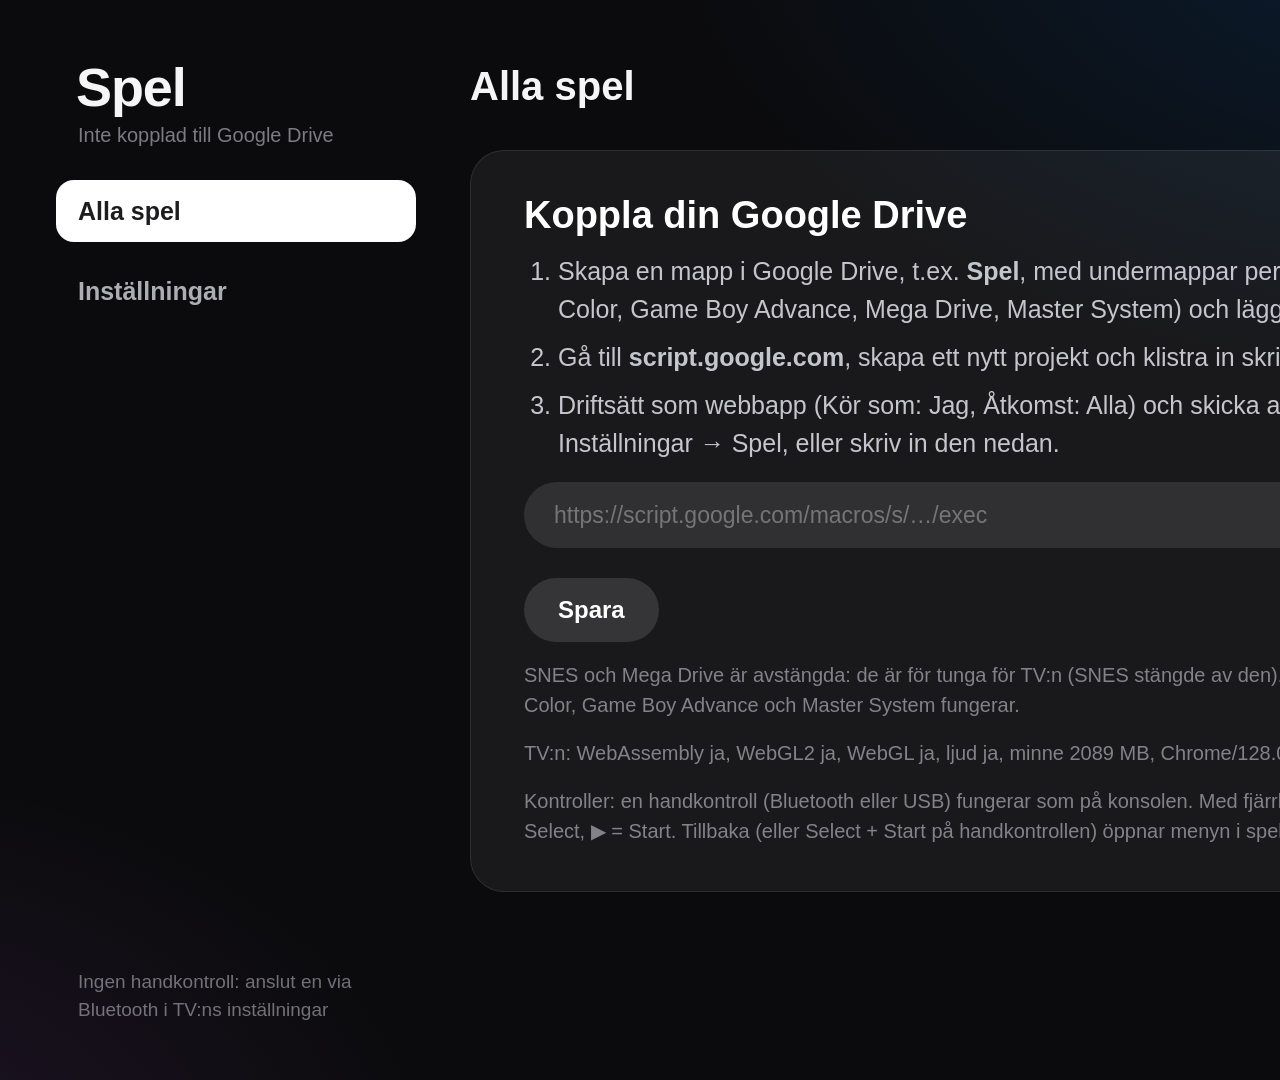
<file: games/index.html>
<!doctype html>
<html lang="sv">
<head>
<meta charset="utf-8">
<meta name="viewport" content="width=1920, height=1080">
<title>Spel</title>
<link rel="stylesheet" href="style.css">
</head>
<body>
<div id="stage">
  <div id="side"></div>
  <div id="main"><div id="head"></div><div id="grid"></div></div>
  <div id="ask"></div>
  <div id="toast"></div>
</div>
<script src="lib.js"></script>
<script src="play.js"></script>
<script src="app.js"></script>
</body>
</html>
</file>
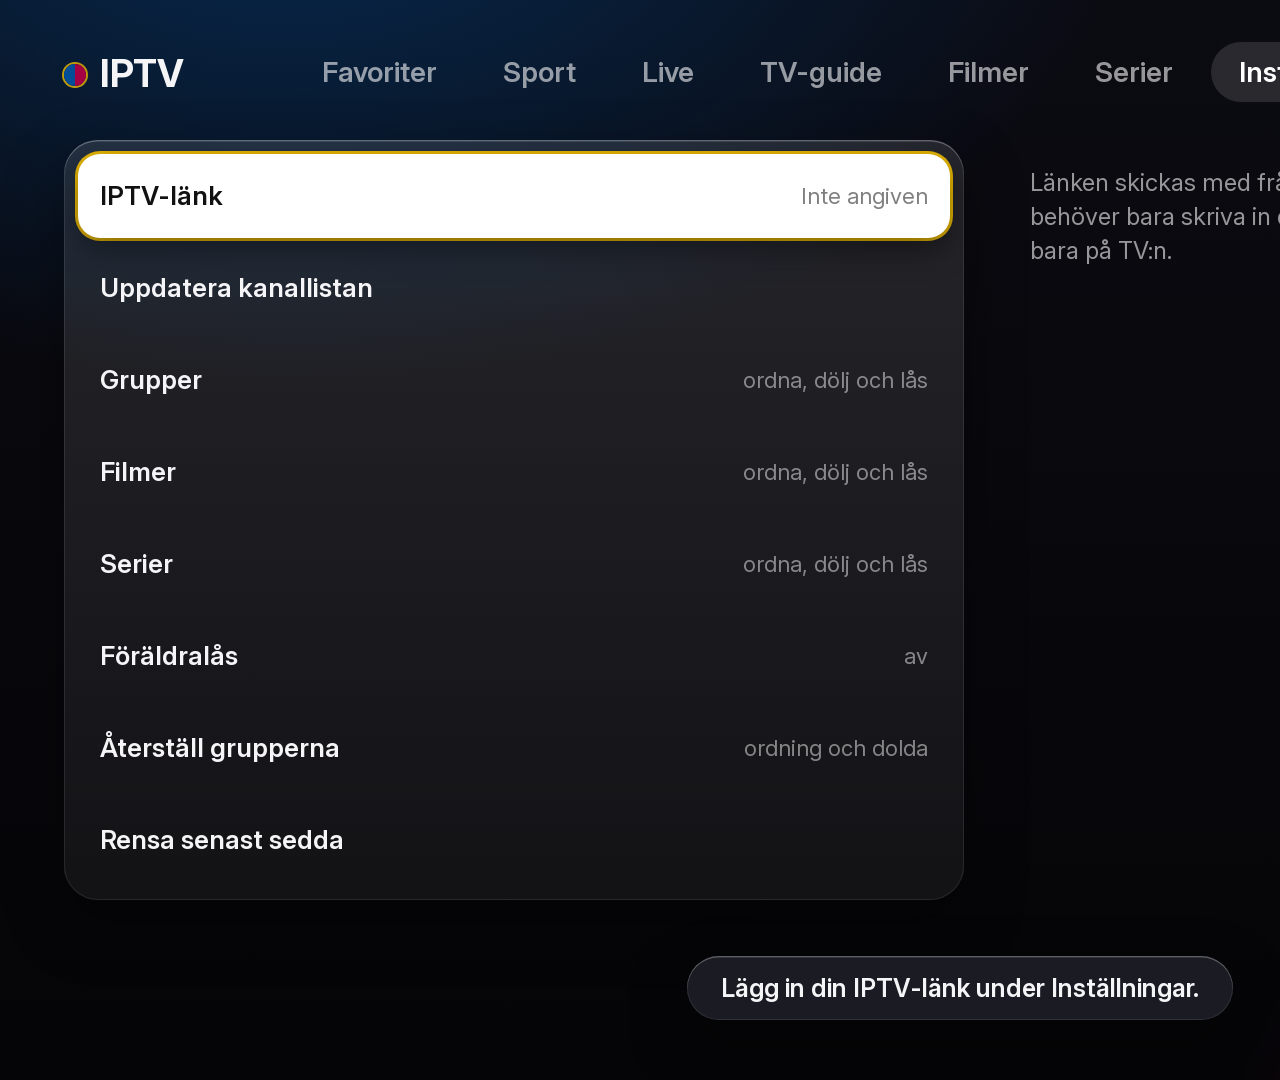
<file: iptv/index.html>
<!doctype html>
<html lang="sv">
<head>
<meta charset="utf-8">
<meta name="viewport" content="width=1920, height=1080">
<title>IPTV</title>
<link rel="stylesheet" href="style.css">
</head>
<body>
<div id="bg"></div>
<div id="top">
  <div id="brand"><span class="dot"></span>IPTV</div>
  <div id="tabs"></div>
  <div id="clock"></div>
</div>
<div id="main"></div>
<div id="overlay"></div>
<div id="toast" class="glass"></div>
<script src="lang.js"></script>
<script src="store.js"></script>
<script src="api.js"></script>
<script src="mkv.js"></script>
<script src="ts.js"></script>
<script src="player.js"></script>
<script src="app.js"></script>
<script src="lock.js"></script>
<script src="epg.js"></script>
<script src="sport.js"></script>
<script src="search.js"></script>
<script src="main.js"></script>
</body>
</html>
</file>
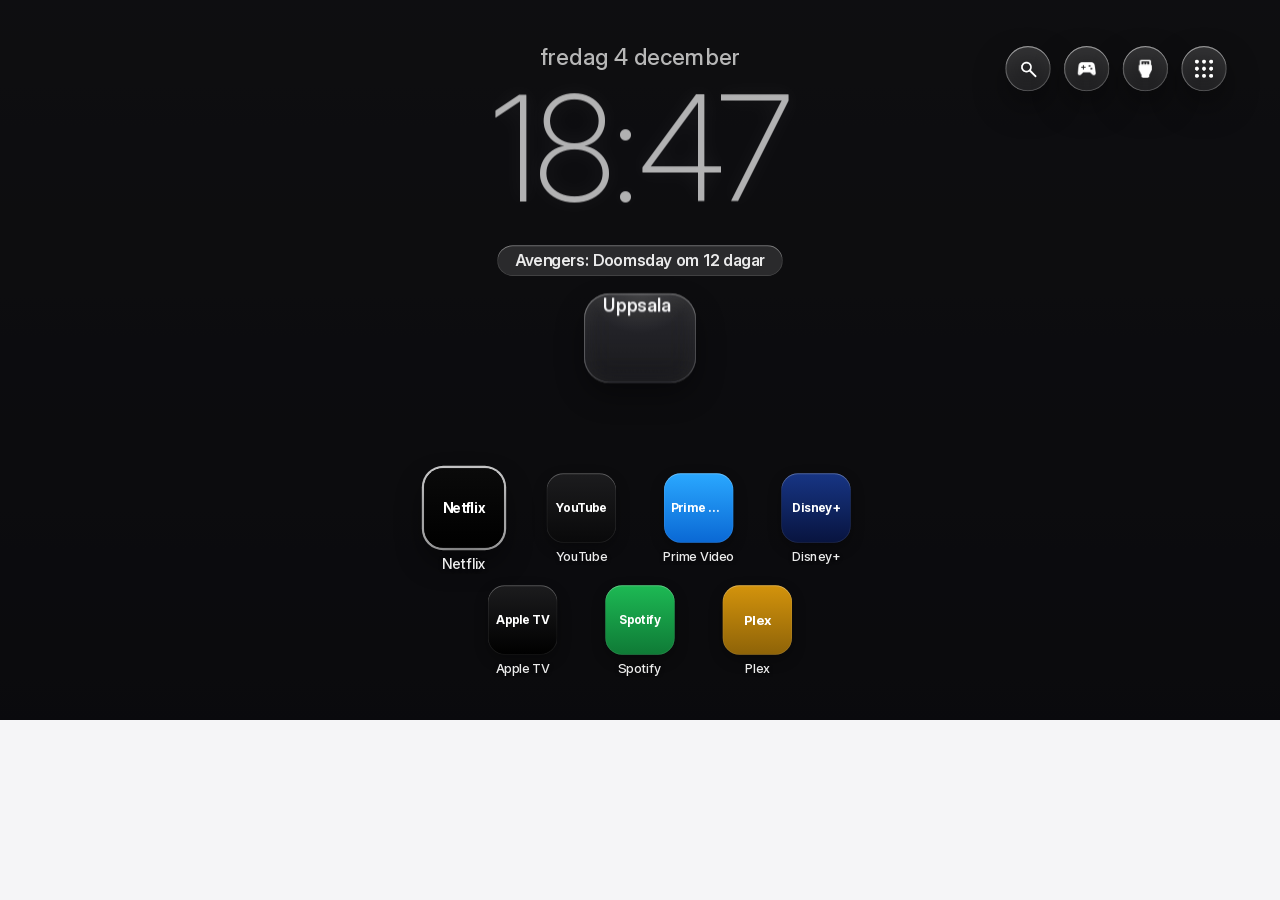
<file: kompis/index.html>
<!doctype html>
<html lang="en">
<head>
<meta charset="utf-8">
<meta name="viewport" content="width=1920, height=1080">
<title>Free My TV</title>
<link rel="stylesheet" href="home.css">
<link rel="stylesheet" href="ios.css">
<link rel="stylesheet" href="festive.css">
<link rel="stylesheet" href="iptv.css">
<link rel="stylesheet" href="search.css">
<link rel="stylesheet" href="dance.css">
<link rel="stylesheet" href="rush.css">
</head>
<body>
<script>
  // The look the home screen last had, before anything is drawn, so a night start doesn't flash the day one first.
  try {
    if (localStorage.getItem('fmtv.night') === 'true') {
      document.documentElement.style.background = '#0B0B0D';
      document.body.className = 'night';
    }
  } catch (e) {}
</script>
<div id="stage">
  <div id="sky" class="layer">
    <div class="grad day"></div>
    <div class="grad night"></div>
    <canvas id="bgA" width="48" height="27"></canvas>
    <canvas id="bgB" width="48" height="27"></canvas>
    <div class="veil"></div>
    <div class="lift"></div>
  </div>
  <div id="home" class="layer">
    <div id="top" class="layer">
      <h1 id="title"></h1>
      <div id="tabs"></div>
      <div id="quotes"></div>
      <div id="buttons"></div>
      <div id="cards"></div>
      <div id="clock"><span class="time"></span><span class="date"></span></div>
    </div>
    <div id="platter"></div>
    <div id="tiles"></div>
  </div>
  <div id="drawer" class="layer"></div>
  <div id="apps" class="layer sheet"><h2></h2><div class="grid"></div></div>
  <div id="settings" class="layer sheet"><div class="box"></div></div>
  <div id="shelfedit" class="layer sheet"><div class="box"></div></div>
  <div id="langpick" class="layer sheet"><div class="box"></div></div>
  <div id="citypick" class="layer sheet"><div class="box"></div></div>
  <div id="keypick" class="layer sheet"><div class="box"></div></div>
  <div id="about" class="layer sheet"><div class="box"></div></div>
  <div id="picker" class="layer sheet"><div class="box"></div></div>
  <div id="search" class="layer"></div>
  <div id="dim" class="layer"></div>
  <div id="ambient" class="layer"></div>
  <div id="saver" class="layer"></div>
  <div id="toast"></div>
</div>
<script src="config.js"></script>
<script src="coins.js"></script>
<script src="i18n.js"></script>
<script src="strings.js"></script>
<script src="tv.js"></script>
<script src="zones.js"></script>
<script src="data.js"></script>
<script src="weatherbg.js"></script>
<script src="festive.js"></script>
<script src="home.js"></script>
<script src="barca.js"></script>
<script src="iptv.js"></script>
<script src="search.js"></script>
<script src="dance.js"></script>
<script src="rush.js"></script>
</body>
</html>
</file>
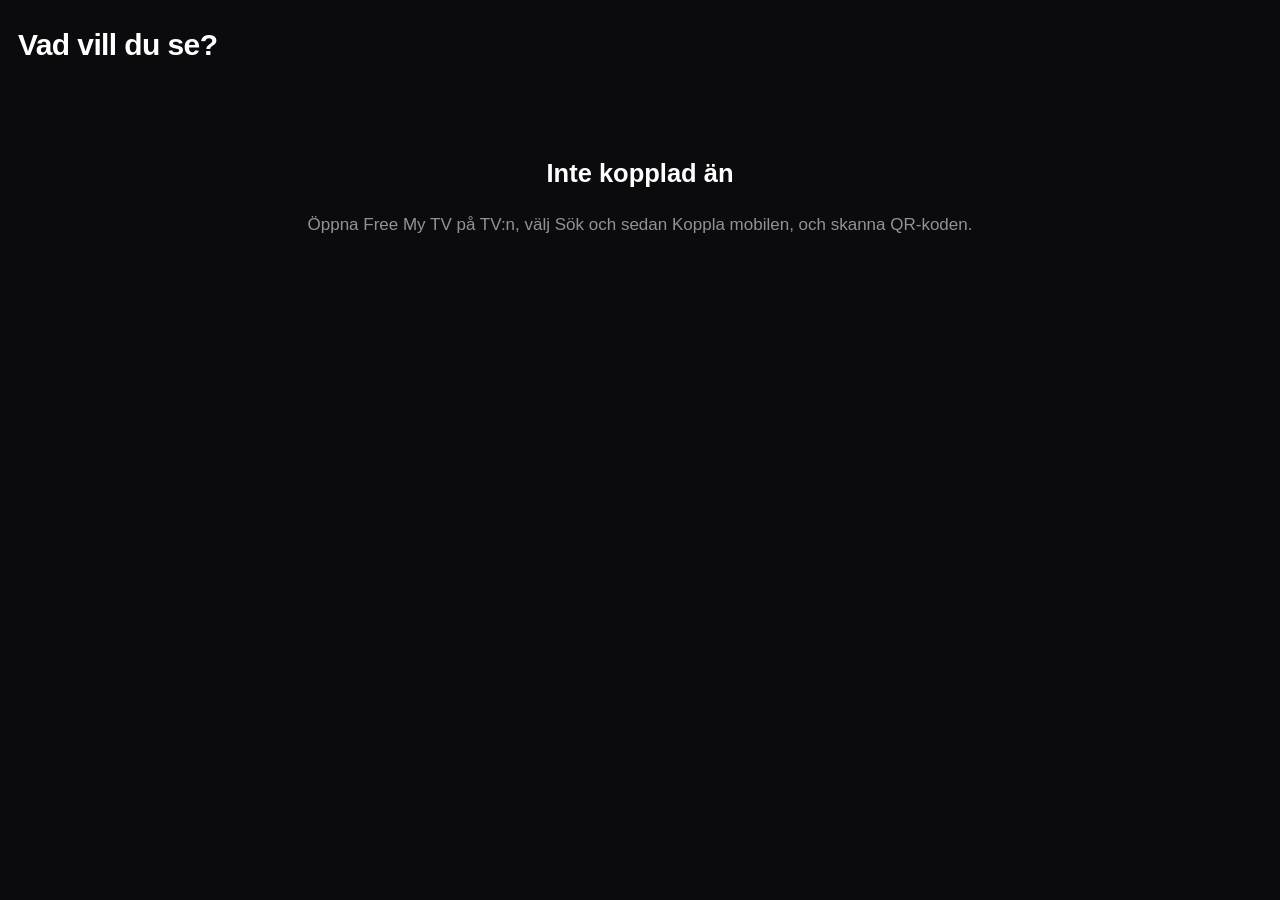
<file: phone/index.html>
<!doctype html>
<html lang="sv">
<head>
<meta charset="utf-8">
<meta name="viewport" content="width=device-width, initial-scale=1, viewport-fit=cover">
<meta name="theme-color" content="#0B0B0D">
<meta name="apple-mobile-web-app-capable" content="yes">
<meta name="apple-mobile-web-app-status-bar-style" content="black-translucent">
<meta name="apple-mobile-web-app-title" content="Free My TV">
<title>Free My TV · Sök</title>
<!--
  The phone side of Free My TV's search (tv/search.js): opened from the QR code on the TV, which puts the TV's secret
  topic after the #. What's said here goes to the TV through ntfy.sh (topic-tv); the TV answers with the titles it found
  and where each one is (topic-ph), and a tap here opens it on the TV. Nothing is kept anywhere but this phone and the TV.
  Every TV scanned is kept here (fmtv.tvs): chips pick the one to search on, and "Samma inställningar på alla TV:ar"
  fetches one TV's settings (getprefs) and sends them to the others (setprefs, kept 12 hours by ntfy for a TV that's off).
-->
<style>
  :root { color-scheme: dark; --bg: #0B0B0D; --card: #1C1C1E; --line: rgba(255,255,255,0.1); --dim: rgba(235,235,245,0.6); --accent: #FFD60A; }
  * { box-sizing: border-box; -webkit-tap-highlight-color: transparent; }
  body { margin: 0; background: var(--bg); color: #fff; font: 17px/1.4 -apple-system, BlinkMacSystemFont, 'SF Pro Text', 'Segoe UI', Roboto, sans-serif;
    padding: max(18px, env(safe-area-inset-top)) 18px max(24px, env(safe-area-inset-bottom)); }
  h1 { font-size: 30px; margin: 6px 0 2px; letter-spacing: -0.02em; }
  .state { font-size: 14px; color: var(--dim); }
  .state b { color: #30D158; font-weight: 600; }
  .state.off b { color: #FF453A; }
  .mic { display: block; margin: 28px auto 12px; width: 132px; height: 132px; border-radius: 50%; border: 0; background: #fff; color: #0B0B0D;
    box-shadow: 0 16px 40px rgba(0,0,0,0.5); font-size: 0; position: relative; }
  .mic svg { width: 56px; height: 56px; }
  .mic.on { background: #FF453A; color: #fff; animation: pulse 1.2s infinite; }
  @keyframes pulse { 0% { box-shadow: 0 0 0 0 rgba(255,69,58,0.55); } 100% { box-shadow: 0 0 0 28px rgba(255,69,58,0); } }
  .heard { text-align: center; min-height: 26px; font-size: 19px; color: var(--dim); margin-bottom: 10px; }
  .langs { display: flex; justify-content: center; gap: 8px; margin-bottom: 18px; }
  .langs button { border: 0; border-radius: 16px; padding: 6px 14px; font-size: 14px; font-weight: 600; background: var(--card); color: var(--dim); }
  .langs button.on { background: #fff; color: #0B0B0D; }
  form { display: flex; gap: 8px; }
  input { flex: 1; min-width: 0; border: 0; border-radius: 14px; padding: 14px 16px; font-size: 17px; background: var(--card); color: #fff; outline: 0; }
  form button, .btn { border: 0; border-radius: 14px; padding: 0 18px; font-size: 16px; font-weight: 600; background: #fff; color: #0B0B0D; }
  .say { margin: 20px 2px 8px; font-size: 17px; color: var(--accent); min-height: 24px; }
  .say.plain { color: var(--dim); }
  .res { display: flex; gap: 14px; padding: 14px 0; border-top: 1px solid var(--line); }
  .res img, .res .ph { width: 74px; height: 111px; border-radius: 10px; object-fit: cover; background: var(--card); flex: none; }
  .res .t { font-weight: 700; font-size: 18px; }
  .res .m { font-size: 14px; color: var(--dim); margin-bottom: 8px; }
  .chips { display: flex; flex-wrap: wrap; gap: 7px; }
  .chips button { border: 0; border-radius: 15px; padding: 7px 12px; font-size: 14px; font-weight: 600; background: #2C2C2E; color: #fff; }
  .chips button:active { background: #fff; color: #0B0B0D; }
  .chips button.save { background: rgba(255, 214, 10, 0.18); color: #FFD60A; }
  .wide.later { color: #FFD60A; }
  .empty { text-align: center; color: var(--dim); margin-top: 40px; }
  details { margin-top: 34px; border-top: 1px solid var(--line); padding-top: 14px; color: var(--dim); font-size: 15px; }
  summary { font-weight: 600; color: #fff; font-size: 16px; }
  details p { margin: 10px 0; }
  details form { margin-top: 8px; }
  .tvs { display: flex; flex-wrap: wrap; gap: 7px; margin: 10px 0 0; }
  .tvs button { border: 0; border-radius: 15px; padding: 6px 13px; font-size: 14px; font-weight: 600; background: var(--card); color: var(--dim); }
  .tvs button.on { background: #fff; color: #0B0B0D; }
  .sync { margin-top: 30px; border-top: 1px solid var(--line); padding-top: 14px; font-size: 15px; color: var(--dim); }
  .sync h2 { color: #fff; font-size: 19px; margin: 0 0 6px; }
  .sync p { margin: 8px 0; }
  .tvrow { display: flex; align-items: center; gap: 12px; padding: 11px 2px; border-top: 1px solid var(--line); color: #fff; font-size: 16px; }
  .tvrow input { width: 22px; height: 22px; flex: none; accent-color: #30D158; }
  .tvrow .n { flex: 1; min-width: 0; }
  .tvrow .s { display: block; font-size: 13px; color: var(--dim); }
  .tvrow .dot { width: 9px; height: 9px; border-radius: 50%; background: #48484A; flex: none; }
  .tvrow .dot.on { background: #30D158; }
  .tvrow .ren { border: 0; background: none; color: var(--dim); font-size: 14px; padding: 4px; }
  .wide { display: block; width: 100%; height: 48px; margin-top: 10px; border: 0; border-radius: 14px; font-size: 16px; font-weight: 600; background: #2C2C2E; color: #fff; }
  .wide.go { background: #fff; color: #0B0B0D; }
  .wide:disabled { opacity: 0.4; }
  .snap { margin: 10px 0 0; padding: 12px 14px; border-radius: 14px; background: var(--card); color: #fff; font-size: 14px; }
  .snap .s { color: var(--dim); }
  .pair { text-align: center; margin-top: 80px; color: var(--dim); }
  .pair h2 { color: #fff; }
</style>
</head>
<body>
<h1>Vad vill du se?</h1>
<div class="state" id="state">Ansluter till TV:n…</div>
<div class="tvs" id="tvs" hidden></div>

<div id="app">
  <button class="mic" id="mic" aria-label="Prata">
    <svg viewBox="0 0 24 24" fill="currentColor"><path d="M12 14a3 3 0 0 0 3-3V5a3 3 0 0 0-6 0v6a3 3 0 0 0 3 3zm5-3a5 5 0 0 1-10 0H5a7 7 0 0 0 6 6.93V21h2v-3.07A7 7 0 0 0 19 11h-2z"/></svg>
  </button>
  <div class="heard" id="heard">Tryck och säg en film, en serie eller vad du är sugen på</div>
  <div class="langs" id="langs">
    <button data-l="sv-SE">Svenska</button><button data-l="es-ES">Español</button><button data-l="en-US">English</button>
  </div>
  <form id="ask"><input id="q" placeholder="…eller skriv här" autocomplete="off" enterkeyhint="search"><button>Sök</button></form>
  <button class="wide later" id="later">☆ Titta senare</button>
  <div class="say plain" id="say"></div>
  <div id="list"></div>

  <div class="sync" id="sync">
    <h2>Samma inställningar på alla TV:ar</h2>
    <p>Hämta inställningarna från en TV (TMDB-nyckel, IPTV-länk, Claude, Plex, Stremio och hemskärmen) och skicka dem till de andra.
      Koppla varje TV en gång: Sök → Koppla mobilen på TV:n, och skanna QR-koden.</p>
    <div id="tvlist"></div>
    <button class="wide" id="fetch">Hämta från TV:n</button>
    <div class="snap" id="snap" hidden></div>
    <button class="wide go" id="push" disabled>Skicka till de valda TV:arna</button>
  </div>

  <details>
    <summary>Inställningar</summary>
    <p><b>IPTV-länk.</b> Din M3U-länk eller Xtream-inloggning. Klistra in den här så provas den och sparas på TV:n du har valt ovan
      (Free My TV behöver vara öppen där). Den sparas inte i mobilen.</p>
    <form id="iptvform"><input id="iptv" placeholder="http://…/get.php?username=…" autocomplete="off" autocapitalize="off" spellcheck="false"><button>Skicka</button></form>
    <p><b>Claude-nyckel.</b> Med en egen nyckel från console.anthropic.com förstår sökningen fria önskemål ("något roligt med Adam Sandler").
      Nyckeln skickas direkt till TV:n och sparas bara där.</p>
    <form id="keyform"><input id="key" placeholder="sk-ant-…" autocomplete="off" autocapitalize="off" spellcheck="false"><button>Skicka</button></form>
    <p><b>Spel (Google Drive).</b> Adressen till ditt Drive-skript för Spel-appen (slutar på /exec).</p>
    <form id="gamesform"><input id="games" placeholder="https://script.google.com/macros/s/…/exec" autocomplete="off" autocapitalize="off" spellcheck="false"><button>Skicka</button></form>
    <p>Plex kopplar du på TV:n: Sök → Koppla Plex, och skriv sedan koden på plex.tv/link.</p>
    <p>Free My TV behöver vara öppen på TV:n för att ta emot det du säger.</p>
  </details>
</div>

<div class="pair" id="pair" hidden>
  <h2>Inte kopplad än</h2>
  <p>Öppna Free My TV på TV:n, välj Sök och sedan Koppla mobilen, och skanna QR-koden.</p>
</div>

<script>
(function () {
  'use strict';
  var RELAY = (/[?&]relay=([^&#]+)/.exec(location.search) || [])[1];
  RELAY = RELAY ? decodeURIComponent(RELAY) : 'https://ntfy.sh/';
  var $ = function (id) { return document.getElementById(id); };
  function load(k, d) { try { var v = JSON.parse(localStorage.getItem(k)); return v === null ? d : v; } catch (e) { return d; } }
  function keep(k, v) { try { localStorage.setItem(k, JSON.stringify(v)); } catch (e) {} }

  // Every TV this phone was paired with: [{topic, name, own}] (own: a name given here). The one in use is in the #.
  var OK_TOPIC = /^fmtv-[A-Za-z0-9]{10,}$/;
  var tvs = load('fmtv.tvs', []);
  var topic = (location.hash || '').replace(/^#/, '');
  var before = '';
  try { before = localStorage.getItem('fmtv.topic') || ''; } catch (e) {}
  if (!tvs.length && OK_TOPIC.test(before)) tvs.push({topic: before, name: 'TV'});   // paired before there was a list
  if (!OK_TOPIC.test(topic)) topic = before;
  if (OK_TOPIC.test(topic) && !tvs.some(function (t) { return t.topic === topic; })) tvs.push({topic: topic, name: 'TV ' + (tvs.length + 1)});
  keep('fmtv.tvs', tvs);
  if (!OK_TOPIC.test(topic)) { $('app').hidden = true; $('pair').hidden = false; $('state').textContent = ''; return; }
  try { localStorage.setItem('fmtv.topic', topic); } catch (e) {}
  if (location.hash !== '#' + topic) history.replaceState(null, '', '#' + topic);

  function tvOf(t) { for (var i = 0; i < tvs.length; i++) if (tvs[i].topic === t) return tvs[i]; return null; }
  function nameOf(t) { var x = tvOf(t); return x ? x.name : 'TV:n'; }

  function post(to, body, nocache) {
    return fetch(RELAY + to + '-tv' + (nocache ? '?cache=no' : ''), {method: 'POST', body: body});
  }
  /** To a TV (the one in use unless told): in parts when it's longer than ntfy takes in one message. */
  function send(o, nocache, to) {
    to = to || topic;
    var body = JSON.stringify(o);
    var done = body.length <= 3800 ? post(to, body, nocache) : (function () {
      var id = Math.random().toString(36).slice(2, 10), n = Math.ceil(body.length / 3000), chain = Promise.resolve();
      for (var i = 0; i < n; i++) (function (i) {
        chain = chain.then(function () { return post(to, JSON.stringify({t: 'part', id: id, i: i, n: n, d: body.slice(i * 3000, (i + 1) * 3000)}), nocache); });
      })(i);
      return chain;
    })();
    return done.catch(function () { if (to === topic) state('Kunde inte nå TV:n just nu', true); throw new Error('send'); });
  }
  function state(text, bad) { var s = $('state'); s.className = 'state' + (bad ? ' off' : ''); s.innerHTML = text; }

  var parts = {};
  function joinPart(o) {
    if (!o.id || !(o.n > 0) || o.n > 20) return null;
    var p = parts[o.id] || (parts[o.id] = []);
    p[o.i] = String(o.d || '');
    for (var i = 0; i < o.n; i++) if (p[i] === undefined) return null;
    delete parts[o.id];
    try { return JSON.parse(p.join('')); } catch (e) { return null; }
  }

  // What the TVs say back: all of them on one connection (topicA-ph,topicB-ph).
  var seen = {}, tvSeen = false, results = [];
  var es = new EventSource(RELAY + tvs.map(function (t) { return t.topic + '-ph'; }).join(',') + '/sse');
  es.onopen = function () { if (!tvSeen) state('Väntar på ' + nameOf(topic) + '…'); };
  es.onerror = function () { state('Tappade kontakten, försöker igen…', true); };
  es.onmessage = function (e) {
    var m, o;
    try { m = JSON.parse(e.data); o = JSON.parse(m.message); } catch (x) { return; }
    if (o && o.t === 'part') o = joinPart(o);
    if (!o || !o.t) return;
    var from = String(m.topic || '').replace(/-ph$/, ''), tv = tvOf(from);
    if (!tv) return;
    seen[from] = true;
    if (o.tv && !tv.own && tv.name !== o.tv) { tv.name = o.tv; keep('fmtv.tvs', tvs); }
    drawTvs();
    if (o.t === 'prefs') { gotSnap(from, o.s); return; }
    if (o.saved) { savedOn.push(o.say); drawSnap(sentText); }
    if (from !== topic) return;   // the rest is about the search on the TV in use
    tvSeen = true;
    state('<b>●</b> Ansluten till ' + nameOf(topic));
    if (o.t === 'note') { if (!o.saved) say(o.say, false); }
    else if (o.t === 'busy') { say(o.say || 'Letar…', false); }
    else if (o.t === 'res') { results = o.items || []; say(o.say || (results.length ? '' : 'Hittade inget.'), true); draw(); }
  };
  setTimeout(function () { tvs.forEach(function (t) { send({t: 'hello'}, true, t.topic).catch(function () {}); }); }, 800);
  setTimeout(function () { if (!tvSeen) state(nameOf(topic) + ' svarar inte. Är Free My TV öppen?', true); }, 9000);

  // The TV in use (chips when there are more than one).
  function use(t) {
    if (t === topic) return;
    topic = t; tvSeen = !!seen[t]; results = []; draw(); say('', false);
    try { localStorage.setItem('fmtv.topic', topic); } catch (e) {}
    history.replaceState(null, '', '#' + topic);
    state(seen[t] ? '<b>●</b> Ansluten till ' + nameOf(t) : 'Väntar på ' + nameOf(t) + '…');
    send({t: 'hello'}, true).catch(function () {});
    drawTvs();
  }

  // MARK: The same settings on all the TVs
  var snap = load('fmtv.snap', null), chosen = load('fmtv.sendTo', {});
  var savedOn = [], sentText = '';
  function sync(text) { var b = $('snap'); b.hidden = false; drawSnap(text); }

  function drawTvs() {
    var bar = $('tvs');
    bar.hidden = tvs.length < 2;
    bar.innerHTML = '';
    tvs.forEach(function (t) {
      var b = document.createElement('button');
      b.textContent = t.name; b.className = t.topic === topic ? 'on' : '';
      b.onclick = function () { use(t.topic); };
      bar.appendChild(b);
    });
    var list = $('tvlist');
    list.innerHTML = '';
    tvs.forEach(function (t) {
      var row = document.createElement('label'); row.className = 'tvrow';
      var c = document.createElement('input'); c.type = 'checkbox';
      var source = snap && snap.topic === t.topic;
      c.checked = !source && chosen[t.topic] !== false;
      c.disabled = !!source;
      c.onchange = function () { chosen[t.topic] = c.checked; keep('fmtv.sendTo', chosen); drawSnap(); };
      row.appendChild(c);
      var n = document.createElement('span'); n.className = 'n'; n.textContent = t.name;
      var sub = document.createElement('span'); sub.className = 's';
      sub.textContent = source ? 'Inställningarna kommer härifrån' : (t.topic === topic ? 'Den du söker på' : '');
      n.appendChild(sub);
      row.appendChild(n);
      var d = document.createElement('span'); d.className = 'dot' + (seen[t.topic] ? ' on' : ''); d.title = seen[t.topic] ? 'Free My TV är öppen' : 'Inte hörd av';
      row.appendChild(d);
      var r = document.createElement('button'); r.className = 'ren'; r.textContent = 'Byt namn';
      r.onclick = function (e) {
        e.preventDefault();
        var v = prompt('Namn på TV:n', t.name);
        if (v && v.trim()) { t.name = v.trim(); t.own = true; keep('fmtv.tvs', tvs); drawTvs(); drawSnap(); }
      };
      row.appendChild(r);
      list.appendChild(row);
    });
    $('fetch').textContent = 'Hämta från ' + nameOf(topic);
  }

  function targets() { return tvs.filter(function (t) { return (!snap || t.topic !== snap.topic) && chosen[t.topic] !== false; }); }

  function drawSnap(text) {
    var b = $('snap');
    $('push').disabled = !snap || !targets().length;
    if (!snap && !text) { b.hidden = true; return; }
    b.hidden = false;
    b.innerHTML = '';
    if (snap) {
      var s = snap.s, p = s.prefs || {}, have = [];
      if (p.tmdbKey) have.push('TMDB-nyckel');
      if (p.iptv) have.push('IPTV-länk');
      if (s.claude) have.push('Claude');
      if (s.plex) have.push('Plex');
      if (s.stremio) have.push('Stremio');
      have.push('hemskärmen' + (p.shelf ? ' med ' + p.shelf.length + ' favoritappar' : ''));
      var when = new Date(s.at), d = document.createElement('div');
      d.textContent = 'Från ' + nameOf(snap.topic) + ', hämtad ' + when.toLocaleString('sv-SE', {day: 'numeric', month: 'short', hour: '2-digit', minute: '2-digit'}) + ': ' + have.join(', ') + '.';
      b.appendChild(d);
    }
    if (text) { var t = document.createElement('div'); t.className = 's'; t.style.marginTop = '6px'; t.textContent = text; b.appendChild(t); }
    savedOn.forEach(function (line) { var k = document.createElement('div'); k.style.marginTop = '6px'; k.textContent = '✓ ' + line; b.appendChild(k); });
  }

  var asked = null;
  function gotSnap(from, s) {
    if (!s || s.v !== 1) return;
    if (asked !== from) return;   // only an answer to "Hämta"
    asked = null; savedOn = []; sentText = '';
    snap = {topic: from, s: s};
    keep('fmtv.snap', snap);
    drawTvs();
    drawSnap('Välj TV:arna och tryck Skicka.');
  }

  $('fetch').onclick = function () {
    asked = topic;
    sync('Frågar ' + nameOf(topic) + '…');
    send({t: 'getprefs'}, true).catch(function () {});
    setTimeout(function () { if (asked === topic) { asked = null; drawSnap(nameOf(topic) + ' svarade inte. Free My TV behöver vara öppen där.'); } }, 10000);
  };

  $('push').onclick = function () {
    var to = targets();
    if (!snap || !to.length) return;
    var s = JSON.parse(JSON.stringify(snap.s));
    s.at = Date.now();   // a new sending: also taken by a TV that took these settings before
    s.from = nameOf(snap.topic);
    $('push').disabled = true;
    savedOn = []; sentText = '';
    drawSnap('Skickar…');
    Promise.all(to.map(function (t) {
      return send({t: 'setprefs', s: s}, false, t.topic).then(function () { return t.name; }, function () { return null; });
    })).then(function (names) {
      var ok = names.filter(Boolean);
      drawSnap(sentText = ok.length ? 'Skickat till ' + ok.join(' och ') + '. En TV med Free My TV öppen tar dem direkt och startar om; '
        + 'en som är avstängd får dem när Free My TV startar (inom 12 timmar).' : 'Det gick inte att skicka. Har mobilen internet?');
    });
  };

  drawTvs();
  drawSnap();

  function say(text, claude) { var s = $('say'); s.textContent = text || ''; s.className = 'say' + (claude ? '' : ' plain'); }

  function draw() {
    var list = $('list');
    list.innerHTML = '';
    results.forEach(function (r, i) {
      var row = document.createElement('div'); row.className = 'res';
      var img;
      if (r.p) { img = document.createElement('img'); img.src = 'https://image.tmdb.org/t/p/w185' + r.p; img.alt = ''; }
      else { img = document.createElement('div'); img.className = 'ph'; }
      row.appendChild(img);
      var b = document.createElement('div');
      var t = document.createElement('div'); t.className = 't'; t.textContent = r.n; b.appendChild(t);
      var m = document.createElement('div'); m.className = 'm'; m.textContent = (r.y || '') + (r.k === 'tv' ? ' · Serie' : ' · Film'); b.appendChild(m);
      var chips = document.createElement('div'); chips.className = 'chips';
      (r.s || []).forEach(function (label, j) {
        var c = document.createElement('button'); c.textContent = label;
        if (/^[☆★]/.test(label)) c.className = 'save';
        c.onclick = function () { send({t: 'open', r: i, s: j}); say(/^☆/.test(label) ? 'Sparar i Titta senare…' : /^★/.test(label) ? 'Tar bort från Titta senare…' : 'Öppnar ' + label.split(' · ')[0] + ' på TV:n…', false); };
        chips.appendChild(c);
      });
      if (!(r.s || []).length) { var w = document.createElement('div'); w.className = 'm'; w.textContent = 'Letar var den finns…'; chips.appendChild(w); }
      b.appendChild(chips);
      row.appendChild(b);
      list.appendChild(row);
    });
  }

  function ask(text) {
    text = (text || '').trim();
    if (!text) return;
    results = []; draw();
    say('Skickar till TV:n…', false);
    send({t: 'ask', q: text});
  }
  $('ask').onsubmit = function (e) { e.preventDefault(); var q = $('q'); ask(q.value); q.blur(); };
  $('later').onclick = function () { send({t: 'later'}); say('Hämtar Titta senare på TV:n…', false); };
  $('keyform').onsubmit = function (e) {
    e.preventDefault();
    var k = $('key').value.replace(/\s+/g, '');
    if (!/^sk-ant-/.test(k)) { say('Det ser inte ut som en Claude-nyckel.', false); return; }
    send({t: 'key', claude: k}, true);
    $('key').value = '';
    say('Nyckeln skickades till TV:n…', false);
  };

  $('iptvform').onsubmit = function (e) {
    e.preventDefault();
    var u = $('iptv').value.replace(/\s+/g, '');
    if (!/^https?:\/\/[^\s\/]+/i.test(u)) { say('Länken ska börja med http:// eller https://.', false); return; }
    send({t: 'iptv', link: u}, true).catch(function () {});
    $('iptv').value = '';
    say('IPTV-länken skickades till ' + nameOf(topic) + '…', false);
  };

  $('gamesform').onsubmit = function (e) {
    e.preventDefault();
    var u = $('games').value.trim();
    if (!/^https:\/\/script\.google\.com\/.+\/exec/.test(u)) { say('Adressen ska börja med https://script.google.com/ och sluta på /exec.', false); return; }
    send({t: 'games', url: u}, true);
    $('games').value = '';
    say('Spellänken skickades till TV:n…', false);
  };

  // Speech: the phone's own recognition, in the language picked (kept).
  var lang = 'sv-SE';
  try { lang = localStorage.getItem('fmtv.lang') || 'sv-SE'; } catch (e) {}
  function drawLangs() { Array.prototype.forEach.call($('langs').children, function (b) { b.className = b.getAttribute('data-l') === lang ? 'on' : ''; }); }
  Array.prototype.forEach.call($('langs').children, function (b) {
    b.onclick = function () { lang = b.getAttribute('data-l'); try { localStorage.setItem('fmtv.lang', lang); } catch (e) {} drawLangs(); };
  });
  drawLangs();

  var SR = window.SpeechRecognition || window.webkitSpeechRecognition, rec = null, heard = '';
  if (!SR) {
    $('mic').onclick = function () { $('q').focus(); };
    $('heard').textContent = 'Använd mikrofonen på tangentbordet och tryck Sök';
  } else {
    $('mic').onclick = function () {
      if (rec) { rec.stop(); return; }
      rec = new SR();
      rec.lang = lang; rec.interimResults = true; rec.maxAlternatives = 1; rec.continuous = false;
      heard = '';
      $('mic').className = 'mic on';
      $('heard').textContent = 'Lyssnar…';
      rec.onresult = function (e) {
        var s = '';
        for (var i = 0; i < e.results.length; i++) s += e.results[i][0].transcript;
        heard = s; $('heard').textContent = '"' + s + '"';
      };
      rec.onerror = function (e) { $('heard').textContent = e.error === 'not-allowed' ? 'Mikrofonen är inte tillåten för sidan' : 'Hörde inget, försök igen'; };
      rec.onend = function () { $('mic').className = 'mic'; rec = null; if (heard) { $('q').value = heard; ask(heard); } };
      rec.start();
    };
  }
})();
</script>
</body>
</html>
</file>
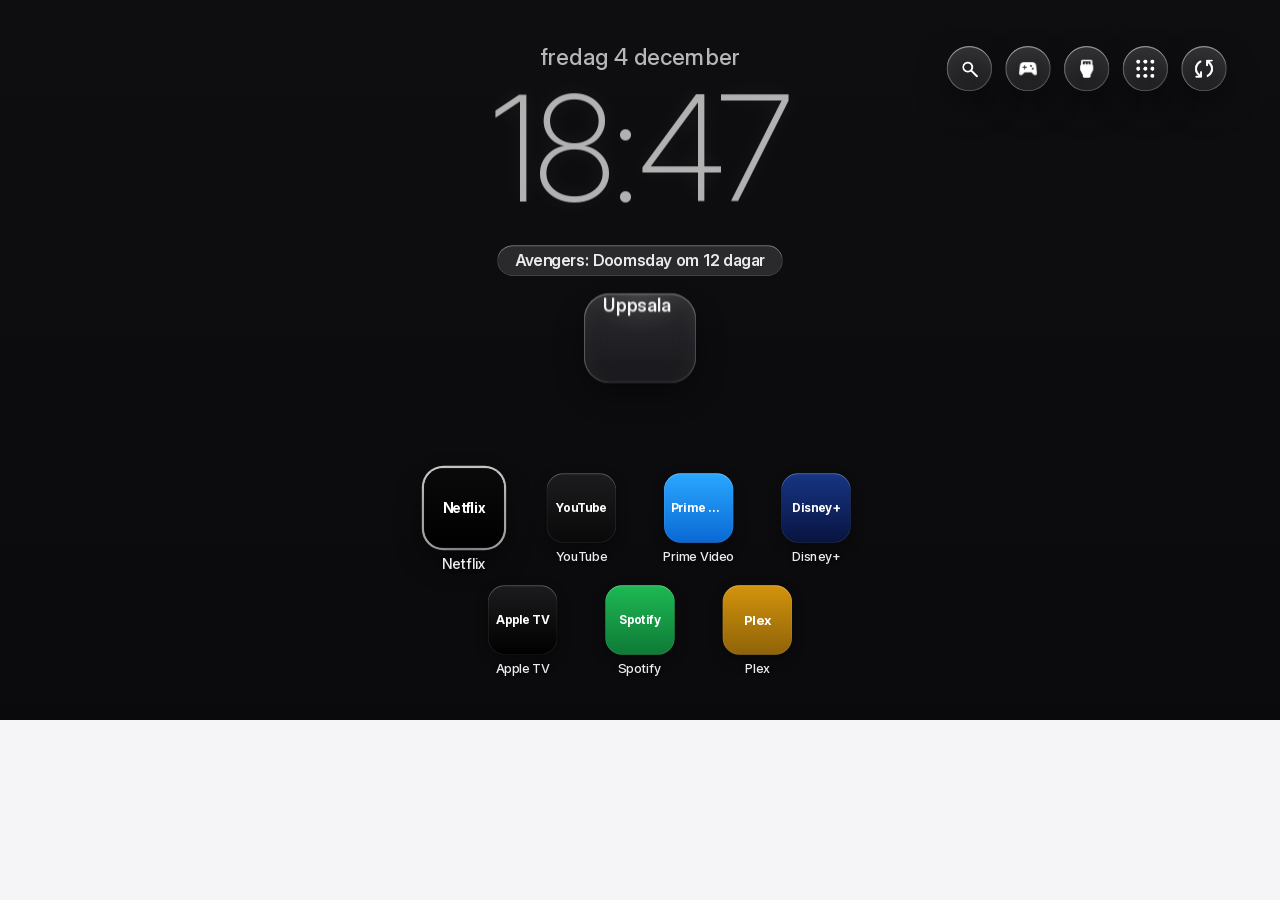
<file: tv/index.html>
<!doctype html>
<html lang="en">
<head>
<meta charset="utf-8">
<meta name="viewport" content="width=1920, height=1080">
<title>Free My TV</title>
<link rel="stylesheet" href="home.css">
<link rel="stylesheet" href="ios.css">
<link rel="stylesheet" href="festive.css">
<link rel="stylesheet" href="iptv.css">
<link rel="stylesheet" href="search.css">
<link rel="stylesheet" href="dance.css">
<link rel="stylesheet" href="rush.css">
<link rel="stylesheet" href="holo.css">
<link rel="stylesheet" href="holo4.css">
<link rel="stylesheet" href="orti3d.css">
</head>
<body>
<script>
  // The look the home screen last had, before anything is drawn, so a night start doesn't flash the day one first.
  try {
    if (localStorage.getItem('fmtv.night') === 'true') {
      document.documentElement.style.background = '#0B0B0D';
      document.body.className = 'night';
    }
  } catch (e) {}
  // Kontrollrum v4 valt (utan filmtips): bara rummets mörka bakgrund tills holo4.js startar med sin startsekvens, så att
  // standardutseendet inte syns först. Kommer v4 inte igång (fil som inte laddas) visas startsidan ändå efter 8 s.
  try {
    var fmtvPrefs = JSON.parse(localStorage.getItem('fmtv.prefs') || '{}') || {};
    if (fmtvPrefs.look === 'v4' && fmtvPrefs.picksOn !== true) {
      document.documentElement.style.background = '#020507';
      document.body.className += (document.body.className ? ' ' : '') + 'v4-pre';
      setTimeout(function () { document.body.className = document.body.className.replace(/(^|\s)v4-pre(\s|$)/g, ' '); }, 8000);
    }
  } catch (e) {}
</script>
<div id="stage">
  <div id="sky" class="layer">
    <div class="grad day"></div>
    <div class="grad night"></div>
    <canvas id="bgA" width="48" height="27"></canvas>
    <canvas id="bgB" width="48" height="27"></canvas>
    <div class="veil"></div>
    <div class="lift"></div>
  </div>
  <div id="home" class="layer">
    <div id="top" class="layer">
      <h1 id="title"></h1>
      <div id="tabs"></div>
      <div id="quotes"></div>
      <div id="buttons"></div>
      <div id="cards"></div>
      <div id="clock"><span class="time"></span><span class="date"></span></div>
    </div>
    <div id="platter"></div>
    <div id="tiles"></div>
  </div>
  <div id="drawer" class="layer"></div>
  <div id="apps" class="layer sheet"><h2></h2><div class="grid"></div></div>
  <div id="settings" class="layer sheet"><div class="box"></div></div>
  <div id="shelfedit" class="layer sheet"><div class="box"></div></div>
  <div id="langpick" class="layer sheet"><div class="box"></div></div>
  <div id="citypick" class="layer sheet"><div class="box"></div></div>
  <div id="keypick" class="layer sheet"><div class="box"></div></div>
  <div id="about" class="layer sheet"><div class="box"></div></div>
  <div id="picker" class="layer sheet"><div class="box"></div></div>
  <div id="search" class="layer"></div>
  <div id="dim" class="layer"></div>
  <div id="ambient" class="layer"></div>
  <div id="saver" class="layer"></div>
  <div id="toast"></div>
</div>
<script src="config.js"></script>
<script src="coins.js"></script>
<script src="i18n.js"></script>
<script src="strings.js"></script>
<script src="tv.js"></script>
<script src="zones.js"></script>
<script src="data.js"></script>
<script src="weatherbg.js"></script>
<script src="festive.js"></script>
<script src="home.js"></script>
<script src="barca.js"></script>
<script src="iptv.js"></script>
<script src="search.js"></script>
<script src="dance.js"></script>
<script src="rush.js"></script>
<script src="holo.js"></script>
<script src="holo4.js"></script>
<script src="orti3d.js"></script>
<script src="ortihud.js"></script>
</body>
</html>
</file>
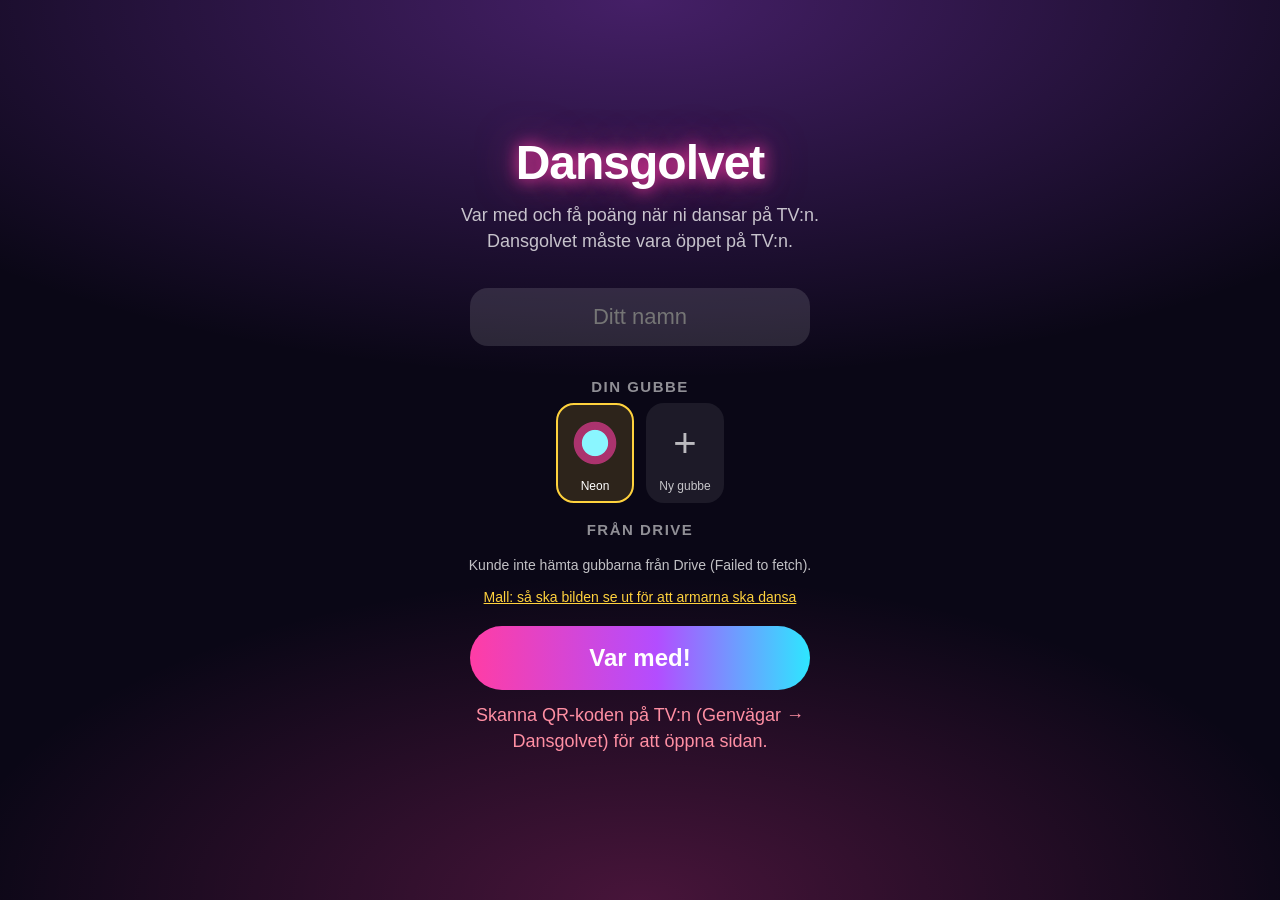
<file: phone/dance.html>
<!doctype html>
<html lang="sv">
<head>
<meta charset="utf-8">
<meta name="viewport" content="width=device-width, initial-scale=1, viewport-fit=cover, user-scalable=no">
<meta name="theme-color" content="#0A0716">
<title>Dansgolvet</title>
<style>
  * { box-sizing: border-box; -webkit-tap-highlight-color: transparent; }
  html, body { margin: 0; height: 100%; background: #0A0716; color: #fff; font-family: -apple-system, 'Inter', 'Helvetica Neue', Arial, sans-serif; }
  body { display: flex; flex-direction: column; align-items: center; justify-content: center; text-align: center; padding: 28px 22px calc(28px + env(safe-area-inset-bottom));
    background: radial-gradient(120% 70% at 50% 0%, rgba(179, 77, 255, 0.35), transparent 60%), radial-gradient(90% 60% at 50% 100%, rgba(255, 61, 165, 0.25), transparent 60%), #0A0716; }
  body.me { background: radial-gradient(120% 70% at 50% 0%, var(--c), transparent 62%), #0A0716; }
  h1 { margin: 0; font-size: 48px; font-weight: 800; letter-spacing: -1px; text-shadow: 0 0 16px #FF3DA5, 0 0 40px rgba(255, 61, 165, 0.6); }
  p { margin: 12px 0; font-size: 18px; line-height: 26px; color: rgba(255, 255, 255, 0.75); max-width: 360px; }
  input { width: 100%; max-width: 340px; height: 58px; margin: 22px 0 14px; padding: 0 20px; border-radius: 18px; border: 0; outline: 0;
    background: rgba(255, 255, 255, 0.12); color: #fff; font-size: 22px; text-align: center; }
  button { width: 100%; max-width: 340px; height: 64px; margin-top: 10px; border: 0; border-radius: 32px; color: #fff; font-size: 24px; font-weight: 800;
    background: linear-gradient(90deg, #FF3DA5, #B34DFF 55%, #2EE6FF); }
  button.ghost { background: rgba(255, 255, 255, 0.12); font-weight: 600; font-size: 20px; height: 54px; }
  .hide { display: none !important; }
  .big { font-size: 64px; font-weight: 900; margin: 18px 0 6px; min-height: 80px; }
  .g4 { color: var(--c, #FFD23D); text-shadow: 0 0 20px var(--c, #FFD23D); }
  .g3 { color: #fff; } .g2 { color: #9BE7FF; } .g1 { color: #C8C8D8; } .g0 { color: rgba(255, 255, 255, 0.4); }
  .score { font-size: 30px; font-weight: 800; }
  .move { font-size: 22px; font-weight: 600; color: rgba(255, 255, 255, 0.7); min-height: 30px; }
  .badge { display: inline-block; padding: 8px 18px; border-radius: 20px; background: rgba(0, 0, 0, 0.35); font-size: 16px; color: rgba(255, 255, 255, 0.7); margin-top: 18px; }
  .hand { font-size: 90px; margin: 10px 0; }
  .stars { font-size: 44px; color: #FFD23D; letter-spacing: 4px; text-shadow: 0 0 14px rgba(255, 210, 61, 0.6); }
  .err { color: #FF8FA3; }
  .label { margin: 18px 0 8px; font-size: 15px; font-weight: 700; letter-spacing: 1.5px; text-transform: uppercase; color: rgba(255, 255, 255, 0.55); }
  .row { display: flex; gap: 12px; justify-content: center; flex-wrap: wrap; max-width: 360px; margin: 0 auto; }
  .g { width: 78px; padding: 6px 4px 8px; border-radius: 18px; background: rgba(255, 255, 255, 0.08); border: 2px solid transparent; font-size: 12px;
    color: rgba(255, 255, 255, 0.75); overflow: hidden; white-space: nowrap; text-overflow: ellipsis; }
  .g.on { border-color: #FFD23D; background: rgba(255, 210, 61, 0.14); color: #fff; }
  .g .pic { width: 64px; height: 64px; margin: 0 auto 4px; background: center / contain no-repeat; }
  .g .neon { border-radius: 32px; background: radial-gradient(circle, #8AF6FF 0 28%, rgba(255, 61, 165, 0.6) 30% 46%, transparent 48%); }
  .g .plus { font-size: 40px; line-height: 64px; color: rgba(255, 255, 255, 0.7); }
  #edit canvas { width: 100%; max-width: 300px; max-height: 46vh; background: repeating-conic-gradient(#2a2440 0 25%, #1c1830 0 50%) 0 0 / 22px 22px; border-radius: 16px; }
  #edit .heads { display: flex; gap: 14px; align-items: center; justify-content: center; margin: 10px 0; }
  #edit .heads img { height: 90px; }
  #edit .heads #bodyPrev { height: 120px; }
  #edit .sw { display: inline-block; width: 26px; height: 26px; border-radius: 13px; border: 2px solid rgba(255, 255, 255, 0.4); }
  input[type=range] { width: 100%; max-width: 300px; height: 40px; margin: 4px 0; padding: 0; background: transparent; }
</style>
</head>
<body>
<div id="start">
  <h1>Dansgolvet</h1>
  <p>Var med och få poäng när ni dansar på TV:n. Dansgolvet måste vara öppet på TV:n.</p>
  <input id="name" maxlength="14" placeholder="Ditt namn" autocomplete="off">
  <div class="label">Din gubbe</div>
  <div class="row" id="gubbar"></div>
  <div class="label" id="driveLabel" style="display:none">Från Drive</div>
  <div class="row" id="drive"></div>
  <p id="driveNote" style="font-size:14px;margin:6px auto"></p>
  <div id="driveSetup" class="hide">
    <input id="driveUrl" placeholder="Klistra in skriptets adress (…/exec)" autocomplete="off" style="font-size:15px">
    <button id="driveSave" class="ghost">Koppla</button>
    <p style="font-size:13px"><a href="https://github.com/MrOrtiiz/my-tv/blob/main/phone/gubbar-script.gs" target="_blank" style="color:#FFD23D">Så gör du skriptet (en gång)</a></p>
  </div>
  <input type="file" id="file" accept="image/*" class="hide">
  <p style="font-size:14px;margin:6px auto"><a href="mall-gubbe.png" target="_blank" style="color:#FFD23D">Mall: så ska bilden se ut för att armarna ska dansa</a></p>
  <button id="join">Var med!</button>
  <p id="startErr" class="err"></p>
</div>
<div id="edit" class="hide">
  <h1 style="font-size:34px">Ny gubbe</h1>
  <p>Dra reglaget tills den gula linjen går under hakan.</p>
  <canvas id="cv"></canvas>
  <input type="range" id="neck" min="14" max="45" value="28">
  <div class="heads"><img id="headPrev" alt=""><img id="bodyPrev" alt=""><span><span class="sw" id="swTop"></span> <span class="sw" id="swSkin"></span> <span class="sw" id="swLegs"></span> <span class="sw" id="swShoes"></span></span></div>
  <p id="kind" style="font-size:14px;line-height:20px;margin:4px auto"></p>
  <input id="gname" maxlength="14" placeholder="Gubbens namn" autocomplete="off">
  <button id="saveG">Spara gubben</button>
  <button id="cancelG" class="ghost">Avbryt</button>
</div>
<div id="wait" class="hide">
  <h1>Ansluter…</h1>
  <p id="waitText">Letar efter TV:n.</p>
</div>
<div id="lobby" class="hide">
  <div class="hand">🤚📱</div>
  <h1 id="hello">Du är med!</h1>
  <p>Håll mobilen i <b>höger hand</b> med skärmen mot dig. Gör som den <b>lysande handen</b> på TV:n, som i en spegel.</p>
  <button id="go">Starta dansen</button>
  <button id="change" class="ghost">Byt gubbe</button>
  <p class="badge" id="link"></p>
</div>
<div id="play" class="hide">
  <div class="move" id="move"></div>
  <div class="big" id="grade"></div>
  <div class="score" id="score">0</div>
  <p class="badge" id="song"></p>
</div>
<div id="done" class="hide">
  <h1>Snyggt!</h1>
  <div class="stars" id="stars"></div>
  <div class="score" id="final"></div>
  <p id="counts"></p>
  <p>Välj en ny låt på TV:n, eller tryck här för att starta igen.</p>
  <button id="again">Dansa igen</button>
</div>
<script>
/*
 * The phone half of Dansgolvet (tv/dance.js). It joins the TV through ntfy.sh, then talks to it over WebRTC on the
 * home network (or through ntfy when that doesn't open). During a song it reads the motion sensor and scores each move
 * here, against what the TV says the dancer's glowing hand does (how much it moves, and which way); only the grades
 * go to the TV.
 */
(function () {
  'use strict';
  var hash = decodeURIComponent(location.hash.slice(1)).split('|');
  var TOPIC = hash[0], RELAY = hash[1] || 'https://ntfy.sh/', KEY = hash[2] || '', DRIVE_QR = hash[3] || '';
  var STORE = 'fmtv.dancephone', GRADES = ['Miss', 'Okej', 'Bra', 'Super', 'Perfekt!'], POINTS = [0, 50, 100, 150, 200];
  var me = {};
  try { me = JSON.parse(localStorage.getItem(STORE)) || {}; } catch (e) { me = {}; }
  if (!me.p) { me.p = Math.random().toString(36).slice(2, 12); }
  function save() { try { localStorage.setItem(STORE, JSON.stringify(me)); } catch (e) {} }
  save();

  function $(id) { return document.getElementById(id); }
  function show(id) { ['start', 'edit', 'wait', 'lobby', 'play', 'done'].forEach(function (s) { $(s).classList.toggle('hide', s !== id); }); }
  function clamp(v, a, b) { return v < a ? a : v > b ? b : v; }

  if (!/^fmtv-dans-/.test(TOPIC)) { $('startErr').textContent = 'Skanna QR-koden på TV:n (Genvägar → Dansgolvet) för att öppna sidan.'; $('join').disabled = true; }
  $('name').value = me.name || '';

  // MARK: - Talking to the TV

  var es = null, pc = null, dc = null, link = 'none', offset = 0, bestRtt = 1e9, joinedAt = 0, welcomed = false;

  function post(o) {
    return fetch(RELAY + TOPIC + '-tv?cache=no', {method: 'POST', body: JSON.stringify(o)}).catch(function () {});
  }
  function send(o) {
    o.p = me.p;
    if (dc && dc.readyState === 'open') { try { dc.send(JSON.stringify(o)); return; } catch (e) {} }
    post(o);
  }

  function listen(ready) {
    if (es) es.close();
    es = new EventSource(RELAY + TOPIC + '-' + me.p + ',' + TOPIC + '-all/sse');
    var opened = false;
    es.onmessage = function (e) {
      var m = null, o = null;
      try { m = JSON.parse(e.data); } catch (x) { return; }
      if (m && m.event === 'open' && !opened) { opened = true; ready(); return; }
      if (!m || m.event !== 'message') return;
      try { o = JSON.parse(m.message); } catch (x) { return; }
      fromTv(o);
    };
    es.onopen = function () { setTimeout(function () { if (!opened) { opened = true; ready(); } }, 600); };
    es.onerror = function () { if (!welcomed) $('waitText').textContent = 'Når inte reläet (ntfy.sh). Försöker igen…'; };
  }

  function offer(done) {
    if (!window.RTCPeerConnection) { done(null); return; }
    try { pc = new RTCPeerConnection({iceServers: [{urls: 'stun:stun.l.google.com:19302'}]}); } catch (e) { done(null); return; }
    dc = pc.createDataChannel('dans', {ordered: true});
    dc.onopen = function () { link = 'rtc'; showLink(); sync(5, 150); sendAvatar(); };
    dc.onmessage = function (m) { var o = null; try { o = JSON.parse(m.data); } catch (x) {} if (o) fromTv(o); };
    dc.onclose = function () { if (link === 'rtc') { link = 'relay'; showLink(); } };
    var sent = false;
    function finish() { if (!sent) { sent = true; done(pc.localDescription && pc.localDescription.sdp.length < 3500 ? pc.localDescription.sdp : null); } }
    pc.onicecandidate = function (ev) { if (!ev.candidate) finish(); };
    pc.createOffer().then(function (o) { return pc.setLocalDescription(o); }).then(function () { setTimeout(finish, 2500); }).catch(function () { done(null); });
  }

  function join() {
    me.name = ($('name').value || '').trim().slice(0, 14) || 'Dansare';
    save();
    show('wait');
    askMotion();
    keepAwake();
    listen(function () {
      offer(function (sdp) {
        joinedAt = Date.now();
        post({t: 'join', p: me.p, name: me.name, sdp: sdp});
        setTimeout(function () { if (!welcomed) $('waitText').textContent = 'TV:n svarar inte. Är Dansgolvet öppet på TV:n?'; }, 8000);
      });
    });
  }

  var avatarOk = false;
  function showLink() {
    $('link').textContent = (link === 'rtc' ? 'Direkt ansluten till TV:n' : 'Ansluten via nätet (lite fördröjning)')
      + (chosen() ? (avatarOk ? ' · Din gubbe är på TV:n ✓' : ' · Skickar din gubbe…') : '');
  }

  /** This phone's clock against the TV's: a few pings, the quickest one counts. */
  function sync(n, gap) {
    var i = 0;
    (function one() { if (i++ >= n) return; send({t: 'ping', c: Date.now()}); setTimeout(one, gap); })();
  }

  function fromTv(o) {
    if (!o || !o.t) return;
    if (o.t === 'welcome') {
      welcomed = true;
      if (me.drive && me.drive !== DRIVE_QR) setTimeout(tellTvDrive, 1500);
      document.body.style.setProperty('--c', o.color);
      document.body.classList.add('me');
      $('hello').textContent = 'Hej ' + (o.name || me.name) + '!';
      show(game ? 'play' : 'lobby');
      if (o.sdp && pc) pc.setRemoteDescription({type: 'answer', sdp: o.sdp}).catch(function () {});
      setTimeout(function () { if (link !== 'rtc') { link = 'relay'; showLink(); sync(3, 1200); sendAvatar(); } }, 7000);
      showLink();
      return;
    }
    if (o.t === 'gotavatar') { avatarOk = true; showLink(); return; }
    if (o.t === 'full') { show('start'); $('startErr').textContent = 'Det är redan fyra spelare. Vänta tills nästa låt.'; return; }
    if (o.t === 'pong') {
      var now = Date.now(), rtt = now - o.c;
      if (rtt < bestRtt) { bestRtt = rtt; offset = o.s - (o.c + rtt / 2); }
      return;
    }
    if (o.t === 'go') { begin(o); return; }
    if (o.t === 'done') { end(); return; }
    if (o.t === 'lobby') { game = null; show('lobby'); return; }
    if (o.t === 'bye') { game = null; show('start'); $('startErr').textContent = 'Dansgolvet stängdes på TV:n.'; return; }
  }

  // MARK: - The gubbe: a head cut out of a picture, and the colours of the clothes, sent to the TV

  if (!me.gubbar) me.gubbar = [];
  function chosen() { for (var i = 0; i < me.gubbar.length; i++) if (me.gubbar[i].id === me.sel) return me.gubbar[i]; return null; }

  function drawGubbar() {
    var box = $('gubbar'); box.innerHTML = '';
    function tile(label, cls, on, click, img) {
      var d = document.createElement('div'); d.className = 'g' + (on ? ' on' : '');
      var pic = document.createElement('div'); pic.className = 'pic ' + (cls || '');
      if (img) pic.style.backgroundImage = 'url(' + img + ')';
      if (cls === 'plus') pic.textContent = '+';
      d.appendChild(pic); d.appendChild(document.createTextNode(label)); d.onclick = click; box.appendChild(d);
    }
    tile('Neon', 'neon', !chosen(), function () { me.sel = null; save(); drawGubbar(); sendAvatar(); });
    me.gubbar.forEach(function (g) {
      tile(g.name, '', g.id === me.sel, function () {
        if (me.sel === g.id && confirm('Ta bort ' + g.name + '?')) { me.gubbar = me.gubbar.filter(function (x) { return x !== g; }); me.sel = null; }
        else me.sel = g.id;
        save(); drawGubbar(); sendAvatar();
      }, g.head);
    });
    if (me.gubbar.length < 6) tile('Ny gubbe', 'plus', false, function () { $('file').click(); });
  }

  var src = null, made = null;   // the picture being made into a gubbe, and the result

  var fromDrive = null;   // {id, modified} when the picture came from the Drive folder

  $('file').onchange = function () {
    var f = this.files && this.files[0];
    if (!f) return;
    fromDrive = null;
    openPicture(URL.createObjectURL(f), f.name, true);
    this.value = '';
  };

  function openPicture(url, fileName, revoke) {
    var img = new Image();
    img.onload = function () {
      var h = Math.min(900, img.height), w = Math.round(img.width * h / img.height);
      var c = document.createElement('canvas'); c.width = w; c.height = h;
      var x = c.getContext('2d'); x.drawImage(img, 0, 0, w, h);
      src = {c: c, data: x.getImageData(0, 0, w, h), w: w, h: h};
      src.mask = maskOf(src);
      src.box = boxOf(src);
      $('neck').value = String(Math.round(neckOf(src) * 100));   // a first guess at the chin, to drag from
      $('gname').value = (fromDrive ? '' : ($('name').value || me.name || '').trim()) || shortName(fileName);
      show('edit');
      remake();
      if (revoke) URL.revokeObjectURL(img.src);
    };
    img.onerror = function () { alert('Bilden gick inte att öppna.'); };
    img.src = url;
  }

  /** A file name as a short gubbe name: the first words, at most 14 letters ("Ung man i T-pose…" → "Ung man"). */
  function shortName(n) {
    var words = String(n || 'Gubbe').replace(/\.[^.]+$/, '').split(/\s+/), out = '';
    for (var i = 0; i < words.length; i++) { if ((out + ' ' + words[i]).trim().length > 14) break; out = (out + ' ' + words[i]).trim(); }
    out = out.replace(/\s+(i|med|och|på|en|ett)$/i, '');
    return out || String(n).slice(0, 14);
  }

  // MARK: - Gubbar from the Drive folder (through his own Apps Script, phone/gubbar-script.gs)

  var DRIVE_DEFAULT = 'https://script.google.com/macros/s/AKfycbxd3dQBeCmP0gwgkpr-o51zB7gsKxhW2hZOqqWfjoQ3ZYmYSNhFPUDbeKICpapCpgcXsQ/exec';   // the family's gubbar (phone/gubbar-script.gs)
  function driveUrl() { return DRIVE_QR || me.drive || DRIVE_DEFAULT; }

  function loadDrive() {
    var url = driveUrl(), box = $('drive');
    $('driveSetup').classList.add('hide');
    if (!url) {
      $('driveLabel').style.display = 'none'; box.innerHTML = '';
      $('driveNote').innerHTML = '<a href="#" id="driveLink" style="color:#9BE7FF">Visa gubbarna från Google Drive</a>';
      $('driveLink').onclick = function (e) { e.preventDefault(); $('driveSetup').classList.remove('hide'); $('driveNote').textContent = ''; };
      return;
    }
    $('driveLabel').style.display = '';
    $('driveNote').textContent = 'Hämtar gubbarna från Drive…';
    fetch(url).then(function (r) { return r.json(); }).then(function (o) {
      if (!o || !o.ok) throw new Error(o && o.error || 'inget svar');
      box.innerHTML = '';
      $('driveNote').textContent = o.files.length ? '' : 'Mappen i Drive är tom.';
      o.files.forEach(function (f) {
        var have = me.gubbar.filter(function (g) { return g.drive === f.id && g.mod === f.modified; })[0];
        var d = document.createElement('div'); d.className = 'g' + (have && have.id === me.sel ? ' on' : '');
        var pic = document.createElement('div'); pic.className = 'pic';
        if (f.thumb) pic.style.backgroundImage = 'url(' + f.thumb + ')';
        d.appendChild(pic); d.appendChild(document.createTextNode(have ? have.name : shortName(f.name)));
        d.onclick = function () {
          if (have) { me.sel = have.id; save(); drawGubbar(); loadDrive(); sendAvatar(); return; }
          driveFile(url, f);
        };
        box.appendChild(d);
      });
    }).catch(function (e) {
      $('driveNote').textContent = 'Kunde inte hämta gubbarna från Drive (' + e.message + ').';
    });
  }

  function driveFile(url, f) {
    $('driveNote').textContent = 'Hämtar ' + shortName(f.name) + '…';
    var parts = [], type = f.type || 'image/png';
    (function next(n) {
      fetch(url + (url.indexOf('?') < 0 ? '?' : '&') + 'file=' + encodeURIComponent(f.id) + '&part=' + n).then(function (r) { return r.json(); }).then(function (o) {
        if (!o || !o.ok) throw new Error(o && o.error || 'inget svar');
        parts.push(o.data); type = o.type || type;
        if (n + 1 < o.parts) { next(n + 1); return; }
        $('driveNote').textContent = '';
        fromDrive = {id: f.id, modified: f.modified};
        openPicture('data:' + type + ';base64,' + parts.join(''), f.name, false);
      }).catch(function (e) { $('driveNote').textContent = 'Bilden gick inte att hämta (' + e.message + ').'; });
    })(0);
  }

  $('driveSave').onclick = function () {
    var u = ($('driveUrl').value || '').trim();
    if (!/^https:\/\/script\.google(usercontent)?\.com\/.+/.test(u)) { $('driveNote').textContent = 'Det ser inte ut som en adress till ett Google Apps Script (…/exec).'; return; }
    me.drive = u; save();
    tellTvDrive();
    loadDrive();
  };

  /** The script's address to the TV (locked with the key when it goes through ntfy), for the QR code. */
  function tellTvDrive() {
    if (!me.drive || !welcomed) return;
    if (dc && dc.readyState === 'open') { send({t: 'drive', u: me.drive}); return; }
    if (!KEY || !window.crypto || !crypto.subtle) return;
    var iv = crypto.getRandomValues(new Uint8Array(12));
    crypto.subtle.digest('SHA-256', new TextEncoder().encode(KEY)).then(function (raw) {
      return crypto.subtle.importKey('raw', raw, {name: 'AES-GCM'}, false, ['encrypt']);
    }).then(function (key) {
      return crypto.subtle.encrypt({name: 'AES-GCM', iv: iv}, key, new TextEncoder().encode(me.drive));
    }).then(function (locked) {
      function b64(a) { return btoa(String.fromCharCode.apply(null, new Uint8Array(a))); }
      post({t: 'drivelock', p: me.p, iv: b64(iv), d: b64(locked)});
    }).catch(function () {});
  }

  /** What belongs to the figure: the picture's own transparency, or else everything but the background colour. */
  function maskOf(s) {
    var d = s.data.data, w = s.w, h = s.h, m = new Uint8Array(w * h), i;
    var see = d[3] < 20 || d[(w - 1) * 4 + 3] < 20 || d[((h - 1) * w) * 4 + 3] < 20;
    if (see) { for (i = 0; i < w * h; i++) m[i] = d[i * 4 + 3] > 128 ? 1 : 0; return m; }
    // no transparency: flood the background in from the edges
    var bg = [d[0], d[1], d[2]], seen = new Uint8Array(w * h), stack = [];
    function near(k) { var dr = d[k * 4] - bg[0], dg = d[k * 4 + 1] - bg[1], db = d[k * 4 + 2] - bg[2]; return dr * dr + dg * dg + db * db < 2400; }
    for (i = 0; i < w; i++) { stack.push(i); stack.push((h - 1) * w + i); }
    for (i = 0; i < h; i++) { stack.push(i * w); stack.push(i * w + w - 1); }
    while (stack.length) {
      var k = stack.pop();
      if (seen[k] || !near(k)) continue;
      seen[k] = 1;
      var x = k % w, y = (k - x) / w;
      if (x > 0) stack.push(k - 1); if (x < w - 1) stack.push(k + 1);
      if (y > 0) stack.push(k - w); if (y < h - 1) stack.push(k + w);
    }
    for (i = 0; i < w * h; i++) m[i] = seen[i] ? 0 : 1;
    return m;
  }

  /** Where the neck is: the narrowest row between the head and the shoulders (as a share of the figure's height). */
  function neckOf(s) {
    var b = s.box, best = 0.28, bestW = 1e9, widths = [];
    for (var f = 0.1; f <= 0.42; f += 0.005) {
      var y = Math.round(b.t + b.h * f), l = -1, r = -1;
      for (var x = b.l; x <= b.r; x++) if (s.mask[y * s.w + x]) { if (l < 0) l = x; r = x; }
      widths.push([f, l < 0 ? 0 : r - l]);
    }
    // down from the top: the head widens, narrows at the chin and neck, then the shoulders (or arms) widen again
    var maxW = 0, dropped = false;
    for (var i = 0; i < widths.length; i++) {
      var wv = widths[i][1];
      if (!dropped) {
        if (wv > maxW) maxW = wv;
        if (maxW > 0 && wv < maxW * 0.75) { dropped = true; bestW = wv; best = widths[i][0]; }
      } else {
        if (wv < bestW) { bestW = wv; best = widths[i][0]; }
        if (wv > bestW * 1.6) break;
      }
    }
    if (!dropped) best = 0.28;
    return Math.min(0.45, Math.max(0.14, best + 0.005));
  }

  function boxOf(s) {
    var w = s.w, h = s.h, m = s.mask, top = h, bot = 0, l = w, r = 0;
    for (var y = 0; y < h; y++) {
      var n = 0;
      for (var x = 0; x < w; x++) if (m[y * w + x]) { n++; if (x < l) l = x; if (x > r) r = x; }
      if (n > 2) { if (y < top) top = y; bot = y; }
    }
    return {t: top, b: bot, l: l, r: r, h: Math.max(1, bot - top), w: Math.max(1, r - l)};
  }

  function isSkin(r, g, b) { return r > 95 && g > 40 && b > 20 && r > g && g > b && g > r * 0.45 && r - b > 25; }

  /** How much of a band of the figure is skin. */
  function skinShare(s, y0, y1) {
    var b = s.box, d = s.data.data, n = 0, k2 = 0;
    for (var y = Math.round(b.t + b.h * y0); y <= Math.round(b.t + b.h * y1); y += 2) for (var x = b.l; x <= b.r; x += 2) {
      var k = y * s.w + x;
      if (!s.mask[k]) continue;
      n++; if (isSkin(d[k * 4], d[k * 4 + 1], d[k * 4 + 2])) k2++;
    }
    return n ? k2 / n : 0;
  }

  /** The middle colour of the figure in part of the picture (fractions of the figure's box); onlySkin: skin only. */
  function median(s, y0, y1, x0, x1, onlySkin) {
    var b = s.box, d = s.data.data, R = [], G = [], B = [];
    var ya = Math.round(b.t + b.h * y0), yb = Math.round(b.t + b.h * y1), xa = Math.round(b.l + b.w * x0), xb = Math.round(b.l + b.w * x1);
    for (var y = ya; y <= yb; y += 2) for (var x = xa; x <= xb; x += 2) {
      var k = y * s.w + x;
      if (!s.mask[k] || (onlySkin && !isSkin(d[k * 4], d[k * 4 + 1], d[k * 4 + 2]))) continue;
      R.push(d[k * 4]); G.push(d[k * 4 + 1]); B.push(d[k * 4 + 2]);
    }
    if (!R.length) return null;
    function mid(a) { a.sort(function (p, q) { return p - q; }); return a[a.length >> 1]; }
    function hx(v) { return ('0' + v.toString(16)).slice(-2); }
    return '#' + hx(mid(R)) + hx(mid(G)) + hx(mid(B));
  }

  function remake() {
    if (!src) return;
    var b = src.box, frac = +$('neck').value / 100, cut = Math.round(b.t + b.h * frac);
    // the head: the figure above the line, cut out, at most 300 px high
    var hl = src.w, hr = 0;
    for (var y = b.t; y <= cut; y++) for (var x = 0; x < src.w; x++) if (src.mask[y * src.w + x]) { if (x < hl) hl = x; if (x > hr) hr = x; }
    var hw = Math.max(1, hr - hl + 1), hh = Math.max(1, cut - b.t + 1), sc = Math.min(1, 300 / hh);
    var hc = document.createElement('canvas'); hc.width = Math.round(hw * sc); hc.height = Math.round(hh * sc);
    var tmp = document.createElement('canvas'); tmp.width = hw; tmp.height = hh;
    var tx = tmp.getContext('2d'), part = tx.createImageData(hw, hh), d = src.data.data;
    for (y = 0; y < hh; y++) for (x = 0; x < hw; x++) {
      var k = (b.t + y) * src.w + hl + x, o = (y * hw + x) * 4;
      part.data[o] = d[k * 4]; part.data[o + 1] = d[k * 4 + 1]; part.data[o + 2] = d[k * 4 + 2];
      var fade = Math.min(1, (hh - y) / Math.max(4, hh * 0.06));   // soft at the chin, so it sits on the neck
      part.data[o + 3] = src.mask[k] ? Math.round(d[k * 4 + 3] * fade) : 0;
    }
    tx.putImageData(part, 0, 0);
    hc.getContext('2d').drawImage(tmp, 0, 0, hc.width, hc.height);
    // the clothes low on the body (away from hands in front), the skin from the face, the legs, the shoes
    var skin = median(src, frac * 0.35, frac, 0.2, 0.8, true) || '#E0AC8A';
    var legsSkin = skinShare(src, 0.86, 0.94) > 0.3;
    var colors = {
      top: median(src, frac + (1 - frac) * 0.45, frac + (1 - frac) * 0.75, 0.3, 0.7) || '#9AA0B4',
      skin: skin,
      legs: legsSkin ? skin : median(src, 0.86, 0.93, 0.2, 0.8) || skin,
      shoes: median(src, 0.955, 1, 0, 1) || '#F2F2F2'
    };
    made = {head: hc.toDataURL('image/png'), colors: colors, full: fullBody(cut, hl, hr, colors)};
    $('bodyPrev').src = made.full ? made.full.body.img : '';
    $('bodyPrev').style.display = made.full ? '' : 'none';
    $('kind').textContent = made.full && made.full.arms ? 'Hela kroppen används, med bildens egna armar.'
      : made.full ? 'Hela kroppen används: kropp och ben från bilden, dansarmar i tröjans färg (armarna ligger inte rakt ut).'
      : 'Huvudet används, kroppen ritas i klädernas färger.';
    $('headPrev').src = made.head;
    ['top', 'skin', 'legs', 'shoes'].forEach(function (n) { $('sw' + n.charAt(0).toUpperCase() + n.slice(1)).style.background = colors[n] || 'transparent'; });
    // the picture, with the line under the chin
    var cv = $('cv'), cx = cv.getContext('2d');
    cv.width = src.w; cv.height = src.h;
    cx.drawImage(src.c, 0, 0);
    cx.strokeStyle = '#FFD23D'; cx.lineWidth = Math.max(3, src.h / 150); cx.setLineDash([12, 8]);
    cx.beginPath(); cx.moveTo(0, cut); cx.lineTo(src.w, cut); cx.stroke();
  }
  $('neck').oninput = remake;

  /** A piece of the figure as a picture: rows y0–y1, the pixels where keep(x, y) says, scaled by sc. */
  function piece(y0, y1, keep, sc, fix) {
    var w = src.w, d = src.data.data, l = w, r = 0, x, y;
    for (y = y0; y <= y1; y++) for (x = 0; x < w; x++) if (src.mask[y * w + x] && keep(x, y)) { if (x < l) l = x; if (x > r) r = x; }
    if (r < l) return null;
    var pw = r - l + 1, ph = y1 - y0 + 1, tmp = document.createElement('canvas'); tmp.width = pw; tmp.height = ph;
    var tx = tmp.getContext('2d'), img = tx.createImageData(pw, ph);
    for (y = 0; y < ph; y++) for (x = 0; x < pw; x++) {
      var k = (y0 + y) * w + l + x, o = (y * pw + x) * 4, on = src.mask[k] && keep(l + x, y0 + y);
      img.data[o] = d[k * 4]; img.data[o + 1] = d[k * 4 + 1]; img.data[o + 2] = d[k * 4 + 2]; img.data[o + 3] = on ? d[k * 4 + 3] : 0;
    }
    if (fix) fix(img, pw, ph);
    tx.putImageData(img, 0, 0);
    var out = document.createElement('canvas'); out.width = Math.max(1, Math.round(pw * sc)); out.height = Math.max(1, Math.round(ph * sc));
    out.getContext('2d').drawImage(tmp, 0, 0, out.width, out.height);
    return {img: out.toDataURL('image/png'), l: l, r: r, t: y0, b: y1};
  }

  /** The hands and whatever they hold, painted over with the clothes around them (the arms dance on their own). */
  function paintOutHands(top) {
    var tr = parseInt(top.slice(1, 3), 16), tg = parseInt(top.slice(3, 5), 16), tb = parseInt(top.slice(5, 7), 16);
    return function (img, w, h) {
      var d = img.data, bad = new Uint8Array(w * h), x, y, k;
      for (y = Math.round(h * 0.1); y < Math.round(h * 0.85); y++) for (x = Math.round(w * 0.1); x < Math.round(w * 0.9); x++) {
        k = y * w + x;
        if (d[k * 4 + 3] < 128) continue;
        var dr = d[k * 4] - tr, dg = d[k * 4 + 1] - tg, db = d[k * 4 + 2] - tb;
        if (dr * dr + dg * dg + db * db > 95 * 95 || isSkin(d[k * 4], d[k * 4 + 1], d[k * 4 + 2])) bad[k] = 1;
      }
      // grow the marks a little, then fill them in from the edges, pass by pass
      for (var pass = 0; pass < 2; pass++) {
        var grow = bad.slice(0);
        for (y = 1; y < h - 1; y++) for (x = 1; x < w - 1; x++) { k = y * w + x; if (bad[k - 1] || bad[k + 1] || bad[k - w] || bad[k + w]) if (d[k * 4 + 3] > 128) grow[k] = 1; }
        bad = grow;
      }
      // each row: the middle colour of the clothes still showing in it (keeps the shading top to bottom, no smears)
      var lastR = tr, lastG = tg, lastB = tb;
      for (y = 0; y < h; y++) {
        var R = [], G = [], B = [];
        for (x = 0; x < w; x++) { k = y * w + x; if (!bad[k] && d[k * 4 + 3] > 200) { R.push(d[k * 4]); G.push(d[k * 4 + 1]); B.push(d[k * 4 + 2]); } }
        if (R.length > 4) {
          var mid = function (a) { a.sort(function (p, q) { return p - q; }); return a[a.length >> 1]; };
          lastR = mid(R); lastG = mid(G); lastB = mid(B);
        }
        for (x = 0; x < w; x++) { k = y * w + x; if (bad[k]) { var n2 = ((x * 7 + y * 13) % 9) - 4; d[k * 4] = lastR + n2; d[k * 4 + 1] = lastG + n2; d[k * 4 + 2] = lastB + n2; } }
      }
      // soften the edges of what was painted
      var copy = d.slice(0);
      for (y = 1; y < h - 1; y++) for (x = 1; x < w - 1; x++) {
        k = y * w + x;
        if (!bad[k]) continue;
        for (var ch = 0; ch < 3; ch++) {
          var sum = 0;
          for (var dy = -1; dy <= 1; dy++) for (var dx = -1; dx <= 1; dx++) sum += copy[((y + dy) * w + x + dx) * 4 + ch];
          d[k * 4 + ch] = sum / 9;
        }
      }
    };
  }

  /**
   * A whole figure (head to feet, legs apart below the clothes): the body and the two legs from the picture.
   * Everything is measured in the figure's height, so the TV can draw it any size.
   */
  function fullBody(cut, hl, hr, colors) {
    var b = src.box, w = src.w, m = src.mask, y, x, hem = -1, gapX = 0;
    if (b.h < b.w * 0.95) return null;   // a face or a half figure: no legs to find (arms out make it wide, so not stricter)
    function runs(row) {
      var out = [], start = -1;
      for (var xx = b.l; xx <= b.r + 1; xx++) {
        var on = xx <= b.r && m[row * w + xx];
        if (on && start < 0) start = xx;
        if (!on && start >= 0) { out.push([start, xx - 1]); start = -1; }
      }
      return out.filter(function (r) { return r[1] - r[0] > b.w * 0.05; });
    }
    for (y = Math.round(b.t + b.h * 0.55); y < b.b - b.h * 0.04; y++) {
      var r0 = runs(y);
      if (r0.length >= 2 && r0[1][0] - r0[0][1] > b.w * 0.015) {
        var ok = true;
        for (var k = 1; k <= 4; k++) if (runs(y + k).length < 2) ok = false;
        if (ok) { hem = y; break; }
      }
    }
    if (hem < 0) return null;
    var low = runs(Math.round(hem + (b.b - hem) * 0.3));
    if (low.length < 2) low = runs(hem + 2);
    gapX = Math.round((low[0][1] + low[1][0]) / 2);
    var sc = Math.min(1, 700 / b.h), arms = armsOut(cut, hem);
    var body = arms
      ? piece(cut - 2, hem + 2, function (xx, yy) { return !arms.isArm(xx, yy); }, sc)
      : piece(cut - 2, hem + 2, function () { return true; }, sc, paintOutHands(colors.top));
    var legL = piece(hem, b.b, function (xx) { return xx < gapX; }, sc);
    var legR = piece(hem, b.b, function (xx) { return xx >= gapX; }, sc);
    if (!body || !legL || !legR) return null;
    var cx = (body.l + body.r) / 2, H = b.h;
    function topCenter(p) {   // where a leg starts, under the clothes
      var rr = runs(Math.min(b.b, hem + 2)).filter(function (r) { return p === legL ? r[1] < gapX : r[0] >= gapX; });
      return rr.length ? (rr[0][0] + rr[rr.length - 1][1]) / 2 : (p.l + p.r) / 2;
    }
    function norm(p, attach) {
      return {img: p.img, w: (p.r - p.l + 1) / H, h: (p.b - p.t + 1) / H, x: ((p.l + p.r) / 2 - cx) / H, ax: attach === undefined ? 0 : (attach - cx) / H};
    }
    var out = {
      head: {w: (hr - hl + 1) / H, h: (cut - b.t + 1) / H, x: ((hl + hr) / 2 - cx) / H},
      body: norm(body), legs: [norm(legL, topCenter(legL)), norm(legR, topCenter(legR))]
    };
    if (arms) {   // the picture's own arms: upper arm and forearm on each side, with where they turn
      out.arms = [];
      for (var side = 0; side < 2; side++) {
        var A = arms.sides[side];
        var up = piece(arms.y0, arms.y1, A.upper, sc), fo = piece(arms.y0, arms.y1, A.fore, sc);
        if (!up || !fo) { out.arms = null; break; }
        out.arms.push({
          sx: (A.sx - cx) / H, sy: (A.sy - cut) / H, ex: (A.ex - A.sx) / H, ey: (A.ey - A.sy) / H, hx: (A.hx - A.ex) / H, hy: (A.hy - A.ey) / H,
          upper: {img: up.img, w: (up.r - up.l + 1) / H, h: (up.b - up.t + 1) / H, px: (A.sx - up.l) / H, py: (A.sy - up.t) / H},
          fore: {img: fo.img, w: (fo.r - fo.l + 1) / H, h: (fo.b - fo.t + 1) / H, px: (A.ex - fo.l) / H, py: (A.ey - fo.t) / H}
        });
      }
    }
    return out;
  }

  /**
   * Arms straight out to the sides (as in the template): the figure is much wider at the shoulders than at the
   * waist. Then each arm is cut at the body's side (the shoulder) and halfway out (the elbow).
   */
  function armsOut(cut, hem) {
    var b = src.box, w = src.w, m = src.mask;
    var waistY = Math.round(cut + (hem - cut) * 0.72), mid = (b.l + b.r) / 2, wl = -1, wr = -1, x, y;
    for (x = Math.round(mid); x >= b.l && m[waistY * w + x]; x--) wl = x;
    for (x = Math.round(mid); x <= b.r && m[waistY * w + x]; x++) wr = x;
    if (wl < 0 || wr < 0) return null;
    var tw = wr - wl, tl = wl - tw * 0.03, tr = wr + tw * 0.03;
    if (b.l > tl - tw * 0.5 || b.r < tr + tw * 0.5) return null;   // nothing far out on both sides
    var y0 = cut, y1 = Math.round(cut + (hem - cut) * 0.55);
    // the band of rows the arms are in
    var top = y1, bot = y0;
    for (y = y0; y <= y1; y++) for (x = b.l; x < tl - tw * 0.15; x++) if (m[y * w + x]) { if (y < top) top = y; if (y > bot) bot = y; break; }
    if (bot <= top) return null;
    y0 = Math.max(cut, top - 4); y1 = Math.min(hem, bot + 4);
    function side(left) {
      var edge = left ? tl : tr, far = edge, ys = 0, n = 0, yy, xx;
      for (yy = y0; yy <= y1; yy++) for (xx = b.l; xx <= b.r; xx++) {
        if (!m[yy * w + xx] || (left ? xx >= edge : xx <= edge)) continue;
        if (left ? xx < far : xx > far) far = xx;
      }
      // the middle of the arm where it leaves the body (the shoulder) and halfway out (the elbow)
      function centre(col) { var s0 = 0, k = 0; for (var q = y0; q <= y1; q++) if (m[q * w + Math.round(col)]) { s0 += q; k++; } return k ? s0 / k : (y0 + y1) / 2; }
      var sx = edge, ex = (edge + far) / 2, hx = far + (left ? 1 : -1) * Math.abs(far - edge) * 0.04;
      return {
        sx: sx, sy: centre(sx + (left ? -3 : 3)), ex: ex, ey: centre(ex), hx: hx, hy: centre(far + (left ? 6 : -6)),
        upper: function (xx, yy) { return yy >= y0 && yy <= y1 && (left ? xx < edge && xx >= ex : xx > edge && xx <= ex); },
        fore: function (xx, yy) { return yy >= y0 && yy <= y1 && (left ? xx < ex : xx > ex); }
      };
    }
    var L = side(true), R = side(false);
    if (Math.abs(L.sx - L.hx) < tw * 0.5 || Math.abs(R.sx - R.hx) < tw * 0.5) return null;
    return {y0: y0, y1: y1, sides: [L, R], isArm: function (xx, yy) { return yy >= y0 && yy <= y1 && (xx < tl || xx > tr); }};
  }

  $('saveG').onclick = function () {
    if (!made) return;
    var g = {id: Math.random().toString(36).slice(2, 9), name: ($('gname').value || 'Gubbe').trim().slice(0, 14), head: made.head, colors: made.colors, full: made.full};
    if (fromDrive) {   // a newer copy of the same Drive picture takes the old one's place
      g.drive = fromDrive.id; g.mod = fromDrive.modified;
      me.gubbar = me.gubbar.filter(function (x) { return x.drive !== g.drive; });
    }
    me.gubbar.push(g); me.sel = g.id;
    try { save(); } catch (e) {}
    if (localStorage.getItem(STORE) === null || JSON.parse(localStorage.getItem(STORE)).gubbar.length !== me.gubbar.length) {
      alert('Mobilen har inte plats att spara fler gubbar. Ta bort en gammal (tryck två gånger på den).');
      me.gubbar.pop(); me.sel = null; save();
    }
    src = null; made = null; fromDrive = null;
    drawGubbar(); loadDrive();
    show(welcomed ? 'lobby' : 'start');
    sendAvatar();
  };
  $('cancelG').onclick = function () { src = null; made = null; show(welcomed ? 'lobby' : 'start'); };
  $('change').onclick = function () { show('start'); $('join').textContent = 'Klar'; };

  /**
   * The chosen gubbe to the TV: over WebRTC in parts, or else through ntfy as one file locked with the key from the
   * QR code (AES-GCM), so the relay only ever holds something it can't open.
   */
  function sendAvatar() {
    avatarOk = false;
    var g = chosen(), body = JSON.stringify(g ? {t: 'avatar', head: g.head, colors: g.colors, full: g.full || null, gname: g.name} : {t: 'avatar', head: null});
    if (dc && dc.readyState === 'open') {
      var id = Math.random().toString(36).slice(2, 8), size = 15000, n = Math.ceil(body.length / size);
      for (var i = 0; i < n; i++) send({t: 'avp', id: id, i: i, n: n, d: body.slice(i * size, (i + 1) * size)});
      showLink();
      return;
    }
    if (!welcomed || !g || !KEY || !window.crypto || !crypto.subtle) { showLink(); return; }
    var iv = crypto.getRandomValues(new Uint8Array(12));
    crypto.subtle.digest('SHA-256', new TextEncoder().encode(KEY)).then(function (raw) {
      return crypto.subtle.importKey('raw', raw, {name: 'AES-GCM'}, false, ['encrypt']);
    }).then(function (key) {
      return crypto.subtle.encrypt({name: 'AES-GCM', iv: iv}, key, new TextEncoder().encode(body));
    }).then(function (locked) {
      var note = JSON.stringify({t: 'avatarfile', p: me.p, iv: btoa(String.fromCharCode.apply(null, iv))});
      return fetch(RELAY + TOPIC + '-tv?filename=gubbe.bin&message=' + encodeURIComponent(note), {method: 'PUT', body: locked});
    }).catch(function () {});
    showLink();
  }

  // MARK: - The motion sensor

  var samples = [], gx = 0, gy = 0, gz = 9.8, motionOk = false;

  function askMotion() {
    var D = window.DeviceMotionEvent;
    if (D && typeof D.requestPermission === 'function') {
      D.requestPermission().then(function (r) { if (r === 'granted') startMotion(); else noMotion(); }).catch(noMotion);
    } else if (D) startMotion();
    else noMotion();
  }
  function noMotion() { $('link').textContent = 'Mobilen ger inte rörelsesensorn till sidan, så det blir inga poäng.'; }

  function startMotion() {
    window.addEventListener('devicemotion', function (e) {
      var ag = e.accelerationIncludingGravity, a = e.acceleration;
      if (!ag || ag.x === null) return;
      motionOk = true;
      gx = gx * 0.9 + ag.x * 0.1; gy = gy * 0.9 + ag.y * 0.1; gz = gz * 0.9 + ag.z * 0.1;   // gravity, slowly
      var lx, ly, lz;
      if (a && a.x !== null) { lx = a.x; ly = a.y; lz = a.z; } else { lx = ag.x - gx; ly = ag.y - gy; lz = ag.z - gz; }
      var gl = Math.sqrt(gx * gx + gy * gy + gz * gz) || 1;
      var v = (lx * gx + ly * gy + lz * gz) / gl, m = Math.sqrt(lx * lx + ly * ly + lz * lz);
      var h = Math.sqrt(Math.max(0, m * m - v * v));
      samples.push([Date.now(), m, Math.abs(v), h]);
      if (samples.length > 1200) samples.splice(0, 300);
    });
  }

  var wake = null;
  function keepAwake() {
    try { if (navigator.wakeLock) navigator.wakeLock.request('screen').then(function (w) { wake = w; }).catch(function () {}); } catch (e) {}
  }
  document.addEventListener('visibilitychange', function () { if (!document.hidden && welcomed) keepAwake(); });

  // MARK: - Scoring the moves

  var game = null, timer = 0, pending = [];

  function begin(o) {
    game = {at: o.at, bpm: o.bpm, moves: o.m, lib: o.lib, hard: o.hard, next: 0, score: 0, counts: [0, 0, 0, 0, 0]};
    $('song').textContent = o.song + (o.hard ? ' · Svår' : ' · Lätt');
    $('score').textContent = '0'; $('grade').textContent = ''; $('grade').className = 'big';
    $('move').textContent = 'Gör dig redo…';
    show('play');
    clearInterval(timer);
    timer = setInterval(tick, 100);
  }

  function tvNow() { return Date.now() + offset; }
  function beatTime(b) { return game.at + b * 60000 / game.bpm; }   // on the TV's clock

  function tick() {
    if (!game) return;
    var now = tvNow(), mv = game.moves;
    // the move being danced now
    for (var k = mv.length - 1; k >= 0; k--) {
      if (now >= beatTime(mv[k][1])) { var nm = (game.lib[mv[k][3]] || [''])[0]; if ($('move').textContent !== nm) $('move').textContent = nm; break; }
    }
    while (game.next < mv.length && now > beatTime(mv[game.next][1] + mv[game.next][2]) + 250) {
      score(mv[game.next]);
      game.next++;
    }
    if (pending.length && (link === 'rtc' || pending.length >= 4)) flush();
  }

  function score(m) {
    var i = m[0], b = m[1], n = m[2], sig = game.lib[m[3]] || ['', 'm', 'a'];
    var t0 = beatTime(b) - offset, t1 = beatTime(b + n) - offset, win = [];
    for (var k = 0; k < samples.length; k++) if (samples[k][0] >= t0 && samples[k][0] <= t1) win.push(samples[k]);
    if (win.length < 5) return;   // no sensor: nothing to say
    var E = 0, V = 0, Hh = 0, max = 0;
    for (k = 0; k < win.length; k++) { E += win[k][1]; V += win[k][2]; Hh += win[k][3]; if (win[k][1] > max) max = win[k][1]; }
    E /= win.length; V /= win.length; Hh /= win.length;
    var rv = V / Math.max(0.001, V + Hh);
    var se = sig[1] === 's' ? clamp((4 - E) / 3, 0, 1)
      : sig[1] === 'h' ? clamp((E - 2) / 5, 0, 1)
      : (E < 1.5 ? E / 1.5 : E > 12 ? clamp(1 - (E - 12) / 12, 0.5, 1) : 1);
    var sd = sig[1] === 's' || sig[2] === 'a' ? 1 : sig[2] === 'v' ? clamp((rv - 0.3) / 0.3, 0, 1) : clamp((0.7 - rv) / 0.3, 0, 1);
    var sr = 1;
    if (sig[1] !== 's') {   // moving on the beats
      var hits = 0;
      for (var bt = 0; bt < n; bt++) {
        var at = beatTime(b + bt) - offset, local = 0;
        for (k = 0; k < win.length; k++) if (Math.abs(win[k][0] - at) < 200 && win[k][1] > local) local = win[k][1];
        if (max > 2 && local >= 0.55 * max) hits++;
      }
      sr = hits / n;
    }
    var total = 0.5 * se + 0.25 * sd + 0.25 * sr;
    if (!game.hard) total = Math.min(1, total * 1.15 + 0.05);
    var g = total >= 0.85 ? 4 : total >= 0.68 ? 3 : total >= 0.5 ? 2 : total >= 0.3 ? 1 : 0;
    game.score += POINTS[g]; game.counts[g]++;
    $('grade').textContent = GRADES[g]; $('grade').className = 'big g' + g;
    $('score').textContent = String(game.score);
    if (g === 4 && navigator.vibrate) navigator.vibrate(40);
    pending.push([i, g]);
  }

  function flush() {
    if (!pending.length) return;
    var h = pending; pending = [];
    if (link === 'rtc') { for (var k = 0; k < h.length; k++) send({t: 'hit', i: h[k][0], g: h[k][1]}); }
    else send({t: 'hits', h: h});
  }

  function end() {
    if (!game) return;
    flush();
    clearInterval(timer);
    var max = game.moves.length * 200, r = max ? game.score / max : 0;
    var s = r >= 0.85 ? 5 : r >= 0.7 ? 4 : r >= 0.5 ? 3 : r >= 0.3 ? 2 : r > 0.05 ? 1 : 0;
    $('stars').textContent = new Array(s + 1).join('★') + new Array(6 - s).join('☆');
    $('final').textContent = game.score + ' poäng';
    $('counts').textContent = game.counts[4] + ' perfekta · ' + game.counts[3] + ' super · ' + game.counts[0] + ' missar';
    game = null;
    show('done');
  }

  $('join').onclick = function () { if (welcomed) { show('lobby'); return; } join(); };
  if (DRIVE_QR && !me.drive) { me.drive = DRIVE_QR; save(); }
  drawGubbar();
  loadDrive();
  $('go').onclick = function () { send({t: 'start'}); };
  $('again').onclick = function () { send({t: 'start'}); };
  window.addEventListener('pagehide', function () { if (welcomed) send({t: 'leave'}); });

  // for tests
  window.__dans = {cut: function () { return src ? {box: src.box, neck: +$('neck').value} : null; }, fromTv: fromTv, samples: samples, state: function () { return {game: game, link: link, offset: offset, score: game ? game.score : null}; }, flush: flush};
})();
</script>
</body>
</html>
</file>
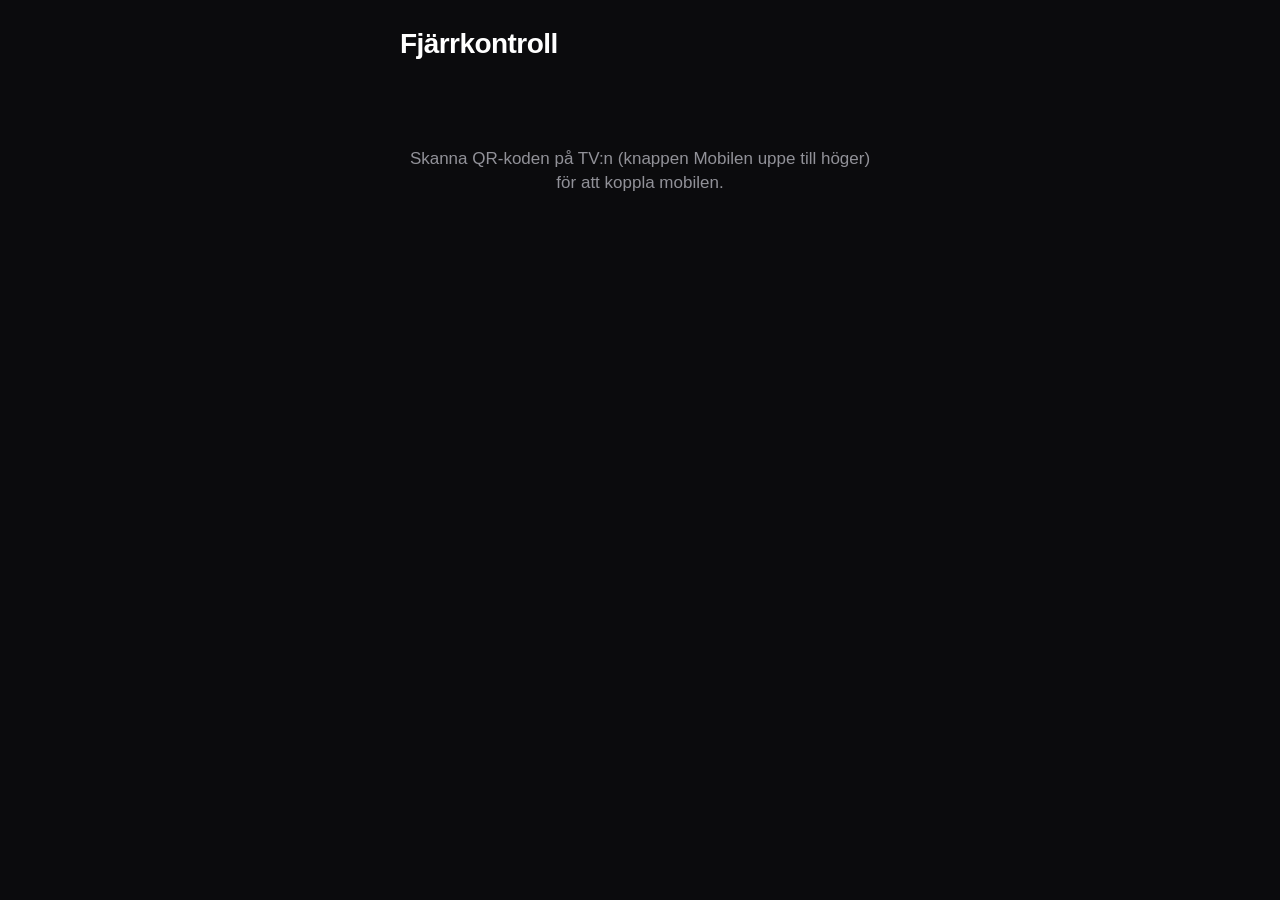
<file: phone/fjarr.html>
<!doctype html>
<html lang="sv">
<head>
<meta charset="utf-8">
<meta name="viewport" content="width=device-width, initial-scale=1, maximum-scale=1, user-scalable=no, viewport-fit=cover">
<meta name="theme-color" content="#0B0B0D">
<meta name="apple-mobile-web-app-capable" content="yes">
<meta name="apple-mobile-web-app-status-bar-style" content="black-translucent">
<meta name="apple-mobile-web-app-title" content="Fjärrkontroll">
<title>Free My TV · Fjärrkontroll</title>
<!--
  Mobilens fjärrkontroll till Free My TV på kompisens projektor (tv/koppla.js). Öppnas från QR-koden på TV:n, som lägger
  TV:ns hemliga ämne efter #. Knapparna, texten och TMDB-nyckeln går till TV:n genom ntfy.sh (ämne-tv); TV:n svarar på
  ämne-ph. Fungerar i Safari (iPhone) och Chrome (Android), ingen app. Ämnet sparas i mobilen, så sidan kan läggas på
  hemskärmen och öppnas igen utan att skanna.
-->
<style>
  :root { color-scheme: dark; --bg: #0B0B0D; --card: #1C1C1E; --dim: rgba(235,235,245,0.6); }
  * { box-sizing: border-box; -webkit-tap-highlight-color: transparent; -webkit-user-select: none; user-select: none; }
  body { margin: 0; background: var(--bg); color: #fff; font: 17px/1.4 -apple-system, BlinkMacSystemFont, 'SF Pro Text', 'Segoe UI', Roboto, sans-serif;
    padding: max(18px, env(safe-area-inset-top)) 20px max(24px, env(safe-area-inset-bottom)); max-width: 520px; margin: 0 auto; }
  h1 { font-size: 28px; margin: 6px 0 2px; letter-spacing: -0.02em; }
  .state { font-size: 15px; color: var(--dim); min-height: 22px; }
  .state b { color: #30D158; }
  .state.off b { color: #FF9F0A; }
  .pad { position: relative; width: 280px; height: 280px; margin: 30px auto 18px; border-radius: 50%; background: var(--card); }
  .pad button { position: absolute; border: 0; background: transparent; color: #fff; font-size: 34px; width: 92px; height: 92px; border-radius: 46px; }
  .pad button:active { background: rgba(255,255,255,0.14); }
  .pad .up { left: 94px; top: 4px; } .pad .down { left: 94px; bottom: 4px; }
  .pad .left { left: 4px; top: 94px; } .pad .right { right: 4px; top: 94px; }
  .pad .ok { left: 80px; top: 80px; width: 120px; height: 120px; border-radius: 60px; background: #fff; color: #0B0B0D; font-size: 26px; font-weight: 700; }
  .pad .ok:active { background: #D1D1D6; }
  .row { display: flex; justify-content: center; gap: 14px; }
  .row button { border: 0; border-radius: 22px; padding: 12px 26px; font-size: 17px; font-weight: 600; background: var(--card); color: #fff; }
  .row button:active { background: #3A3A3C; }
  h2 { font-size: 19px; margin: 34px 0 6px; }
  p { margin: 4px 0 10px; color: var(--dim); font-size: 15px; }
  form { display: flex; gap: 8px; }
  input { flex: 1; min-width: 0; border: 0; border-radius: 14px; padding: 14px 16px; font-size: 17px; background: var(--card); color: #fff; outline: 0;
    -webkit-user-select: text; user-select: text; }
  form button { border: 0; border-radius: 14px; padding: 0 18px; font-size: 16px; font-weight: 600; background: #fff; color: #0B0B0D; }
  .note { margin-top: 8px; min-height: 22px; font-size: 15px; color: #30D158; }
  .note.bad { color: #FF453A; }
  .none { text-align: center; color: var(--dim); margin-top: 60px; }
  /* O.R.T.I. (bara TV:ar som har honom, kontor/orti.js): prata eller skriv, svaret syns här och hörs på TV:n. */
  .orti { margin-top: 30px; padding: 18px; border-radius: 20px; background: #06161A; box-shadow: inset 0 0 0 1px rgba(95,230,235,0.35); }
  .orti h2 { margin: 0 0 4px; color: #5FE6EB; letter-spacing: 0.12em; font-size: 15px; }
  .mic { display: block; width: 100%; margin: 12px 0 10px; border: 0; border-radius: 16px; padding: 18px; font-size: 18px; font-weight: 700;
    background: #5FE6EB; color: #031012; }
  .mic.on { background: #FFC448; }
  .heard { min-height: 22px; font-size: 15px; color: rgba(235,235,245,0.75); font-style: italic; }
  .log { margin-top: 10px; }
  .log div { margin: 6px 0; font-size: 16px; } .log .q { color: rgba(235,235,245,0.6); } .log .a { color: #DFFBFF; }
  .log .a.bad { color: #FF8A80; }
  details { margin-top: 14px; color: var(--dim); font-size: 15px; } details form { margin-top: 8px; }
  select { border: 0; border-radius: 14px; padding: 0 10px; background: var(--card); color: #fff; font-size: 15px; }
  #azureForm { flex-wrap: wrap; } #azureForm select { order: -1; flex: 1 0 100%; height: 44px; }
</style>
</head>
<body>
<h1>Fjärrkontroll</h1>
<div class="state off" id="state"><b>●</b> Ansluter…</div>

<div id="remote">
  <div class="pad">
    <button class="up" data-k="up" aria-label="Upp">▲</button>
    <button class="left" data-k="left" aria-label="Vänster">◀</button>
    <button class="ok" data-k="ok">OK</button>
    <button class="right" data-k="right" aria-label="Höger">▶</button>
    <button class="down" data-k="down" aria-label="Ner">▼</button>
  </div>
  <div class="row"><button data-k="back">↩ Tillbaka</button></div>

  <div class="orti" id="orti" hidden>
    <h2>O.R.T.I.</h2>
    <p>Fråga om tid, väder, trafiken hem, Barça, premiärer eller status, eller be honom öppna en app. Svaret hörs på TV:n.</p>
    <button class="mic" id="mic">🎙 Prata med O.R.T.I.</button>
    <div class="heard" id="heard"></div>
    <form id="askForm"><input id="ask" autocomplete="off" placeholder="…eller skriv en fråga"><button>Fråga</button></form>
    <div class="log" id="log"></div>
    <details>
      <summary>Rösten Mattias (Azure)</summary>
      <p>Valfritt: med en nyckel till Microsoft Azure (Speech, gratisnivån räcker) talar O.R.T.I. med rösten Mattias. Nyckeln sparas bara på TV:n.</p>
      <form id="azureForm"><input id="azure" autocomplete="off" autocapitalize="off" spellcheck="false" placeholder="Azure-nyckel">
        <select id="region"><option value="swedencentral">Sweden Central</option><option value="northeurope">North Europe</option><option value="westeurope">West Europe</option></select>
        <button>Spara</button></form>
      <div class="note" id="azureNote"></div>
    </details>
  </div>

  <h2>Skriv på TV:n</h2>
  <p>Öppna textfältet på TV:n med OK, skriv här och tryck Skicka. Tryck sedan OK för att spara.</p>
  <form id="textForm"><input id="text" autocomplete="off" autocapitalize="off" placeholder="Text till TV:n"><button>Skicka</button></form>
  <div class="note" id="textNote"></div>

  <h2>TMDB-nyckel</h2>
  <p>Klistra in nyckeln (API Key) så sparas den direkt på TV:n. Den ger filmtipsen och Marvel-affischerna.</p>
  <form id="tmdbForm"><input id="tmdb" autocomplete="off" autocapitalize="off" spellcheck="false" placeholder="t.ex. 8f9a…"><button>Spara</button></form>
  <div class="note" id="tmdbNote"></div>

</div>
<div class="none" id="none" hidden>Skanna QR-koden på TV:n (knappen Mobilen uppe till höger) för att koppla mobilen.</div>

<script>
(function () {
  'use strict';
  var RELAY = 'https://ntfy.sh/', STORE = 'fmtv.remote.topic';
  var topic = (location.hash || '').slice(1);
  if (topic) { try { localStorage.setItem(STORE, topic); } catch (e) {} }
  else { try { topic = localStorage.getItem(STORE) || ''; } catch (e) {} }
  if (!/^fmtv-r-[A-Za-z0-9]{24}$/.test(topic)) {
    document.getElementById('remote').hidden = true;
    document.getElementById('none').hidden = false;
    document.getElementById('state').textContent = '';
    return;
  }

  function send(o) {
    return fetch(RELAY + topic + '-tv', {method: 'POST', body: JSON.stringify(o)}).catch(function () { setState(false, 'Ingen kontakt med nätet.'); });
  }

  var stateEl = document.getElementById('state'), answered = false;
  function setState(ok, text) {
    stateEl.className = 'state' + (ok ? '' : ' off');
    stateEl.innerHTML = '<b>●</b> ';
    stateEl.appendChild(document.createTextNode(text));
  }

  // TV:ns svar
  var es = new EventSource(RELAY + topic + '-ph/sse');
  es.onmessage = function (e) {
    var m, o;
    try { m = JSON.parse(e.data); o = JSON.parse(m.message); } catch (x) { return; }
    if (!o) return;
    if (o.t === 'hi') { answered = true; setState(true, 'Ansluten till ' + (o.tv || 'TV:n') + (o.tmdb ? ' · TMDB-nyckeln finns' : '')); document.getElementById('orti').hidden = !o.orti; }
    if (o.t === 'orti') { addLog('a', o.a, o.bad); return; }
    if (o.t === 'note') {
      var target = o.azure ? 'azureNote' : /TMDB|nyckel/i.test(o.say) ? 'tmdbNote' : 'textNote', n = document.getElementById(target);
      if (o.azure && o.ok) document.getElementById('azure').value = '';
      n.className = 'note' + (o.bad ? ' bad' : '');
      n.textContent = o.say;
      if (o.tmdb) document.getElementById('tmdb').value = '';
    }
  };
  function hello() {
    send({t: 'hello'});
    setTimeout(function () { if (!answered) setState(false, 'TV:n svarar inte. Är Free My TV öppen på projektorn?'); }, 6000);
  }
  es.onopen = hello;
  document.addEventListener('visibilitychange', function () { if (!document.hidden) { answered = false; hello(); } });

  // Knapparna: en tryckning, och upprepning när man håller kvar på pilarna.
  var buttons = document.querySelectorAll('[data-k]');
  Array.prototype.forEach.call(buttons, function (b) {
    var timer = 0;
    function go() { send({t: 'key', k: b.getAttribute('data-k')}); if (navigator.vibrate) navigator.vibrate(10); }
    function stop() { clearInterval(timer); timer = 0; }
    b.addEventListener('pointerdown', function (e) {
      e.preventDefault();
      go();
      if (/up|down|left|right/.test(b.getAttribute('data-k'))) { stop(); timer = setTimeout(function () { timer = setInterval(go, 220); }, 450); }
    });
    b.addEventListener('pointerup', stop);
    b.addEventListener('pointerleave', stop);
    b.addEventListener('pointercancel', stop);
  });

  document.getElementById('textForm').addEventListener('submit', function (e) {
    e.preventDefault();
    var v = document.getElementById('text').value;
    if (!v) return;
    send({t: 'text', v: v});
  });
  // O.R.T.I.: frågan går till TV:n, svaret kommer tillbaka som {t: 'orti', a}.
  var log = document.getElementById('log');
  function addLog(cls, text, bad) {
    var d = document.createElement('div');
    d.className = cls + (bad ? ' bad' : '');
    d.textContent = (cls === 'q' ? 'Du: ' : 'O.R.T.I.: ') + text;
    log.insertBefore(d, log.firstChild);
    while (log.children.length > 8) log.removeChild(log.lastChild);
  }
  function ask(q) { q = String(q || '').trim(); if (!q) return; addLog('q', q); send({t: 'orti', q: q}); }
  document.getElementById('askForm').addEventListener('submit', function (e) {
    e.preventDefault();
    ask(document.getElementById('ask').value);
    document.getElementById('ask').value = '';
  });
  // Taligenkänningen i mobilens webbläsare (Chrome, Safari), på svenska; utan den: tangentbordets mikrofon i fältet.
  var Rec = window.SpeechRecognition || window.webkitSpeechRecognition, mic = document.getElementById('mic'), heard = document.getElementById('heard');
  if (!Rec) { mic.textContent = '🎙 Använd mikrofonen på tangentbordet'; mic.onclick = function () { document.getElementById('ask').focus(); }; }
  else {
    var rec = null, listening = false;
    mic.addEventListener('click', function () {
      if (listening && rec) { rec.stop(); return; }
      rec = new Rec();
      rec.lang = 'sv-SE';
      rec.interimResults = true;
      rec.maxAlternatives = 1;
      var finalText = '';
      rec.onresult = function (ev) {
        var interim = '';
        for (var i = ev.resultIndex; i < ev.results.length; i++) {
          if (ev.results[i].isFinal) finalText += ev.results[i][0].transcript; else interim += ev.results[i][0].transcript;
        }
        heard.textContent = finalText + interim;
      };
      rec.onerror = function (ev) { heard.textContent = ev.error === 'not-allowed' ? 'Mikrofonen är inte tillåten för sidan.' : 'Hörde inget.'; };
      rec.onend = function () {
        listening = false; mic.className = 'mic'; mic.textContent = '🎙 Prata med O.R.T.I.';
        if (finalText) { ask(finalText); heard.textContent = ''; }
      };
      listening = true; mic.className = 'mic on'; mic.textContent = '● Lyssnar… tryck för att sluta';
      heard.textContent = '';
      try { rec.start(); } catch (x) { listening = false; }
    });
  }
  document.getElementById('azureForm').addEventListener('submit', function (e) {
    e.preventDefault();
    var v = document.getElementById('azure').value.replace(/\s+/g, '');
    if (!v) return;
    var n = document.getElementById('azureNote');
    n.className = 'note'; n.textContent = 'Skickar till TV:n…';
    send({t: 'azure', v: v, r: document.getElementById('region').value});
  });

  document.getElementById('tmdbForm').addEventListener('submit', function (e) {
    e.preventDefault();
    var v = document.getElementById('tmdb').value.replace(/\s+/g, '');
    if (!v) return;
    var n = document.getElementById('tmdbNote');
    n.className = 'note'; n.textContent = 'Skickar till TV:n…';
    send({t: 'tmdb', v: v});
  });
})();
</script>
</body>
</html>
</file>
<file: games/style.css>
/* Spel: dark, in Free My TV's iOS look. 1920×1080. */
html, body { margin: 0; width: 1920px; height: 1080px; overflow: hidden; background: #0B0B0D; color: #F5F5F7;
  font-family: 'Inter', -apple-system, 'Helvetica Neue', Arial, sans-serif; -webkit-font-smoothing: antialiased; }
#stage { position: absolute; left: 0; top: 0; width: 1920px; height: 1080px; overflow: hidden;
  background: radial-gradient(1200px 700px at 78% -10%, rgba(10, 132, 255, 0.16), transparent 70%), radial-gradient(900px 600px at -10% 110%, rgba(191, 90, 242, 0.12), transparent 70%), #0B0B0D; }

/* The shelves on the left */
#side { position: absolute; left: 56px; top: 56px; width: 360px; bottom: 56px; }
#side .app { font-size: 54px; font-weight: 800; letter-spacing: -0.02em; margin: 0 0 6px 20px; }
#side .sub { font-size: 20px; color: rgba(235, 235, 245, 0.5); margin: 0 0 30px 22px; min-height: 26px; }
#side .shelf { height: 62px; line-height: 62px; padding: 0 22px; border-radius: 18px; font-size: 25px; font-weight: 600; color: rgba(235, 235, 245, 0.72);
  white-space: nowrap; overflow: hidden; text-overflow: ellipsis; position: relative; }
#side .shelf .n { position: absolute; right: 22px; font-size: 20px; color: rgba(235, 235, 245, 0.42); }
#side .shelf.sel { color: #fff; background: rgba(255, 255, 255, 0.08); }
#side .shelf.focus { background: #fff; color: #1D1D1F; }
#side .shelf.focus .n { color: rgba(29, 29, 31, 0.5); }
#side .shelf.dot:before { content: ''; display: inline-block; width: 12px; height: 12px; border-radius: 6px; margin-right: 14px; vertical-align: 2px; }
#side .gap { height: 18px; }
#side .pad { position: absolute; left: 22px; bottom: 0; font-size: 19px; color: rgba(235, 235, 245, 0.45); line-height: 28px; }
#side .pad b { color: #30D158; font-weight: 600; }

/* The games */
#main { position: absolute; left: 470px; top: 0; right: 0; bottom: 0; overflow: hidden; }
#head { position: absolute; left: 0; right: 80px; top: 64px; height: 60px; }
#head .t { font-size: 40px; font-weight: 700; }
#head .r { position: absolute; right: 0; top: 10px; font-size: 21px; color: rgba(235, 235, 245, 0.5); }
#grid { position: absolute; left: 0; right: 0; top: 150px; bottom: 0; }
#grid .rail { position: absolute; left: 0; top: 0; right: 0; -webkit-transition: -webkit-transform 0.25s; transition: transform 0.25s; }
.tile { position: absolute; width: 236px; height: 380px; }
.tile .art { position: absolute; left: 0; top: 0; width: 236px; height: 314px; border-radius: 20px; overflow: hidden; background: #1C1C1E center / cover no-repeat;
  box-shadow: 0 18px 40px rgba(0, 0, 0, 0.45); -webkit-transition: -webkit-transform 0.18s, box-shadow 0.18s; transition: transform 0.18s, box-shadow 0.18s; }
.tile .art .gen { position: absolute; left: 0; top: 0; right: 0; bottom: 0; padding: 26px 22px; box-sizing: border-box; }
.tile .art .gen .sys { font-size: 17px; font-weight: 700; letter-spacing: 0.08em; text-transform: uppercase; color: rgba(255, 255, 255, 0.72); }
.tile .art .gen .nm { position: absolute; left: 22px; right: 22px; bottom: 26px; font-size: 29px; line-height: 33px; font-weight: 800; letter-spacing: -0.01em;
  color: #fff; text-shadow: 0 2px 12px rgba(0, 0, 0, 0.3); max-height: 132px; overflow: hidden; }
.tile .art .gen .ring { position: absolute; right: -40px; top: 40px; width: 180px; height: 180px; border-radius: 90px; border: 22px solid rgba(255, 255, 255, 0.1); }
.tile .art .badge { position: absolute; right: 12px; top: 12px; height: 30px; line-height: 30px; padding: 0 12px; border-radius: 15px; font-size: 15px; font-weight: 700;
  background: rgba(0, 0, 0, 0.55); color: #fff; }
.tile .name { position: absolute; left: 4px; right: 4px; top: 328px; font-size: 21px; font-weight: 600; white-space: nowrap; overflow: hidden; text-overflow: ellipsis; }
.tile .meta { position: absolute; left: 4px; right: 4px; top: 356px; font-size: 17px; color: rgba(235, 235, 245, 0.5); white-space: nowrap; overflow: hidden; text-overflow: ellipsis; }
.tile.focus .art { -webkit-transform: scale(1.07); transform: scale(1.07); box-shadow: 0 0 0 5px #fff, 0 26px 60px rgba(0, 0, 0, 0.6); }

/* Empty, loading, settings */
.card { position: absolute; left: 0; right: 80px; top: 150px; padding: 46px 54px; border-radius: 34px; background: rgba(255, 255, 255, 0.06);
  box-shadow: inset 0 0 0 1px rgba(255, 255, 255, 0.09); font-size: 25px; line-height: 38px; color: rgba(235, 235, 245, 0.82); }
.card h2 { margin: 0 0 18px; font-size: 38px; color: #fff; }
.card ol { margin: 0; padding-left: 34px; }
.card li { margin-bottom: 10px; }
.card .small { font-size: 20px; line-height: 30px; color: rgba(235, 235, 245, 0.5); margin-top: 18px; }
.card code { font: 600 22px 'Menlo', monospace; color: #FFD60A; }
.btns { margin-top: 30px; }
.btn { display: inline-block; height: 64px; line-height: 64px; padding: 0 34px; margin-right: 16px; border-radius: 32px; font-size: 24px; font-weight: 700;
  background: rgba(255, 255, 255, 0.12); color: #fff; }
.btn.focus { background: #fff; color: #1D1D1F; }
input.link { width: 1100px; height: 66px; border: 0; outline: 0; border-radius: 33px; padding: 0 30px; box-sizing: border-box; margin-top: 10px;
  font: 500 23px 'Inter', Arial, sans-serif; color: #fff; background: rgba(255, 255, 255, 0.1); }
input.link.focus, input.link:focus { box-shadow: inset 0 0 0 3px #fff; }
.bar { height: 10px; border-radius: 5px; background: rgba(255, 255, 255, 0.12); overflow: hidden; margin-top: 24px; width: 700px; }
.bar i { display: block; height: 100%; background: #0A84FF; width: 0; -webkit-transition: width 0.2s; transition: width 0.2s; }

/* The choice before a game that was left halfway */
#ask { position: absolute; left: 0; top: 0; width: 1920px; height: 1080px; background: rgba(0, 0, 0, 0.6); display: none; z-index: 20; }
#ask .box, #emumenu .box { position: absolute; left: 660px; top: 240px; width: 600px; padding: 44px 46px 36px; box-sizing: border-box; border-radius: 40px;
  background: rgba(36, 36, 40, 0.97); box-shadow: 0 40px 90px rgba(0, 0, 0, 0.6), inset 0 0 0 1px rgba(255, 255, 255, 0.12); text-align: center; }
#ask .h, #emumenu .h { font-size: 34px; font-weight: 800; }
#ask .s, #emumenu .s { font-size: 21px; color: rgba(235, 235, 245, 0.55); margin: 6px 0 22px; }
#ask .item, #emumenu .item { height: 66px; line-height: 66px; margin-top: 12px; border-radius: 33px; font-size: 25px; font-weight: 700; background: rgba(255, 255, 255, 0.1); }
#ask .item.focus, #emumenu .item.focus { background: #fff; color: #1D1D1F; }
#emumenu .tip { margin-top: 24px; font-size: 17px; line-height: 25px; color: rgba(235, 235, 245, 0.45); }

/* A game running */
#emu { position: absolute; left: 0; top: 0; width: 1920px; height: 1080px; border: 0; background: #000; z-index: 30; }
#emuload { position: absolute; left: 0; top: 500px; width: 1920px; text-align: center; font-size: 30px; font-weight: 600; color: rgba(255, 255, 255, 0.8); z-index: 31; display: none; }
#emuload:after { content: attr(data-step); display: block; margin-top: 18px; font-size: 21px; font-weight: 500; color: rgba(255, 255, 255, 0.5); }
#emumenu { position: absolute; left: 0; top: 0; width: 1920px; height: 1080px; background: rgba(0, 0, 0, 0.55); z-index: 40; display: none; }
.playing #side, .playing #main { visibility: hidden; }

#toast { position: absolute; left: 50%; bottom: 70px; -webkit-transform: translateX(-50%); transform: translateX(-50%); max-width: 1400px; padding: 18px 34px;
  border-radius: 32px; background: rgba(44, 44, 48, 0.96); font-size: 24px; font-weight: 600; z-index: 60; opacity: 0; -webkit-transition: opacity 0.25s; transition: opacity 0.25s;
  box-shadow: 0 20px 50px rgba(0, 0, 0, 0.5); white-space: nowrap; }
#toast.on { opacity: 1; }

.card .log { margin-top: 18px; padding: 18px 24px; border-radius: 18px; background: rgba(0, 0, 0, 0.3); font: 500 17px/26px 'Menlo', monospace; color: rgba(235, 235, 245, 0.7); max-height: 300px; overflow: hidden; white-space: pre-wrap; }
</file>
<file: iptv/style.css>
/*
 * IPTV in the look of Free My TV's iOS style, dark: glass panels (no backdrop-filter: too heavy for the TV),
 * a tinted night sky behind, white text, a gold focus ring. 1920 × 1080; only transform and opacity animate.
 */
@font-face { font-family: 'Inter'; src: url('../tv/fonts/InterVariable.ttf') format('truetype'); font-weight: 100 900; }

html, body { margin: 0; padding: 0; width: 1920px; height: 1080px; overflow: hidden; background: #050507; }
body { font-family: 'Inter', 'SamsungOneUI', 'Helvetica Neue', Arial, sans-serif; color: #F5F5F7; -webkit-font-smoothing: antialiased; position: relative; }
#bg { position: absolute; left: 0; top: 0; width: 1920px; height: 1080px;
  background: radial-gradient(1200px 700px at 15% -10%, rgba(0, 77, 152, 0.45), rgba(0, 0, 0, 0) 70%),
              radial-gradient(1000px 700px at 100% 110%, rgba(165, 0, 68, 0.38), rgba(0, 0, 0, 0) 70%),
              linear-gradient(#0B0B12, #050507); }

.glass {
  background: linear-gradient(rgba(255, 255, 255, 0.11), rgba(255, 255, 255, 0.05));
  box-shadow: 0 24px 60px rgba(0, 0, 0, 0.35), inset 0 1.5px 0 rgba(255, 255, 255, 0.22), inset 0 0 0 1px rgba(255, 255, 255, 0.09);
  border-radius: 34px;
}

/* MARK: - Top bar */
#top { position: absolute; left: 64px; right: 64px; top: 36px; height: 76px; }
#brand { position: absolute; left: 0; top: 14px; font-size: 38px; font-weight: 700; letter-spacing: -0.01em; }
#brand .dot { display: inline-block; width: 22px; height: 22px; border-radius: 11px; margin-right: 14px; vertical-align: 1px;
  background: linear-gradient(90deg, #004D98 50%, #A50044 50%); box-shadow: 0 0 0 2px rgba(237, 187, 0, 0.8); }
#tabs { position: absolute; left: 230px; top: 6px; white-space: nowrap; }
#tabs .tab { display: inline-block; margin-right: 10px; padding: 0 28px; height: 60px; line-height: 60px; border-radius: 30px;
  font-size: 28px; font-weight: 600; color: rgba(245, 245, 247, 0.6); }
#tabs .tab.on { color: #fff; background: rgba(255, 255, 255, 0.12); }
#tabs .tab.focus { color: #111; background: #fff; box-shadow: 0 10px 30px rgba(0, 0, 0, 0.4), 0 0 0 3px rgba(237, 187, 0, 0.95); }
#clock { position: absolute; right: 0; top: 10px; font-size: 44px; font-weight: 300; letter-spacing: -0.01em; color: rgba(255, 255, 255, 0.9); }

/* MARK: - Columns and lists */
#main { position: absolute; left: 64px; right: 64px; top: 140px; bottom: 56px; }
.col { position: absolute; top: 0; bottom: 0; overflow: hidden; padding: 0; }
.col .inner { position: absolute; left: 14px; right: 14px; top: 14px; bottom: 14px; }
.row { position: absolute; left: 0; right: 0; border-radius: 22px; padding: 0 22px; overflow: hidden; white-space: nowrap; }
.row.sel { background: rgba(255, 255, 255, 0.08); }
.row.focus { background: #fff; color: #111; box-shadow: 0 12px 30px rgba(0, 0, 0, 0.4), 0 0 0 3px rgba(237, 187, 0, 0.95); }
.row .name { font-size: 26px; font-weight: 600; overflow: hidden; text-overflow: ellipsis; }
.groups .row .name, .cats .row .name, .setlist .row .name, .seasons .row .name, .eps .row .name { display: inline-block; max-width: 70%; line-height: 68px; vertical-align: top; }
.row .n { position: absolute; right: 22px; top: 0; line-height: 68px; font-size: 22px; color: rgba(245, 245, 247, 0.5); }
.row.focus .n { color: rgba(0, 0, 0, 0.5); }
.lang { position: absolute; right: 74px; top: 22px; padding: 0 8px; border-radius: 8px; font-size: 15px; font-weight: 700; line-height: 24px;
  letter-spacing: 0.04em; color: #fff; background: #6E6E73; }
.groups .row .name, .cats .row .name { max-width: 300px; }
.lang-es { background: #C60B1E; } .lang-en { background: #012169; } .lang-sv { background: #006AA7; color: #FECC02; }
.empty, .hint { padding: 26px; font-size: 24px; line-height: 34px; color: rgba(245, 245, 247, 0.6); white-space: normal; }
.loading { padding: 40px; font-size: 30px; color: rgba(245, 245, 247, 0.7); }
.row .logo { position: absolute; left: 18px; top: 50%; width: 76px; height: 52px; margin-top: -26px; border-radius: 12px; background: rgba(255, 255, 255, 0.08); overflow: hidden; }
.row .logo img { width: 100%; height: 100%; object-fit: contain; }
.row .text { position: absolute; left: 112px; right: 56px; top: 0; bottom: 0; }
.live .row .text .name, .favs .row .text .name { line-height: 76px; }
.favs .row .text .name { line-height: 50px; padding-top: 4px; }
.guide .row .text .name { padding-top: 10px; font-size: 25px; }
.row .now, .row .next { font-size: 21px; line-height: 30px; color: rgba(245, 245, 247, 0.75); overflow: hidden; text-overflow: ellipsis; }
.row .next { color: rgba(245, 245, 247, 0.45); }
.row.focus .now { color: rgba(0, 0, 0, 0.7); } .row.focus .next { color: rgba(0, 0, 0, 0.45); }
.row .star, .tile .star { position: absolute; right: 22px; top: 50%; margin-top: -16px; font-size: 26px; color: #EDBB00; }

.live .groups, .guide .groups { left: 0; width: 470px; }
.live .chans { left: 500px; width: 640px; }
.guide .chans { left: 500px; width: 760px; }
.live .side { left: 1170px; right: 0; padding: 34px; }
.guide .side { left: 1290px; right: 0; padding: 34px; }
.side .head { position: relative; height: 96px; }
.side .logo.big { position: absolute; left: 0; top: 0; width: 132px; height: 88px; border-radius: 18px; background: rgba(255, 255, 255, 0.08); overflow: hidden; }
.side .logo.big img { width: 100%; height: 100%; object-fit: contain; }
.side .title { position: absolute; left: 156px; right: 0; top: 0; font-size: 32px; font-weight: 700; line-height: 44px; max-height: 88px; overflow: hidden; }
.side .progs { margin-top: 26px; font-size: 24px; color: rgba(245, 245, 247, 0.65); }
.prog { position: relative; padding: 10px 0 10px 96px; border-top: 1px solid rgba(255, 255, 255, 0.07); }
.prog .time { position: absolute; left: 0; top: 12px; font-size: 22px; color: rgba(245, 245, 247, 0.5); }
.prog .ptitle { font-size: 24px; line-height: 32px; color: rgba(245, 245, 247, 0.85); overflow: hidden; text-overflow: ellipsis; white-space: nowrap; }
.prog.now .ptitle { font-weight: 700; color: #fff; }
.prog.now .time { color: #EDBB00; }
.prog .desc { margin-top: 8px; font-size: 20px; line-height: 28px; color: rgba(245, 245, 247, 0.55); max-height: 84px; overflow: hidden; }
.progress { height: 6px; margin-top: 8px; border-radius: 3px; background: rgba(255, 255, 255, 0.15); overflow: hidden; }
.progress .fill { height: 100%; background: #EDBB00; }
.side .keys { position: absolute; left: 34px; bottom: 26px; font-size: 20px; color: rgba(245, 245, 247, 0.45); }
.buttons { margin-top: 28px; }
.button { display: inline-block; margin: 0 14px 14px 0; padding: 0 30px; height: 64px; line-height: 64px; border-radius: 32px;
  font-size: 25px; font-weight: 600; background: rgba(255, 255, 255, 0.12); }
.button.focus { background: #fff; color: #111; box-shadow: 0 12px 30px rgba(0, 0, 0, 0.4), 0 0 0 3px rgba(237, 187, 0, 0.95); }
.side .buttons .button { display: block; margin-right: 0; }

/* MARK: - Films and series */
.vod .cats { left: 0; width: 470px; }
.vod .posters { left: 500px; right: 0; }
.vod .posters .inner { left: 6px; right: 0; top: 6px; bottom: 0; }
.tile { position: absolute; width: 194px; height: 345px; }
.tile .poster { width: 194px; height: 288px; border-radius: 18px; object-fit: cover; background: rgba(255, 255, 255, 0.08);
  box-shadow: 0 14px 30px rgba(0, 0, 0, 0.4); }
.tile .pname { margin-top: 8px; font-size: 19px; font-weight: 600; line-height: 24px; height: 48px; overflow: hidden; color: rgba(245, 245, 247, 0.8); }
.tile.focus .poster { box-shadow: 0 18px 40px rgba(0, 0, 0, 0.5), 0 0 0 4px rgba(237, 187, 0, 0.95); -webkit-transform: scale(1.05); transform: scale(1.05); }
.tile.focus .pname { color: #fff; }
.tile .star { top: 12px; right: 12px; margin: 0; text-shadow: 0 2px 8px rgba(0, 0, 0, 0.6); }

#overlay { position: absolute; left: 0; top: 0; width: 1920px; height: 1080px; display: none; z-index: 20; background: rgba(0, 0, 0, 0.55); }
#overlay.on { display: block; }
.sheet { position: absolute; left: 120px; right: 120px; top: 90px; bottom: 90px; overflow: hidden; background: #15151C; }
.sheet .backdrop { position: absolute; left: 0; top: 0; right: 0; height: 520px; background-size: cover; background-position: center top; opacity: 0.35; }
.sheet .backdrop:after { content: ''; position: absolute; left: 0; right: 0; bottom: 0; height: 300px; background: linear-gradient(rgba(21, 21, 28, 0), #15151C); }
.sheet .dposter { position: absolute; left: 60px; top: 60px; width: 300px; height: 444px; border-radius: 22px; object-fit: cover; box-shadow: 0 20px 50px rgba(0, 0, 0, 0.5); }
.sheet .dinfo { position: absolute; left: 410px; right: 60px; top: 60px; bottom: 40px; }
.dtitle { font-size: 50px; font-weight: 700; line-height: 60px; letter-spacing: -0.01em; }
.dmeta { margin-top: 10px; font-size: 24px; color: #EDBB00; white-space: pre; }
.dplot { margin-top: 18px; font-size: 24px; line-height: 34px; color: rgba(245, 245, 247, 0.78); max-height: 136px; overflow: hidden; }
.episodes { position: absolute; left: 0; right: 0; top: 330px; bottom: 0; }
.episodes .seasons { position: absolute; left: 0; width: 280px; top: 0; bottom: 0; }
.episodes .eps { position: absolute; left: 300px; right: 0; top: 0; bottom: 0; }
.episodes .inner { left: 0; right: 0; top: 0; bottom: 0; }
.episodes .row .name { line-height: 56px; }
.episodes .row .n { line-height: 56px; }
.sheet.small { left: 360px; right: 360px; top: 300px; bottom: auto; height: 380px; padding: 50px; }
.field { display: block; width: 100%; box-sizing: border-box; margin-top: 30px; height: 76px; padding: 0 26px; border: 0; border-radius: 22px;
  font: inherit; font-size: 26px; color: #111; background: #fff; outline: none; box-shadow: 0 0 0 3px rgba(237, 187, 0, 0.95); }
.sheet.small .hint { padding: 22px 0 0; }

/* MARK: - Favourites, settings */
.favs .groups { left: 0; width: 470px; }
.favs .items { left: 500px; right: 0; }
.settings .setlist { left: 0; width: 900px; height: 420px; bottom: auto; }
.settings > .hint { position: absolute; left: 940px; right: 0; top: 0; }
.setlist .row .name { line-height: 84px; max-width: 50%; }
.setlist .row .n { line-height: 84px; max-width: 46%; overflow: hidden; text-overflow: ellipsis; }

/* MARK: - Player */
#player { position: absolute; left: 0; top: 0; width: 1920px; height: 1080px; z-index: 30; background: #000; display: none; }
#player.on { display: block; }
#player video { position: absolute; left: 0; top: 0; width: 100%; height: 100%; background: #000; }
#player .bar { position: absolute; left: 80px; right: 80px; bottom: 64px; padding: 26px 40px 24px; background: rgba(16, 16, 22, 0.9);
  opacity: 0; -webkit-transition: opacity 0.4s; transition: opacity 0.4s; }
#player .bar.on { opacity: 1; }
#player .line { white-space: nowrap; overflow: hidden; }
#player .logo { height: 48px; max-width: 110px; margin-right: 22px; vertical-align: -10px; object-fit: contain; }
#player .name { font-size: 38px; font-weight: 700; }
#player .count { margin-left: 18px; font-size: 24px; color: rgba(255, 255, 255, 0.55); }
#player .sub { margin-top: 6px; font-size: 26px; font-weight: 600; color: #EDBB00; }
#player .prog { padding-left: 200px; border: 0; }
#player .prog .time { top: 12px; }
#player .prog .title { font-size: 26px; color: rgba(255, 255, 255, 0.8); }
#player .prog.now .title { font-weight: 700; color: #fff; }
#player .progress { width: 600px; }
#player .progress.big { width: auto; height: 8px; margin-top: 18px; }
#player .times { margin-top: 10px; font-size: 24px; color: rgba(255, 255, 255, 0.75); }
#player .status { margin-top: 10px; font-size: 24px; color: rgba(255, 255, 255, 0.9); }
#player .keys { margin-top: 12px; font-size: 20px; color: rgba(255, 255, 255, 0.45); }

#toast { position: absolute; left: 50%; bottom: 60px; z-index: 50; padding: 0 34px; height: 64px; line-height: 64px; font-size: 25px; font-weight: 600;
  white-space: nowrap; background: rgba(30, 30, 38, 0.92); opacity: 0; -webkit-transform: translate(-50%, 20px); transform: translate(-50%, 20px);
  -webkit-transition: opacity 0.3s, -webkit-transform 0.3s; transition: opacity 0.3s, transform 0.3s; }
#toast.on { opacity: 1; -webkit-transform: translate(-50%, 0); transform: translate(-50%, 0); }

/* MARK: - Moving a channel, the groups editor, the PIN pad */
.row.grab, .row.grab.focus { background: #EDBB00; color: #111; box-shadow: 0 12px 30px rgba(0, 0, 0, 0.45); }
.sheet.edit { left: 360px; right: 360px; top: 70px; bottom: 70px; padding: 44px 50px; }
.sheet.edit .elist { position: absolute; left: 36px; right: 36px; top: 236px; bottom: 30px; }
.sheet.edit .ebar { position: absolute; left: 50px; right: 50px; top: 160px; height: 60px; }
.sheet.edit .ebar .ebtn { display: inline-block; margin: 0 18px 0 0; padding: 0 28px; height: 54px; line-height: 54px; font-size: 23px; }
.sheet.edit .elist .inner { left: 0; right: 0; top: 0; bottom: 0; }
.sheet.edit .row .name { display: inline-block; line-height: 66px; max-width: 560px; }
.sheet.edit .row .lang { right: 330px; top: 21px; }
.pills { position: absolute; right: 14px; top: 11px; }
.pill { display: inline-block; min-width: 110px; margin-left: 12px; padding: 0 18px; height: 44px; line-height: 44px; border-radius: 22px; text-align: center;
  font-size: 20px; font-weight: 700; color: #fff; background: rgba(255, 255, 255, 0.14); }
.row.focus .pill { color: #111; background: rgba(0, 0, 0, 0.1); }
.pill.off { color: rgba(255, 255, 255, 0.5); background: rgba(255, 255, 255, 0.06); }
.pill.lock { background: #A50044; color: #fff; }
.pill.focus { background: #fff !important; color: #111 !important; box-shadow: 0 0 0 3px rgba(237, 187, 0, 0.95); }
.psub { margin-top: 12px; font-size: 24px; line-height: 32px; color: rgba(245, 245, 247, 0.7); }
.psub.err { color: #FF6B6B; font-weight: 600; }
.sheet.pin { left: 610px; right: 610px; top: 110px; bottom: auto; padding: 46px 50px 36px; text-align: center; }
.sheet.pin .hint { padding: 22px 0 0; font-size: 19px; line-height: 27px; }
.dots { margin: 26px 0 20px; }
.dots .dot { display: inline-block; width: 26px; height: 26px; margin: 0 12px; border-radius: 13px; box-shadow: inset 0 0 0 3px rgba(255, 255, 255, 0.5); }
.dots .dot.on { background: #EDBB00; box-shadow: none; }
.pad { width: 420px; margin: 0 auto; }
.pkey { display: inline-block; width: 120px; height: 84px; line-height: 84px; margin: 8px; border-radius: 22px; font-size: 36px; font-weight: 600;
  background: rgba(255, 255, 255, 0.1); vertical-align: top; }
.pkey.focus { background: #fff; color: #111; box-shadow: 0 0 0 3px rgba(237, 187, 0, 0.95); }
.mbuttons { margin-top: 30px; }
.mbuttons .button { display: block; margin: 0 0 16px; }

/* MARK: - TV-guide grid */
.epg .groups { left: 0; width: 380px; }
.epg .grid { left: 410px; right: 0; }
.ghead { position: absolute; left: 20px; right: 20px; top: 18px; height: 40px; }
.ghead .tick { position: absolute; top: 0; font-size: 22px; font-weight: 600; color: rgba(245, 245, 247, 0.6); padding-left: 8px; border-left: 2px solid rgba(255, 255, 255, 0.15); }
.gbody { position: absolute; left: 20px; right: 20px; top: 66px; bottom: 270px; overflow: hidden; }
.nowline { position: absolute; top: 0; bottom: 0; width: 3px; margin-left: -1px; background: #EDBB00; z-index: 2; box-shadow: 0 0 10px rgba(237, 187, 0, 0.6); }
.grow { position: absolute; left: 0; right: 0; height: 82px; }
.gch { position: absolute; left: 0; top: 0; width: 286px; height: 82px; border-radius: 18px; background: rgba(255, 255, 255, 0.05); overflow: hidden; }
.grow.sel .gch { background: rgba(255, 255, 255, 0.14); }
.gch .logo { position: absolute; left: 12px; top: 15px; width: 72px; height: 52px; border-radius: 10px; background: rgba(255, 255, 255, 0.08); overflow: hidden; }
.gch .logo img { width: 100%; height: 100%; object-fit: contain; }
.gch .name { position: absolute; left: 96px; right: 10px; top: 0; line-height: 82px; font-size: 21px; font-weight: 600; white-space: nowrap; overflow: hidden; text-overflow: ellipsis; }
.gch .gstar { position: absolute; right: 8px; top: 4px; font-size: 18px; color: #EDBB00; }
.grow .gch.focus { background: #fff; color: #111; box-shadow: 0 10px 26px rgba(0, 0, 0, 0.4), 0 0 0 3px rgba(237, 187, 0, 0.95); }
.gch.focus .name { line-height: 50px; }
.gch .gbtn { position: absolute; left: 96px; right: 8px; top: 46px; font-size: 16px; font-weight: 700; color: #8A6A00; white-space: nowrap; overflow: hidden; text-overflow: ellipsis; }
/* The channels a match is on (OK on it under Sport). */
.sheet.chpick { left: 460px; right: 460px; top: 80px; bottom: 80px; padding: 44px 50px; }
.sheet.chpick .dtitle { font-size: 40px; line-height: 50px; white-space: nowrap; overflow: hidden; text-overflow: ellipsis; }
.sheet.chpick .plist { position: absolute; left: 36px; right: 36px; top: 170px; bottom: 90px; }
.sheet.chpick .plist .inner { left: 0; right: 0; top: 0; bottom: 0; }
.sheet.chpick .row .name { line-height: 44px; }
.sheet.chpick .row .text { top: 6px; }
.sheet.chpick .row .lang { right: 22px; top: 26px; }
.sheet.chpick .row > .name { line-height: 76px; }
.sheet.chpick .hint { position: absolute; left: 50px; right: 50px; bottom: 22px; padding: 0; font-size: 20px; }
.lane { position: absolute; left: 300px; right: 0; top: 0; height: 82px; }
.cell { position: absolute; top: 0; height: 82px; border-radius: 16px; background: rgba(255, 255, 255, 0.08); overflow: hidden; }
.cell.now { background: rgba(255, 255, 255, 0.16); }
.cell.none { left: 0; right: 0; line-height: 82px; padding-left: 20px; font-size: 20px; color: rgba(245, 245, 247, 0.45); background: rgba(255, 255, 255, 0.04); }
.cell .ct { display: block; padding: 0 16px; line-height: 82px; font-size: 21px; font-weight: 600; white-space: nowrap; overflow: hidden; text-overflow: ellipsis; color: rgba(245, 245, 247, 0.85); }
.cell.focus { background: #fff; box-shadow: 0 0 0 3px rgba(237, 187, 0, 0.95); z-index: 3; }
.cell.focus .ct { color: #111; }
.ginfo { position: absolute; left: 34px; right: 470px; bottom: 26px; height: 220px; }
/* The preview, bottom right: the player's video comes over it (#player.mini). */
.gpv { position: absolute; right: 30px; bottom: 22px; width: 400px; height: 225px; border-radius: 18px; background: rgba(0, 0, 0, 0.55); overflow: hidden; }
.gpv .pvh { position: absolute; left: 0; right: 0; top: 96px; text-align: center; font-size: 20px; color: rgba(245, 245, 247, 0.4); }
#player.mini { z-index: 15; border-radius: 18px; overflow: hidden; box-shadow: 0 10px 30px rgba(0, 0, 0, 0.5); }
#player.mini .bar { display: none; }
#player .mstat { display: none; }
#player.mini .mstat { display: block; position: absolute; left: 14px; right: 14px; bottom: 12px; font-size: 18px; line-height: 24px; color: rgba(255, 255, 255, 0.85); text-shadow: 0 1px 4px #000; white-space: nowrap; overflow: hidden; text-overflow: ellipsis; }
.ginfo .it { font-size: 32px; font-weight: 700; white-space: nowrap; overflow: hidden; text-overflow: ellipsis; }
.ginfo .im { margin-top: 4px; font-size: 23px; color: #EDBB00; }
.ginfo .id { margin-top: 8px; font-size: 21px; line-height: 29px; color: rgba(245, 245, 247, 0.6); max-height: 58px; overflow: hidden; }
.ginfo .ik { margin-top: 10px; font-size: 20px; color: rgba(245, 245, 247, 0.45); }

/* MARK: - Sport */
.sport .groups { left: 0; width: 380px; }
.sport .events { left: 410px; right: 0; }
.sstatus { position: absolute; left: 30px; right: 30px; bottom: 22px; font-size: 20px; line-height: 28px; color: rgba(245, 245, 247, 0.5); white-space: nowrap; overflow: hidden; text-overflow: ellipsis; }
.flist { position: absolute; left: 0; right: 0; top: 0; bottom: 270px; overflow: hidden; }
.spv { position: absolute; left: 20px; right: 20px; bottom: 62px; height: 191px; border-radius: 16px; background: rgba(0, 0, 0, 0.55); overflow: hidden; }
.spv .pvh { position: absolute; left: 0; right: 0; top: 80px; text-align: center; font-size: 19px; color: rgba(245, 245, 247, 0.4); }
.events .row .etime { position: absolute; left: 22px; top: 0; bottom: 0; width: 140px; display: flex; flex-direction: column; justify-content: center; font-size: 28px; line-height: 34px; font-weight: 700; color: rgba(245, 245, 247, 0.75); overflow: hidden; }
.events .row .etime .eday { font-size: 19px; line-height: 24px; font-weight: 600; text-transform: none; opacity: 0.8; overflow: hidden; text-overflow: ellipsis; }
.events .row .etime.live { color: #FF453A; }
.events .row.focus .etime { color: #111; } .events .row.focus .etime.live { color: #D70015; }
.events .row .text { left: 176px; right: 34px; overflow: hidden; }
.events .row .text .name, .events .row .text .now { overflow: hidden; text-overflow: ellipsis; white-space: nowrap; }
.events .row .text .name { padding-top: 14px; font-size: 27px; }
.events .row .text .progress { width: 340px; margin-top: 6px; }
.events .row.barca { background: linear-gradient(90deg, rgba(0, 77, 152, 0.45), rgba(165, 0, 68, 0.4)); }
.events .row.barca.focus { background: #fff; }

/* MARK: - A reminder */
#remind { position: absolute; right: 70px; top: 70px; z-index: 60; width: 640px; padding: 30px 36px; background: rgba(24, 24, 32, 0.96);
  opacity: 0; -webkit-transform: translateY(-20px); transform: translateY(-20px); -webkit-transition: opacity 0.3s, -webkit-transform 0.3s; transition: opacity 0.3s, transform 0.3s; }
#remind.on { opacity: 1; -webkit-transform: none; transform: none; }
#remind .rt { font-size: 22px; font-weight: 700; color: #EDBB00; }
#remind .rn { margin-top: 8px; font-size: 32px; font-weight: 700; line-height: 40px; }
#remind .rk { margin-top: 14px; font-size: 20px; color: rgba(245, 245, 247, 0.55); }

/* The narrower group columns of Sport and TV-guide, and room for every setting. */
.epg .groups .row .name, .sport .groups .row .name { max-width: 230px; }
.epg .groups .lang { right: 22px; }
.settings .setlist { height: 760px; }
.events .row.fav { background: linear-gradient(90deg, rgba(237, 187, 0, 0.22), rgba(255, 255, 255, 0.05)); }
.events .row.fav.focus { background: #fff; }
/* IK Sirius: black and blue, as Barça has blaugrana. */
.events .row.sirius { background: linear-gradient(90deg, rgba(0, 0, 0, 0.75), rgba(0, 86, 179, 0.55)); box-shadow: inset 6px 0 0 #0A5FC4; }
.events .row.sirius.focus { background: #fff; box-shadow: 0 12px 30px rgba(0, 0, 0, 0.4), 0 0 0 3px #0A5FC4; }
.sport .groups .row.barca { background: linear-gradient(90deg, rgba(0, 77, 152, 0.5), rgba(165, 0, 68, 0.45)); }
.sport .groups .row.barca.focus { background: #fff; }
/* Favoriter → Kanaler: the TV guide's grid of the favourite channels, where the list is. */
.favs .grid.fixed { left: 500px; right: 0; }

/* Sound and subtitles: the line in the player's bar, and the list (▼ / ▶) on the right. */
#player .tracks { margin-top: 10px; font-size: 23px; color: #EDBB00; white-space: nowrap; overflow: hidden; text-overflow: ellipsis; }
#player .tmenu { position: absolute; right: 80px; top: 80px; width: 560px; max-height: 760px; padding: 28px 0 22px; border-radius: 28px; background: rgba(16, 16, 22, 0.94); z-index: 2; }
#player .tmenu .thead { padding: 0 34px 14px; font-size: 30px; font-weight: 700; }
#player .tmenu .tlist { position: relative; max-height: 600px; overflow: hidden; }
#player .tmenu .tsec { padding: 18px 34px 8px; font-size: 20px; font-weight: 700; letter-spacing: 1px; text-transform: uppercase; color: rgba(255, 255, 255, 0.45); }
#player .tmenu .trow { margin: 4px 18px; padding: 0 16px; height: 62px; line-height: 62px; border-radius: 16px; font-size: 26px; white-space: nowrap; overflow: hidden; text-overflow: ellipsis; color: rgba(255, 255, 255, 0.85); }
#player .tmenu .trow.on { color: #fff; font-weight: 700; }
#player .tmenu .trow.focus { background: #fff; color: #111; }
#player .tmenu .tick { display: inline-block; width: 40px; color: #EDBB00; }
#player .tmenu .trow.focus .tick { color: #111; }
#player .tmenu .tkeys { padding: 16px 34px 0; font-size: 19px; color: rgba(255, 255, 255, 0.45); }

/* AVPlay: the film is drawn under the page, so while it plays the page is see-through and the app hidden. */
#player .avobj { position: absolute; left: 0; top: 0; width: 1920px; height: 1080px; }
html.avplay, html.avplay body { background: transparent !important; }
html.avplay body > *:not(#player) { visibility: hidden; }
#player.av { background: transparent; }
#player.av video { display: none; }
#player .avsub { position: absolute; left: 160px; right: 160px; bottom: 90px; text-align: center; pointer-events: none; }
#player .avsub .l { display: inline-block; margin: 4px auto 0; padding: 2px 16px; font-size: 44px; line-height: 56px; font-weight: 600; color: #fff; background: rgba(0, 0, 0, 0.55); border-radius: 8px; text-shadow: 0 2px 6px #000; }
#player .avsub .l + .l { display: block; width: fit-content; }
#player .bar.on ~ .avsub { bottom: 330px; }

/* A film's or episode's sound and subtitles, chosen on its page before playing. */
.dtracks { margin-top: 6px; }
.dtracks .trnote { font-size: 21px; color: rgba(245, 245, 247, 0.5); }
.dtracks .trline { margin-top: 10px; white-space: nowrap; }
.dtracks .trlabel { display: inline-block; width: 150px; font-size: 21px; font-weight: 700; letter-spacing: 1px; text-transform: uppercase; color: rgba(245, 245, 247, 0.45); vertical-align: middle; }
.dtracks .trpills { display: inline-block; max-width: calc(100% - 160px); overflow: hidden; white-space: nowrap; vertical-align: middle; }
.dtracks .tp { display: inline-block; margin-right: 10px; padding: 0 22px; height: 48px; line-height: 48px; border-radius: 24px; font-size: 22px; background: rgba(255, 255, 255, 0.1); color: rgba(245, 245, 247, 0.85); }
.dtracks .tp.sel { background: rgba(237, 187, 0, 0.25); color: #EDBB00; font-weight: 700; }
.dtracks .tp.focus { background: #fff; color: #111; box-shadow: 0 0 0 3px rgba(237, 187, 0, 0.95); }
.sheet.series .dplot { max-height: 102px; }
.sheet.series .episodes { top: 420px; }
/* A channel's sound and subtitles, under its buttons in Live (narrow: the label above, the choices wrapping; not .side, the panel's own class). */
.side .dtracks.chtr { margin-top: 18px; }
.side .dtracks.chtr .trline { white-space: normal; margin-top: 14px; }
.side .dtracks.chtr .trlabel { display: block; width: auto; margin-bottom: 8px; }
.side .dtracks.chtr .trpills { display: block; max-width: none; white-space: normal; }
.side .dtracks.chtr .tp { margin-bottom: 10px; }

/* Search (search.js): the field high up, so the TV's keyboard leaves the first hits in view. */
.sheet.search { left: 380px; right: 380px; top: 60px; bottom: auto; padding: 46px 50px 36px; }
.sheet.search .dtitle { font-size: 40px; line-height: 50px; }
.scount { margin-top: 22px; font-size: 24px; font-weight: 600; color: rgba(245, 245, 247, 0.6); }
.scount.some { color: #EDBB00; }
.shits { margin-top: 10px; }
.shit { height: 52px; line-height: 52px; font-size: 25px; font-weight: 600; white-space: nowrap; overflow: hidden; text-overflow: ellipsis; border-top: 1px solid rgba(255, 255, 255, 0.07); }
.shit .ss { margin-left: 18px; font-size: 20px; font-weight: 400; color: rgba(245, 245, 247, 0.5); }
.shit.more { font-size: 21px; font-weight: 400; color: rgba(245, 245, 247, 0.5); }
.sheet.search .hint { padding: 20px 0 0; font-size: 20px; line-height: 28px; }
</file>
<file: kompis/home.css>
/*
 * The home screen on a 1920 × 1080 stage, with the Android app's measurements (HomeView): the title and tabs at the top
 * left, icon-only glass buttons at the top right, three picks, and the glass shelf at the bottom; ↓ on the shelf opens
 * the drawer (inputs, shortcuts, weather, prices). Light by day, dark from sunset to sunrise.
 * No CSS variables, grid or backdrop-filter: older LG TVs (webOS 3 and 4) don't have them, and blur is too heavy for
 * their GPUs. Only transform and opacity animate.
 */
@font-face {
  font-family: 'Inter';
  src: url('fonts/InterVariable.ttf') format('truetype');
  font-weight: 100 900;
}

html, body {
  margin: 0;
  padding: 0;
  width: 100%;
  height: 100%;
  overflow: hidden;
  background: #F5F5F7;
}

body {
  font-family: 'Inter', 'LG Smart UI', 'Helvetica Neue', Arial, sans-serif;
  color: #1D1D1F;
  -webkit-font-smoothing: antialiased;
  cursor: default;
}

button { font: inherit; color: inherit; background: none; border: 0; padding: 0; margin: 0; outline: none; }

#stage {
  position: absolute;
  left: 0;
  top: 0;
  width: 1920px;
  height: 1080px;
  overflow: hidden;
  -webkit-transform-origin: 0 0;
  transform-origin: 0 0;
}

.layer { position: absolute; left: 0; top: 0; width: 1920px; height: 1080px; }

/* Symbols: Material Symbols as white PNGs, tinted by the background color. */
.sym {
  display: inline-block;
  -webkit-mask-size: contain;
  -webkit-mask-repeat: no-repeat;
  -webkit-mask-position: center;
  background-color: currentColor;
}

/* MARK: - Background: the focused pick's photo, very blurred and almost white (almost black at night). */

#sky { background: #EBEBEF; }
#sky .grad { position: absolute; left: 0; top: 0; width: 100%; height: 100%; -webkit-transition: opacity 2s; transition: opacity 2s; }
#sky .day { background: -webkit-linear-gradient(top, #F5F5F7, #E2E2E7); background: linear-gradient(#F5F5F7, #E2E2E7); }
#sky .night { background: -webkit-linear-gradient(top, #1C1C1E, #0B0B0D); background: linear-gradient(#1C1C1E, #0B0B0D); opacity: 0; }
#sky canvas { position: absolute; left: -4%; top: -4%; width: 108%; height: 108%; opacity: 0; -webkit-transition: opacity 0.8s; transition: opacity 0.8s; }
#sky canvas.on { opacity: 1; }
#sky .veil { position: absolute; left: 0; top: 0; width: 100%; height: 100%; background: rgba(245, 245, 247, 0.74); -webkit-transition: background-color 2s; transition: background-color 2s; }
#sky .lift { position: absolute; left: 0; top: 0; width: 100%; height: 100%; background: #FFF; opacity: 0; -webkit-transition: opacity 0.45s, background-color 2s; transition: opacity 0.45s, background-color 2s; }
.night #sky .day { opacity: 0; }
.night #sky .night { opacity: 1; }
.night #sky .veil { background: rgba(11, 11, 13, 0.78); }
.night #sky .lift { background: #000; }
.drawer-open #sky .lift { opacity: 0.32; }
.night.drawer-open #sky .lift { opacity: 0.42; }
/* The holiday's animation (festive.js): over the sky, under the home screen. */
#sky #festive { left: 0; top: 0; width: 100%; height: 100%; -webkit-transition: opacity 1s; transition: opacity 1s; }
/* The count-downs (festive.js), under the clock: under the big clock without picks, under the small one with them. */
#countdown { position: absolute; left: 76px; top: 560px; font-size: 26px; font-weight: 600; white-space: nowrap; color: #6E6E73; }
.night #countdown { color: rgba(245, 245, 247, 0.72); }
body:not(.no-picks) #countdown { left: auto; right: 300px; top: 172px; font-size: 22px; font-weight: 600; padding: 0 20px; height: 40px; line-height: 40px; border-radius: 20px; background: rgba(127, 127, 140, 0.16); }
#clock.red .date { color: #E0302A; }
.night #clock.red .date { color: #FF6961; }
/* The weather as the background (weatherbg.js): its two canvases over the plain sky, under a lighter veil. */
#sky canvas.wx { left: 0; top: 0; width: 100%; height: 100%; opacity: 0; -webkit-transition: opacity 1.5s; transition: opacity 1.5s; }
.wxbg #sky canvas.wx { opacity: 1; }
.wxbg #sky .veil { background: rgba(245, 245, 247, 0.18); }
.night.wxbg #sky .veil { background: rgba(11, 11, 13, 0.22); }

/* MARK: - Moving parts: the top fades and everything rises when the drawer opens. */

/* Each part is its own stack, so a focused tile (z-index) never shows over the drawer, a sheet or the screensaver. */
#home { z-index: 1; }
#drawer { z-index: 2; }
.sheet { z-index: 3; }
#saver { z-index: 4; }

#home, #drawer {
  -webkit-transition: -webkit-transform 0.38s cubic-bezier(0.32, 0.72, 0.2, 1), opacity 0.28s;
  transition: transform 0.38s cubic-bezier(0.32, 0.72, 0.2, 1), opacity 0.28s;
}
.drawer-open #home { -webkit-transform: translateY(-560px); transform: translateY(-560px); }
#top { -webkit-transition: opacity 0.2s; transition: opacity 0.2s; }
.drawer-open #top { opacity: 0; }
#drawer { -webkit-transform: translateY(560px); transform: translateY(560px); opacity: 0; }
.drawer-open #drawer { -webkit-transform: none; transform: none; opacity: 1; }
/* Closed, it still spans the screen below the shelf: only its keys take the pointer, and only when it's open. */
#drawer { pointer-events: none; }
.drawer-open #drawer .key { pointer-events: auto; }

/* MARK: - Title and tabs */

#title {
  position: absolute;
  left: 76px;
  top: 52px;
  margin: 0;
  font-size: 76px;
  font-weight: 600;
  letter-spacing: 0.004em;
  line-height: 1;
  white-space: nowrap;
  color: #1D1D1F;
  -webkit-transition: color 2s;
  transition: color 2s;
}

#tabs { position: absolute; left: 54px; top: 158px; height: 68px; white-space: nowrap; }
.tab {
  position: relative;
  display: inline-block;
  height: 68px;
  padding: 0 26px;
  margin-right: 4px;
  border-radius: 34px;
  font-size: 30px;
  font-weight: 500;
  line-height: 68px;
  color: #6E6E73;
  -webkit-transition: -webkit-transform 0.2s cubic-bezier(0.2, 0.9, 0.3, 1.2), background-color 0.17s, box-shadow 0.2s, color 0.17s;
  transition: transform 0.2s cubic-bezier(0.2, 0.9, 0.3, 1.2), background-color 0.17s, box-shadow 0.2s, color 0.17s;
}
.tab.on { font-weight: 600; color: #1D1D1F; }
.tab.focus {
  background: #FFF;
  color: #1D1D1F;
  -webkit-transform: scale(1.05);
  transform: scale(1.05);
  box-shadow: 0 8px 26px rgba(0, 0, 0, 0.22);
}
.night #title, .night .tab.on { color: #F5F5F7; }
.night .tab { color: rgba(245, 245, 247, 0.62); }
.night .tab.focus { color: #1D1D1F; box-shadow: 0 8px 26px rgba(0, 0, 0, 0.4); }

/* Crypto quotes at the right end of the tab row: a quiet detail. */
#quotes {
  position: absolute;
  right: 80px;
  top: 178px;
  height: 28px;
  font-size: 21px;
  line-height: 28px;
  color: #8E8E93;
  white-space: nowrap;
  -webkit-transition: opacity 0.17s;
  transition: opacity 0.17s;
  -webkit-font-feature-settings: 'tnum';
  font-feature-settings: 'tnum';
}
#quotes .q { display: inline-block; margin-left: 24px; }
#quotes svg { width: 15px; height: 15px; vertical-align: -1px; margin-right: 6px; fill: rgba(142, 142, 147, 0.7); }
#quotes.hide { opacity: 0; }
.night #quotes { color: rgba(245, 245, 247, 0.62); }
.night #quotes svg { fill: rgba(245, 245, 247, 0.55); }

/* Live TV, HDMI Inputs and Settings: glass circles; the focused one turns white, with its name below. */
.round {
  position: absolute;
  top: 69px;
  width: 68px;
  height: 68px;
  border-radius: 34px;
  background: -webkit-linear-gradient(top, rgba(255, 255, 255, 0.78), rgba(255, 255, 255, 0.5));
  background: linear-gradient(rgba(255, 255, 255, 0.78), rgba(255, 255, 255, 0.5));
  box-shadow: 0 6px 26px rgba(0, 0, 0, 0.1), inset 0 1px 0 rgba(255, 255, 255, 0.9), inset 0 0 0 1px rgba(255, 255, 255, 0.5);
  color: #1D1D1F;
  -webkit-transition: -webkit-transform 0.2s cubic-bezier(0.2, 0.9, 0.3, 1.2), box-shadow 0.2s, background-color 0.17s;
  transition: transform 0.2s cubic-bezier(0.2, 0.9, 0.3, 1.2), box-shadow 0.2s, background-color 0.17s;
}
.round .sym { position: absolute; left: 20px; top: 20px; width: 28px; height: 28px; }
.round.focus { background: #FFF; -webkit-transform: scale(1.1); transform: scale(1.1); box-shadow: 0 14px 30px rgba(0, 0, 0, 0.24); }
.round .tip {
  position: absolute;
  top: 88px;
  left: 50%;
  width: 300px;
  margin-left: -150px;
  text-align: center;
  font-size: 23px;
  font-weight: 600;
  white-space: nowrap;
  opacity: 0;
  -webkit-transition: opacity 0.14s;
  transition: opacity 0.14s;
}
.round.last .tip { left: auto; right: -10px; margin-left: 0; text-align: right; }
.round.focus .tip { opacity: 1; }
.night .round {
  background: -webkit-linear-gradient(top, rgba(40, 40, 44, 0.8), rgba(17, 17, 19, 0.62));
  background: linear-gradient(rgba(40, 40, 44, 0.8), rgba(17, 17, 19, 0.62));
  box-shadow: 0 6px 26px rgba(0, 0, 0, 0.3), inset 0 1px 0 rgba(255, 255, 255, 0.14), inset 0 0 0 1px rgba(255, 255, 255, 0.08);
  color: rgba(255, 255, 255, 0.92);
}
.night .round.focus { background: #FFF; color: #1D1D1F; }
.night .round.focus .tip { color: #F5F5F7; }

/* MARK: - Picks: the card with focus is wide, the others narrow (posters); it grows 5%, rises and its edge lights up. */

#cards {
  position: absolute;
  left: 0;
  top: 0;
  -webkit-transition: -webkit-transform 0.32s cubic-bezier(0.2, 0.9, 0.3, 1);
  transition: transform 0.32s cubic-bezier(0.2, 0.9, 0.3, 1);
}

.card {
  position: absolute;
  top: 262px;
  height: 442px;
  -webkit-transition: -webkit-transform 0.22s cubic-bezier(0.2, 0.9, 0.3, 1.15);
  transition: transform 0.22s cubic-bezier(0.2, 0.9, 0.3, 1.15);
}
.card .img {
  position: absolute;
  left: 0;
  top: 0;
  width: 100%;
  height: 100%;
  border-radius: 18px;
  overflow: hidden;
  background-color: #DADADF;
  background-size: cover;
  background-position: center;
  box-shadow: 0 10px 30px rgba(0, 0, 0, 0.14);
  -webkit-transition: box-shadow 0.22s;
  transition: box-shadow 0.22s;
}
/* As Backdrop.card(…, 0): taller than the card, a poster keeps its title and the wide card its photo's top. */
.card .layer {
  position: absolute;
  left: 0;
  top: 0;
  width: 100%;
  height: 100%;
  background-size: cover;
  background-position: center top;
}
.card .back {
  opacity: 0;
  -webkit-transition: opacity 0.3s;
  transition: opacity 0.3s;
}
.card.wide .back { opacity: 1; }
.card .img::after {
  content: '';
  position: absolute;
  left: 0;
  top: 0;
  right: 0;
  bottom: 0;
  border-radius: 18px;
  box-shadow: inset 0 0 0 2.5px rgba(255, 255, 255, 0.85);
  background: -webkit-linear-gradient(-60deg, rgba(255, 255, 255, 0.22), rgba(255, 255, 255, 0) 55%);
  background: linear-gradient(150deg, rgba(255, 255, 255, 0.22), rgba(255, 255, 255, 0) 55%);
  opacity: 0;
  -webkit-transition: opacity 0.17s;
  transition: opacity 0.17s;
}
.card.focus { -webkit-transform: translateY(-6px) scale(1.05); transform: translateY(-6px) scale(1.05); z-index: 2; }
.card.focus .img { box-shadow: 0 24px 46px rgba(0, 0, 0, 0.34); }
.card.focus .img::after { opacity: 1; }
.card .name {
  position: absolute;
  left: 0;
  top: 464px;
  max-width: 100%;
  overflow: hidden;
  text-overflow: ellipsis;
  white-space: nowrap;
  font-size: 31px;
  font-weight: 600;
  letter-spacing: 0.012em;
  color: #1D1D1F;
  -webkit-transition: color 2s;
  transition: color 2s;
}
.card .meta {
  position: absolute;
  left: 0;
  top: 506px;
  max-width: 100%;
  overflow: hidden;
  text-overflow: ellipsis;
  white-space: nowrap;
  font-size: 25px;
  font-weight: 500;
  color: #6E6E73;
  opacity: 0;
  -webkit-transition: opacity 0.3s;
  transition: opacity 0.3s;
}
.card.wide .meta { opacity: 1; }
.card.edge .name, .card.edge .meta { visibility: hidden; }
.night .card .img { background-color: #2C2C2E; box-shadow: 0 10px 30px rgba(0, 0, 0, 0.32); }
.night .card .name { color: #F5F5F7; }
.night .card .meta { color: rgba(245, 245, 247, 0.62); }

/* Without a TMDB key (or picks yet): the date and the time instead of the cards. */
#clock {
  position: absolute;
  left: 76px;
  top: 300px;
  font-size: 176px;
  font-weight: 200;
  letter-spacing: -0.01em;
  line-height: 1;
  color: #1D1D1F;
  display: none;
}
#clock .date { display: block; font-size: 40px; font-weight: 500; letter-spacing: 0; margin-top: 18px; color: #6E6E73; }
.no-picks #clock { display: block; }
.no-key #title, .no-key #tabs { visibility: hidden; }
.night #clock { color: #F5F5F7; }
.night #clock .date { color: rgba(245, 245, 247, 0.62); }

/* MARK: - Shelf: the glass bar with the apps, each in its brand color; focused, a tile grows 20% and rises. */

#platter {
  position: absolute;
  top: 814px;
  height: 206px;
  border-radius: 62px;
  background: -webkit-linear-gradient(top, rgba(255, 255, 255, 0.62), rgba(255, 255, 255, 0.4));
  background: linear-gradient(rgba(255, 255, 255, 0.62), rgba(255, 255, 255, 0.4));
  box-shadow: 0 18px 40px rgba(0, 0, 0, 0.12), inset 0 1.5px 0 rgba(255, 255, 255, 0.95), inset 0 0 0 1px rgba(255, 255, 255, 0.55);
}
.night #platter {
  background: -webkit-linear-gradient(top, rgba(34, 34, 38, 0.72), rgba(17, 17, 19, 0.6));
  background: linear-gradient(rgba(34, 34, 38, 0.72), rgba(17, 17, 19, 0.6));
  box-shadow: 0 18px 40px rgba(0, 0, 0, 0.32), inset 0 1.5px 0 rgba(255, 255, 255, 0.14), inset 0 0 0 1px rgba(255, 255, 255, 0.08);
}

#tiles {
  position: absolute;
  left: 0;
  top: 0;
  -webkit-transition: -webkit-transform 0.3s cubic-bezier(0.2, 0.9, 0.3, 1);
  transition: transform 0.3s cubic-bezier(0.2, 0.9, 0.3, 1);
}

.tile {
  position: absolute;
  top: 854px;
  height: 126px;
  border-radius: 22px;
  overflow: hidden;
  color: #FFF;
  box-shadow: 0 4px 22px rgba(0, 0, 0, 0.14);
  -webkit-transition: -webkit-transform 0.2s cubic-bezier(0.2, 0.9, 0.3, 1.2), box-shadow 0.2s, opacity 0.3s;
  transition: transform 0.2s cubic-bezier(0.2, 0.9, 0.3, 1.2), box-shadow 0.2s, opacity 0.3s;
}
.tile img { position: absolute; left: 50%; top: 50%; max-width: 76%; max-height: 62%; -webkit-transform: translate(-50%, -50%); transform: translate(-50%, -50%); }
/* a logo lifted off the TV's icon (home.js): as large as the tile allows */
.tile img.logo { width: 70%; height: 50%; max-width: none; max-height: none; object-fit: contain; }
.tile .word {
  position: absolute;
  left: 8%;
  right: 8%;
  top: 50%;
  margin-top: -20px;
  height: 40px;
  line-height: 40px;
  text-align: center;
  font-size: 30px;
  font-weight: 700;
  letter-spacing: -0.01em;
  white-space: nowrap;
  overflow: hidden;
  text-overflow: ellipsis;
}
.tile::after {
  content: '';
  position: absolute;
  left: 0;
  top: 0;
  right: 0;
  height: 50%;
  background: -webkit-linear-gradient(top, rgba(255, 255, 255, 0.1), rgba(255, 255, 255, 0));
  background: linear-gradient(rgba(255, 255, 255, 0.1), rgba(255, 255, 255, 0));
  opacity: 0;
  -webkit-transition: opacity 0.17s;
  transition: opacity 0.17s;
}
.tile.focus { -webkit-transform: scale(1.2); transform: scale(1.2); box-shadow: 0 18px 40px rgba(0, 0, 0, 0.34); z-index: 2; }
.tile.focus::after { opacity: 1; }
.night .tile { box-shadow: 0 4px 22px rgba(0, 0, 0, 0.3); }
.night .tile.focus { box-shadow: 0 18px 40px rgba(0, 0, 0, 0.6); }
.more { position: absolute; width: 17px; height: 17px; color: rgba(0, 0, 0, 0.6); }
.more.back { -webkit-transform: scaleX(-1); transform: scaleX(-1); }
.night .more { color: rgba(255, 255, 255, 0.8); }

/* MARK: - Drawer: inputs and shortcuts, weather, prices */

.row-title { position: absolute; top: 494px; font-size: 25px; font-weight: 600; color: #6E6E73; white-space: nowrap; }
.night .row-title { color: rgba(255, 255, 255, 0.7); }

.glass {
  background: -webkit-linear-gradient(top, rgba(255, 255, 255, 0.86), rgba(255, 255, 255, 0.66));
  background: linear-gradient(rgba(255, 255, 255, 0.86), rgba(255, 255, 255, 0.66));
  box-shadow: 0 10px 30px rgba(0, 0, 0, 0.1), inset 0 1.5px 0 rgba(255, 255, 255, 0.95), inset 0 0 0 1px rgba(255, 255, 255, 0.5);
}
.night .glass {
  background: -webkit-linear-gradient(top, rgba(38, 38, 42, 0.78), rgba(17, 17, 19, 0.64));
  background: linear-gradient(rgba(38, 38, 42, 0.78), rgba(17, 17, 19, 0.64));
  box-shadow: 0 10px 30px rgba(0, 0, 0, 0.3), inset 0 1.5px 0 rgba(255, 255, 255, 0.12), inset 0 0 0 1px rgba(255, 255, 255, 0.07);
}

.key {
  position: absolute;
  top: 540px;
  height: 126px;
  border-radius: 20px;
  text-align: center;
  color: #1D1D1F;
  -webkit-transition: -webkit-transform 0.19s cubic-bezier(0.2, 0.9, 0.3, 1.2), box-shadow 0.19s, background-color 0.14s;
  transition: transform 0.19s cubic-bezier(0.2, 0.9, 0.3, 1.2), box-shadow 0.19s, background-color 0.14s;
}
.key .sym { position: absolute; left: 50%; top: 33px; width: 34px; height: 34px; margin-left: -17px; }
.key .label { position: absolute; left: 8px; right: 8px; top: 82px; font-size: 23px; font-weight: 500; white-space: nowrap; overflow: hidden; text-overflow: ellipsis; }
.key.off { color: #8E8E93; }
.key.focus { background: #F5F5F7; color: #1C1C1E; -webkit-transform: scale(1.07); transform: scale(1.07); box-shadow: 0 16px 34px rgba(0, 0, 0, 0.42); z-index: 2; }
.night .key { color: rgba(255, 255, 255, 0.95); }
.night .key.off { color: rgba(255, 255, 255, 0.42); }
.night .key.focus { color: #1C1C1E; }

.panel { position: absolute; top: 708px; height: 300px; border-radius: 30px; overflow: hidden; color: #1D1D1F; }
.night .panel { color: #F5F5F7; }
.panel .head { position: absolute; left: 34px; top: 30px; font-size: 25px; font-weight: 600; color: #6E6E73; white-space: nowrap; }
.panel .side { position: absolute; right: 34px; top: 33px; font-size: 21px; font-weight: 500; color: #8E8E93; white-space: nowrap; }
.night .panel .head { color: rgba(255, 255, 255, 0.7); }
.night .panel .side { color: rgba(255, 255, 255, 0.6); }

#weather .now { position: absolute; left: 34px; top: 82px; height: 100px; white-space: nowrap; }
#weather .now .sym { width: 56px; height: 56px; vertical-align: 12px; margin-right: 18px; }
#weather .now .temp { font-size: 100px; font-weight: 300; line-height: 100px; -webkit-font-feature-settings: 'tnum'; font-feature-settings: 'tnum'; }
#weather .cond { position: absolute; left: 34px; top: 192px; font-size: 29px; font-weight: 500; white-space: nowrap; }
#weather .range { position: absolute; left: 34px; top: 236px; font-size: 23px; font-weight: 500; color: #6E6E73; white-space: nowrap; -webkit-font-feature-settings: 'tnum'; font-feature-settings: 'tnum'; }
#weather .split { position: absolute; left: 391px; top: 34px; bottom: 34px; width: 2px; background: rgba(0, 0, 0, 0.1); }
#weather .hours { position: absolute; left: 422px; right: 30px; top: 74px; height: 140px; }
#weather .hour { position: absolute; top: 0; text-align: center; -webkit-font-feature-settings: 'tnum'; font-feature-settings: 'tnum'; }
#weather .hour .t { font-size: 22px; font-weight: 500; color: #6E6E73; }
#weather .hour .sym { display: block; width: 30px; height: 30px; margin: 22px auto 18px; }
#weather .hour .d { font-size: 26px; font-weight: 500; }
#weather .hour .low { margin-left: 6px; font-size: 22px; color: #6E6E73; }
#weather .sun { position: absolute; left: 422px; top: 236px; font-size: 23px; font-weight: 500; color: #6E6E73; white-space: nowrap; }
#weather .sun .sym { width: 22px; height: 22px; vertical-align: -3px; margin-right: 10px; }
#weather .sun span { margin-right: 36px; }
.night #weather .range, .night #weather .hour .t, .night #weather .hour .low, .night #weather .sun { color: rgba(255, 255, 255, 0.68); }
.night #weather .split { background: rgba(255, 255, 255, 0.14); }

/* The weather box at the top left (renderTopWeather). With picks on screen, the title and the tabs move right of it. */
#wxtop { position: absolute; left: 76px; top: 56px; height: 160px; padding: 0 44px 0 34px; border-radius: 34px; white-space: nowrap; color: #1D1D1F; }
#wxtop .sym { display: inline-block; vertical-align: middle; width: 66px; height: 66px; margin-right: 20px; }
#wxtop .temp { display: inline-block; vertical-align: middle; font-size: 88px; font-weight: 300; line-height: 160px; margin-right: 30px; -webkit-font-feature-settings: 'tnum'; font-feature-settings: 'tnum'; }
#wxtop .info { display: inline-block; vertical-align: middle; }
#wxtop .cond { font-size: 32px; font-weight: 600; line-height: 42px; }
#wxtop .meta { font-size: 23px; font-weight: 500; line-height: 32px; color: #6E6E73; -webkit-font-feature-settings: 'tnum'; font-feature-settings: 'tnum'; }
.night #wxtop { color: #F5F5F7; }
.night #wxtop .meta { color: rgba(255, 255, 255, 0.68); }
#wxtop .split { display: inline-block; vertical-align: middle; width: 2px; height: 104px; margin: 0 26px 0 40px; background: rgba(0, 0, 0, 0.1); }
#wxtop .hours { display: inline-block; vertical-align: middle; }
#wxtop .hour { display: inline-block; vertical-align: top; width: 92px; text-align: center; -webkit-font-feature-settings: 'tnum'; font-feature-settings: 'tnum'; }
#wxtop .hour.day { width: 112px; }
#wxtop .hour .t { font-size: 21px; font-weight: 500; line-height: 26px; color: #6E6E73; }
#wxtop .hour .sym { display: block; width: 30px; height: 30px; margin: 10px auto 8px; }
#wxtop .hour .d { font-size: 25px; font-weight: 500; line-height: 30px; }
#wxtop .hour .low { margin-left: 6px; font-size: 21px; color: #6E6E73; }
.night #wxtop .split { background: rgba(255, 255, 255, 0.14); }
.night #wxtop .hour .t, .night #wxtop .hour .low { color: rgba(255, 255, 255, 0.68); }
/* A little smaller than drawn, so the weather, the Barça box and the clock or the picks all fit side by side. */
#wxtop { -webkit-transform: scale(0.84); transform: scale(0.84); -webkit-transform-origin: 0 0; transform-origin: 0 0; }
.wxtop #clock { top: 300px; font-size: 150px; }
.wxtop #clock .date { font-size: 34px; margin-top: 12px; }
/* With picks: the weather smaller still, at the top; the tabs under it where the title was; the Barça box beside it. */
body:not(.no-picks) #wxtop { top: 40px; -webkit-transform: scale(0.7); transform: scale(0.7); }
.wxtop #title { visibility: hidden; }

/* The Barça box at the top right (barca.js): the coming matches and the channels that show them. */
#barca { position: absolute; right: 80px; top: 216px; width: 540px; padding: 20px 28px 8px; border-radius: 30px; color: #1D1D1F; }
#barca .head { font-size: 22px; font-weight: 600; color: #6E6E73; margin-bottom: 4px; white-space: nowrap; }
#barca .stripe { display: inline-block; width: 26px; height: 26px; border-radius: 13px; margin-right: 14px; vertical-align: -5px;
  background: -webkit-linear-gradient(left, #004D98 0%, #004D98 50%, #A50044 50%, #A50044 100%);
  background: linear-gradient(90deg, #004D98 0%, #004D98 50%, #A50044 50%, #A50044 100%); }
#barca .match { padding: 11px 0 12px; border-top: 2px solid rgba(0, 0, 0, 0.08); }
#barca .match:first-of-type { border-top: 0; }
#barca .when { font-size: 19px; font-weight: 600; color: #A50044; white-space: nowrap; }
#barca .when.now { color: #D70015; }
#barca .live { display: inline-block; margin-left: 12px; padding: 0 10px; border-radius: 13px; font-size: 17px; line-height: 26px; vertical-align: 1px; color: #fff; background: #004D98; }
#barca .title { font-size: 26px; font-weight: 600; line-height: 34px; margin-top: 4px; white-space: nowrap; overflow: hidden; text-overflow: ellipsis; }
#barca .channels { font-size: 18px; font-weight: 500; line-height: 24px; color: #6E6E73; margin-top: 4px; white-space: nowrap; overflow: hidden; text-overflow: ellipsis; }
#barca .crest { width: 34px; height: 34px; margin-right: 12px; vertical-align: -10px; -o-object-fit: contain; object-fit: contain; }
#barca .title .rival { width: 30px; height: 30px; margin-right: 10px; vertical-align: -6px; -o-object-fit: contain; object-fit: contain; }
body:not(.no-picks) #barca .title .rival { width: 24px; height: 24px; vertical-align: -4px; }
#barca .stamp { float: right; font-size: 17px; font-weight: 500; opacity: 0.7; margin-top: 4px; }
body:not(.no-picks) #barca .stamp { display: none; }
/* Live (barca.js liveRow): the clock with a pulsing dot, the score in large, the goals; a flash for a Barça goal. */
#barca .live-row .when { color: #D70015; }
#barca .pulse { display: inline-block; width: 12px; height: 12px; border-radius: 6px; margin-right: 10px; vertical-align: 1px; background: #FF3B30;
  -webkit-animation: barca-pulse 1.4s ease-in-out infinite; animation: barca-pulse 1.4s ease-in-out infinite; }
@-webkit-keyframes barca-pulse { 0%, 100% { opacity: 1; } 50% { opacity: 0.25; } }
@keyframes barca-pulse { 0%, 100% { opacity: 1; } 50% { opacity: 0.25; } }
#barca .score { margin-top: 6px; white-space: nowrap; font-weight: 600; }
#barca .score .team { font-size: 24px; vertical-align: middle; opacity: 0.85; }
#barca .score .team.us { opacity: 1; font-weight: 700; }
#barca .score .nums { display: inline-block; margin: 0 16px; font-size: 46px; font-weight: 700; vertical-align: middle; -webkit-font-feature-settings: 'tnum'; font-feature-settings: 'tnum'; }
#barca .goals { font-size: 18px; font-weight: 500; line-height: 24px; color: #6E6E73; margin-top: 4px; white-space: nowrap; overflow: hidden; text-overflow: ellipsis; }
.night #barca .goals { color: rgba(255, 255, 255, 0.68); }
#barca .goalflash { font-size: 54px; font-weight: 800; letter-spacing: 0.04em; color: #EDBB00; text-shadow: 0 0 24px rgba(237, 187, 0, 0.6);
  -webkit-animation: barca-goal 0.6s ease-in-out infinite alternate; animation: barca-goal 0.6s ease-in-out infinite alternate; }
@-webkit-keyframes barca-goal { from { -webkit-transform: scale(1); } to { -webkit-transform: scale(1.08); } }
@keyframes barca-goal { from { transform: scale(1); } to { transform: scale(1.08); } }
#barca.goal { box-shadow: 0 0 0 3px rgba(237, 187, 0, 0.9), 0 0 60px rgba(165, 0, 68, 0.6); }
body:not(.no-picks) #barca .score .nums { font-size: 30px; margin: 0 10px; }
body:not(.no-picks) #barca .score .team { font-size: 20px; }
body:not(.no-picks) #barca .goalflash { font-size: 30px; }
#barca .channels.soon { font-style: italic; opacity: 0.8; }
#barca .none { font-size: 23px; font-weight: 500; color: #6E6E73; padding: 6px 0 18px; }
.night #barca { color: #F5F5F7; }
.night #barca .head, .night #barca .channels, .night #barca .none { color: rgba(255, 255, 255, 0.68); }
.night #barca .match { border-top-color: rgba(255, 255, 255, 0.1); }
.night #barca .when { color: #FF6B9A; }
.night #barca .live { background: #1E6FD9; }
/* With picks: only the next match, in a short box between the weather and the round buttons. */
/* With picks the clock stays too, small, at the right of the tabs' row, under the round buttons. */
body:not(.no-picks) #clock { display: block; left: auto; right: 84px; top: 150px; font-size: 64px; font-weight: 300; text-align: right; }
body:not(.no-picks) #clock .date { font-size: 22px; margin-top: 4px; max-width: 760px; margin-left: auto; white-space: nowrap; overflow: hidden; text-overflow: ellipsis; }
body:not(.no-picks) #barca { top: 40px; right: 340px; width: 560px; padding: 14px 24px 12px 66px; border-radius: 26px; }
body:not(.no-picks) #barca .head { position: absolute; left: 22px; top: 50%; margin-top: -13px; }
body:not(.no-picks) #barca .head .name { display: none; }
body:not(.no-picks) #barca .match { padding: 0; border-top: 0; }
body:not(.no-picks) #barca .match ~ .match { display: none; }
body:not(.no-picks) #barca .title { font-size: 24px; line-height: 30px; margin-top: 2px; }
body:not(.no-picks) #barca .none { padding: 8px 0; }

#prices .coin { position: absolute; left: 34px; right: 34px; height: 40px; font-size: 29px; font-weight: 500; white-space: nowrap; }
#prices .coin svg { position: absolute; left: 2px; top: 6px; width: 26px; height: 26px; fill: #6E6E73; }
#prices .coin .n { position: absolute; left: 50px; top: 0; }
#prices .coin .p { position: absolute; right: 128px; top: 1px; font-size: 26px; -webkit-font-feature-settings: 'tnum'; font-feature-settings: 'tnum'; }
#prices .coin .c { position: absolute; right: 0; top: 2px; width: 108px; height: 34px; line-height: 34px; border-radius: 17px; text-align: center; font-size: 21px; font-weight: 600; -webkit-font-feature-settings: 'tnum'; font-feature-settings: 'tnum'; }
#prices .up { color: #248A3D; background: rgba(36, 138, 61, 0.2); }
#prices .down { color: #D70015; background: rgba(215, 0, 21, 0.2); }
.night #prices .coin svg { fill: rgba(255, 255, 255, 0.8); }
.night #prices .up { color: #30D158; background: rgba(48, 209, 88, 0.2); }
.night #prices .down { color: #FF453A; background: rgba(255, 69, 58, 0.2); }

/* MARK: - Sheets over the home screen: All Apps, Settings, Shelf, Language, About */

.sheet {
  background: rgba(0, 0, 0, 0.66);
  color: #FFF;
  opacity: 0;
  visibility: hidden;
  pointer-events: none; /* while it fades out, the pointer goes to what's under it, not to its rows */
  -webkit-transform: scale(1.04);
  transform: scale(1.04);
  -webkit-transition: opacity 0.24s, -webkit-transform 0.3s cubic-bezier(0.2, 0.9, 0.3, 1), visibility 0s 0.3s;
  transition: opacity 0.24s, transform 0.3s cubic-bezier(0.2, 0.9, 0.3, 1), visibility 0s 0.3s;
}
.sheet.open { opacity: 1; visibility: visible; pointer-events: auto; -webkit-transform: none; transform: none; -webkit-transition-delay: 0s; transition-delay: 0s; }
.sheet h2 { position: absolute; left: 0; right: 0; top: 84px; margin: 0; text-align: center; font-size: 40px; font-weight: 600; }

#apps .grid { position: absolute; left: 0; top: 0; width: 1920px; -webkit-transition: -webkit-transform 0.28s cubic-bezier(0.2, 0.9, 0.3, 1); transition: transform 0.28s cubic-bezier(0.2, 0.9, 0.3, 1); }
.cell { position: absolute; width: 300px; height: 169px; }
.cell .face {
  position: absolute;
  left: 0;
  top: 0;
  width: 300px;
  height: 169px;
  border-radius: 22px;
  overflow: hidden;
  box-shadow: inset 0 0 0 2px rgba(255, 255, 255, 0.08);
  -webkit-transition: -webkit-transform 0.19s cubic-bezier(0.2, 0.9, 0.3, 1.2), box-shadow 0.19s;
  transition: transform 0.19s cubic-bezier(0.2, 0.9, 0.3, 1.2), box-shadow 0.19s;
}
.cell .face img { position: absolute; left: 50%; top: 50%; max-width: 70%; max-height: 60%; -webkit-transform: translate(-50%, -50%); transform: translate(-50%, -50%); }
.cell .face img.logo { width: 64%; height: 46%; max-width: none; max-height: none; object-fit: contain; }
.cell .face .word { position: absolute; left: 6%; right: 6%; top: 50%; margin-top: -22px; height: 44px; line-height: 44px; text-align: center; font-size: 32px; font-weight: 700; white-space: nowrap; overflow: hidden; text-overflow: ellipsis; color: #FFF; }
.cell .label { position: absolute; left: 0; right: 0; top: 186px; text-align: center; font-size: 24px; font-weight: 500; color: rgba(255, 255, 255, 0.6); white-space: nowrap; overflow: hidden; text-overflow: ellipsis; }
.cell.focus .face { -webkit-transform: scale(1.08); transform: scale(1.08); box-shadow: 0 16px 34px rgba(0, 0, 0, 0.55), inset 0 0 0 2px rgba(255, 255, 255, 0.4); }
.cell.focus .label { color: #FFF; }

#settings .box, #shelfedit .box, #langpick .box, #citypick .box, #keypick .box, #about .box, #picker .box {
  position: absolute;
  left: 560px;
  top: 150px;
  width: 800px;
  border-radius: 40px;
  padding: 30px 30px 26px;
  box-sizing: border-box;
  background: -webkit-linear-gradient(top, rgba(34, 36, 44, 0.96), rgba(18, 20, 26, 0.97));
  background: linear-gradient(rgba(34, 36, 44, 0.96), rgba(18, 20, 26, 0.97));
  box-shadow: 0 40px 90px rgba(0, 0, 0, 0.6), inset 0 1px 0 rgba(255, 255, 255, 0.14), inset 0 0 0 1px rgba(255, 255, 255, 0.08);
}
.box .title { font-size: 38px; font-weight: 700; padding: 6px 18px 18px; letter-spacing: -0.01em; }
.box .title .sym { width: 36px; height: 36px; vertical-align: -5px; margin-right: 14px; color: rgba(255, 255, 255, 0.85); }
.box .list { position: relative; overflow: hidden; }
.box .rows { -webkit-transition: -webkit-transform 0.2s cubic-bezier(0.2, 0.9, 0.3, 1); transition: transform 0.2s cubic-bezier(0.2, 0.9, 0.3, 1); }
.box .row { position: relative; height: 70px; margin-bottom: 8px; border-radius: 20px; font-size: 30px; font-weight: 600; line-height: 70px; padding: 0 24px; white-space: nowrap; -webkit-transition: background-color 0.13s; transition: background-color 0.13s; }
.box .row.focus { background: rgba(255, 255, 255, 0.13); box-shadow: inset 0 1px 0 rgba(255, 255, 255, 0.14); }
.box .row .value { position: absolute; right: 24px; top: 0; color: rgba(255, 255, 255, 0.92); font-weight: 500; }
.box .row .value .chev { color: rgba(255, 255, 255, 0.35); margin: 0 10px; }
.box .row .value .sym { width: 26px; height: 26px; vertical-align: -3px; }
.box .row.dim { color: rgba(255, 255, 255, 0.4); }
#about .row .value { font-feature-settings: 'tnum'; }
#citypick .row.field input, #keypick .row.field input {
  width: 100%;
  height: 70px;
  margin: 0;
  padding: 0;
  border: 0;
  outline: none;
  background: transparent;
  color: #FFF;
  font: inherit;
  line-height: 70px;
}
#citypick .row.field, #keypick .row.field { box-shadow: inset 0 0 0 2px rgba(255, 255, 255, 0.18); }
#citypick .row.field input::-webkit-input-placeholder, #keypick .row.field input::-webkit-input-placeholder { color: rgba(255, 255, 255, 0.4); }
#citypick .row.field input::placeholder, #keypick .row.field input::placeholder { color: rgba(255, 255, 255, 0.4); }
#citypick .row { overflow: hidden; text-overflow: ellipsis; }
#about .row .value.cut { overflow: hidden; text-overflow: ellipsis; }
.box .hint { padding: 14px 18px 0; font-size: 22px; font-weight: 500; color: rgba(255, 255, 255, 0.5); }
.box .hint.warn { color: #FFC266; }
.box .hint.steps { white-space: pre-line; line-height: 1.4; }
.toggle { position: absolute; right: 24px; top: 13px; width: 78px; height: 44px; border-radius: 22px; background: #3A3D45; -webkit-transition: background-color 0.14s; transition: background-color 0.14s; }
.toggle::after { content: ''; position: absolute; left: 4px; top: 4px; width: 36px; height: 36px; border-radius: 18px; background: #FFF; box-shadow: 0 2px 6px rgba(0, 0, 0, 0.35); -webkit-transition: -webkit-transform 0.14s; transition: transform 0.14s; }
.toggle.on { background: #3FD69B; }
.toggle.on::after { -webkit-transform: translateX(34px); transform: translateX(34px); }

/* MARK: - Dim: a black layer over the picture, for a dark room (panel brightness needs private APIs) */

#dim { z-index: 6; background: #000; opacity: 0; pointer-events: none; -webkit-transition: opacity 0.5s; transition: opacity 0.5s; }
#dim.d1 { opacity: 0.28; }
#dim.d2 { opacity: 0.42; }
#dim.d3 { opacity: 0.55; }

/* MARK: - The clock screensaver: a large clock and the weather, drifting slowly for OLED panels */

#ambient { z-index: 4; background: #050506; opacity: 0; visibility: hidden; -webkit-transition: opacity 1.1s, visibility 0s 1.1s; transition: opacity 1.1s, visibility 0s 1.1s; }
#ambient.on { opacity: 1; visibility: visible; -webkit-transition-delay: 0s; transition-delay: 0s; }
#ambient .shift { position: absolute; left: 0; top: 0; width: 1920px; height: 1080px; -webkit-transition: -webkit-transform 9s linear; transition: transform 9s linear; }
#ambient .clock { position: absolute; left: 96px; top: 238px; font-size: 232px; font-weight: 200; line-height: 0.96; letter-spacing: -0.025em; color: #F5F5F7; -webkit-font-feature-settings: 'tnum'; font-feature-settings: 'tnum'; }
#ambient .date { position: absolute; left: 108px; top: 512px; font-size: 40px; font-weight: 500; color: rgba(245, 245, 247, 0.55); }
#ambient .side { position: absolute; right: 108px; top: 250px; width: 660px; text-align: right; color: #F5F5F7; }
#ambient .temp { font-size: 118px; font-weight: 200; line-height: 1; -webkit-font-feature-settings: 'tnum'; font-feature-settings: 'tnum'; }
#ambient .cond { margin-top: 8px; font-size: 30px; font-weight: 500; color: rgba(245, 245, 247, 0.6); }

/* MARK: - Screensaver: the picks' photos, slowly moving, and a clock */

#saver { background: #000; opacity: 0; visibility: hidden; -webkit-transition: opacity 1.2s, visibility 0s 1.2s; transition: opacity 1.2s, visibility 0s 1.2s; }
#saver.on { opacity: 1; visibility: visible; -webkit-transition-delay: 0s; transition-delay: 0s; }
#saver .photo { position: absolute; left: 0; top: 0; width: 1920px; height: 1080px; background-size: cover; background-position: center; opacity: 0; -webkit-transition: opacity 2.4s, -webkit-transform 24s linear; transition: opacity 2.4s, transform 24s linear; }
#saver .photo.on { opacity: 1; }
#saver .shade { position: absolute; left: 0; right: 0; bottom: 0; height: 520px; background: -webkit-linear-gradient(top, rgba(0, 0, 0, 0), rgba(0, 0, 0, 0.55)); background: linear-gradient(rgba(0, 0, 0, 0), rgba(0, 0, 0, 0.55)); }
#saver .clock {
  position: absolute;
  left: 80px;
  bottom: 90px;
  padding: 26px 46px 30px;
  border-radius: 46px;
  color: #FFF;
  background: -webkit-linear-gradient(top, rgba(255, 255, 255, 0.22), rgba(255, 255, 255, 0.1));
  background: linear-gradient(rgba(255, 255, 255, 0.22), rgba(255, 255, 255, 0.1));
  box-shadow: 0 30px 70px rgba(0, 0, 0, 0.35), inset 0 1.5px 0 rgba(255, 255, 255, 0.4), inset 0 0 0 1px rgba(255, 255, 255, 0.18);
  white-space: nowrap;
}
#saver .clock .time { font-size: 150px; font-weight: 300; line-height: 1; letter-spacing: -0.02em; -webkit-font-feature-settings: 'tnum'; font-feature-settings: 'tnum'; }
#saver .clock .date { margin-top: 10px; font-size: 34px; font-weight: 500; color: rgba(255, 255, 255, 0.82); }
#saver .clock .title { margin-top: 18px; font-size: 26px; font-weight: 500; color: rgba(255, 255, 255, 0.65); }
#saver .clock .hint { margin-top: 8px; font-size: 22px; color: rgba(255, 255, 255, 0.55); }

/* MARK: - Toast */

#toast {
  position: absolute;
  left: 50%;
  top: 64px;
  max-width: 820px;
  -webkit-transform: translate(-50%, -16px);
  transform: translate(-50%, -16px);
  padding: 18px 30px;
  border-radius: 32px;
  font-size: 26px;
  font-weight: 500;
  line-height: 1.3;
  color: rgba(255, 255, 255, 0.95);
  background: rgba(17, 17, 19, 0.86);
  box-shadow: 0 16px 40px rgba(0, 0, 0, 0.35), inset 0 1px 0 rgba(255, 255, 255, 0.14);
  opacity: 0;
  -webkit-transition: opacity 0.2s, -webkit-transform 0.2s;
  transition: opacity 0.2s, transform 0.2s;
  z-index: 50;
}
#toast.on { opacity: 1; -webkit-transform: translate(-50%, 0); transform: translate(-50%, 0); }

/* The Magic Remote's pointer: no text selection, no outlines. */
* { -webkit-user-select: none; user-select: none; -webkit-tap-highlight-color: transparent; }

/* Tizen 2 and 1 GB TVs (see tv.js): no shadows or animations; their GPUs can't keep up while the focus moves. */
.lite * { box-shadow: none !important; -webkit-transition: none !important; transition: none !important; }

/* Samsungs up to 2 GB (see tv.js): the parts that move lose their soft shadows, which the TV repainted on every frame of
   a move, and what slides is a layer from the start, so a move starts at once. */
.flat .tab, .flat .card .img, .flat .tile, .flat .key { box-shadow: none !important; }
.flat .cell.focus .face { box-shadow: inset 0 0 0 2px rgba(255, 255, 255, 0.4) !important; }
.flat #home, .flat #drawer, .flat #cards, .flat .card, .flat #tiles, .flat .tile { will-change: transform; }
.flat #top { will-change: opacity; }

/* The shelf editor: the app picked up to be moved (home.js grabId), gold, lifted. */
#shelfedit .row.grab, .ios #shelfedit .row.grab, #shelfedit .row.grab.focus, .ios #shelfedit .row.grab.focus {
  background: #EDBB00; color: #111; font-weight: 700;
  box-shadow: 0 16px 36px rgba(0, 0, 0, 0.35), 0 0 0 3px rgba(255, 255, 255, 0.9);
  -webkit-transform: scale(1.03); transform: scale(1.03);
}
#shelfedit .row.grab .value { color: #111; }

/* Inputs and Shortcuts (home.js openPicker): rows with their symbol. */
#picker .row .sym { width: 32px; height: 32px; vertical-align: -5px; margin-right: 18px; }
#picker .row .value { color: rgba(255, 255, 255, 0.45); font-size: 24px; }
#picker .row .value .sym { margin: 0; width: 26px; height: 26px; }

/* The iOS look with the picks on: the picks and their tabs under the favourites; going down to them scrolls the page. */
.picks-below #title { display: none; }
.picks-below #tabs { top: 1100px; left: 54px; }
.picks-below #cards { top: 920px; }
.picks-scroll #home { -webkit-transform: translateY(-760px); transform: translateY(-760px); }

/* A pick's trailer, here when the TV's YouTube app couldn't open it (home.js trailerHere). */
#trailer { position: absolute; left: 0; top: 0; width: 1920px; height: 1080px; z-index: 50; background: #000; display: none; }
#trailer.on { display: block; }
#trailer iframe { position: absolute; left: 0; top: 0; width: 100%; height: 100%; border: 0; }
#trailer .hint { position: absolute; left: 50%; bottom: 40px; padding: 10px 26px; border-radius: 24px; font-size: 22px; color: #fff;
  background: rgba(0, 0, 0, 0.6); -webkit-transform: translateX(-50%); transform: translateX(-50%); }

/* The Barça box's pages (barca.js): the matches, LaLiga's table with the form, the top scorers; dots at the foot. */
#barca .page { min-height: 236px; }
body:not(.no-picks) #barca .page { min-height: 0; }
#barca .dots { position: absolute; left: 0; right: 0; bottom: 12px; text-align: center; }
#barca .dots span { display: inline-block; width: 8px; height: 8px; border-radius: 4px; margin: 0 4px; background: rgba(127, 127, 140, 0.4); }
#barca .dots span.on { background: currentColor; }
#barca .standing { margin: 10px 0 6px; white-space: nowrap; font-size: 20px; font-weight: 600; opacity: 0.9; }
#barca .standing .place { font-size: 38px; font-weight: 700; margin-right: 12px; vertical-align: -4px; }
#barca .standing .league { float: right; font-size: 17px; opacity: 0.6; margin-top: 10px; }
#barca .form { margin: 6px 0 2px; white-space: nowrap; }
#barca .form .label { font-size: 17px; opacity: 0.6; margin-right: 10px; vertical-align: 3px; }
#barca .chip { display: inline-block; width: 28px; height: 28px; line-height: 28px; border-radius: 8px; margin-right: 6px; text-align: center;
  font-size: 16px; font-weight: 700; color: #FFF; }
#barca .chip-V { background: #30D158; }
#barca .chip-O { background: #8E8E93; }
#barca .chip-F { background: #FF453A; }
#barca .lastgame { font-size: 16px; opacity: 0.65; margin-bottom: 8px; white-space: nowrap; overflow: hidden; text-overflow: ellipsis; }
#barca .table { font-size: 19px; -webkit-font-feature-settings: 'tnum'; font-feature-settings: 'tnum'; }
#barca .table .tr { height: 30px; line-height: 30px; white-space: nowrap; border-radius: 8px; padding: 0 8px; }
#barca .table .tr.us { background: rgba(165, 0, 68, 0.28); font-weight: 700; }
#barca .table .rk { display: inline-block; width: 30px; opacity: 0.7; }
#barca .table .tm { display: inline-block; width: 230px; overflow: hidden; text-overflow: ellipsis; vertical-align: top; }
#barca .table .pl { display: inline-block; width: 110px; opacity: 0.6; overflow: hidden; text-overflow: ellipsis; vertical-align: top; }
#barca .table .pt { display: inline-block; width: 40px; text-align: right; font-weight: 700; }
#barca .table .gap { height: 18px; line-height: 12px; text-align: center; opacity: 0.5; }
#barca .table.scorers .tm { width: 200px; }
#barca .table.scorers .pl { width: 140px; }

/* The count-down to the next match, a pill under the box. */
#barcapill { position: absolute; height: 44px; line-height: 44px; padding: 0 22px; border-radius: 22px; font-size: 21px; font-weight: 600; white-space: nowrap;
  color: #FFF; background: rgba(165, 0, 68, 0.55); box-shadow: inset 0 1.5px 0 rgba(255, 255, 255, 0.3), inset 0 0 0 1px rgba(255, 255, 255, 0.16); }
#barca .dots ~ .page { padding-bottom: 22px; }
</file>
<file: kompis/ios.css>
/*
 * iOS look (Home Settings → iOS look, body.ios): Apple's newest design language on the TV. Liquid-glass panels
 * (translucent, a bright rim and a soft sheen, large rounded corners), the lock screen's large centered clock with the
 * widgets under it, a glass dock for the apps and iOS-green switches. Everything here is scoped to body.ios, so turning
 * it off brings back the original look. Blur (backdrop-filter) only where the TV has it.
 */

/* MARK: - Liquid glass */

.ios .glass, .ios #platter, .ios .round {
  background: -webkit-linear-gradient(top, rgba(255, 255, 255, 0.34), rgba(255, 255, 255, 0.16));
  background: linear-gradient(rgba(255, 255, 255, 0.34), rgba(255, 255, 255, 0.16));
  box-shadow: 0 22px 50px rgba(0, 0, 0, 0.16),
    inset 0 2px 0 rgba(255, 255, 255, 0.85),
    inset 0 -2px 0 rgba(255, 255, 255, 0.18),
    inset 2px 0 0 rgba(255, 255, 255, 0.28),
    inset -2px 0 0 rgba(255, 255, 255, 0.12),
    inset 0 0 0 1.5px rgba(255, 255, 255, 0.42),
    inset 0 0 40px rgba(255, 255, 255, 0.12);
}
.ios.night .glass, .ios.night #platter, .ios.night .round {
  background: -webkit-linear-gradient(top, rgba(255, 255, 255, 0.13), rgba(255, 255, 255, 0.05));
  background: linear-gradient(rgba(255, 255, 255, 0.13), rgba(255, 255, 255, 0.05));
  box-shadow: 0 22px 50px rgba(0, 0, 0, 0.38),
    inset 0 2px 0 rgba(255, 255, 255, 0.36),
    inset 0 -1.5px 0 rgba(255, 255, 255, 0.08),
    inset 2px 0 0 rgba(255, 255, 255, 0.12),
    inset -2px 0 0 rgba(255, 255, 255, 0.05),
    inset 0 0 0 1.5px rgba(255, 255, 255, 0.16),
    inset 0 0 40px rgba(255, 255, 255, 0.05);
}
@supports ((-webkit-backdrop-filter: blur(1px)) or (backdrop-filter: blur(1px))) {
  .ios .glass, .ios #platter {
    -webkit-backdrop-filter: blur(26px) saturate(1.6);
    backdrop-filter: blur(26px) saturate(1.6);
  }
}
/* The sheen: a soft light across the top half, as light falls on curved glass. */
.ios #wxtop::before, .ios #barca::before, .ios #platter::before {
  content: '';
  position: absolute;
  left: 6%;
  right: 6%;
  top: 0;
  height: 46%;
  border-radius: inherit;
  background: -webkit-radial-gradient(50% 0%, ellipse, rgba(255, 255, 255, 0.22), rgba(255, 255, 255, 0) 70%);
  background: radial-gradient(ellipse at 50% 0%, rgba(255, 255, 255, 0.22), rgba(255, 255, 255, 0) 70%);
  pointer-events: none;
}
.ios.night #wxtop::before, .ios.night #barca::before, .ios.night #platter::before {
  background: -webkit-radial-gradient(50% 0%, ellipse, rgba(255, 255, 255, 0.1), rgba(255, 255, 255, 0) 70%);
  background: radial-gradient(ellipse at 50% 0%, rgba(255, 255, 255, 0.1), rgba(255, 255, 255, 0) 70%);
}

/* MARK: - Widgets: rounder, quieter labels */

.ios #wxtop { border-radius: 46px; }
.ios #barca { border-radius: 40px; }
.ios #wxtop .meta, .ios #barca .head { letter-spacing: 0.01em; }
.ios #barca .head .name { text-transform: uppercase; font-size: 18px; letter-spacing: 0.06em; }
.ios #barca .when { color: #FF375F; }
.ios.night #barca .when { color: #FF6482; }
.ios #barca .live { background: #0A84FF; border-radius: 9px; }
.ios #barca .match { border-top-color: rgba(127, 127, 140, 0.18); }

/* MARK: - The lock screen: the date over a large clock, centered; the widgets under it */

.ios.no-picks #clock {
  left: 0;
  right: 0;
  top: 64px;
  text-align: center;
  font-size: 220px;
  font-weight: 200;
  letter-spacing: -0.02em;
  line-height: 1;
  display: -webkit-box;
  display: -webkit-flex;
  display: flex;
  -webkit-box-orient: vertical;
  -webkit-box-direction: reverse;
  -webkit-flex-direction: column-reverse;
  flex-direction: column-reverse;
  -webkit-box-align: center;
  -webkit-align-items: center;
  align-items: center;
}
.ios.no-picks #clock .time {
  color: rgba(255, 255, 255, 0.5);
  text-shadow: 0 1px 0 rgba(255, 255, 255, 0.35), 0 0 30px rgba(255, 255, 255, 0.08);
}
/* By day the sky is pale: the clock takes a deep blue that still lets the sky show, as iOS tints it to the wallpaper. */
.ios.no-picks:not(.night) #clock .time { color: rgba(14, 34, 66, 0.42); text-shadow: 0 1px 0 rgba(255, 255, 255, 0.55); }
.ios.no-picks:not(.night) #clock .date { color: rgba(14, 34, 66, 0.6); }
.ios.no-picks #clock .date {
  margin: 0 0 6px;
  font-size: 34px;
  font-weight: 500;
  letter-spacing: 0.01em;
  color: rgba(255, 255, 255, 0.7);
  text-transform: none;
}
/* Barça left of the clock, the weather centered under it, the apps in rows below. */
.ios.no-picks #barca { top: 64px; left: 80px; right: auto; width: 470px; }
.ios.no-picks #wxtop { top: 412px; left: 50%; -webkit-transform: translateX(-50%) scale(0.84); transform: translateX(-50%) scale(0.84); -webkit-transform-origin: 50% 0; transform-origin: 50% 0; }

/* MARK: - With picks: the small clock in the same style */

.ios:not(.no-picks) #clock { font-weight: 250; letter-spacing: -0.01em; opacity: 0.75; }

/* MARK: - The dock and its apps */

.ios #platter { border-radius: 70px; }
.ios .tile { border-radius: 32px; box-shadow: 0 8px 22px rgba(0, 0, 0, 0.18); }
.ios .tile::after { background: -webkit-linear-gradient(top, rgba(255, 255, 255, 0.22), rgba(255, 255, 255, 0)); background: linear-gradient(rgba(255, 255, 255, 0.22), rgba(255, 255, 255, 0)); opacity: 1; }
.ios .tile.focus { -webkit-transform: scale(1.16) translateY(-6px); transform: scale(1.16) translateY(-6px); box-shadow: 0 22px 44px rgba(0, 0, 0, 0.4), 0 0 0 3px rgba(255, 255, 255, 0.55); }

/* MARK: - Round buttons: glass circles, white when focused */

.ios .round { color: #FFF; }
.ios:not(.night) .round { color: #1D1D1F; }
.ios .round.focus { background: #FFF; color: #1D1D1F; box-shadow: 0 14px 30px rgba(0, 0, 0, 0.3); }

/* MARK: - Picks: rounder cards */

.ios .card .img { border-radius: 34px; }

/* MARK: - Sheets: frosted glass, iOS switches */

.ios .sheet { background: rgba(0, 0, 0, 0.42); }
.ios #settings .box, .ios #shelfedit .box, .ios #langpick .box, .ios #citypick .box, .ios #keypick .box, .ios #about .box, .ios #picker .box {
  border-radius: 48px;
  background: -webkit-linear-gradient(top, rgba(58, 60, 70, 0.82), rgba(28, 30, 36, 0.86));
  background: linear-gradient(rgba(58, 60, 70, 0.82), rgba(28, 30, 36, 0.86));
  box-shadow: 0 40px 90px rgba(0, 0, 0, 0.5), inset 0 2px 0 rgba(255, 255, 255, 0.28), inset 0 0 0 1.5px rgba(255, 255, 255, 0.12);
}
@supports ((-webkit-backdrop-filter: blur(1px)) or (backdrop-filter: blur(1px))) {
  .ios #settings .box, .ios #shelfedit .box, .ios #langpick .box, .ios #citypick .box, .ios #keypick .box, .ios #about .box, .ios #picker .box {
    -webkit-backdrop-filter: blur(40px) saturate(1.8);
    backdrop-filter: blur(40px) saturate(1.8);
  }
}
.ios .box .row { border-radius: 24px; }
.ios .box .row.focus { background: rgba(255, 255, 255, 0.18); }
.ios .toggle { background: rgba(120, 120, 128, 0.36); }
.ios .toggle.on { background: #34C759; }

/* MARK: - Favourite apps as iPhone icons in rows (home.js renderGrid): rounded squares, their names under them */

.ios .tile.circ { border-radius: 25px; overflow: visible; box-shadow: 0 8px 20px rgba(0, 0, 0, 0.3), inset 0 1.5px 0 rgba(255, 255, 255, 0.22), inset 0 0 0 1px rgba(255, 255, 255, 0.1); }
.ios .tile.circ::after { display: none; }
/* A logo on a clear background: on dark glass, as iOS shows icons in dark mode. */
.ios .tile.circ.inset {
  background: -webkit-linear-gradient(top, #3A3A3E, #1C1C1F);
  background: linear-gradient(#3A3A3E, #1C1C1F);
}
.ios .tile.circ::before {
  content: attr(data-label);
  position: absolute;
  left: -36px;
  right: -36px;
  top: 100%;
  margin-top: 10px;
  text-align: center;
  font-size: 19px;
  font-weight: 500;
  line-height: 24px;
  white-space: nowrap;
  overflow: hidden;
  text-overflow: ellipsis;
  color: rgba(255, 255, 255, 0.92);
  text-shadow: 0 1px 6px rgba(0, 0, 0, 0.45);
}
.ios:not(.night) .tile.circ::before { color: #1D1D1F; text-shadow: 0 1px 4px rgba(255, 255, 255, 0.6); }
.ios .tile.circ .word { left: 10%; right: 10%; }
.ios .tile.circ img.full {
  -webkit-transform: none;
  transform: none;
  max-width: none;
  max-height: none;
  -o-object-fit: contain;
  object-fit: contain;
}
/* A full icon fills the rounded square (a hair larger, so its own rounded corners don't show). */
/* A logo sits inside with room around it, as on an iPhone. */
.ios .tile.circ img.full { left: 17%; top: 17%; width: 66%; height: 66%; }
.ios .tile.circ.bleed img.full { left: -2%; top: -2%; width: 104%; height: 104%; border-radius: 26px; -o-object-fit: cover; object-fit: cover; }
.ios .tile.circ.focus { -webkit-transform: scale(1.15); transform: scale(1.15); box-shadow: 0 18px 36px rgba(0, 0, 0, 0.45), 0 0 0 3px rgba(255, 255, 255, 0.8); }

/* The date line can carry a holiday and a count-down: kept between the Barça box and the round buttons, on two lines
   when it needs them. */
.ios.no-picks #clock { left: 620px; right: 620px; }
.ios.no-picks #clock .date { white-space: normal; line-height: 42px; max-width: 680px; text-align: center; }

/* The count-down: a small glass pill centered under the clock, over the weather. */
.ios.no-picks #countdown {
  left: 50%;
  top: 368px;
  -webkit-transform: translateX(-50%);
  transform: translateX(-50%);
  padding: 0 26px;
  height: 46px;
  line-height: 46px;
  border-radius: 23px;
  font-size: 24px;
  font-weight: 600;
  color: rgba(255, 255, 255, 0.9);
  background: rgba(255, 255, 255, 0.12);
  box-shadow: inset 0 1.5px 0 rgba(255, 255, 255, 0.3), inset 0 0 0 1px rgba(255, 255, 255, 0.14);
}
.ios.no-picks:not(.night) #countdown { color: rgba(14, 34, 66, 0.82); background: rgba(255, 255, 255, 0.4); box-shadow: inset 0 1.5px 0 rgba(255, 255, 255, 0.9), inset 0 0 0 1px rgba(255, 255, 255, 0.5); }
.ios.no-picks #wxtop { top: 440px; }

/* With picks, the compact Barça box shows the crest at its left. */
body:not(.no-picks) #barca .crest { width: 34px; height: 34px; margin: 0; }

/* A lifted logo on the dark glass (home.js roundFace): fitted inside with room around it, as on an iPhone. */
.ios .tile.circ .mark {
  position: absolute;
  left: 18%;
  top: 24%;
  width: 64%;
  height: 52%;
  -o-object-fit: contain;
  object-fit: contain;
  -webkit-mask-size: contain;
  mask-size: contain;
  -webkit-mask-repeat: no-repeat;
  mask-repeat: no-repeat;
  -webkit-mask-position: center;
  mask-position: center;
  max-width: none;
  max-height: none;
  -webkit-transform: none;
  transform: none;
}

/* A logo drawn to its icon's edges (Netflix's N): smaller, inside, as on an iPhone. */
.ios .tile.circ img.full.mark { left: 26%; top: 22%; width: 48%; height: 56%; }

/* Spotify (home.js roundFace): a green layer in the icon's shape, the icon multiplied over it. */
.ios .tile.circ .tintunder {
  position: absolute; left: 17%; top: 17%; width: 66%; height: 66%;
  background: #1ED760;
  -webkit-mask-size: contain; mask-size: contain; -webkit-mask-repeat: no-repeat; mask-repeat: no-repeat;
  -webkit-mask-position: center; mask-position: center;
}
.ios .tile.circ img.full.multiply { mix-blend-mode: multiply; }

/* The drawer's focused key stays white, over the glass (the glass rule above would hide it). */
.ios .key.focus, .ios.night .key.focus { background: #F5F5F7; color: #1C1C1E; }

/* More than two rows of favourites (home.js renderGrid): smaller icons, so smaller names. */
.ios.grid-dense .tile.circ { border-radius: 21px; }
.ios.grid-dense .tile.circ::before { font-size: 16px; line-height: 20px; margin-top: 7px; left: -30px; right: -30px; }
</file>
<file: kompis/festive.css>
/*
 * The day's colors (festive.js paintTheme): on a holiday, a theme day, a birthday or a release day the whole screen
 * matches it, not just the animation. body.fest carries four colors as variables: --fa (the accent), --fb (a second
 * color), --ft and --fd (the sky's tint at the top and at the bottom), as "r,g,b" and "r,g,b,a".
 * Only for TVs with CSS variables (this one); older ones simply keep the usual look.
 */

/* The sky takes the day's tint, under the animation. */
.fest #sky #festive {
  background: -webkit-linear-gradient(top, rgba(var(--ft)), rgba(0, 0, 0, 0) 45%, rgba(var(--fd)));
  background: linear-gradient(rgba(var(--ft)), rgba(0, 0, 0, 0) 45%, rgba(var(--fd)));
}

/* The clock: white that turns into the day's color toward its foot. */
.fest.ios.no-picks #clock .time, .fest #clock .time {
  background: -webkit-linear-gradient(top, rgba(255, 255, 255, 0.8) 25%, rgba(var(--fa), 0.85));
  background: linear-gradient(rgba(255, 255, 255, 0.8) 25%, rgba(var(--fa), 0.85));
  -webkit-background-clip: text;
  background-clip: text;
  color: transparent;
  text-shadow: none;
}
.fest:not(.night) #clock .time {
  background: -webkit-linear-gradient(top, rgba(14, 34, 66, 0.7) 25%, rgba(var(--fa), 0.95));
  background: linear-gradient(rgba(14, 34, 66, 0.7) 25%, rgba(var(--fa), 0.95));
  -webkit-background-clip: text;
  background-clip: text;
}
/* The day's name by the date, in its color (a red day stays red). */
.fest #clock:not(.red) .date { color: rgba(var(--fa), 0.95); }

/* Glass in the day's colors: a colored rim and a faint glow. */
.fest .glass, .fest #platter, .fest .round {
  box-shadow: 0 22px 50px rgba(0, 0, 0, 0.3),
    0 0 34px rgba(var(--fa), 0.16),
    inset 0 2px 0 rgba(255, 255, 255, 0.32),
    inset 0 0 0 1.5px rgba(var(--fa), 0.42),
    inset 0 -14px 30px rgba(var(--fb), 0.08);
}
.fest #barca .when { color: rgb(var(--fa)); }
.fest #barca .live { background: rgba(var(--fb), 0.9); color: #111; }

/* The count-down pill and the focus take the day's colors. */
.fest #countdown, .fest.ios.no-picks #countdown { color: rgb(var(--fa)); box-shadow: inset 0 1.5px 0 rgba(255, 255, 255, 0.3), inset 0 0 0 1.5px rgba(var(--fa), 0.45); }
.fest .tile.focus, .fest.ios .tile.circ.focus { box-shadow: 0 18px 36px rgba(0, 0, 0, 0.45), 0 0 0 3px rgba(var(--fa), 0.95), 0 0 26px rgba(var(--fa), 0.45); }
.fest .round.focus { box-shadow: 0 14px 30px rgba(0, 0, 0, 0.3), 0 0 0 3px rgba(var(--fa), 0.9); }
.fest .toggle.on { background: rgb(var(--fa)); }
.fest .box .row.focus { box-shadow: inset 0 0 0 1.5px rgba(var(--fa), 0.6); }

/* The screensavers follow the day too: the animation (moved in by festive.js Festive.into), a tint of the day's colors
 * on the black, and the clock and the date in its colors. */
#saver #festive.away, #ambient #festive.away { position: absolute; left: 0; top: 0; width: 100%; height: 100%; -webkit-transition: opacity 1s; transition: opacity 1s; }
.fest #saver {
  background: -webkit-linear-gradient(top, rgba(var(--fa), 0.2), rgba(0, 0, 0, 0) 50%, rgba(var(--fb), 0.14)), #000;
  background: linear-gradient(rgba(var(--fa), 0.2), rgba(0, 0, 0, 0) 50%, rgba(var(--fb), 0.14)), #000;
}
.fest #ambient {
  background: -webkit-linear-gradient(top, rgba(var(--fa), 0.16), rgba(0, 0, 0, 0) 50%, rgba(var(--fb), 0.12)), #050506;
  background: linear-gradient(rgba(var(--fa), 0.16), rgba(0, 0, 0, 0) 50%, rgba(var(--fb), 0.12)), #050506;
}
.fest #saver .clock .time, .fest #ambient .clock {
  background: -webkit-linear-gradient(top, rgba(255, 255, 255, 0.92) 30%, rgba(var(--fa), 0.95));
  background: linear-gradient(rgba(255, 255, 255, 0.92) 30%, rgba(var(--fa), 0.95));
  -webkit-background-clip: text;
  background-clip: text;
  color: transparent;
}
.fest #saver .clock .date, .fest #ambient .date { color: rgba(var(--fa), 0.95); }
.fest #saver .clock {
  box-shadow: 0 30px 70px rgba(0, 0, 0, 0.35), 0 0 40px rgba(var(--fa), 0.2),
    inset 0 1.5px 0 rgba(255, 255, 255, 0.4), inset 0 0 0 1.5px rgba(var(--fa), 0.5);
}
</file>
<file: kompis/iptv.css>
/* The IPTV player (iptv.js): the picture over everything, and a glass bar with the channel at the foot of the screen. */
#iptv { position: absolute; left: 0; top: 0; width: 1920px; height: 1080px; z-index: 100; background: #000; display: none; }
#iptv.on { display: block; }
#iptv video { position: absolute; left: 0; top: 0; width: 100%; height: 100%; background: #000; }
#iptv .info {
  position: absolute; left: 80px; right: 80px; bottom: 70px; padding: 26px 40px 24px; border-radius: 36px; color: #fff;
  background: rgba(20, 20, 24, 0.72);
  box-shadow: 0 30px 70px rgba(0, 0, 0, 0.4), inset 0 1.5px 0 rgba(255, 255, 255, 0.25), inset 0 0 0 1px rgba(255, 255, 255, 0.12);
  opacity: 0; -webkit-transition: opacity 0.4s; transition: opacity 0.4s;
}
#iptv .info.on { opacity: 1; }
#iptv .line { white-space: nowrap; }
#iptv .chan { font-size: 40px; font-weight: 600; }
#iptv .count { margin-left: 18px; font-size: 26px; font-weight: 500; color: rgba(255, 255, 255, 0.6); }
#iptv .title { margin-top: 6px; font-size: 28px; font-weight: 500; color: #EDBB00; }
#iptv .status { margin-top: 10px; font-size: 26px; color: rgba(255, 255, 255, 0.85); }
#iptv .status:empty { display: none; }
#iptv .keys { margin-top: 12px; font-size: 22px; color: rgba(255, 255, 255, 0.55); }

/* The Barça box can take the focus (OK plays the match): a ring like the other focused things. */
#barca.focus { box-shadow: 0 22px 50px rgba(0, 0, 0, 0.3), 0 0 0 4px rgba(237, 187, 0, 0.95), 0 0 30px rgba(237, 187, 0, 0.45); }
#barca .playhint { font-size: 18px; font-weight: 600; color: #A50044; padding: 2px 0 10px; display: none; }
#barca.focus .playhint { display: block; }
.night #barca .playhint, .ios #barca .playhint { color: #EDBB00; }

/* The Barça box's channels in their languages (barca.js channelLine): a tag before each language, two lines at most. */
#barca .channels.langs { white-space: normal; max-height: 52px; line-height: 26px; }
#barca .lang { display: inline-block; margin: 0 8px 0 0; padding: 0 7px; border-radius: 7px; font-size: 14px; font-weight: 700;
  line-height: 20px; vertical-align: 1px; letter-spacing: 0.04em; color: #fff; background: #6E6E73; }
#barca .lang ~ .lang { margin-left: 14px; }
#barca .lang-es { background: #C60B1E; }
#barca .lang-en { background: #012169; }
#barca .lang-sv { background: #006AA7; color: #FECC02; }
</file>
<file: kompis/search.css>
/* Search (search.js): a dark sheet over the home screen: the field, what Claude said, the titles found, where each one is. */
#search { z-index: 60; display: none; color: #fff; }
#search.on { display: block; }
#search .s-sheet {
  position: absolute; left: 0; top: 0; width: 1920px; height: 1080px; box-sizing: border-box; padding: 64px 96px 0;
  background: rgba(10, 10, 14, 0.94) center / cover no-repeat;
}
#search .top {
  position: relative; height: 96px; border-radius: 48px; padding: 0 40px 0 96px; box-sizing: border-box;
  background: rgba(255, 255, 255, 0.1); box-shadow: inset 0 0 0 1.5px rgba(255, 255, 255, 0.14);
  -webkit-transition: box-shadow 0.2s, background 0.2s; transition: box-shadow 0.2s, background 0.2s;
}
#search .top.focus { background: rgba(255, 255, 255, 0.18); box-shadow: inset 0 0 0 3px rgba(255, 255, 255, 0.9); }
#search .glass-icon { position: absolute; left: 34px; top: 12px; font-size: 56px; line-height: 64px; color: rgba(255, 255, 255, 0.7); }
#search input.q {
  width: 1100px; height: 96px; border: 0; outline: 0; background: transparent; color: #fff; font: 500 38px 'Inter', 'Helvetica Neue', Arial, sans-serif;
}
#search input.q::placeholder { color: rgba(255, 255, 255, 0.42); }
#search .top .hint { position: absolute; right: 40px; top: 0; line-height: 96px; font-size: 21px; color: rgba(255, 255, 255, 0.45); }
#search .say { margin: 26px 8px 0; min-height: 40px; font-size: 30px; font-weight: 500; color: rgba(255, 255, 255, 0.72); }
#search .say.claude { color: #FFD60A; }
#search .say.claude:before { content: '✦  '; }

#search .results { margin-top: 26px; height: 420px; white-space: nowrap; overflow: hidden; }
#search .s-card { display: inline-block; vertical-align: top; width: 216px; margin-right: 34px; white-space: normal; opacity: 0.62;
  -webkit-transition: opacity 0.2s, -webkit-transform 0.2s; transition: opacity 0.2s, transform 0.2s; }
#search .s-card.sel { opacity: 1; }
#search .s-card.focus { -webkit-transform: scale(1.08); transform: scale(1.08); }
#search .poster { width: 216px; height: 324px; border-radius: 18px; background: #2C2C30 center / cover no-repeat; position: relative; overflow: hidden;
  box-shadow: 0 18px 40px rgba(0, 0, 0, 0.45); }
#search .s-card.focus .poster { box-shadow: 0 0 0 5px #fff, 0 24px 50px rgba(0, 0, 0, 0.5); }
#search .poster .ph { position: absolute; left: 16px; right: 16px; top: 120px; text-align: center; font-size: 24px; font-weight: 600; }
#search .s-card .name { margin-top: 14px; font-size: 22px; font-weight: 600; line-height: 27px; max-height: 54px; overflow: hidden; }
#search .s-card .meta { font-size: 18px; color: rgba(255, 255, 255, 0.55); margin-top: 2px; }

#search .info { margin-top: 6px; height: 260px; }
#search .info .title { font-size: 40px; font-weight: 700; }
#search .info .over { margin-top: 8px; width: 1500px; font-size: 22px; line-height: 31px; max-height: 62px; overflow: hidden; color: rgba(255, 255, 255, 0.7); }
#search .sources { margin-top: 24px; white-space: nowrap; }
#search .sources .none { font-size: 24px; color: rgba(255, 255, 255, 0.5); }
#search .src { display: inline-block; margin-right: 16px; height: 64px; line-height: 64px; padding: 0 28px; border-radius: 32px; font-size: 24px; font-weight: 600;
  background: rgba(255, 255, 255, 0.12); box-shadow: inset 0 0 0 1.5px rgba(255, 255, 255, 0.12); }
#search .src .n { margin-left: 12px; font-size: 18px; font-weight: 600; color: rgba(255, 255, 255, 0.6); }
#search .src-iptv { background: rgba(165, 0, 68, 0.45); }
#search .src-plex { background: rgba(229, 160, 13, 0.4); }
#search .src-stremio { background: rgba(123, 91, 245, 0.45); }
#search .src-later { background: rgba(255, 214, 10, 0.18); color: #FFD60A; }
#search .src.focus { background: #fff; color: #1D1D1F; box-shadow: 0 14px 30px rgba(0, 0, 0, 0.35); }
#search .src.focus .n { color: rgba(29, 29, 31, 0.6); }

#search .tools { position: absolute; left: 96px; right: 96px; bottom: 50px; white-space: nowrap; }
#search .tool { display: inline-block; margin-right: 14px; height: 52px; line-height: 52px; padding: 0 24px; border-radius: 26px; font-size: 21px; font-weight: 600;
  color: rgba(255, 255, 255, 0.75); background: rgba(255, 255, 255, 0.08); }
#search .tool.on:before { content: '● '; color: #30D158; }
#search .tool.focus { background: #fff; color: #1D1D1F; }
#search .tools .s-back { position: absolute; right: 0; top: 0; line-height: 52px; font-size: 21px; color: rgba(255, 255, 255, 0.4); }

#search .s-panel { position: absolute; left: 0; top: 0; width: 1920px; height: 1080px; background: rgba(0, 0, 0, 0.55); }
#search .pbox { position: absolute; left: 560px; top: 150px; width: 800px; box-sizing: border-box; padding: 44px 54px 40px; border-radius: 40px; text-align: center;
  background: rgba(36, 36, 40, 0.97); box-shadow: 0 40px 90px rgba(0, 0, 0, 0.5), inset 0 0 0 1px rgba(255, 255, 255, 0.12); }
#search .ptitle { font-size: 40px; font-weight: 700; margin-bottom: 20px; }
#search .ptext { font-size: 24px; line-height: 34px; color: rgba(255, 255, 255, 0.78); margin: 14px 0; }
#search .ptext.small { font-size: 19px; line-height: 27px; color: rgba(255, 255, 255, 0.5); }
#search .qr { display: inline-block; background: #fff; border-radius: 18px; padding: 8px; min-width: 100px; min-height: 100px; color: #1D1D1F; font-size: 20px; }
#search .qr svg { display: block; width: 300px; height: 300px; }
#search .code { font-size: 96px; font-weight: 800; letter-spacing: 0.18em; margin: 10px 0 6px; color: #E5A00D; }
#search .pbtn { margin: 14px auto 0; width: 460px; height: 64px; line-height: 64px; border-radius: 32px; font-size: 24px; font-weight: 600; background: rgba(255, 255, 255, 0.12); }
#search .pbtn.focus { background: #fff; color: #1D1D1F; }
#search .pbtn.off { opacity: 0.35; }
#search input.s-key { width: 620px; height: 64px; border-radius: 32px; border: 0; outline: 0; padding: 0 28px; box-sizing: border-box;
  font: 500 24px 'Inter', 'Helvetica Neue', Arial, sans-serif; color: #fff; background: rgba(255, 255, 255, 0.1); }
#search input.s-key.focus, #search input.s-key:focus { box-shadow: inset 0 0 0 3px #fff; }

/* Stremio: the seasons, the episodes and the streams of a title. */
#search .src-strm { background: rgba(123, 91, 245, 0.75); }
#search .s-panel.wide .pbox { left: 360px; width: 1200px; top: 90px; text-align: left; }
#search .pbox.list .ptitle { white-space: nowrap; overflow: hidden; text-overflow: ellipsis; }
#search .plist { margin: 18px 0 6px; }
#search .pitem { padding: 12px 24px; border-radius: 22px; margin-bottom: 8px; background: rgba(255, 255, 255, 0.06); }
#search .pitem .h { font-size: 26px; font-weight: 700; white-space: nowrap; overflow: hidden; text-overflow: ellipsis; }
#search .pitem .r { font-size: 19px; opacity: 0.7; margin-top: 4px; white-space: nowrap; overflow: hidden; text-overflow: ellipsis; }
#search .pitem.focus { background: #fff; color: #1D1D1F; }
#search .pitem.focus .r { opacity: 0.75; }
#search .poster .star { position: absolute; top: 10px; right: 14px; font-size: 30px; color: #FFD60A; text-shadow: 0 2px 8px rgba(0, 0, 0, 0.6); }
</file>
<file: kompis/dance.css>
/* Dansgolvet (dance.js): a dark stage with a neon dancer; the lobby on the left, the phones' QR code on the right. */
#dance { z-index: 70; display: none; color: #fff; background: #0A0716; font-family: 'Inter', 'Helvetica Neue', Arial, sans-serif; }
#dance.on { display: block; }
#dance .d-stage { position: absolute; left: 0; top: 0; width: 1920px; height: 1080px; }
#dance .d-hud, #dance .d-panel { position: absolute; left: 0; top: 0; width: 1920px; height: 1080px; }
#dance .d-dot { display: inline-block; width: 22px; height: 22px; border-radius: 11px; vertical-align: middle; margin-right: 16px;
  box-shadow: 0 0 14px currentColor; }

/* The lobby: a purple-blue room, round buttons on the left, rows of cards, the players in a pill on the right */
#dance .lobby { background: radial-gradient(circle at 18% 12%, rgba(255, 90, 200, 0.35), rgba(255, 90, 200, 0) 38%),
  radial-gradient(circle at 92% 88%, rgba(255, 70, 160, 0.45), rgba(255, 70, 160, 0) 40%),
  linear-gradient(135deg, #3A1A8E 0%, #2B3CC6 48%, #5A2DBA 78%, #B23A9F 100%); overflow: hidden; }
#dance .d-rail { position: absolute; z-index: 5; left: 34px; top: 50%; width: 96px; -webkit-transform: translateY(-50%); transform: translateY(-50%); }
#dance .d-rbtn { position: relative; width: 84px; height: 84px; margin: 20px 6px; border-radius: 42px; box-sizing: border-box; color: #fff;
  background: rgba(255, 255, 255, 0.1); border: 2px solid rgba(255, 255, 255, 0.28); text-align: center;
  -webkit-transition: -webkit-transform 0.15s, background 0.15s; transition: transform 0.15s, background 0.15s; }
#dance .d-rbtn svg { margin-top: 20px; }
#dance .d-rbtn.on { background: rgba(255, 255, 255, 0.26); border-color: #fff; }
#dance .d-rbtn.hard { color: #FF8FD0; }
#dance .d-rbtn.focus { -webkit-transform: scale(1.14); transform: scale(1.14); box-shadow: 0 0 0 5px #fff, 0 0 34px rgba(255, 255, 255, 0.55); }
#dance .d-rtip { position: absolute; left: 104px; top: 21px; height: 42px; line-height: 42px; padding: 0 20px; border-radius: 21px; white-space: nowrap;
  background: #fff; color: #2A1F7A; font-size: 23px; font-weight: 800; box-shadow: 0 6px 20px rgba(0, 0, 0, 0.3); }

#dance .d-main { position: absolute; left: 168px; top: 0; width: 1600px; height: 1080px; overflow: hidden; }
#dance .d-row { position: absolute; left: 20px; width: 1580px; height: 320px; -webkit-transition: top 0.25s; transition: top 0.25s; }
#dance .d-row.gone { opacity: 0; }
#dance .d-rtitle { height: 50px; line-height: 50px; font-size: 29px; font-weight: 800; letter-spacing: 2px; text-transform: uppercase;
  text-shadow: 0 2px 10px rgba(0, 0, 0, 0.3); }
#dance .d-strip { position: absolute; top: 58px; height: 262px; -webkit-transition: left 0.2s; transition: left 0.2s; }
#dance .d-card2 { position: absolute; top: 0; width: 360px; }
#dance .d-card2.focus { -webkit-transform: none; transform: none; box-shadow: none; }
#dance .d-art, #dance .d-lface { position: relative; width: 360px; height: 203px; border-radius: 14px; overflow: hidden;
  box-shadow: 0 10px 26px rgba(10, 0, 40, 0.45); -webkit-transition: -webkit-transform 0.15s; transition: transform 0.15s; }
#dance .d-art canvas { display: block; width: 360px; height: 203px; }
#dance .d-cname { position: absolute; left: 16px; right: 12px; bottom: 10px; font-size: 25px; font-weight: 800; white-space: nowrap; overflow: hidden;
  text-overflow: ellipsis; text-shadow: 0 2px 8px rgba(0, 0, 0, 0.7); }
#dance .d-card2.focus .d-art, #dance .d-card2.focus .d-lface { -webkit-transform: scale(1.06); transform: scale(1.06);
  box-shadow: 0 0 0 6px #fff, 0 0 44px rgba(255, 255, 255, 0.55); }
#dance .d-meta { position: relative; height: 40px; line-height: 40px; margin-top: 12px; font-size: 20px; white-space: nowrap; }
#dance .d-tempo-pill { display: inline-block; height: 26px; line-height: 26px; padding: 0 7px; border-radius: 6px; vertical-align: middle;
  background: rgba(255, 255, 255, 0.18); }
#dance .d-bar { display: inline-block; width: 6px; height: 14px; margin: 0 2px; border-radius: 2px; vertical-align: middle; background: rgba(255, 255, 255, 0.3); }
#dance .d-bar.on { background: #fff; }
#dance .d-tempo-text { margin-left: 10px; color: rgba(255, 255, 255, 0.78); vertical-align: middle; }
#dance .d-stars-row { position: absolute; right: 2px; top: 0; font-size: 27px; letter-spacing: 2px; }
#dance .d-star { color: rgba(255, 255, 255, 0.28); }
#dance .d-star.on { color: #FFD23D; text-shadow: 0 0 10px rgba(255, 210, 61, 0.6); }
#dance .d-card2.list { width: 520px; }
#dance .d-card2.list .d-meta { width: 470px; }
#dance .d-lface { width: 470px; z-index: 2; }
#dance .d-lstack { position: absolute; left: 446px; top: 12px; width: 52px; height: 179px; border-radius: 0 14px 14px 0; z-index: 1; opacity: 0.55;
  box-shadow: inset 12px 0 18px rgba(0, 0, 0, 0.35); }
#dance .d-lname { position: absolute; left: 24px; top: 20px; width: 230px; font-size: 30px; line-height: 36px; font-weight: 800; }
#dance .d-lart { position: absolute; right: 12px; bottom: 14px; width: 210px; height: 170px; }
#dance .d-lcount { display: inline-block; margin-right: 26px; color: rgba(255, 255, 255, 0.88); font-size: 22px; font-weight: 600; }
#dance .d-lcount svg { vertical-align: -6px; }
#dance .d-peek { position: absolute; right: 0; top: 58px; width: 110px; height: 203px; pointer-events: none;
  background: linear-gradient(90deg, rgba(58, 40, 170, 0), rgba(58, 40, 170, 0.75)); }

#dance .d-pill { position: absolute; right: 30px; top: 50%; width: 96px; padding: 18px 0 20px; border-radius: 48px; text-align: center;
  -webkit-transform: translateY(-50%); transform: translateY(-50%); background: rgba(20, 8, 70, 0.45); box-shadow: inset 0 0 0 2px rgba(255, 255, 255, 0.22); }
#dance .d-pill-phone { width: 64px; height: 64px; margin: 0 auto 14px; border-radius: 32px; color: #fff; background: rgba(255, 255, 255, 0.16); }
#dance .d-pill-phone svg { margin-top: 15px; }
#dance .d-pill-phone.on { background: #fff; color: #2B3CC6; }
#dance .d-ring { width: 64px; height: 64px; margin: 12px auto 0; border-radius: 32px; box-sizing: border-box; border: 4px dashed;
  line-height: 56px; font-size: 28px; font-weight: 800; color: rgba(255, 255, 255, 0.55); background: rgba(255, 255, 255, 0.05); }
#dance .d-ring.in { border-style: solid; color: #fff; box-shadow: 0 0 18px rgba(255, 255, 255, 0.35); }

#dance .d-phones { position: absolute; left: 90px; top: 150px; width: 1360px; height: 660px; padding: 60px; box-sizing: border-box;
  border-radius: 40px; background: rgba(20, 8, 70, 0.5); box-shadow: inset 0 0 0 2px rgba(255, 255, 255, 0.2); }
#dance .d-phones .d-qr { float: left; width: 420px; height: 420px; }
#dance .d-phones .d-qr svg { width: 420px; height: 420px; }
#dance .d-how { margin-left: 500px; }
#dance .d-how-title { font-size: 54px; font-weight: 800; margin-bottom: 20px; }
#dance .d-how-step { font-size: 29px; line-height: 50px; color: rgba(255, 255, 255, 0.86); }
#dance .d-how .d-players { margin-top: 26px; }
#dance .d-nudge { position: absolute; right: 150px; top: 26px; height: 52px; line-height: 52px; padding: 0 26px; border-radius: 26px;
  background: rgba(20, 8, 70, 0.55); box-shadow: inset 0 0 0 2px rgba(255, 255, 255, 0.22); font-size: 22px; color: rgba(255, 255, 255, 0.9); }
#dance .d-nudge svg { vertical-align: -6px; margin: 0 4px; }
#dance .d-how-back { margin-top: 18px; font-size: 21px; color: rgba(255, 255, 255, 0.5); }
#dance .d-qr { background: #fff; border-radius: 22px; overflow: hidden; color: #222; font-size: 20px; }
#dance .d-slot { height: 54px; line-height: 54px; font-size: 26px; color: rgba(255, 255, 255, 0.4); }
#dance .d-slot.in { color: #fff; font-weight: 600; }
#dance .d-slot .d-link { margin-left: 20px; font-size: 19px; font-weight: 500; color: rgba(255, 255, 255, 0.55); }
#dance .focus { -webkit-transform: scale(1.04); transform: scale(1.04); box-shadow: 0 0 0 4px #fff, 0 0 40px rgba(255, 255, 255, 0.35); }
#dance .d-btn.next { background: linear-gradient(90deg, #FF3DA5, #B34DFF 55%, #2EE6FF); }

/* Dancing */
#dance .d-top { position: absolute; left: 70px; top: 52px; width: 560px; }
#dance .d-songname { font-size: 34px; font-weight: 800; text-shadow: 0 0 20px currentColor; }
#dance .d-progress { margin-top: 14px; height: 10px; border-radius: 5px; background: rgba(255, 255, 255, 0.14); overflow: hidden; }
#dance .d-fill { height: 10px; width: 0; border-radius: 5px; background: linear-gradient(90deg, #FF3DA5, #2EE6FF); }
#dance .d-scores { position: absolute; right: 60px; top: 46px; text-align: right; white-space: nowrap; }
#dance .d-card { position: relative; display: inline-block; vertical-align: top; width: 290px; height: 96px; margin-left: 18px; padding: 0 24px;
  box-sizing: border-box; line-height: 96px; text-align: left; border-radius: 26px; background: rgba(16, 10, 34, 0.72);
  border: 3px solid rgba(255, 255, 255, 0.2); font-size: 26px; font-weight: 600; }
#dance .d-card .d-pname { display: inline-block; max-width: 130px; overflow: hidden; vertical-align: top; }
#dance .d-card .d-score { position: absolute; right: 24px; top: 0; font-size: 34px; font-weight: 800; }
#dance .d-grade { position: absolute; left: 0; right: 0; top: 104px; text-align: center; line-height: 52px; font-size: 40px; font-weight: 900;
  text-shadow: 0 0 22px rgba(0, 0, 0, 0.6); -webkit-animation: d-pop 0.35s ease-out; animation: d-pop 0.35s ease-out; }
#dance .d-grade.g0 { color: rgba(255, 255, 255, 0.45); font-size: 32px; }
#dance .d-grade.g1 { color: #C8C8D8; }
#dance .d-grade.g2 { color: #9BE7FF; }
#dance .d-grade.g4 { text-shadow: 0 0 18px currentColor, 0 0 40px currentColor; }
@-webkit-keyframes d-pop { from { -webkit-transform: scale(0.4); opacity: 0; } 70% { -webkit-transform: scale(1.15); opacity: 1; } to { -webkit-transform: scale(1); } }
@keyframes d-pop { from { transform: scale(0.4); opacity: 0; } 70% { transform: scale(1.15); opacity: 1; } to { transform: scale(1); } }

#dance .d-next { position: absolute; right: 60px; top: 300px; width: 210px; padding: 18px 0 8px; border-radius: 28px; text-align: center;
  background: rgba(16, 10, 34, 0.6); box-shadow: inset 0 0 0 1.5px rgba(255, 255, 255, 0.1); }
#dance .d-next-title { font-size: 21px; font-weight: 600; color: rgba(255, 255, 255, 0.5); text-transform: uppercase; letter-spacing: 2px; }
#dance .d-thumb { margin: 6px 0 10px; opacity: 0.55; }
#dance .d-thumb:first-of-type { opacity: 1; }
#dance .d-thumb canvas { width: 150px; height: 190px; }
#dance .d-tname { font-size: 20px; font-weight: 600; }
#dance .d-now { position: absolute; left: 70px; bottom: 70px; width: 640px; }
#dance .d-move { font-size: 64px; font-weight: 900; text-shadow: 0 0 20px rgba(255, 61, 165, 0.8), 0 0 50px rgba(255, 61, 165, 0.4); }
#dance .d-beats { margin-top: 6px; font-size: 34px; letter-spacing: 10px; color: #FFD23D; }
#dance .d-count { position: absolute; left: 0; right: 0; top: 330px; text-align: center; font-size: 170px; font-weight: 900; opacity: 0;
  text-shadow: 0 0 30px #FF3DA5, 0 0 80px #B34DFF; -webkit-transition: opacity 0.2s; transition: opacity 0.2s; pointer-events: none; }
#dance .d-count.on { opacity: 1; }

/* Results */
#dance .d-title { font-size: 104px; font-weight: 800; letter-spacing: -2px; line-height: 1.05; color: #FFF;
  text-shadow: 0 0 18px #FF3DA5, 0 0 46px rgba(255, 61, 165, 0.7), 0 0 90px rgba(46, 230, 255, 0.45); }
#dance .d-sub { margin: 14px 0 22px; font-size: 27px; line-height: 38px; color: rgba(255, 255, 255, 0.72); }
#dance .results .d-title { position: absolute; left: 110px; top: 110px; }
#dance .d-ranks { position: absolute; left: 110px; top: 280px; width: 1060px; }
#dance .d-ranks .d-sub { width: 820px; }
#dance .d-rank { position: relative; height: 112px; line-height: 112px; margin-bottom: 20px; padding: 0 34px; border-radius: 30px;
  background: rgba(16, 10, 34, 0.78); border: 3px solid rgba(255, 255, 255, 0.2); font-size: 34px; font-weight: 700; }
#dance .d-place { display: inline-block; width: 66px; font-size: 40px; }
#dance .d-rank .d-pname { display: inline-block; width: 260px; overflow: hidden; vertical-align: top; }
#dance .d-stars { display: inline-block; width: 300px; color: #FFD23D; font-size: 44px; letter-spacing: 4px; text-shadow: 0 0 16px rgba(255, 210, 61, 0.6); }
#dance .d-rank .d-score { display: inline-block; width: 140px; font-weight: 900; }
#dance .d-perfects { position: absolute; right: 34px; top: 0; font-size: 22px; font-weight: 500; color: rgba(255, 255, 255, 0.55); }
#dance .d-buttons { position: absolute; left: 110px; bottom: 110px; }
#dance .d-btn { display: inline-block; height: 96px; line-height: 96px; padding: 0 54px; margin-right: 26px; border-radius: 48px;
  background: rgba(255, 255, 255, 0.1); font-size: 34px; font-weight: 700;
  -webkit-transition: -webkit-transform 0.15s; transition: transform 0.15s; }

/*
 * The iOS look (body.ios, as in ios.css): the same lobby and stage, with Apple's finish. Glass for the round buttons, the
 * players' pill and the panels (a bright rim, a soft sheen, large rounded corners), rounder cards that lift when in
 * focus, white for what's in focus, iOS yellow stars and iOS blue for "next". Blur only in the lobby (still behind it);
 * over the moving stage the glass is drawn without blur, so the TV keeps up.
 */
.ios #dance .d-rbtn, .ios #dance .d-pill, .ios #dance .d-nudge, .ios #dance .d-phones, .ios #dance .d-tempo-pill {
  border: 0;
  background: -webkit-linear-gradient(top, rgba(255, 255, 255, 0.2), rgba(255, 255, 255, 0.07));
  background: linear-gradient(rgba(255, 255, 255, 0.2), rgba(255, 255, 255, 0.07));
  box-shadow: 0 18px 40px rgba(10, 0, 40, 0.28),
    inset 0 2px 0 rgba(255, 255, 255, 0.5),
    inset 0 -1.5px 0 rgba(255, 255, 255, 0.1),
    inset 0 0 0 1.5px rgba(255, 255, 255, 0.22),
    inset 0 0 30px rgba(255, 255, 255, 0.06);
}
@supports ((-webkit-backdrop-filter: blur(1px)) or (backdrop-filter: blur(1px))) {
  .ios #dance .d-rbtn, .ios #dance .d-pill, .ios #dance .d-nudge, .ios #dance .d-phones {
    -webkit-backdrop-filter: blur(24px) saturate(1.6);
    backdrop-filter: blur(24px) saturate(1.6);
  }
}
.ios #dance .d-tempo-pill { box-shadow: inset 0 1px 0 rgba(255, 255, 255, 0.45), inset 0 0 0 1px rgba(255, 255, 255, 0.18); border-radius: 8px; }

/* Round buttons: glass circles, white with a dark symbol in focus (as on the home screen) */
.ios #dance .d-rbtn.on { background: rgba(255, 255, 255, 0.3); }
.ios #dance .d-rbtn.focus { background: #FFF; color: #1D1D1F; -webkit-transform: scale(1.12); transform: scale(1.12);
  box-shadow: 0 14px 30px rgba(0, 0, 0, 0.3); }
.ios #dance .d-rbtn.hard { color: #FF6482; }
.ios #dance .d-rbtn.hard.focus { color: #FF375F; }
.ios #dance .d-rtip { color: #1D1D1F; font-weight: 600; letter-spacing: 0.01em; border-radius: 21px; box-shadow: 0 10px 26px rgba(0, 0, 0, 0.28); }

/* Row titles: large and bold, not shouted (as iOS headers) */
.ios #dance .d-rtitle { text-transform: none; letter-spacing: 0.005em; font-size: 33px; font-weight: 700; text-shadow: none; }

/* Cards: rounder, a soft sheen on top, lifted and ringed in focus */
.ios #dance .d-art, .ios #dance .d-lface { border-radius: 30px; box-shadow: 0 14px 30px rgba(10, 0, 40, 0.35); }
.ios #dance .d-art::after, .ios #dance .d-lface::after {
  content: ''; position: absolute; left: 0; right: 0; top: 0; height: 45%; border-radius: 30px 30px 0 0; pointer-events: none;
  background: -webkit-linear-gradient(top, rgba(255, 255, 255, 0.22), rgba(255, 255, 255, 0));
  background: linear-gradient(rgba(255, 255, 255, 0.22), rgba(255, 255, 255, 0));
}
.ios #dance .d-card2.focus .d-art, .ios #dance .d-card2.focus .d-lface {
  -webkit-transform: scale(1.07) translateY(-6px); transform: scale(1.07) translateY(-6px);
  box-shadow: 0 24px 46px rgba(10, 0, 40, 0.5), 0 0 0 3px rgba(255, 255, 255, 0.85);
}
.ios #dance .d-lstack { border-radius: 0 30px 30px 0; }
.ios #dance .d-cname { font-weight: 700; letter-spacing: 0.005em; }
.ios #dance .d-star.on { color: #FFD60A; text-shadow: none; }
.ios #dance .d-star { color: rgba(255, 255, 255, 0.24); }
.ios #dance .d-peek { border-radius: 30px 0 0 30px; }

/* The players' pill, the hint, the phones' panel */
.ios #dance .d-pill { border-radius: 48px; }
.ios #dance .d-pill-phone { background: rgba(255, 255, 255, 0.16); box-shadow: inset 0 1.5px 0 rgba(255, 255, 255, 0.4); }
.ios #dance .d-pill-phone.on { background: #FFF; color: #1D1D1F; }
.ios #dance .d-ring { border-width: 3px; }
.ios #dance .d-ring.in { box-shadow: 0 6px 16px rgba(0, 0, 0, 0.3), inset 0 1.5px 0 rgba(255, 255, 255, 0.45); }
.ios #dance .d-nudge { font-weight: 500; }
.ios #dance .d-phones { border-radius: 52px; }
.ios #dance .d-phones .d-qr { border-radius: 34px; box-shadow: 0 16px 34px rgba(0, 0, 0, 0.3); }
.ios #dance .d-how-title { font-weight: 700; letter-spacing: -0.01em; }

/* Dancing: glass cards and panels over the stage (no blur over the moving picture), an iOS progress bar */
.ios #dance .d-card, .ios #dance .d-next, .ios #dance .d-rank {
  background: -webkit-linear-gradient(top, rgba(40, 30, 80, 0.62), rgba(16, 10, 34, 0.7));
  background: linear-gradient(rgba(40, 30, 80, 0.62), rgba(16, 10, 34, 0.7));
  box-shadow: 0 18px 40px rgba(0, 0, 0, 0.35), inset 0 2px 0 rgba(255, 255, 255, 0.3), inset 0 0 0 1.5px rgba(255, 255, 255, 0.14);
}
.ios #dance .d-card { border-radius: 32px; }
.ios #dance .d-next { border-radius: 36px; }
.ios #dance .d-next-title { text-transform: none; letter-spacing: 0.01em; font-size: 22px; }
.ios #dance .d-progress { height: 8px; border-radius: 4px; background: rgba(255, 255, 255, 0.18); }
.ios #dance .d-fill { height: 8px; border-radius: 4px; background: #FFF; box-shadow: 0 0 12px rgba(255, 255, 255, 0.6); }
.ios #dance .d-songname { text-shadow: none; font-weight: 700; }

/* Results: glass rows, capsule buttons (white in focus, iOS blue for the next song) */
.ios #dance .d-rank { border-radius: 36px; }
.ios #dance .d-stars { color: #FFD60A; text-shadow: none; }
.ios #dance .d-btn { border-radius: 48px; background: rgba(255, 255, 255, 0.14);
  box-shadow: inset 0 2px 0 rgba(255, 255, 255, 0.35), inset 0 0 0 1.5px rgba(255, 255, 255, 0.16); }
.ios #dance .d-btn.focus { background: #FFF; color: #1D1D1F; box-shadow: 0 16px 34px rgba(0, 0, 0, 0.35); }
.ios #dance .d-btn.next { background: #0A84FF; color: #FFF; }
.ios #dance .d-btn.next.focus { background: #0A84FF; color: #FFF; box-shadow: 0 16px 34px rgba(10, 132, 255, 0.45), 0 0 0 4px #FFF; }
</file>
<file: kompis/rush.css>
/* Ö-ruset (rush.js): the island drawn on the canvas; the menu, the HUD and the end in glass over it. */
#rush { z-index: 71; display: none; color: #fff; background: #4FB3FF; font-family: 'Inter', 'Helvetica Neue', Arial, sans-serif; }
#rush.on { display: block; }
#rush .r-stage { position: absolute; left: 0; top: 0; width: 1920px; height: 1080px; }
#rush .r-hud, #rush .r-panel { position: absolute; left: 0; top: 0; width: 1920px; height: 1080px; pointer-events: none; }

/* Glass: translucent, a bright rim and a soft sheen (as the iOS look) */
#rush .r-box, #rush .r-score, #rush .r-right, #rush .r-hint {
  background: -webkit-linear-gradient(top, rgba(20, 40, 90, 0.42), rgba(10, 20, 60, 0.55));
  background: linear-gradient(rgba(20, 40, 90, 0.42), rgba(10, 20, 60, 0.55));
  box-shadow: 0 22px 50px rgba(0, 20, 60, 0.3), inset 0 2px 0 rgba(255, 255, 255, 0.5), inset 0 0 0 1.5px rgba(255, 255, 255, 0.24),
    inset 0 0 40px rgba(255, 255, 255, 0.06);
}
@supports ((-webkit-backdrop-filter: blur(1px)) or (backdrop-filter: blur(1px))) {
  #rush .menu .r-box, #rush .over .r-box, #rush .pause .r-box {
    -webkit-backdrop-filter: blur(24px) saturate(1.6);
    backdrop-filter: blur(24px) saturate(1.6);
  }
}

/* The menu */
#rush .menu .r-box { position: absolute; left: 110px; top: 50%; width: 700px; padding: 54px 60px 46px; box-sizing: border-box; border-radius: 52px;
  -webkit-transform: translateY(-50%); transform: translateY(-50%); }
#rush .r-title { font-size: 112px; font-weight: 800; letter-spacing: -2px; line-height: 1; text-shadow: 0 6px 24px rgba(0, 30, 80, 0.4); }
#rush .r-title.small { font-size: 64px; letter-spacing: -1px; }
#rush .r-sub { margin: 18px 0 30px; font-size: 27px; line-height: 38px; color: rgba(255, 255, 255, 0.82); }
#rush .r-cast { margin: 0 0 18px; height: 100px; text-align: center; white-space: nowrap; }
#rush .r-face { display: inline-block; width: 84px; height: 84px; margin: 8px 6px; border-radius: 42px; overflow: hidden; vertical-align: top;
  background: rgba(10, 20, 60, 0.45) center top / cover no-repeat; box-shadow: inset 0 0 0 2px rgba(255, 255, 255, 0.25);
  -webkit-transition: -webkit-transform 0.15s; transition: transform 0.15s; }
#rush .r-face canvas { display: block; width: 84px; height: 84px; }
#rush .r-face.on { -webkit-transform: scale(1.14); transform: scale(1.14); box-shadow: 0 0 0 4px #fff, 0 10px 24px rgba(0, 20, 60, 0.4); }
#rush .r-note { margin: 12px 0 0; text-align: center; font-size: 21px; color: rgba(255, 255, 255, 0.75); }
#rush .r-pick { height: 84px; line-height: 84px; border-radius: 42px; text-align: center; background: rgba(255, 255, 255, 0.14);
  box-shadow: inset 0 1.5px 0 rgba(255, 255, 255, 0.4); font-size: 36px; font-weight: 700; }
#rush .r-arrow { display: inline-block; width: 70px; color: rgba(255, 255, 255, 0.7); font-size: 28px; }
#rush .r-char { display: inline-block; min-width: 330px; text-shadow: 0 2px 10px rgba(0, 0, 0, 0.35); }
#rush .r-go { margin-top: 26px; height: 96px; line-height: 96px; border-radius: 48px; text-align: center; font-size: 42px; font-weight: 800; background: #FFF; color: #0A3A7A;
  box-shadow: 0 16px 34px rgba(0, 30, 80, 0.35); }
#rush .r-best { margin-top: 20px; text-align: center; font-size: 25px; color: #FFE680; font-weight: 600; }
#rush .r-help { margin-top: 26px; text-align: center; font-size: 21px; color: rgba(255, 255, 255, 0.78); }
#rush .r-key { display: inline-block; margin: 6px 12px; }
#rush .r-key b { display: inline-block; padding: 2px 12px; border-radius: 10px; background: rgba(255, 255, 255, 0.18); color: #fff; font-weight: 700; }

/* The HUD while running */
#rush .r-score { position: absolute; left: 60px; top: 46px; min-width: 330px; padding: 18px 30px 22px; border-radius: 38px; }
#rush .r-num { font-size: 72px; font-weight: 800; line-height: 1; letter-spacing: -1px; }
#rush .r-combo { margin-top: 12px; font-size: 22px; font-weight: 700; color: rgba(255, 255, 255, 0.8); }
#rush .r-combo.hot .r-mult { color: #FFD60A; }
#rush .r-cbar { display: block; margin-top: 8px; height: 8px; border-radius: 4px; background: rgba(255, 255, 255, 0.2); overflow: hidden; }
#rush .r-cfill { display: block; height: 8px; width: 0; border-radius: 4px; background: #FFD60A; }
#rush .r-right { position: absolute; right: 60px; top: 46px; padding: 18px 34px; border-radius: 38px; text-align: right; }
#rush .r-hearts { font-size: 54px; line-height: 60px; color: #FF375F; letter-spacing: 6px; text-shadow: 0 2px 10px rgba(0, 0, 0, 0.25); }
#rush .r-coins { margin-top: 4px; font-size: 32px; font-weight: 800; color: #FFD60A; }
#rush .r-hint { position: absolute; left: 50%; top: 200px; padding: 0 40px; height: 84px; line-height: 84px; border-radius: 42px; white-space: nowrap;
  font-size: 38px; font-weight: 800; opacity: 0; -webkit-transform: translateX(-50%) scale(0.9); transform: translateX(-50%) scale(0.9);
  -webkit-transition: opacity 0.25s, -webkit-transform 0.25s; transition: opacity 0.25s, transform 0.25s; }
#rush .r-hint.on { opacity: 1; -webkit-transform: translateX(-50%) scale(1); transform: translateX(-50%) scale(1); }

/* Pause and the end */
#rush .pause, #rush .over { background: rgba(0, 20, 60, 0.32); }
#rush .pause .r-box, #rush .over .r-box { position: absolute; left: 50%; top: 50%; width: 820px; padding: 50px 60px; box-sizing: border-box; border-radius: 56px;
  text-align: center; -webkit-transform: translate(-50%, -50%); transform: translate(-50%, -50%); }
#rush .r-big { margin: 10px 0 22px; font-size: 140px; font-weight: 800; letter-spacing: -3px; line-height: 1; color: #FFD60A; }
#rush .r-stats { margin-bottom: 34px; }
#rush .r-stat { display: inline-block; width: 210px; }
#rush .r-stat b { display: block; font-size: 46px; font-weight: 800; }
#rush .r-stat span { font-size: 21px; color: rgba(255, 255, 255, 0.72); }
#rush .r-btns { margin-top: 30px; }
#rush .r-btn { display: inline-block; height: 90px; line-height: 90px; padding: 0 50px; margin: 0 12px; border-radius: 45px; font-size: 33px; font-weight: 700;
  background: rgba(255, 255, 255, 0.16); box-shadow: inset 0 2px 0 rgba(255, 255, 255, 0.35), inset 0 0 0 1.5px rgba(255, 255, 255, 0.16);
  -webkit-transition: -webkit-transform 0.15s; transition: transform 0.15s; }
#rush .r-btn.focus { background: #FFF; color: #0A3A7A; -webkit-transform: scale(1.06); transform: scale(1.06); box-shadow: 0 16px 34px rgba(0, 30, 80, 0.4); }
</file>
<file: tv/home.css>
/*
 * The home screen on a 1920 × 1080 stage, with the Android app's measurements (HomeView): the title and tabs at the top
 * left, icon-only glass buttons at the top right, three picks, and the glass shelf at the bottom; ↓ on the shelf opens
 * the drawer (inputs, shortcuts, weather, prices). Light by day, dark from sunset to sunrise.
 * No CSS variables, grid or backdrop-filter: older LG TVs (webOS 3 and 4) don't have them, and blur is too heavy for
 * their GPUs. Only transform and opacity animate.
 */
@font-face {
  font-family: 'Inter';
  src: url('fonts/InterVariable.ttf') format('truetype');
  font-weight: 100 900;
}

html, body {
  margin: 0;
  padding: 0;
  width: 100%;
  height: 100%;
  overflow: hidden;
  background: #F5F5F7;
}

body {
  font-family: 'Inter', 'LG Smart UI', 'Helvetica Neue', Arial, sans-serif;
  color: #1D1D1F;
  -webkit-font-smoothing: antialiased;
  cursor: default;
}

button { font: inherit; color: inherit; background: none; border: 0; padding: 0; margin: 0; outline: none; }

#stage {
  position: absolute;
  left: 0;
  top: 0;
  width: 1920px;
  height: 1080px;
  overflow: hidden;
  -webkit-transform-origin: 0 0;
  transform-origin: 0 0;
}

.layer { position: absolute; left: 0; top: 0; width: 1920px; height: 1080px; }

/* Symbols: Material Symbols as white PNGs, tinted by the background color. */
.sym {
  display: inline-block;
  -webkit-mask-size: contain;
  -webkit-mask-repeat: no-repeat;
  -webkit-mask-position: center;
  background-color: currentColor;
}

/* MARK: - Background: the focused pick's photo, very blurred and almost white (almost black at night). */

#sky { background: #EBEBEF; }
#sky .grad { position: absolute; left: 0; top: 0; width: 100%; height: 100%; -webkit-transition: opacity 2s; transition: opacity 2s; }
#sky .day { background: -webkit-linear-gradient(top, #F5F5F7, #E2E2E7); background: linear-gradient(#F5F5F7, #E2E2E7); }
#sky .night { background: -webkit-linear-gradient(top, #1C1C1E, #0B0B0D); background: linear-gradient(#1C1C1E, #0B0B0D); opacity: 0; }
#sky canvas { position: absolute; left: -4%; top: -4%; width: 108%; height: 108%; opacity: 0; -webkit-transition: opacity 0.8s; transition: opacity 0.8s; }
#sky canvas.on { opacity: 1; }
#sky .veil { position: absolute; left: 0; top: 0; width: 100%; height: 100%; background: rgba(245, 245, 247, 0.74); -webkit-transition: background-color 2s; transition: background-color 2s; }
#sky .lift { position: absolute; left: 0; top: 0; width: 100%; height: 100%; background: #FFF; opacity: 0; -webkit-transition: opacity 0.45s, background-color 2s; transition: opacity 0.45s, background-color 2s; }
.night #sky .day { opacity: 0; }
.night #sky .night { opacity: 1; }
.night #sky .veil { background: rgba(11, 11, 13, 0.78); }
.night #sky .lift { background: #000; }
.drawer-open #sky .lift { opacity: 0.32; }
.night.drawer-open #sky .lift { opacity: 0.42; }
/* The holiday's animation (festive.js): over the sky, under the home screen. */
#sky #festive { left: 0; top: 0; width: 100%; height: 100%; -webkit-transition: opacity 1s; transition: opacity 1s; }
/* The count-downs (festive.js), under the clock: under the big clock without picks, under the small one with them. */
#countdown { position: absolute; left: 76px; top: 560px; font-size: 26px; font-weight: 600; white-space: nowrap; color: #6E6E73; }
.night #countdown { color: rgba(245, 245, 247, 0.72); }
body:not(.no-picks) #countdown { left: auto; right: 300px; top: 172px; font-size: 22px; font-weight: 600; padding: 0 20px; height: 40px; line-height: 40px; border-radius: 20px; background: rgba(127, 127, 140, 0.16); }
#clock.red .date { color: #E0302A; }
.night #clock.red .date { color: #FF6961; }
/* The weather as the background (weatherbg.js): its two canvases over the plain sky, under a lighter veil. */
#sky canvas.wx { left: 0; top: 0; width: 100%; height: 100%; opacity: 0; -webkit-transition: opacity 1.5s; transition: opacity 1.5s; }
.wxbg #sky canvas.wx { opacity: 1; }
.wxbg #sky .veil { background: rgba(245, 245, 247, 0.18); }
.night.wxbg #sky .veil { background: rgba(11, 11, 13, 0.22); }

/* MARK: - Moving parts: the top fades and everything rises when the drawer opens. */

/* Each part is its own stack, so a focused tile (z-index) never shows over the drawer, a sheet or the screensaver. */
#home { z-index: 1; }
#drawer { z-index: 2; }
.sheet { z-index: 3; }
#saver { z-index: 4; }

#home, #drawer {
  -webkit-transition: -webkit-transform 0.38s cubic-bezier(0.32, 0.72, 0.2, 1), opacity 0.28s;
  transition: transform 0.38s cubic-bezier(0.32, 0.72, 0.2, 1), opacity 0.28s;
}
.drawer-open #home { -webkit-transform: translateY(-560px); transform: translateY(-560px); }
#top { -webkit-transition: opacity 0.2s; transition: opacity 0.2s; }
.drawer-open #top { opacity: 0; }
#drawer { -webkit-transform: translateY(560px); transform: translateY(560px); opacity: 0; }
.drawer-open #drawer { -webkit-transform: none; transform: none; opacity: 1; }
/* Closed, it still spans the screen below the shelf: only its keys take the pointer, and only when it's open. */
#drawer { pointer-events: none; }
.drawer-open #drawer .key { pointer-events: auto; }

/* MARK: - Title and tabs */

#title {
  position: absolute;
  left: 76px;
  top: 52px;
  margin: 0;
  font-size: 76px;
  font-weight: 600;
  letter-spacing: 0.004em;
  line-height: 1;
  white-space: nowrap;
  color: #1D1D1F;
  -webkit-transition: color 2s;
  transition: color 2s;
}

#tabs { position: absolute; left: 54px; top: 158px; height: 68px; white-space: nowrap; }
.tab {
  position: relative;
  display: inline-block;
  height: 68px;
  padding: 0 26px;
  margin-right: 4px;
  border-radius: 34px;
  font-size: 30px;
  font-weight: 500;
  line-height: 68px;
  color: #6E6E73;
  -webkit-transition: -webkit-transform 0.2s cubic-bezier(0.2, 0.9, 0.3, 1.2), background-color 0.17s, box-shadow 0.2s, color 0.17s;
  transition: transform 0.2s cubic-bezier(0.2, 0.9, 0.3, 1.2), background-color 0.17s, box-shadow 0.2s, color 0.17s;
}
.tab.on { font-weight: 600; color: #1D1D1F; }
.tab.focus {
  background: #FFF;
  color: #1D1D1F;
  -webkit-transform: scale(1.05);
  transform: scale(1.05);
  box-shadow: 0 8px 26px rgba(0, 0, 0, 0.22);
}
.night #title, .night .tab.on { color: #F5F5F7; }
.night .tab { color: rgba(245, 245, 247, 0.62); }
.night .tab.focus { color: #1D1D1F; box-shadow: 0 8px 26px rgba(0, 0, 0, 0.4); }

/* Crypto quotes at the right end of the tab row: a quiet detail. */
#quotes {
  position: absolute;
  right: 80px;
  top: 178px;
  height: 28px;
  font-size: 21px;
  line-height: 28px;
  color: #8E8E93;
  white-space: nowrap;
  -webkit-transition: opacity 0.17s;
  transition: opacity 0.17s;
  -webkit-font-feature-settings: 'tnum';
  font-feature-settings: 'tnum';
}
#quotes .q { display: inline-block; margin-left: 24px; }
#quotes svg { width: 15px; height: 15px; vertical-align: -1px; margin-right: 6px; fill: rgba(142, 142, 147, 0.7); }
#quotes.hide { opacity: 0; }
.night #quotes { color: rgba(245, 245, 247, 0.62); }
.night #quotes svg { fill: rgba(245, 245, 247, 0.55); }

/* Live TV, HDMI Inputs and Settings: glass circles; the focused one turns white, with its name below. */
.round {
  position: absolute;
  top: 69px;
  width: 68px;
  height: 68px;
  border-radius: 34px;
  background: -webkit-linear-gradient(top, rgba(255, 255, 255, 0.78), rgba(255, 255, 255, 0.5));
  background: linear-gradient(rgba(255, 255, 255, 0.78), rgba(255, 255, 255, 0.5));
  box-shadow: 0 6px 26px rgba(0, 0, 0, 0.1), inset 0 1px 0 rgba(255, 255, 255, 0.9), inset 0 0 0 1px rgba(255, 255, 255, 0.5);
  color: #1D1D1F;
  -webkit-transition: -webkit-transform 0.2s cubic-bezier(0.2, 0.9, 0.3, 1.2), box-shadow 0.2s, background-color 0.17s;
  transition: transform 0.2s cubic-bezier(0.2, 0.9, 0.3, 1.2), box-shadow 0.2s, background-color 0.17s;
}
.round .sym { position: absolute; left: 20px; top: 20px; width: 28px; height: 28px; }
.round.focus { background: #FFF; -webkit-transform: scale(1.1); transform: scale(1.1); box-shadow: 0 14px 30px rgba(0, 0, 0, 0.24); }
.round .tip {
  position: absolute;
  top: 88px;
  left: 50%;
  width: 300px;
  margin-left: -150px;
  text-align: center;
  font-size: 23px;
  font-weight: 600;
  white-space: nowrap;
  opacity: 0;
  -webkit-transition: opacity 0.14s;
  transition: opacity 0.14s;
}
.round.last .tip { left: auto; right: -10px; margin-left: 0; text-align: right; }
.round.focus .tip { opacity: 1; }
.night .round {
  background: -webkit-linear-gradient(top, rgba(40, 40, 44, 0.8), rgba(17, 17, 19, 0.62));
  background: linear-gradient(rgba(40, 40, 44, 0.8), rgba(17, 17, 19, 0.62));
  box-shadow: 0 6px 26px rgba(0, 0, 0, 0.3), inset 0 1px 0 rgba(255, 255, 255, 0.14), inset 0 0 0 1px rgba(255, 255, 255, 0.08);
  color: rgba(255, 255, 255, 0.92);
}
.night .round.focus { background: #FFF; color: #1D1D1F; }
.night .round.focus .tip { color: #F5F5F7; }

/* MARK: - Picks: the card with focus is wide, the others narrow (posters); it grows 5%, rises and its edge lights up. */

#cards {
  position: absolute;
  left: 0;
  top: 0;
  -webkit-transition: -webkit-transform 0.32s cubic-bezier(0.2, 0.9, 0.3, 1);
  transition: transform 0.32s cubic-bezier(0.2, 0.9, 0.3, 1);
}

.card {
  position: absolute;
  top: 262px;
  height: 442px;
  -webkit-transition: -webkit-transform 0.22s cubic-bezier(0.2, 0.9, 0.3, 1.15);
  transition: transform 0.22s cubic-bezier(0.2, 0.9, 0.3, 1.15);
}
.card .img {
  position: absolute;
  left: 0;
  top: 0;
  width: 100%;
  height: 100%;
  border-radius: 18px;
  overflow: hidden;
  background-color: #DADADF;
  background-size: cover;
  background-position: center;
  box-shadow: 0 10px 30px rgba(0, 0, 0, 0.14);
  -webkit-transition: box-shadow 0.22s;
  transition: box-shadow 0.22s;
}
/* As Backdrop.card(…, 0): taller than the card, a poster keeps its title and the wide card its photo's top. */
.card .layer {
  position: absolute;
  left: 0;
  top: 0;
  width: 100%;
  height: 100%;
  background-size: cover;
  background-position: center top;
}
.card .back {
  opacity: 0;
  -webkit-transition: opacity 0.3s;
  transition: opacity 0.3s;
}
.card.wide .back { opacity: 1; }
.card .img::after {
  content: '';
  position: absolute;
  left: 0;
  top: 0;
  right: 0;
  bottom: 0;
  border-radius: 18px;
  box-shadow: inset 0 0 0 2.5px rgba(255, 255, 255, 0.85);
  background: -webkit-linear-gradient(-60deg, rgba(255, 255, 255, 0.22), rgba(255, 255, 255, 0) 55%);
  background: linear-gradient(150deg, rgba(255, 255, 255, 0.22), rgba(255, 255, 255, 0) 55%);
  opacity: 0;
  -webkit-transition: opacity 0.17s;
  transition: opacity 0.17s;
}
.card.focus { -webkit-transform: translateY(-6px) scale(1.05); transform: translateY(-6px) scale(1.05); z-index: 2; }
.card.focus .img { box-shadow: 0 24px 46px rgba(0, 0, 0, 0.34); }
.card.focus .img::after { opacity: 1; }
.card .name {
  position: absolute;
  left: 0;
  top: 464px;
  max-width: 100%;
  overflow: hidden;
  text-overflow: ellipsis;
  white-space: nowrap;
  font-size: 31px;
  font-weight: 600;
  letter-spacing: 0.012em;
  color: #1D1D1F;
  -webkit-transition: color 2s;
  transition: color 2s;
}
.card .meta {
  position: absolute;
  left: 0;
  top: 506px;
  max-width: 100%;
  overflow: hidden;
  text-overflow: ellipsis;
  white-space: nowrap;
  font-size: 25px;
  font-weight: 500;
  color: #6E6E73;
  opacity: 0;
  -webkit-transition: opacity 0.3s;
  transition: opacity 0.3s;
}
.card.wide .meta { opacity: 1; }
.card.edge .name, .card.edge .meta { visibility: hidden; }
.night .card .img { background-color: #2C2C2E; box-shadow: 0 10px 30px rgba(0, 0, 0, 0.32); }
.night .card .name { color: #F5F5F7; }
.night .card .meta { color: rgba(245, 245, 247, 0.62); }

/* Without a TMDB key (or picks yet): the date and the time instead of the cards. */
#clock {
  position: absolute;
  left: 76px;
  top: 300px;
  font-size: 176px;
  font-weight: 200;
  letter-spacing: -0.01em;
  line-height: 1;
  color: #1D1D1F;
  display: none;
}
#clock .date { display: block; font-size: 40px; font-weight: 500; letter-spacing: 0; margin-top: 18px; color: #6E6E73; }
.no-picks #clock { display: block; }
.no-key #title, .no-key #tabs { visibility: hidden; }
.night #clock { color: #F5F5F7; }
.night #clock .date { color: rgba(245, 245, 247, 0.62); }

/* MARK: - Shelf: the glass bar with the apps, each in its brand color; focused, a tile grows 20% and rises. */

#platter {
  position: absolute;
  top: 814px;
  height: 206px;
  border-radius: 62px;
  background: -webkit-linear-gradient(top, rgba(255, 255, 255, 0.62), rgba(255, 255, 255, 0.4));
  background: linear-gradient(rgba(255, 255, 255, 0.62), rgba(255, 255, 255, 0.4));
  box-shadow: 0 18px 40px rgba(0, 0, 0, 0.12), inset 0 1.5px 0 rgba(255, 255, 255, 0.95), inset 0 0 0 1px rgba(255, 255, 255, 0.55);
}
.night #platter {
  background: -webkit-linear-gradient(top, rgba(34, 34, 38, 0.72), rgba(17, 17, 19, 0.6));
  background: linear-gradient(rgba(34, 34, 38, 0.72), rgba(17, 17, 19, 0.6));
  box-shadow: 0 18px 40px rgba(0, 0, 0, 0.32), inset 0 1.5px 0 rgba(255, 255, 255, 0.14), inset 0 0 0 1px rgba(255, 255, 255, 0.08);
}

#tiles {
  position: absolute;
  left: 0;
  top: 0;
  -webkit-transition: -webkit-transform 0.3s cubic-bezier(0.2, 0.9, 0.3, 1);
  transition: transform 0.3s cubic-bezier(0.2, 0.9, 0.3, 1);
}

.tile {
  position: absolute;
  top: 854px;
  height: 126px;
  border-radius: 22px;
  overflow: hidden;
  color: #FFF;
  box-shadow: 0 4px 22px rgba(0, 0, 0, 0.14);
  -webkit-transition: -webkit-transform 0.2s cubic-bezier(0.2, 0.9, 0.3, 1.2), box-shadow 0.2s, opacity 0.3s;
  transition: transform 0.2s cubic-bezier(0.2, 0.9, 0.3, 1.2), box-shadow 0.2s, opacity 0.3s;
}
.tile img { position: absolute; left: 50%; top: 50%; max-width: 76%; max-height: 62%; -webkit-transform: translate(-50%, -50%); transform: translate(-50%, -50%); }
/* a logo lifted off the TV's icon (home.js): as large as the tile allows */
.tile img.logo { width: 70%; height: 50%; max-width: none; max-height: none; object-fit: contain; }
.tile .word {
  position: absolute;
  left: 8%;
  right: 8%;
  top: 50%;
  margin-top: -20px;
  height: 40px;
  line-height: 40px;
  text-align: center;
  font-size: 30px;
  font-weight: 700;
  letter-spacing: -0.01em;
  white-space: nowrap;
  overflow: hidden;
  text-overflow: ellipsis;
}
.tile::after {
  content: '';
  position: absolute;
  left: 0;
  top: 0;
  right: 0;
  height: 50%;
  background: -webkit-linear-gradient(top, rgba(255, 255, 255, 0.1), rgba(255, 255, 255, 0));
  background: linear-gradient(rgba(255, 255, 255, 0.1), rgba(255, 255, 255, 0));
  opacity: 0;
  -webkit-transition: opacity 0.17s;
  transition: opacity 0.17s;
}
.tile.focus { -webkit-transform: scale(1.2); transform: scale(1.2); box-shadow: 0 18px 40px rgba(0, 0, 0, 0.34); z-index: 2; }
.tile.focus::after { opacity: 1; }
.night .tile { box-shadow: 0 4px 22px rgba(0, 0, 0, 0.3); }
.night .tile.focus { box-shadow: 0 18px 40px rgba(0, 0, 0, 0.6); }
.more { position: absolute; width: 17px; height: 17px; color: rgba(0, 0, 0, 0.6); }
.more.back { -webkit-transform: scaleX(-1); transform: scaleX(-1); }
.night .more { color: rgba(255, 255, 255, 0.8); }

/* MARK: - Drawer: inputs and shortcuts, weather, prices */

.row-title { position: absolute; top: 494px; font-size: 25px; font-weight: 600; color: #6E6E73; white-space: nowrap; }
.night .row-title { color: rgba(255, 255, 255, 0.7); }

.glass {
  background: -webkit-linear-gradient(top, rgba(255, 255, 255, 0.86), rgba(255, 255, 255, 0.66));
  background: linear-gradient(rgba(255, 255, 255, 0.86), rgba(255, 255, 255, 0.66));
  box-shadow: 0 10px 30px rgba(0, 0, 0, 0.1), inset 0 1.5px 0 rgba(255, 255, 255, 0.95), inset 0 0 0 1px rgba(255, 255, 255, 0.5);
}
.night .glass {
  background: -webkit-linear-gradient(top, rgba(38, 38, 42, 0.78), rgba(17, 17, 19, 0.64));
  background: linear-gradient(rgba(38, 38, 42, 0.78), rgba(17, 17, 19, 0.64));
  box-shadow: 0 10px 30px rgba(0, 0, 0, 0.3), inset 0 1.5px 0 rgba(255, 255, 255, 0.12), inset 0 0 0 1px rgba(255, 255, 255, 0.07);
}

.key {
  position: absolute;
  top: 540px;
  height: 126px;
  border-radius: 20px;
  text-align: center;
  color: #1D1D1F;
  -webkit-transition: -webkit-transform 0.19s cubic-bezier(0.2, 0.9, 0.3, 1.2), box-shadow 0.19s, background-color 0.14s;
  transition: transform 0.19s cubic-bezier(0.2, 0.9, 0.3, 1.2), box-shadow 0.19s, background-color 0.14s;
}
.key .sym { position: absolute; left: 50%; top: 33px; width: 34px; height: 34px; margin-left: -17px; }
.key .label { position: absolute; left: 8px; right: 8px; top: 82px; font-size: 23px; font-weight: 500; white-space: nowrap; overflow: hidden; text-overflow: ellipsis; }
.key.off { color: #8E8E93; }
.key.focus { background: #F5F5F7; color: #1C1C1E; -webkit-transform: scale(1.07); transform: scale(1.07); box-shadow: 0 16px 34px rgba(0, 0, 0, 0.42); z-index: 2; }
.night .key { color: rgba(255, 255, 255, 0.95); }
.night .key.off { color: rgba(255, 255, 255, 0.42); }
.night .key.focus { color: #1C1C1E; }

.panel { position: absolute; top: 708px; height: 300px; border-radius: 30px; overflow: hidden; color: #1D1D1F; }
.night .panel { color: #F5F5F7; }
.panel .head { position: absolute; left: 34px; top: 30px; font-size: 25px; font-weight: 600; color: #6E6E73; white-space: nowrap; }
.panel .side { position: absolute; right: 34px; top: 33px; font-size: 21px; font-weight: 500; color: #8E8E93; white-space: nowrap; }
.night .panel .head { color: rgba(255, 255, 255, 0.7); }
.night .panel .side { color: rgba(255, 255, 255, 0.6); }

#weather .now { position: absolute; left: 34px; top: 82px; height: 100px; white-space: nowrap; }
#weather .now .sym { width: 56px; height: 56px; vertical-align: 12px; margin-right: 18px; }
#weather .now .temp { font-size: 100px; font-weight: 300; line-height: 100px; -webkit-font-feature-settings: 'tnum'; font-feature-settings: 'tnum'; }
#weather .cond { position: absolute; left: 34px; top: 192px; font-size: 29px; font-weight: 500; white-space: nowrap; }
#weather .range { position: absolute; left: 34px; top: 236px; font-size: 23px; font-weight: 500; color: #6E6E73; white-space: nowrap; -webkit-font-feature-settings: 'tnum'; font-feature-settings: 'tnum'; }
#weather .split { position: absolute; left: 391px; top: 34px; bottom: 34px; width: 2px; background: rgba(0, 0, 0, 0.1); }
#weather .hours { position: absolute; left: 422px; right: 30px; top: 74px; height: 140px; }
#weather .hour { position: absolute; top: 0; text-align: center; -webkit-font-feature-settings: 'tnum'; font-feature-settings: 'tnum'; }
#weather .hour .t { font-size: 22px; font-weight: 500; color: #6E6E73; }
#weather .hour .sym { display: block; width: 30px; height: 30px; margin: 22px auto 18px; }
#weather .hour .d { font-size: 26px; font-weight: 500; }
#weather .hour .low { margin-left: 6px; font-size: 22px; color: #6E6E73; }
#weather .sun { position: absolute; left: 422px; top: 236px; font-size: 23px; font-weight: 500; color: #6E6E73; white-space: nowrap; }
#weather .sun .sym { width: 22px; height: 22px; vertical-align: -3px; margin-right: 10px; }
#weather .sun span { margin-right: 36px; }
.night #weather .range, .night #weather .hour .t, .night #weather .hour .low, .night #weather .sun { color: rgba(255, 255, 255, 0.68); }
.night #weather .split { background: rgba(255, 255, 255, 0.14); }

/* The weather box at the top left (renderTopWeather). With picks on screen, the title and the tabs move right of it. */
#wxtop { position: absolute; left: 76px; top: 56px; height: 160px; padding: 0 44px 0 34px; border-radius: 34px; white-space: nowrap; color: #1D1D1F; }
#wxtop .sym { display: inline-block; vertical-align: middle; width: 66px; height: 66px; margin-right: 20px; }
#wxtop .temp { display: inline-block; vertical-align: middle; font-size: 88px; font-weight: 300; line-height: 160px; margin-right: 30px; -webkit-font-feature-settings: 'tnum'; font-feature-settings: 'tnum'; }
#wxtop .info { display: inline-block; vertical-align: middle; }
#wxtop .cond { font-size: 32px; font-weight: 600; line-height: 42px; }
#wxtop .meta { font-size: 23px; font-weight: 500; line-height: 32px; color: #6E6E73; -webkit-font-feature-settings: 'tnum'; font-feature-settings: 'tnum'; }
.night #wxtop { color: #F5F5F7; }
.night #wxtop .meta { color: rgba(255, 255, 255, 0.68); }
#wxtop .split { display: inline-block; vertical-align: middle; width: 2px; height: 104px; margin: 0 26px 0 40px; background: rgba(0, 0, 0, 0.1); }
#wxtop .hours { display: inline-block; vertical-align: middle; }
#wxtop .hour { display: inline-block; vertical-align: top; width: 92px; text-align: center; -webkit-font-feature-settings: 'tnum'; font-feature-settings: 'tnum'; }
#wxtop .hour.day { width: 112px; }
#wxtop .hour .t { font-size: 21px; font-weight: 500; line-height: 26px; color: #6E6E73; }
#wxtop .hour .sym { display: block; width: 30px; height: 30px; margin: 10px auto 8px; }
#wxtop .hour .d { font-size: 25px; font-weight: 500; line-height: 30px; }
#wxtop .hour .low { margin-left: 6px; font-size: 21px; color: #6E6E73; }
.night #wxtop .split { background: rgba(255, 255, 255, 0.14); }
.night #wxtop .hour .t, .night #wxtop .hour .low { color: rgba(255, 255, 255, 0.68); }
/* A little smaller than drawn, so the weather, the Barça box and the clock or the picks all fit side by side. */
#wxtop { -webkit-transform: scale(0.84); transform: scale(0.84); -webkit-transform-origin: 0 0; transform-origin: 0 0; }
.wxtop #clock { top: 300px; font-size: 150px; }
.wxtop #clock .date { font-size: 34px; margin-top: 12px; }
/* With picks: the weather smaller still, at the top; the tabs under it where the title was; the Barça box beside it. */
body:not(.no-picks) #wxtop { top: 40px; -webkit-transform: scale(0.7); transform: scale(0.7); }
.wxtop #title { visibility: hidden; }

/* The Barça box at the top right (barca.js): the coming matches and the channels that show them. */
#barca { position: absolute; right: 80px; top: 216px; width: 540px; padding: 20px 28px 8px; border-radius: 30px; color: #1D1D1F; }
#barca .head { font-size: 22px; font-weight: 600; color: #6E6E73; margin-bottom: 4px; white-space: nowrap; }
#barca .stripe { display: inline-block; width: 26px; height: 26px; border-radius: 13px; margin-right: 14px; vertical-align: -5px;
  background: -webkit-linear-gradient(left, #004D98 0%, #004D98 50%, #A50044 50%, #A50044 100%);
  background: linear-gradient(90deg, #004D98 0%, #004D98 50%, #A50044 50%, #A50044 100%); }
#barca .match { padding: 11px 0 12px; border-top: 2px solid rgba(0, 0, 0, 0.08); }
#barca .match:first-of-type { border-top: 0; }
#barca .when { font-size: 19px; font-weight: 600; color: #A50044; white-space: nowrap; }
#barca .when.now { color: #D70015; }
#barca .live { display: inline-block; margin-left: 12px; padding: 0 10px; border-radius: 13px; font-size: 17px; line-height: 26px; vertical-align: 1px; color: #fff; background: #004D98; }
#barca .title { font-size: 26px; font-weight: 600; line-height: 34px; margin-top: 4px; white-space: nowrap; overflow: hidden; text-overflow: ellipsis; }
#barca .channels { font-size: 18px; font-weight: 500; line-height: 24px; color: #6E6E73; margin-top: 4px; white-space: nowrap; overflow: hidden; text-overflow: ellipsis; }
#barca .crest { width: 34px; height: 34px; margin-right: 12px; vertical-align: -10px; -o-object-fit: contain; object-fit: contain; }
#barca .title .rival { width: 30px; height: 30px; margin-right: 10px; vertical-align: -6px; -o-object-fit: contain; object-fit: contain; }
body:not(.no-picks) #barca .title .rival { width: 24px; height: 24px; vertical-align: -4px; }
#barca .stamp { float: right; font-size: 17px; font-weight: 500; opacity: 0.7; margin-top: 4px; }
body:not(.no-picks) #barca .stamp { display: none; }
/* Live (barca.js liveRow): the clock with a pulsing dot, the score in large, the goals; a flash for a Barça goal. */
#barca .live-row .when { color: #D70015; }
#barca .pulse { display: inline-block; width: 12px; height: 12px; border-radius: 6px; margin-right: 10px; vertical-align: 1px; background: #FF3B30;
  -webkit-animation: barca-pulse 1.4s ease-in-out infinite; animation: barca-pulse 1.4s ease-in-out infinite; }
@-webkit-keyframes barca-pulse { 0%, 100% { opacity: 1; } 50% { opacity: 0.25; } }
@keyframes barca-pulse { 0%, 100% { opacity: 1; } 50% { opacity: 0.25; } }
#barca .score { margin-top: 6px; white-space: nowrap; font-weight: 600; }
#barca .score .team { font-size: 24px; vertical-align: middle; opacity: 0.85; }
#barca .score .team.us { opacity: 1; font-weight: 700; }
#barca .score .nums { display: inline-block; margin: 0 16px; font-size: 46px; font-weight: 700; vertical-align: middle; -webkit-font-feature-settings: 'tnum'; font-feature-settings: 'tnum'; }
#barca .goals { font-size: 18px; font-weight: 500; line-height: 24px; color: #6E6E73; margin-top: 4px; white-space: nowrap; overflow: hidden; text-overflow: ellipsis; }
.night #barca .goals { color: rgba(255, 255, 255, 0.68); }
#barca .goalflash { font-size: 54px; font-weight: 800; letter-spacing: 0.04em; color: #EDBB00; text-shadow: 0 0 24px rgba(237, 187, 0, 0.6);
  -webkit-animation: barca-goal 0.6s ease-in-out infinite alternate; animation: barca-goal 0.6s ease-in-out infinite alternate; }
@-webkit-keyframes barca-goal { from { -webkit-transform: scale(1); } to { -webkit-transform: scale(1.08); } }
@keyframes barca-goal { from { transform: scale(1); } to { transform: scale(1.08); } }
#barca.goal { box-shadow: 0 0 0 3px rgba(237, 187, 0, 0.9), 0 0 60px rgba(165, 0, 68, 0.6); }
body:not(.no-picks) #barca .score .nums { font-size: 30px; margin: 0 10px; }
body:not(.no-picks) #barca .score .team { font-size: 20px; }
body:not(.no-picks) #barca .goalflash { font-size: 30px; }
#barca .channels.soon { font-style: italic; opacity: 0.8; }
#barca .none { font-size: 23px; font-weight: 500; color: #6E6E73; padding: 6px 0 18px; }
.night #barca { color: #F5F5F7; }
.night #barca .head, .night #barca .channels, .night #barca .none { color: rgba(255, 255, 255, 0.68); }
.night #barca .match { border-top-color: rgba(255, 255, 255, 0.1); }
.night #barca .when { color: #FF6B9A; }
.night #barca .live { background: #1E6FD9; }
/* With picks: only the next match, in a short box between the weather and the round buttons. */
/* With picks the clock stays too, small, at the right of the tabs' row, under the round buttons. */
body:not(.no-picks) #clock { display: block; left: auto; right: 84px; top: 150px; font-size: 64px; font-weight: 300; text-align: right; }
body:not(.no-picks) #clock .date { font-size: 22px; margin-top: 4px; max-width: 760px; margin-left: auto; white-space: nowrap; overflow: hidden; text-overflow: ellipsis; }
body:not(.no-picks) #barca { top: 40px; right: 340px; width: 560px; padding: 14px 24px 12px 66px; border-radius: 26px; }
body:not(.no-picks) #barca .head { position: absolute; left: 22px; top: 50%; margin-top: -13px; }
body:not(.no-picks) #barca .head .name { display: none; }
body:not(.no-picks) #barca .match { padding: 0; border-top: 0; }
body:not(.no-picks) #barca .match ~ .match { display: none; }
body:not(.no-picks) #barca .title { font-size: 24px; line-height: 30px; margin-top: 2px; }
body:not(.no-picks) #barca .none { padding: 8px 0; }

#prices .coin { position: absolute; left: 34px; right: 34px; height: 40px; font-size: 29px; font-weight: 500; white-space: nowrap; }
#prices .coin svg { position: absolute; left: 2px; top: 6px; width: 26px; height: 26px; fill: #6E6E73; }
#prices .coin .n { position: absolute; left: 50px; top: 0; }
#prices .coin .p { position: absolute; right: 128px; top: 1px; font-size: 26px; -webkit-font-feature-settings: 'tnum'; font-feature-settings: 'tnum'; }
#prices .coin .c { position: absolute; right: 0; top: 2px; width: 108px; height: 34px; line-height: 34px; border-radius: 17px; text-align: center; font-size: 21px; font-weight: 600; -webkit-font-feature-settings: 'tnum'; font-feature-settings: 'tnum'; }
#prices .up { color: #248A3D; background: rgba(36, 138, 61, 0.2); }
#prices .down { color: #D70015; background: rgba(215, 0, 21, 0.2); }
.night #prices .coin svg { fill: rgba(255, 255, 255, 0.8); }
.night #prices .up { color: #30D158; background: rgba(48, 209, 88, 0.2); }
.night #prices .down { color: #FF453A; background: rgba(255, 69, 58, 0.2); }

/* MARK: - Sheets over the home screen: All Apps, Settings, Shelf, Language, About */

.sheet {
  background: rgba(0, 0, 0, 0.66);
  color: #FFF;
  opacity: 0;
  visibility: hidden;
  pointer-events: none; /* while it fades out, the pointer goes to what's under it, not to its rows */
  -webkit-transform: scale(1.04);
  transform: scale(1.04);
  -webkit-transition: opacity 0.24s, -webkit-transform 0.3s cubic-bezier(0.2, 0.9, 0.3, 1), visibility 0s 0.3s;
  transition: opacity 0.24s, transform 0.3s cubic-bezier(0.2, 0.9, 0.3, 1), visibility 0s 0.3s;
}
.sheet.open { opacity: 1; visibility: visible; pointer-events: auto; -webkit-transform: none; transform: none; -webkit-transition-delay: 0s; transition-delay: 0s; }
.sheet h2 { position: absolute; left: 0; right: 0; top: 84px; margin: 0; text-align: center; font-size: 40px; font-weight: 600; }

#apps .grid { position: absolute; left: 0; top: 0; width: 1920px; -webkit-transition: -webkit-transform 0.28s cubic-bezier(0.2, 0.9, 0.3, 1); transition: transform 0.28s cubic-bezier(0.2, 0.9, 0.3, 1); }
.cell { position: absolute; width: 300px; height: 169px; }
.cell .face {
  position: absolute;
  left: 0;
  top: 0;
  width: 300px;
  height: 169px;
  border-radius: 22px;
  overflow: hidden;
  box-shadow: inset 0 0 0 2px rgba(255, 255, 255, 0.08);
  -webkit-transition: -webkit-transform 0.19s cubic-bezier(0.2, 0.9, 0.3, 1.2), box-shadow 0.19s;
  transition: transform 0.19s cubic-bezier(0.2, 0.9, 0.3, 1.2), box-shadow 0.19s;
}
.cell .face img { position: absolute; left: 50%; top: 50%; max-width: 70%; max-height: 60%; -webkit-transform: translate(-50%, -50%); transform: translate(-50%, -50%); }
.cell .face img.logo { width: 64%; height: 46%; max-width: none; max-height: none; object-fit: contain; }
.cell .face .word { position: absolute; left: 6%; right: 6%; top: 50%; margin-top: -22px; height: 44px; line-height: 44px; text-align: center; font-size: 32px; font-weight: 700; white-space: nowrap; overflow: hidden; text-overflow: ellipsis; color: #FFF; }
.cell .label { position: absolute; left: 0; right: 0; top: 186px; text-align: center; font-size: 24px; font-weight: 500; color: rgba(255, 255, 255, 0.6); white-space: nowrap; overflow: hidden; text-overflow: ellipsis; }
.cell.focus .face { -webkit-transform: scale(1.08); transform: scale(1.08); box-shadow: 0 16px 34px rgba(0, 0, 0, 0.55), inset 0 0 0 2px rgba(255, 255, 255, 0.4); }
.cell.focus .label { color: #FFF; }

#settings .box, #shelfedit .box, #langpick .box, #citypick .box, #keypick .box, #about .box, #picker .box {
  position: absolute;
  left: 560px;
  top: 150px;
  width: 800px;
  border-radius: 40px;
  padding: 30px 30px 26px;
  box-sizing: border-box;
  background: -webkit-linear-gradient(top, rgba(34, 36, 44, 0.96), rgba(18, 20, 26, 0.97));
  background: linear-gradient(rgba(34, 36, 44, 0.96), rgba(18, 20, 26, 0.97));
  box-shadow: 0 40px 90px rgba(0, 0, 0, 0.6), inset 0 1px 0 rgba(255, 255, 255, 0.14), inset 0 0 0 1px rgba(255, 255, 255, 0.08);
}
.box .title { font-size: 38px; font-weight: 700; padding: 6px 18px 18px; letter-spacing: -0.01em; }
.box .title .sym { width: 36px; height: 36px; vertical-align: -5px; margin-right: 14px; color: rgba(255, 255, 255, 0.85); }
.box .list { position: relative; overflow: hidden; }
.box .rows { -webkit-transition: -webkit-transform 0.2s cubic-bezier(0.2, 0.9, 0.3, 1); transition: transform 0.2s cubic-bezier(0.2, 0.9, 0.3, 1); }
.box .row { position: relative; height: 70px; margin-bottom: 8px; border-radius: 20px; font-size: 30px; font-weight: 600; line-height: 70px; padding: 0 24px; white-space: nowrap; -webkit-transition: background-color 0.13s; transition: background-color 0.13s; }
.box .row.focus { background: rgba(255, 255, 255, 0.13); box-shadow: inset 0 1px 0 rgba(255, 255, 255, 0.14); }
.box .row .value { position: absolute; right: 24px; top: 0; color: rgba(255, 255, 255, 0.92); font-weight: 500; }
.box .row .value .chev { color: rgba(255, 255, 255, 0.35); margin: 0 10px; }
.box .row .value .sym { width: 26px; height: 26px; vertical-align: -3px; }
.box .row.dim { color: rgba(255, 255, 255, 0.4); }
#about .row .value { font-feature-settings: 'tnum'; }
#citypick .row.field input, #keypick .row.field input {
  width: 100%;
  height: 70px;
  margin: 0;
  padding: 0;
  border: 0;
  outline: none;
  background: transparent;
  color: #FFF;
  font: inherit;
  line-height: 70px;
}
#citypick .row.field, #keypick .row.field { box-shadow: inset 0 0 0 2px rgba(255, 255, 255, 0.18); }
#citypick .row.field input::-webkit-input-placeholder, #keypick .row.field input::-webkit-input-placeholder { color: rgba(255, 255, 255, 0.4); }
#citypick .row.field input::placeholder, #keypick .row.field input::placeholder { color: rgba(255, 255, 255, 0.4); }
#citypick .row { overflow: hidden; text-overflow: ellipsis; }
#about .row .value.cut { overflow: hidden; text-overflow: ellipsis; }
.box .hint { padding: 14px 18px 0; font-size: 22px; font-weight: 500; color: rgba(255, 255, 255, 0.5); }
.box .hint.warn { color: #FFC266; }
.box .hint.steps { white-space: pre-line; line-height: 1.4; }
.toggle { position: absolute; right: 24px; top: 13px; width: 78px; height: 44px; border-radius: 22px; background: #3A3D45; -webkit-transition: background-color 0.14s; transition: background-color 0.14s; }
.toggle::after { content: ''; position: absolute; left: 4px; top: 4px; width: 36px; height: 36px; border-radius: 18px; background: #FFF; box-shadow: 0 2px 6px rgba(0, 0, 0, 0.35); -webkit-transition: -webkit-transform 0.14s; transition: transform 0.14s; }
.toggle.on { background: #3FD69B; }
.toggle.on::after { -webkit-transform: translateX(34px); transform: translateX(34px); }

/* MARK: - Dim: a black layer over the picture, for a dark room (panel brightness needs private APIs) */

#dim { z-index: 6; background: #000; opacity: 0; pointer-events: none; -webkit-transition: opacity 0.5s; transition: opacity 0.5s; }
#dim.d1 { opacity: 0.28; }
#dim.d2 { opacity: 0.42; }
#dim.d3 { opacity: 0.55; }

/* MARK: - The clock screensaver: a large clock and the weather, drifting slowly for OLED panels */

/* In: 1.4 s, långsamt i början och slutet. Ut: 0.9 s, så att startsidan svarar direkt. Lagret glider samtidigt från lite
   större till sin storlek (och tillbaka), och ligger på ett eget lager hela tiden: toningen går i grafikkretsen, också
   när startsidan har mycket att göra. */
#ambient, #saver { will-change: opacity, transform; -webkit-transform: scale(1.035); transform: scale(1.035);
  -webkit-transition: opacity 0.9s cubic-bezier(0.4, 0, 1, 1), -webkit-transform 0.9s cubic-bezier(0.4, 0, 1, 1), visibility 0s 0.9s;
  transition: opacity 0.9s cubic-bezier(0.4, 0, 1, 1), transform 0.9s cubic-bezier(0.4, 0, 1, 1), visibility 0s 0.9s; }
#ambient.prep, #saver.prep { visibility: visible; -webkit-transition: none; transition: none; }
#ambient.on, #saver.on { opacity: 1; visibility: visible; -webkit-transform: none; transform: none;
  -webkit-transition: opacity 1.4s cubic-bezier(0.25, 0.1, 0.25, 1), -webkit-transform 1.8s cubic-bezier(0.2, 0.8, 0.2, 1), visibility 0s;
  transition: opacity 1.4s cubic-bezier(0.25, 0.1, 0.25, 1), transform 1.8s cubic-bezier(0.2, 0.8, 0.2, 1), visibility 0s; }
#ambient { z-index: 4; background: #050506; opacity: 0; visibility: hidden; }
#ambient .shift { position: absolute; left: 0; top: 0; width: 1920px; height: 1080px; -webkit-transition: -webkit-transform 9s linear; transition: transform 9s linear; }
#ambient .clock { position: absolute; left: 96px; top: 238px; font-size: 232px; font-weight: 200; line-height: 0.96; letter-spacing: -0.025em; color: #F5F5F7; -webkit-font-feature-settings: 'tnum'; font-feature-settings: 'tnum'; }
#ambient .date { position: absolute; left: 108px; top: 512px; font-size: 40px; font-weight: 500; color: rgba(245, 245, 247, 0.55); }
#ambient .side { position: absolute; right: 108px; top: 250px; width: 660px; text-align: right; color: #F5F5F7; }
#ambient .temp { font-size: 118px; font-weight: 200; line-height: 1; -webkit-font-feature-settings: 'tnum'; font-feature-settings: 'tnum'; }
#ambient .cond { margin-top: 8px; font-size: 30px; font-weight: 500; color: rgba(245, 245, 247, 0.6); }

/* MARK: - Screensaver: the picks' photos, slowly moving, and a clock */

#saver { background: #000; opacity: 0; visibility: hidden; }
#saver .photo { position: absolute; left: 0; top: 0; width: 1920px; height: 1080px; background-size: cover; background-position: center; opacity: 0; -webkit-transition: opacity 2.4s, -webkit-transform 24s linear; transition: opacity 2.4s, transform 24s linear; }
#saver .photo.on { opacity: 1; }
#saver .shade { position: absolute; left: 0; right: 0; bottom: 0; height: 520px; background: -webkit-linear-gradient(top, rgba(0, 0, 0, 0), rgba(0, 0, 0, 0.55)); background: linear-gradient(rgba(0, 0, 0, 0), rgba(0, 0, 0, 0.55)); }
#saver .clock {
  position: absolute;
  left: 80px;
  bottom: 90px;
  padding: 26px 46px 30px;
  border-radius: 46px;
  color: #FFF;
  background: -webkit-linear-gradient(top, rgba(255, 255, 255, 0.22), rgba(255, 255, 255, 0.1));
  background: linear-gradient(rgba(255, 255, 255, 0.22), rgba(255, 255, 255, 0.1));
  box-shadow: 0 30px 70px rgba(0, 0, 0, 0.35), inset 0 1.5px 0 rgba(255, 255, 255, 0.4), inset 0 0 0 1px rgba(255, 255, 255, 0.18);
  white-space: nowrap;
}
#saver .clock .time { font-size: 150px; font-weight: 300; line-height: 1; letter-spacing: -0.02em; -webkit-font-feature-settings: 'tnum'; font-feature-settings: 'tnum'; }
#saver .clock .date { margin-top: 10px; font-size: 34px; font-weight: 500; color: rgba(255, 255, 255, 0.82); }
#saver .clock .title { margin-top: 18px; font-size: 26px; font-weight: 500; color: rgba(255, 255, 255, 0.65); }
#saver .clock .hint { margin-top: 8px; font-size: 22px; color: rgba(255, 255, 255, 0.55); }

/* MARK: - Toast */

#toast {
  position: absolute;
  left: 50%;
  top: 64px;
  max-width: 820px;
  -webkit-transform: translate(-50%, -16px);
  transform: translate(-50%, -16px);
  padding: 18px 30px;
  border-radius: 32px;
  font-size: 26px;
  font-weight: 500;
  line-height: 1.3;
  color: rgba(255, 255, 255, 0.95);
  background: rgba(17, 17, 19, 0.86);
  box-shadow: 0 16px 40px rgba(0, 0, 0, 0.35), inset 0 1px 0 rgba(255, 255, 255, 0.14);
  opacity: 0;
  -webkit-transition: opacity 0.2s, -webkit-transform 0.2s;
  transition: opacity 0.2s, transform 0.2s;
  z-index: 50;
}
#toast.on { opacity: 1; -webkit-transform: translate(-50%, 0); transform: translate(-50%, 0); }

/* The Magic Remote's pointer: no text selection, no outlines. */
* { -webkit-user-select: none; user-select: none; -webkit-tap-highlight-color: transparent; }

/* Tizen 2 and 1 GB TVs (see tv.js): no shadows or animations; their GPUs can't keep up while the focus moves. */
.lite * { box-shadow: none !important; -webkit-transition: none !important; transition: none !important; }

/* Samsungs up to 2 GB (see tv.js): the parts that move lose their soft shadows, which the TV repainted on every frame of
   a move, and what slides is a layer from the start, so a move starts at once. */
.flat .tab, .flat .card .img, .flat .tile, .flat .key { box-shadow: none !important; }
.flat .cell.focus .face { box-shadow: inset 0 0 0 2px rgba(255, 255, 255, 0.4) !important; }
.flat #home, .flat #drawer, .flat #cards, .flat .card, .flat #tiles, .flat .tile { will-change: transform; }
.flat #top { will-change: opacity; }

/* The shelf editor: the app picked up to be moved (home.js grabId), gold, lifted. */
#shelfedit .row.grab, .ios #shelfedit .row.grab, #shelfedit .row.grab.focus, .ios #shelfedit .row.grab.focus {
  background: #EDBB00; color: #111; font-weight: 700;
  box-shadow: 0 16px 36px rgba(0, 0, 0, 0.35), 0 0 0 3px rgba(255, 255, 255, 0.9);
  -webkit-transform: scale(1.03); transform: scale(1.03);
}
#shelfedit .row.grab .value { color: #111; }

/* Inputs and Shortcuts (home.js openPicker): rows with their symbol. */
#picker .row .sym { width: 32px; height: 32px; vertical-align: -5px; margin-right: 18px; }
#picker .row .value { color: rgba(255, 255, 255, 0.45); font-size: 24px; }
#picker .row .value .sym { margin: 0; width: 26px; height: 26px; }

/* The iOS look with the picks on: the picks and their tabs under the favourites; going down to them scrolls the page. */
.picks-below #title { display: none; }
.picks-below #tabs { top: 1100px; left: 54px; }
.picks-below #cards { top: 920px; }
.picks-scroll #home { -webkit-transform: translateY(-760px); transform: translateY(-760px); }

/* A pick's trailer, here when the TV's YouTube app couldn't open it (home.js trailerHere). */
#trailer { position: absolute; left: 0; top: 0; width: 1920px; height: 1080px; z-index: 50; background: #000; display: none; }
#trailer.on { display: block; }
#trailer iframe { position: absolute; left: 0; top: 0; width: 100%; height: 100%; border: 0; }
#trailer .hint { position: absolute; left: 50%; bottom: 40px; padding: 10px 26px; border-radius: 24px; font-size: 22px; color: #fff;
  background: rgba(0, 0, 0, 0.6); -webkit-transform: translateX(-50%); transform: translateX(-50%); }

/* The Barça box's pages (barca.js): the matches, LaLiga's table with the form, the top scorers; dots at the foot. */
#barca .page { min-height: 236px; }
body:not(.no-picks) #barca .page { min-height: 0; }
#barca .dots { position: absolute; left: 0; right: 0; bottom: 12px; text-align: center; }
#barca .dots span { display: inline-block; width: 8px; height: 8px; border-radius: 4px; margin: 0 4px; background: rgba(127, 127, 140, 0.4); }
#barca .dots span.on { background: currentColor; }
#barca .standing { margin: 10px 0 6px; white-space: nowrap; font-size: 20px; font-weight: 600; opacity: 0.9; }
#barca .standing .place { font-size: 38px; font-weight: 700; margin-right: 12px; vertical-align: -4px; }
#barca .standing .league { float: right; font-size: 17px; opacity: 0.6; margin-top: 10px; }
#barca .form { margin: 6px 0 2px; white-space: nowrap; }
#barca .form .label { font-size: 17px; opacity: 0.6; margin-right: 10px; vertical-align: 3px; }
#barca .chip { display: inline-block; width: 28px; height: 28px; line-height: 28px; border-radius: 8px; margin-right: 6px; text-align: center;
  font-size: 16px; font-weight: 700; color: #FFF; }
#barca .chip-V { background: #30D158; }
#barca .chip-O { background: #8E8E93; }
#barca .chip-F { background: #FF453A; }
#barca .lastgame { font-size: 16px; opacity: 0.65; margin-bottom: 8px; white-space: nowrap; overflow: hidden; text-overflow: ellipsis; }
#barca .table { font-size: 19px; -webkit-font-feature-settings: 'tnum'; font-feature-settings: 'tnum'; }
#barca .table .tr { height: 30px; line-height: 30px; white-space: nowrap; border-radius: 8px; padding: 0 8px; }
#barca .table .tr.us { background: rgba(165, 0, 68, 0.28); font-weight: 700; }
#barca .table .rk { display: inline-block; width: 30px; opacity: 0.7; }
#barca .table .tm { display: inline-block; width: 230px; overflow: hidden; text-overflow: ellipsis; vertical-align: top; }
#barca .table .pl { display: inline-block; width: 110px; opacity: 0.6; overflow: hidden; text-overflow: ellipsis; vertical-align: top; }
#barca .table .pt { display: inline-block; width: 40px; text-align: right; font-weight: 700; }
#barca .table .gap { height: 18px; line-height: 12px; text-align: center; opacity: 0.5; }
#barca .table.scorers .tm { width: 200px; }
#barca .table.scorers .pl { width: 140px; }

/* The count-down to the next match, a pill under the box. */
#barcapill { position: absolute; height: 44px; line-height: 44px; padding: 0 22px; border-radius: 22px; font-size: 21px; font-weight: 600; white-space: nowrap;
  color: #FFF; background: rgba(165, 0, 68, 0.55); box-shadow: inset 0 1.5px 0 rgba(255, 255, 255, 0.3), inset 0 0 0 1px rgba(255, 255, 255, 0.16); }
#barca .dots ~ .page { padding-bottom: 22px; }
</file>
<file: tv/ios.css>
/*
 * iOS look (Home Settings → iOS look, body.ios): Apple's newest design language on the TV. Liquid-glass panels
 * (translucent, a bright rim and a soft sheen, large rounded corners), the lock screen's large centered clock with the
 * widgets under it, a glass dock for the apps and iOS-green switches. Everything here is scoped to body.ios, so turning
 * it off brings back the original look. Blur (backdrop-filter) only where the TV has it.
 */

/* MARK: - Liquid glass */

.ios .glass, .ios #platter, .ios .round {
  background: -webkit-linear-gradient(top, rgba(255, 255, 255, 0.34), rgba(255, 255, 255, 0.16));
  background: linear-gradient(rgba(255, 255, 255, 0.34), rgba(255, 255, 255, 0.16));
  box-shadow: 0 22px 50px rgba(0, 0, 0, 0.16),
    inset 0 2px 0 rgba(255, 255, 255, 0.85),
    inset 0 -2px 0 rgba(255, 255, 255, 0.18),
    inset 2px 0 0 rgba(255, 255, 255, 0.28),
    inset -2px 0 0 rgba(255, 255, 255, 0.12),
    inset 0 0 0 1.5px rgba(255, 255, 255, 0.42),
    inset 0 0 40px rgba(255, 255, 255, 0.12);
}
.ios.night .glass, .ios.night #platter, .ios.night .round {
  background: -webkit-linear-gradient(top, rgba(255, 255, 255, 0.13), rgba(255, 255, 255, 0.05));
  background: linear-gradient(rgba(255, 255, 255, 0.13), rgba(255, 255, 255, 0.05));
  box-shadow: 0 22px 50px rgba(0, 0, 0, 0.38),
    inset 0 2px 0 rgba(255, 255, 255, 0.36),
    inset 0 -1.5px 0 rgba(255, 255, 255, 0.08),
    inset 2px 0 0 rgba(255, 255, 255, 0.12),
    inset -2px 0 0 rgba(255, 255, 255, 0.05),
    inset 0 0 0 1.5px rgba(255, 255, 255, 0.16),
    inset 0 0 40px rgba(255, 255, 255, 0.05);
}
@supports ((-webkit-backdrop-filter: blur(1px)) or (backdrop-filter: blur(1px))) {
  .ios .glass, .ios #platter {
    -webkit-backdrop-filter: blur(26px) saturate(1.6);
    backdrop-filter: blur(26px) saturate(1.6);
  }
}
/* The sheen: a soft light across the top half, as light falls on curved glass. */
.ios #wxtop::before, .ios #barca::before, .ios #platter::before {
  content: '';
  position: absolute;
  left: 6%;
  right: 6%;
  top: 0;
  height: 46%;
  border-radius: inherit;
  background: -webkit-radial-gradient(50% 0%, ellipse, rgba(255, 255, 255, 0.22), rgba(255, 255, 255, 0) 70%);
  background: radial-gradient(ellipse at 50% 0%, rgba(255, 255, 255, 0.22), rgba(255, 255, 255, 0) 70%);
  pointer-events: none;
}
.ios.night #wxtop::before, .ios.night #barca::before, .ios.night #platter::before {
  background: -webkit-radial-gradient(50% 0%, ellipse, rgba(255, 255, 255, 0.1), rgba(255, 255, 255, 0) 70%);
  background: radial-gradient(ellipse at 50% 0%, rgba(255, 255, 255, 0.1), rgba(255, 255, 255, 0) 70%);
}

/* MARK: - Widgets: rounder, quieter labels */

.ios #wxtop { border-radius: 46px; }
.ios #barca { border-radius: 40px; }
.ios #wxtop .meta, .ios #barca .head { letter-spacing: 0.01em; }
.ios #barca .head .name { text-transform: uppercase; font-size: 18px; letter-spacing: 0.06em; }
.ios #barca .when { color: #FF375F; }
.ios.night #barca .when { color: #FF6482; }
.ios #barca .live { background: #0A84FF; border-radius: 9px; }
.ios #barca .match { border-top-color: rgba(127, 127, 140, 0.18); }

/* MARK: - The lock screen: the date over a large clock, centered; the widgets under it */

.ios.no-picks #clock {
  left: 0;
  right: 0;
  top: 64px;
  text-align: center;
  font-size: 220px;
  font-weight: 200;
  letter-spacing: -0.02em;
  line-height: 1;
  display: -webkit-box;
  display: -webkit-flex;
  display: flex;
  -webkit-box-orient: vertical;
  -webkit-box-direction: reverse;
  -webkit-flex-direction: column-reverse;
  flex-direction: column-reverse;
  -webkit-box-align: center;
  -webkit-align-items: center;
  align-items: center;
}
.ios.no-picks #clock .time {
  color: rgba(255, 255, 255, 0.5);
  text-shadow: 0 1px 0 rgba(255, 255, 255, 0.35), 0 0 30px rgba(255, 255, 255, 0.08);
}
/* By day the sky is pale: the clock takes a deep blue that still lets the sky show, as iOS tints it to the wallpaper. */
.ios.no-picks:not(.night) #clock .time { color: rgba(14, 34, 66, 0.42); text-shadow: 0 1px 0 rgba(255, 255, 255, 0.55); }
.ios.no-picks:not(.night) #clock .date { color: rgba(14, 34, 66, 0.6); }
.ios.no-picks #clock .date {
  margin: 0 0 6px;
  font-size: 34px;
  font-weight: 500;
  letter-spacing: 0.01em;
  color: rgba(255, 255, 255, 0.7);
  text-transform: none;
}
/* Barça left of the clock, the weather centered under it, the apps in rows below. */
.ios.no-picks #barca { top: 64px; left: 80px; right: auto; width: 470px; }
.ios.no-picks #wxtop { top: 412px; left: 50%; -webkit-transform: translateX(-50%) scale(0.84); transform: translateX(-50%) scale(0.84); -webkit-transform-origin: 50% 0; transform-origin: 50% 0; }

/* MARK: - With picks: the small clock in the same style */

.ios:not(.no-picks) #clock { font-weight: 250; letter-spacing: -0.01em; opacity: 0.75; }

/* MARK: - The dock and its apps */

.ios #platter { border-radius: 70px; }
.ios .tile { border-radius: 32px; box-shadow: 0 8px 22px rgba(0, 0, 0, 0.18); }
.ios .tile::after { background: -webkit-linear-gradient(top, rgba(255, 255, 255, 0.22), rgba(255, 255, 255, 0)); background: linear-gradient(rgba(255, 255, 255, 0.22), rgba(255, 255, 255, 0)); opacity: 1; }
.ios .tile.focus { -webkit-transform: scale(1.16) translateY(-6px); transform: scale(1.16) translateY(-6px); box-shadow: 0 22px 44px rgba(0, 0, 0, 0.4), 0 0 0 3px rgba(255, 255, 255, 0.55); }

/* MARK: - Round buttons: glass circles, white when focused */

.ios .round { color: #FFF; }
.ios:not(.night) .round { color: #1D1D1F; }
.ios .round.focus { background: #FFF; color: #1D1D1F; box-shadow: 0 14px 30px rgba(0, 0, 0, 0.3); }

/* MARK: - Picks: rounder cards */

.ios .card .img { border-radius: 34px; }

/* MARK: - Sheets: frosted glass, iOS switches */

.ios .sheet { background: rgba(0, 0, 0, 0.42); }
.ios #settings .box, .ios #shelfedit .box, .ios #langpick .box, .ios #citypick .box, .ios #keypick .box, .ios #about .box, .ios #picker .box {
  border-radius: 48px;
  background: -webkit-linear-gradient(top, rgba(58, 60, 70, 0.82), rgba(28, 30, 36, 0.86));
  background: linear-gradient(rgba(58, 60, 70, 0.82), rgba(28, 30, 36, 0.86));
  box-shadow: 0 40px 90px rgba(0, 0, 0, 0.5), inset 0 2px 0 rgba(255, 255, 255, 0.28), inset 0 0 0 1.5px rgba(255, 255, 255, 0.12);
}
@supports ((-webkit-backdrop-filter: blur(1px)) or (backdrop-filter: blur(1px))) {
  .ios #settings .box, .ios #shelfedit .box, .ios #langpick .box, .ios #citypick .box, .ios #keypick .box, .ios #about .box, .ios #picker .box {
    -webkit-backdrop-filter: blur(40px) saturate(1.8);
    backdrop-filter: blur(40px) saturate(1.8);
  }
}
.ios .box .row { border-radius: 24px; }
.ios .box .row.focus { background: rgba(255, 255, 255, 0.18); }
.ios .toggle { background: rgba(120, 120, 128, 0.36); }
.ios .toggle.on { background: #34C759; }

/* MARK: - Favourite apps as iPhone icons in rows (home.js renderGrid): rounded squares, their names under them */

.ios .tile.circ { border-radius: 25px; overflow: visible; box-shadow: 0 8px 20px rgba(0, 0, 0, 0.3), inset 0 1.5px 0 rgba(255, 255, 255, 0.22), inset 0 0 0 1px rgba(255, 255, 255, 0.1); }
.ios .tile.circ::after { display: none; }
/* A logo on a clear background: on dark glass, as iOS shows icons in dark mode. */
.ios .tile.circ.inset {
  background: -webkit-linear-gradient(top, #3A3A3E, #1C1C1F);
  background: linear-gradient(#3A3A3E, #1C1C1F);
}
.ios .tile.circ::before {
  content: attr(data-label);
  position: absolute;
  left: -36px;
  right: -36px;
  top: 100%;
  margin-top: 10px;
  text-align: center;
  font-size: 19px;
  font-weight: 500;
  line-height: 24px;
  white-space: nowrap;
  overflow: hidden;
  text-overflow: ellipsis;
  color: rgba(255, 255, 255, 0.92);
  text-shadow: 0 1px 6px rgba(0, 0, 0, 0.45);
}
.ios:not(.night) .tile.circ::before { color: #1D1D1F; text-shadow: 0 1px 4px rgba(255, 255, 255, 0.6); }
.ios .tile.circ .word { left: 10%; right: 10%; }
.ios .tile.circ img.full {
  -webkit-transform: none;
  transform: none;
  max-width: none;
  max-height: none;
  -o-object-fit: contain;
  object-fit: contain;
}
/* A full icon fills the rounded square (a hair larger, so its own rounded corners don't show). */
/* A logo sits inside with room around it, as on an iPhone. */
.ios .tile.circ img.full { left: 17%; top: 17%; width: 66%; height: 66%; }
.ios .tile.circ.bleed img.full { left: -2%; top: -2%; width: 104%; height: 104%; border-radius: 26px; -o-object-fit: cover; object-fit: cover; }
.ios .tile.circ.focus { -webkit-transform: scale(1.15); transform: scale(1.15); box-shadow: 0 18px 36px rgba(0, 0, 0, 0.45), 0 0 0 3px rgba(255, 255, 255, 0.8); }

/* The date line can carry a holiday and a count-down: kept between the Barça box and the round buttons, on two lines
   when it needs them. */
.ios.no-picks #clock { left: 620px; right: 620px; }
.ios.no-picks #clock .date { white-space: normal; line-height: 42px; max-width: 680px; text-align: center; }

/* The count-down: a small glass pill centered under the clock, over the weather. */
.ios.no-picks #countdown {
  left: 50%;
  top: 368px;
  -webkit-transform: translateX(-50%);
  transform: translateX(-50%);
  padding: 0 26px;
  height: 46px;
  line-height: 46px;
  border-radius: 23px;
  font-size: 24px;
  font-weight: 600;
  color: rgba(255, 255, 255, 0.9);
  background: rgba(255, 255, 255, 0.12);
  box-shadow: inset 0 1.5px 0 rgba(255, 255, 255, 0.3), inset 0 0 0 1px rgba(255, 255, 255, 0.14);
}
.ios.no-picks:not(.night) #countdown { color: rgba(14, 34, 66, 0.82); background: rgba(255, 255, 255, 0.4); box-shadow: inset 0 1.5px 0 rgba(255, 255, 255, 0.9), inset 0 0 0 1px rgba(255, 255, 255, 0.5); }
.ios.no-picks #wxtop { top: 440px; }

/* With picks, the compact Barça box shows the crest at its left. */
body:not(.no-picks) #barca .crest { width: 34px; height: 34px; margin: 0; }

/* A lifted logo on the dark glass (home.js roundFace): fitted inside with room around it, as on an iPhone. */
.ios .tile.circ .mark {
  position: absolute;
  left: 18%;
  top: 24%;
  width: 64%;
  height: 52%;
  -o-object-fit: contain;
  object-fit: contain;
  -webkit-mask-size: contain;
  mask-size: contain;
  -webkit-mask-repeat: no-repeat;
  mask-repeat: no-repeat;
  -webkit-mask-position: center;
  mask-position: center;
  max-width: none;
  max-height: none;
  -webkit-transform: none;
  transform: none;
}

/* A logo drawn to its icon's edges (Netflix's N): smaller, inside, as on an iPhone. */
.ios .tile.circ img.full.mark { left: 26%; top: 22%; width: 48%; height: 56%; }

/* Spotify (home.js roundFace): a green layer in the icon's shape, the icon multiplied over it. */
.ios .tile.circ .tintunder {
  position: absolute; left: 17%; top: 17%; width: 66%; height: 66%;
  background: #1ED760;
  -webkit-mask-size: contain; mask-size: contain; -webkit-mask-repeat: no-repeat; mask-repeat: no-repeat;
  -webkit-mask-position: center; mask-position: center;
}
.ios .tile.circ img.full.multiply { mix-blend-mode: multiply; }

/* The drawer's focused key stays white, over the glass (the glass rule above would hide it). */
.ios .key.focus, .ios.night .key.focus { background: #F5F5F7; color: #1C1C1E; }

/* More than two rows of favourites (home.js renderGrid): smaller icons, so smaller names. */
.ios.grid-dense .tile.circ { border-radius: 21px; }
.ios.grid-dense .tile.circ::before { font-size: 16px; line-height: 20px; margin-top: 7px; left: -30px; right: -30px; }
</file>
<file: tv/festive.css>
/*
 * The day's colors (festive.js paintTheme): on a holiday, a theme day, a birthday or a release day the whole screen
 * matches it, not just the animation. body.fest carries four colors as variables: --fa (the accent), --fb (a second
 * color), --ft and --fd (the sky's tint at the top and at the bottom), as "r,g,b" and "r,g,b,a".
 * Only for TVs with CSS variables (this one); older ones simply keep the usual look.
 */

/* The sky takes the day's tint, under the animation. */
.fest #sky #festive {
  background: -webkit-linear-gradient(top, rgba(var(--ft)), rgba(0, 0, 0, 0) 45%, rgba(var(--fd)));
  background: linear-gradient(rgba(var(--ft)), rgba(0, 0, 0, 0) 45%, rgba(var(--fd)));
}

/* The clock: white that turns into the day's color toward its foot. */
.fest.ios.no-picks #clock .time, .fest #clock .time {
  background: -webkit-linear-gradient(top, rgba(255, 255, 255, 0.8) 25%, rgba(var(--fa), 0.85));
  background: linear-gradient(rgba(255, 255, 255, 0.8) 25%, rgba(var(--fa), 0.85));
  -webkit-background-clip: text;
  background-clip: text;
  color: transparent;
  text-shadow: none;
}
.fest:not(.night) #clock .time {
  background: -webkit-linear-gradient(top, rgba(14, 34, 66, 0.7) 25%, rgba(var(--fa), 0.95));
  background: linear-gradient(rgba(14, 34, 66, 0.7) 25%, rgba(var(--fa), 0.95));
  -webkit-background-clip: text;
  background-clip: text;
}
/* The day's name by the date, in its color (a red day stays red). */
.fest #clock:not(.red) .date { color: rgba(var(--fa), 0.95); }

/* Glass in the day's colors: a colored rim and a faint glow. */
.fest .glass, .fest #platter, .fest .round {
  box-shadow: 0 22px 50px rgba(0, 0, 0, 0.3),
    0 0 34px rgba(var(--fa), 0.16),
    inset 0 2px 0 rgba(255, 255, 255, 0.32),
    inset 0 0 0 1.5px rgba(var(--fa), 0.42),
    inset 0 -14px 30px rgba(var(--fb), 0.08);
}
.fest #barca .when { color: rgb(var(--fa)); }
.fest #barca .live { background: rgba(var(--fb), 0.9); color: #111; }

/* The count-down pill and the focus take the day's colors. */
.fest #countdown, .fest.ios.no-picks #countdown { color: rgb(var(--fa)); box-shadow: inset 0 1.5px 0 rgba(255, 255, 255, 0.3), inset 0 0 0 1.5px rgba(var(--fa), 0.45); }
.fest .tile.focus, .fest.ios .tile.circ.focus { box-shadow: 0 18px 36px rgba(0, 0, 0, 0.45), 0 0 0 3px rgba(var(--fa), 0.95), 0 0 26px rgba(var(--fa), 0.45); }
.fest .round.focus { box-shadow: 0 14px 30px rgba(0, 0, 0, 0.3), 0 0 0 3px rgba(var(--fa), 0.9); }
.fest .toggle.on { background: rgb(var(--fa)); }
.fest .box .row.focus { box-shadow: inset 0 0 0 1.5px rgba(var(--fa), 0.6); }

/* The screensavers follow the day too: the animation (moved in by festive.js Festive.into), a tint of the day's colors
 * on the black, and the clock and the date in its colors. */
#saver #festive.away, #ambient #festive.away { position: absolute; left: 0; top: 0; width: 100%; height: 100%; -webkit-transition: opacity 1s; transition: opacity 1s; }
.fest #saver {
  background: -webkit-linear-gradient(top, rgba(var(--fa), 0.2), rgba(0, 0, 0, 0) 50%, rgba(var(--fb), 0.14)), #000;
  background: linear-gradient(rgba(var(--fa), 0.2), rgba(0, 0, 0, 0) 50%, rgba(var(--fb), 0.14)), #000;
}
.fest #ambient {
  background: -webkit-linear-gradient(top, rgba(var(--fa), 0.16), rgba(0, 0, 0, 0) 50%, rgba(var(--fb), 0.12)), #050506;
  background: linear-gradient(rgba(var(--fa), 0.16), rgba(0, 0, 0, 0) 50%, rgba(var(--fb), 0.12)), #050506;
}
.fest #saver .clock .time, .fest #ambient .clock {
  background: -webkit-linear-gradient(top, rgba(255, 255, 255, 0.92) 30%, rgba(var(--fa), 0.95));
  background: linear-gradient(rgba(255, 255, 255, 0.92) 30%, rgba(var(--fa), 0.95));
  -webkit-background-clip: text;
  background-clip: text;
  color: transparent;
}
.fest #saver .clock .date, .fest #ambient .date { color: rgba(var(--fa), 0.95); }
.fest #saver .clock {
  box-shadow: 0 30px 70px rgba(0, 0, 0, 0.35), 0 0 40px rgba(var(--fa), 0.2),
    inset 0 1.5px 0 rgba(255, 255, 255, 0.4), inset 0 0 0 1.5px rgba(var(--fa), 0.5);
}
</file>
<file: tv/iptv.css>
/* The IPTV player (iptv.js): the picture over everything, and a glass bar with the channel at the foot of the screen. */
#iptv { position: absolute; left: 0; top: 0; width: 1920px; height: 1080px; z-index: 100; background: #000; display: none; }
#iptv.on { display: block; }
#iptv video { position: absolute; left: 0; top: 0; width: 100%; height: 100%; background: #000; }
#iptv .info {
  position: absolute; left: 80px; right: 80px; bottom: 70px; padding: 26px 40px 24px; border-radius: 36px; color: #fff;
  background: rgba(20, 20, 24, 0.72);
  box-shadow: 0 30px 70px rgba(0, 0, 0, 0.4), inset 0 1.5px 0 rgba(255, 255, 255, 0.25), inset 0 0 0 1px rgba(255, 255, 255, 0.12);
  opacity: 0; -webkit-transition: opacity 0.4s; transition: opacity 0.4s;
}
#iptv .info.on { opacity: 1; }
#iptv .line { white-space: nowrap; }
#iptv .chan { font-size: 40px; font-weight: 600; }
#iptv .count { margin-left: 18px; font-size: 26px; font-weight: 500; color: rgba(255, 255, 255, 0.6); }
#iptv .title { margin-top: 6px; font-size: 28px; font-weight: 500; color: #EDBB00; }
#iptv .status { margin-top: 10px; font-size: 26px; color: rgba(255, 255, 255, 0.85); }
#iptv .status:empty { display: none; }
#iptv .keys { margin-top: 12px; font-size: 22px; color: rgba(255, 255, 255, 0.55); }

/* The Barça box can take the focus (OK plays the match): a ring like the other focused things. */
#barca.focus { box-shadow: 0 22px 50px rgba(0, 0, 0, 0.3), 0 0 0 4px rgba(237, 187, 0, 0.95), 0 0 30px rgba(237, 187, 0, 0.45); }
#barca .playhint { font-size: 18px; font-weight: 600; color: #A50044; padding: 2px 0 10px; display: none; }
#barca.focus .playhint { display: block; }
.night #barca .playhint, .ios #barca .playhint { color: #EDBB00; }

/* The Barça box's channels in their languages (barca.js channelLine): a tag before each language, two lines at most. */
#barca .channels.langs { white-space: normal; max-height: 52px; line-height: 26px; }
#barca .lang { display: inline-block; margin: 0 8px 0 0; padding: 0 7px; border-radius: 7px; font-size: 14px; font-weight: 700;
  line-height: 20px; vertical-align: 1px; letter-spacing: 0.04em; color: #fff; background: #6E6E73; }
#barca .lang ~ .lang { margin-left: 14px; }
#barca .lang-es { background: #C60B1E; }
#barca .lang-en { background: #012169; }
#barca .lang-sv { background: #006AA7; color: #FECC02; }
</file>
<file: tv/search.css>
/* Search (search.js): a dark sheet over the home screen: the field, what Claude said, the titles found, where each one is. */
#search { z-index: 60; display: none; color: #fff; }
#search.on { display: block; }
#search .s-sheet {
  position: absolute; left: 0; top: 0; width: 1920px; height: 1080px; box-sizing: border-box; padding: 64px 96px 0;
  background: rgba(10, 10, 14, 0.94) center / cover no-repeat;
}
#search .top {
  position: relative; height: 96px; border-radius: 48px; padding: 0 40px 0 96px; box-sizing: border-box;
  background: rgba(255, 255, 255, 0.1); box-shadow: inset 0 0 0 1.5px rgba(255, 255, 255, 0.14);
  -webkit-transition: box-shadow 0.2s, background 0.2s; transition: box-shadow 0.2s, background 0.2s;
}
#search .top.focus { background: rgba(255, 255, 255, 0.18); box-shadow: inset 0 0 0 3px rgba(255, 255, 255, 0.9); }
#search .glass-icon { position: absolute; left: 34px; top: 12px; font-size: 56px; line-height: 64px; color: rgba(255, 255, 255, 0.7); }
#search input.q {
  width: 1100px; height: 96px; border: 0; outline: 0; background: transparent; color: #fff; font: 500 38px 'Inter', 'Helvetica Neue', Arial, sans-serif;
}
#search input.q::placeholder { color: rgba(255, 255, 255, 0.42); }
#search .top .hint { position: absolute; right: 40px; top: 0; line-height: 96px; font-size: 21px; color: rgba(255, 255, 255, 0.45); }
#search .say { margin: 26px 8px 0; min-height: 40px; font-size: 30px; font-weight: 500; color: rgba(255, 255, 255, 0.72); }
#search .say.claude { color: #FFD60A; }
#search .say.claude:before { content: '✦  '; }

#search .results { margin-top: 26px; height: 420px; white-space: nowrap; overflow: hidden; }
#search .s-card { display: inline-block; vertical-align: top; width: 216px; margin-right: 34px; white-space: normal; opacity: 0.62;
  -webkit-transition: opacity 0.2s, -webkit-transform 0.2s; transition: opacity 0.2s, transform 0.2s; }
#search .s-card.sel { opacity: 1; }
#search .s-card.focus { -webkit-transform: scale(1.08); transform: scale(1.08); }
#search .poster { width: 216px; height: 324px; border-radius: 18px; background: #2C2C30 center / cover no-repeat; position: relative; overflow: hidden;
  box-shadow: 0 18px 40px rgba(0, 0, 0, 0.45); }
#search .s-card.focus .poster { box-shadow: 0 0 0 5px #fff, 0 24px 50px rgba(0, 0, 0, 0.5); }
#search .poster .ph { position: absolute; left: 16px; right: 16px; top: 120px; text-align: center; font-size: 24px; font-weight: 600; }
#search .s-card .name { margin-top: 14px; font-size: 22px; font-weight: 600; line-height: 27px; max-height: 54px; overflow: hidden; }
#search .s-card .meta { font-size: 18px; color: rgba(255, 255, 255, 0.55); margin-top: 2px; }

#search .info { margin-top: 6px; height: 260px; }
#search .info .title { font-size: 40px; font-weight: 700; }
#search .info .over { margin-top: 8px; width: 1500px; font-size: 22px; line-height: 31px; max-height: 62px; overflow: hidden; color: rgba(255, 255, 255, 0.7); }
#search .sources { margin-top: 24px; white-space: nowrap; }
#search .sources .none { font-size: 24px; color: rgba(255, 255, 255, 0.5); }
#search .src { display: inline-block; margin-right: 16px; height: 64px; line-height: 64px; padding: 0 28px; border-radius: 32px; font-size: 24px; font-weight: 600;
  background: rgba(255, 255, 255, 0.12); box-shadow: inset 0 0 0 1.5px rgba(255, 255, 255, 0.12); }
#search .src .n { margin-left: 12px; font-size: 18px; font-weight: 600; color: rgba(255, 255, 255, 0.6); }
#search .src-iptv { background: rgba(165, 0, 68, 0.45); }
#search .src-plex { background: rgba(229, 160, 13, 0.4); }
#search .src-stremio { background: rgba(123, 91, 245, 0.45); }
#search .src-later { background: rgba(255, 214, 10, 0.18); color: #FFD60A; }
#search .src.focus { background: #fff; color: #1D1D1F; box-shadow: 0 14px 30px rgba(0, 0, 0, 0.35); }
#search .src.focus .n { color: rgba(29, 29, 31, 0.6); }

#search .tools { position: absolute; left: 96px; right: 96px; bottom: 50px; white-space: nowrap; }
#search .tool { display: inline-block; margin-right: 14px; height: 52px; line-height: 52px; padding: 0 24px; border-radius: 26px; font-size: 21px; font-weight: 600;
  color: rgba(255, 255, 255, 0.75); background: rgba(255, 255, 255, 0.08); }
#search .tool.on:before { content: '● '; color: #30D158; }
#search .tool.focus { background: #fff; color: #1D1D1F; }
#search .tools .s-back { position: absolute; right: 0; top: 0; line-height: 52px; font-size: 21px; color: rgba(255, 255, 255, 0.4); }

#search .s-panel { position: absolute; left: 0; top: 0; width: 1920px; height: 1080px; background: rgba(0, 0, 0, 0.55); }
#search .pbox { position: absolute; left: 560px; top: 150px; width: 800px; box-sizing: border-box; padding: 44px 54px 40px; border-radius: 40px; text-align: center;
  background: rgba(36, 36, 40, 0.97); box-shadow: 0 40px 90px rgba(0, 0, 0, 0.5), inset 0 0 0 1px rgba(255, 255, 255, 0.12); }
#search .ptitle { font-size: 40px; font-weight: 700; margin-bottom: 20px; }
#search .ptext { font-size: 24px; line-height: 34px; color: rgba(255, 255, 255, 0.78); margin: 14px 0; }
#search .ptext.small { font-size: 19px; line-height: 27px; color: rgba(255, 255, 255, 0.5); }
#search .qr { display: inline-block; background: #fff; border-radius: 18px; padding: 8px; min-width: 100px; min-height: 100px; color: #1D1D1F; font-size: 20px; }
#search .qr svg { display: block; width: 300px; height: 300px; }
#search .code { font-size: 96px; font-weight: 800; letter-spacing: 0.18em; margin: 10px 0 6px; color: #E5A00D; }
#search .pbtn { margin: 14px auto 0; width: 460px; height: 64px; line-height: 64px; border-radius: 32px; font-size: 24px; font-weight: 600; background: rgba(255, 255, 255, 0.12); }
#search .pbtn.focus { background: #fff; color: #1D1D1F; }
#search .pbtn.off { opacity: 0.35; }
#search input.s-key { width: 620px; height: 64px; border-radius: 32px; border: 0; outline: 0; padding: 0 28px; box-sizing: border-box;
  font: 500 24px 'Inter', 'Helvetica Neue', Arial, sans-serif; color: #fff; background: rgba(255, 255, 255, 0.1); }
#search input.s-key.focus, #search input.s-key:focus { box-shadow: inset 0 0 0 3px #fff; }

/* Stremio: the seasons, the episodes and the streams of a title. */
#search .src-strm { background: rgba(123, 91, 245, 0.75); }
#search .s-panel.wide .pbox { left: 360px; width: 1200px; top: 90px; text-align: left; }
#search .pbox.list .ptitle { white-space: nowrap; overflow: hidden; text-overflow: ellipsis; }
#search .plist { margin: 18px 0 6px; }
#search .pitem { padding: 12px 24px; border-radius: 22px; margin-bottom: 8px; background: rgba(255, 255, 255, 0.06); }
#search .pitem .h { font-size: 26px; font-weight: 700; white-space: nowrap; overflow: hidden; text-overflow: ellipsis; }
#search .pitem .r { font-size: 19px; opacity: 0.7; margin-top: 4px; white-space: nowrap; overflow: hidden; text-overflow: ellipsis; }
#search .pitem.focus { background: #fff; color: #1D1D1F; }
#search .pitem.focus .r { opacity: 0.75; }
#search .poster .star { position: absolute; top: 10px; right: 14px; font-size: 30px; color: #FFD60A; text-shadow: 0 2px 8px rgba(0, 0, 0, 0.6); }
</file>
<file: tv/dance.css>
/* Dansgolvet (dance.js): a dark stage with a neon dancer; the lobby on the left, the phones' QR code on the right. */
#dance { z-index: 70; display: none; color: #fff; background: #0A0716; font-family: 'Inter', 'Helvetica Neue', Arial, sans-serif; }
#dance.on { display: block; }
#dance .d-stage { position: absolute; left: 0; top: 0; width: 1920px; height: 1080px; }
#dance .d-hud, #dance .d-panel { position: absolute; left: 0; top: 0; width: 1920px; height: 1080px; }
#dance .d-dot { display: inline-block; width: 22px; height: 22px; border-radius: 11px; vertical-align: middle; margin-right: 16px;
  box-shadow: 0 0 14px currentColor; }

/* The lobby: a purple-blue room, round buttons on the left, rows of cards, the players in a pill on the right */
#dance .lobby { background: radial-gradient(circle at 18% 12%, rgba(255, 90, 200, 0.35), rgba(255, 90, 200, 0) 38%),
  radial-gradient(circle at 92% 88%, rgba(255, 70, 160, 0.45), rgba(255, 70, 160, 0) 40%),
  linear-gradient(135deg, #3A1A8E 0%, #2B3CC6 48%, #5A2DBA 78%, #B23A9F 100%); overflow: hidden; }
#dance .d-rail { position: absolute; z-index: 5; left: 34px; top: 50%; width: 96px; -webkit-transform: translateY(-50%); transform: translateY(-50%); }
#dance .d-rbtn { position: relative; width: 84px; height: 84px; margin: 20px 6px; border-radius: 42px; box-sizing: border-box; color: #fff;
  background: rgba(255, 255, 255, 0.1); border: 2px solid rgba(255, 255, 255, 0.28); text-align: center;
  -webkit-transition: -webkit-transform 0.15s, background 0.15s; transition: transform 0.15s, background 0.15s; }
#dance .d-rbtn svg { margin-top: 20px; }
#dance .d-rbtn.on { background: rgba(255, 255, 255, 0.26); border-color: #fff; }
#dance .d-rbtn.hard { color: #FF8FD0; }
#dance .d-rbtn.focus { -webkit-transform: scale(1.14); transform: scale(1.14); box-shadow: 0 0 0 5px #fff, 0 0 34px rgba(255, 255, 255, 0.55); }
#dance .d-rtip { position: absolute; left: 104px; top: 21px; height: 42px; line-height: 42px; padding: 0 20px; border-radius: 21px; white-space: nowrap;
  background: #fff; color: #2A1F7A; font-size: 23px; font-weight: 800; box-shadow: 0 6px 20px rgba(0, 0, 0, 0.3); }

#dance .d-main { position: absolute; left: 168px; top: 0; width: 1600px; height: 1080px; overflow: hidden; }
#dance .d-row { position: absolute; left: 20px; width: 1580px; height: 320px; -webkit-transition: top 0.25s; transition: top 0.25s; }
#dance .d-row.gone { opacity: 0; }
#dance .d-rtitle { height: 50px; line-height: 50px; font-size: 29px; font-weight: 800; letter-spacing: 2px; text-transform: uppercase;
  text-shadow: 0 2px 10px rgba(0, 0, 0, 0.3); }
#dance .d-strip { position: absolute; top: 58px; height: 262px; -webkit-transition: left 0.2s; transition: left 0.2s; }
#dance .d-card2 { position: absolute; top: 0; width: 360px; }
#dance .d-card2.focus { -webkit-transform: none; transform: none; box-shadow: none; }
#dance .d-art, #dance .d-lface { position: relative; width: 360px; height: 203px; border-radius: 14px; overflow: hidden;
  box-shadow: 0 10px 26px rgba(10, 0, 40, 0.45); -webkit-transition: -webkit-transform 0.15s; transition: transform 0.15s; }
#dance .d-art canvas { display: block; width: 360px; height: 203px; }
#dance .d-cname { position: absolute; left: 16px; right: 12px; bottom: 10px; font-size: 25px; font-weight: 800; white-space: nowrap; overflow: hidden;
  text-overflow: ellipsis; text-shadow: 0 2px 8px rgba(0, 0, 0, 0.7); }
#dance .d-card2.focus .d-art, #dance .d-card2.focus .d-lface { -webkit-transform: scale(1.06); transform: scale(1.06);
  box-shadow: 0 0 0 6px #fff, 0 0 44px rgba(255, 255, 255, 0.55); }
#dance .d-meta { position: relative; height: 40px; line-height: 40px; margin-top: 12px; font-size: 20px; white-space: nowrap; }
#dance .d-tempo-pill { display: inline-block; height: 26px; line-height: 26px; padding: 0 7px; border-radius: 6px; vertical-align: middle;
  background: rgba(255, 255, 255, 0.18); }
#dance .d-bar { display: inline-block; width: 6px; height: 14px; margin: 0 2px; border-radius: 2px; vertical-align: middle; background: rgba(255, 255, 255, 0.3); }
#dance .d-bar.on { background: #fff; }
#dance .d-tempo-text { margin-left: 10px; color: rgba(255, 255, 255, 0.78); vertical-align: middle; }
#dance .d-stars-row { position: absolute; right: 2px; top: 0; font-size: 27px; letter-spacing: 2px; }
#dance .d-star { color: rgba(255, 255, 255, 0.28); }
#dance .d-star.on { color: #FFD23D; text-shadow: 0 0 10px rgba(255, 210, 61, 0.6); }
#dance .d-card2.list { width: 520px; }
#dance .d-card2.list .d-meta { width: 470px; }
#dance .d-lface { width: 470px; z-index: 2; }
#dance .d-lstack { position: absolute; left: 446px; top: 12px; width: 52px; height: 179px; border-radius: 0 14px 14px 0; z-index: 1; opacity: 0.55;
  box-shadow: inset 12px 0 18px rgba(0, 0, 0, 0.35); }
#dance .d-lname { position: absolute; left: 24px; top: 20px; width: 230px; font-size: 30px; line-height: 36px; font-weight: 800; }
#dance .d-lart { position: absolute; right: 12px; bottom: 14px; width: 210px; height: 170px; }
#dance .d-lcount { display: inline-block; margin-right: 26px; color: rgba(255, 255, 255, 0.88); font-size: 22px; font-weight: 600; }
#dance .d-lcount svg { vertical-align: -6px; }
#dance .d-peek { position: absolute; right: 0; top: 58px; width: 110px; height: 203px; pointer-events: none;
  background: linear-gradient(90deg, rgba(58, 40, 170, 0), rgba(58, 40, 170, 0.75)); }

#dance .d-pill { position: absolute; right: 30px; top: 50%; width: 96px; padding: 18px 0 20px; border-radius: 48px; text-align: center;
  -webkit-transform: translateY(-50%); transform: translateY(-50%); background: rgba(20, 8, 70, 0.45); box-shadow: inset 0 0 0 2px rgba(255, 255, 255, 0.22); }
#dance .d-pill-phone { width: 64px; height: 64px; margin: 0 auto 14px; border-radius: 32px; color: #fff; background: rgba(255, 255, 255, 0.16); }
#dance .d-pill-phone svg { margin-top: 15px; }
#dance .d-pill-phone.on { background: #fff; color: #2B3CC6; }
#dance .d-ring { width: 64px; height: 64px; margin: 12px auto 0; border-radius: 32px; box-sizing: border-box; border: 4px dashed;
  line-height: 56px; font-size: 28px; font-weight: 800; color: rgba(255, 255, 255, 0.55); background: rgba(255, 255, 255, 0.05); }
#dance .d-ring.in { border-style: solid; color: #fff; box-shadow: 0 0 18px rgba(255, 255, 255, 0.35); }

#dance .d-phones { position: absolute; left: 90px; top: 150px; width: 1360px; height: 660px; padding: 60px; box-sizing: border-box;
  border-radius: 40px; background: rgba(20, 8, 70, 0.5); box-shadow: inset 0 0 0 2px rgba(255, 255, 255, 0.2); }
#dance .d-phones .d-qr { float: left; width: 420px; height: 420px; }
#dance .d-phones .d-qr svg { width: 420px; height: 420px; }
#dance .d-how { margin-left: 500px; }
#dance .d-how-title { font-size: 54px; font-weight: 800; margin-bottom: 20px; }
#dance .d-how-step { font-size: 29px; line-height: 50px; color: rgba(255, 255, 255, 0.86); }
#dance .d-how .d-players { margin-top: 26px; }
#dance .d-nudge { position: absolute; right: 150px; top: 26px; height: 52px; line-height: 52px; padding: 0 26px; border-radius: 26px;
  background: rgba(20, 8, 70, 0.55); box-shadow: inset 0 0 0 2px rgba(255, 255, 255, 0.22); font-size: 22px; color: rgba(255, 255, 255, 0.9); }
#dance .d-nudge svg { vertical-align: -6px; margin: 0 4px; }
#dance .d-how-back { margin-top: 18px; font-size: 21px; color: rgba(255, 255, 255, 0.5); }
#dance .d-qr { background: #fff; border-radius: 22px; overflow: hidden; color: #222; font-size: 20px; }
#dance .d-slot { height: 54px; line-height: 54px; font-size: 26px; color: rgba(255, 255, 255, 0.4); }
#dance .d-slot.in { color: #fff; font-weight: 600; }
#dance .d-slot .d-link { margin-left: 20px; font-size: 19px; font-weight: 500; color: rgba(255, 255, 255, 0.55); }
#dance .focus { -webkit-transform: scale(1.04); transform: scale(1.04); box-shadow: 0 0 0 4px #fff, 0 0 40px rgba(255, 255, 255, 0.35); }
#dance .d-btn.next { background: linear-gradient(90deg, #FF3DA5, #B34DFF 55%, #2EE6FF); }

/* Dancing */
#dance .d-top { position: absolute; left: 70px; top: 52px; width: 560px; }
#dance .d-songname { font-size: 34px; font-weight: 800; text-shadow: 0 0 20px currentColor; }
#dance .d-progress { margin-top: 14px; height: 10px; border-radius: 5px; background: rgba(255, 255, 255, 0.14); overflow: hidden; }
#dance .d-fill { height: 10px; width: 0; border-radius: 5px; background: linear-gradient(90deg, #FF3DA5, #2EE6FF); }
#dance .d-scores { position: absolute; right: 60px; top: 46px; text-align: right; white-space: nowrap; }
#dance .d-card { position: relative; display: inline-block; vertical-align: top; width: 290px; height: 96px; margin-left: 18px; padding: 0 24px;
  box-sizing: border-box; line-height: 96px; text-align: left; border-radius: 26px; background: rgba(16, 10, 34, 0.72);
  border: 3px solid rgba(255, 255, 255, 0.2); font-size: 26px; font-weight: 600; }
#dance .d-card .d-pname { display: inline-block; max-width: 130px; overflow: hidden; vertical-align: top; }
#dance .d-card .d-score { position: absolute; right: 24px; top: 0; font-size: 34px; font-weight: 800; }
#dance .d-grade { position: absolute; left: 0; right: 0; top: 104px; text-align: center; line-height: 52px; font-size: 40px; font-weight: 900;
  text-shadow: 0 0 22px rgba(0, 0, 0, 0.6); -webkit-animation: d-pop 0.35s ease-out; animation: d-pop 0.35s ease-out; }
#dance .d-grade.g0 { color: rgba(255, 255, 255, 0.45); font-size: 32px; }
#dance .d-grade.g1 { color: #C8C8D8; }
#dance .d-grade.g2 { color: #9BE7FF; }
#dance .d-grade.g4 { text-shadow: 0 0 18px currentColor, 0 0 40px currentColor; }
@-webkit-keyframes d-pop { from { -webkit-transform: scale(0.4); opacity: 0; } 70% { -webkit-transform: scale(1.15); opacity: 1; } to { -webkit-transform: scale(1); } }
@keyframes d-pop { from { transform: scale(0.4); opacity: 0; } 70% { transform: scale(1.15); opacity: 1; } to { transform: scale(1); } }

#dance .d-next { position: absolute; right: 60px; top: 300px; width: 210px; padding: 18px 0 8px; border-radius: 28px; text-align: center;
  background: rgba(16, 10, 34, 0.6); box-shadow: inset 0 0 0 1.5px rgba(255, 255, 255, 0.1); }
#dance .d-next-title { font-size: 21px; font-weight: 600; color: rgba(255, 255, 255, 0.5); text-transform: uppercase; letter-spacing: 2px; }
#dance .d-thumb { margin: 6px 0 10px; opacity: 0.55; }
#dance .d-thumb:first-of-type { opacity: 1; }
#dance .d-thumb canvas { width: 150px; height: 190px; }
#dance .d-tname { font-size: 20px; font-weight: 600; }
#dance .d-now { position: absolute; left: 70px; bottom: 70px; width: 640px; }
#dance .d-move { font-size: 64px; font-weight: 900; text-shadow: 0 0 20px rgba(255, 61, 165, 0.8), 0 0 50px rgba(255, 61, 165, 0.4); }
#dance .d-beats { margin-top: 6px; font-size: 34px; letter-spacing: 10px; color: #FFD23D; }
#dance .d-count { position: absolute; left: 0; right: 0; top: 330px; text-align: center; font-size: 170px; font-weight: 900; opacity: 0;
  text-shadow: 0 0 30px #FF3DA5, 0 0 80px #B34DFF; -webkit-transition: opacity 0.2s; transition: opacity 0.2s; pointer-events: none; }
#dance .d-count.on { opacity: 1; }

/* Results */
#dance .d-title { font-size: 104px; font-weight: 800; letter-spacing: -2px; line-height: 1.05; color: #FFF;
  text-shadow: 0 0 18px #FF3DA5, 0 0 46px rgba(255, 61, 165, 0.7), 0 0 90px rgba(46, 230, 255, 0.45); }
#dance .d-sub { margin: 14px 0 22px; font-size: 27px; line-height: 38px; color: rgba(255, 255, 255, 0.72); }
#dance .results .d-title { position: absolute; left: 110px; top: 110px; }
#dance .d-ranks { position: absolute; left: 110px; top: 280px; width: 1060px; }
#dance .d-ranks .d-sub { width: 820px; }
#dance .d-rank { position: relative; height: 112px; line-height: 112px; margin-bottom: 20px; padding: 0 34px; border-radius: 30px;
  background: rgba(16, 10, 34, 0.78); border: 3px solid rgba(255, 255, 255, 0.2); font-size: 34px; font-weight: 700; }
#dance .d-place { display: inline-block; width: 66px; font-size: 40px; }
#dance .d-rank .d-pname { display: inline-block; width: 260px; overflow: hidden; vertical-align: top; }
#dance .d-stars { display: inline-block; width: 300px; color: #FFD23D; font-size: 44px; letter-spacing: 4px; text-shadow: 0 0 16px rgba(255, 210, 61, 0.6); }
#dance .d-rank .d-score { display: inline-block; width: 140px; font-weight: 900; }
#dance .d-perfects { position: absolute; right: 34px; top: 0; font-size: 22px; font-weight: 500; color: rgba(255, 255, 255, 0.55); }
#dance .d-buttons { position: absolute; left: 110px; bottom: 110px; }
#dance .d-btn { display: inline-block; height: 96px; line-height: 96px; padding: 0 54px; margin-right: 26px; border-radius: 48px;
  background: rgba(255, 255, 255, 0.1); font-size: 34px; font-weight: 700;
  -webkit-transition: -webkit-transform 0.15s; transition: transform 0.15s; }

/*
 * The iOS look (body.ios, as in ios.css): the same lobby and stage, with Apple's finish. Glass for the round buttons, the
 * players' pill and the panels (a bright rim, a soft sheen, large rounded corners), rounder cards that lift when in
 * focus, white for what's in focus, iOS yellow stars and iOS blue for "next". Blur only in the lobby (still behind it);
 * over the moving stage the glass is drawn without blur, so the TV keeps up.
 */
.ios #dance .d-rbtn, .ios #dance .d-pill, .ios #dance .d-nudge, .ios #dance .d-phones, .ios #dance .d-tempo-pill {
  border: 0;
  background: -webkit-linear-gradient(top, rgba(255, 255, 255, 0.2), rgba(255, 255, 255, 0.07));
  background: linear-gradient(rgba(255, 255, 255, 0.2), rgba(255, 255, 255, 0.07));
  box-shadow: 0 18px 40px rgba(10, 0, 40, 0.28),
    inset 0 2px 0 rgba(255, 255, 255, 0.5),
    inset 0 -1.5px 0 rgba(255, 255, 255, 0.1),
    inset 0 0 0 1.5px rgba(255, 255, 255, 0.22),
    inset 0 0 30px rgba(255, 255, 255, 0.06);
}
@supports ((-webkit-backdrop-filter: blur(1px)) or (backdrop-filter: blur(1px))) {
  .ios #dance .d-rbtn, .ios #dance .d-pill, .ios #dance .d-nudge, .ios #dance .d-phones {
    -webkit-backdrop-filter: blur(24px) saturate(1.6);
    backdrop-filter: blur(24px) saturate(1.6);
  }
}
.ios #dance .d-tempo-pill { box-shadow: inset 0 1px 0 rgba(255, 255, 255, 0.45), inset 0 0 0 1px rgba(255, 255, 255, 0.18); border-radius: 8px; }

/* Round buttons: glass circles, white with a dark symbol in focus (as on the home screen) */
.ios #dance .d-rbtn.on { background: rgba(255, 255, 255, 0.3); }
.ios #dance .d-rbtn.focus { background: #FFF; color: #1D1D1F; -webkit-transform: scale(1.12); transform: scale(1.12);
  box-shadow: 0 14px 30px rgba(0, 0, 0, 0.3); }
.ios #dance .d-rbtn.hard { color: #FF6482; }
.ios #dance .d-rbtn.hard.focus { color: #FF375F; }
.ios #dance .d-rtip { color: #1D1D1F; font-weight: 600; letter-spacing: 0.01em; border-radius: 21px; box-shadow: 0 10px 26px rgba(0, 0, 0, 0.28); }

/* Row titles: large and bold, not shouted (as iOS headers) */
.ios #dance .d-rtitle { text-transform: none; letter-spacing: 0.005em; font-size: 33px; font-weight: 700; text-shadow: none; }

/* Cards: rounder, a soft sheen on top, lifted and ringed in focus */
.ios #dance .d-art, .ios #dance .d-lface { border-radius: 30px; box-shadow: 0 14px 30px rgba(10, 0, 40, 0.35); }
.ios #dance .d-art::after, .ios #dance .d-lface::after {
  content: ''; position: absolute; left: 0; right: 0; top: 0; height: 45%; border-radius: 30px 30px 0 0; pointer-events: none;
  background: -webkit-linear-gradient(top, rgba(255, 255, 255, 0.22), rgba(255, 255, 255, 0));
  background: linear-gradient(rgba(255, 255, 255, 0.22), rgba(255, 255, 255, 0));
}
.ios #dance .d-card2.focus .d-art, .ios #dance .d-card2.focus .d-lface {
  -webkit-transform: scale(1.07) translateY(-6px); transform: scale(1.07) translateY(-6px);
  box-shadow: 0 24px 46px rgba(10, 0, 40, 0.5), 0 0 0 3px rgba(255, 255, 255, 0.85);
}
.ios #dance .d-lstack { border-radius: 0 30px 30px 0; }
.ios #dance .d-cname { font-weight: 700; letter-spacing: 0.005em; }
.ios #dance .d-star.on { color: #FFD60A; text-shadow: none; }
.ios #dance .d-star { color: rgba(255, 255, 255, 0.24); }
.ios #dance .d-peek { border-radius: 30px 0 0 30px; }

/* The players' pill, the hint, the phones' panel */
.ios #dance .d-pill { border-radius: 48px; }
.ios #dance .d-pill-phone { background: rgba(255, 255, 255, 0.16); box-shadow: inset 0 1.5px 0 rgba(255, 255, 255, 0.4); }
.ios #dance .d-pill-phone.on { background: #FFF; color: #1D1D1F; }
.ios #dance .d-ring { border-width: 3px; }
.ios #dance .d-ring.in { box-shadow: 0 6px 16px rgba(0, 0, 0, 0.3), inset 0 1.5px 0 rgba(255, 255, 255, 0.45); }
.ios #dance .d-nudge { font-weight: 500; }
.ios #dance .d-phones { border-radius: 52px; }
.ios #dance .d-phones .d-qr { border-radius: 34px; box-shadow: 0 16px 34px rgba(0, 0, 0, 0.3); }
.ios #dance .d-how-title { font-weight: 700; letter-spacing: -0.01em; }

/* Dancing: glass cards and panels over the stage (no blur over the moving picture), an iOS progress bar */
.ios #dance .d-card, .ios #dance .d-next, .ios #dance .d-rank {
  background: -webkit-linear-gradient(top, rgba(40, 30, 80, 0.62), rgba(16, 10, 34, 0.7));
  background: linear-gradient(rgba(40, 30, 80, 0.62), rgba(16, 10, 34, 0.7));
  box-shadow: 0 18px 40px rgba(0, 0, 0, 0.35), inset 0 2px 0 rgba(255, 255, 255, 0.3), inset 0 0 0 1.5px rgba(255, 255, 255, 0.14);
}
.ios #dance .d-card { border-radius: 32px; }
.ios #dance .d-next { border-radius: 36px; }
.ios #dance .d-next-title { text-transform: none; letter-spacing: 0.01em; font-size: 22px; }
.ios #dance .d-progress { height: 8px; border-radius: 4px; background: rgba(255, 255, 255, 0.18); }
.ios #dance .d-fill { height: 8px; border-radius: 4px; background: #FFF; box-shadow: 0 0 12px rgba(255, 255, 255, 0.6); }
.ios #dance .d-songname { text-shadow: none; font-weight: 700; }

/* Results: glass rows, capsule buttons (white in focus, iOS blue for the next song) */
.ios #dance .d-rank { border-radius: 36px; }
.ios #dance .d-stars { color: #FFD60A; text-shadow: none; }
.ios #dance .d-btn { border-radius: 48px; background: rgba(255, 255, 255, 0.14);
  box-shadow: inset 0 2px 0 rgba(255, 255, 255, 0.35), inset 0 0 0 1.5px rgba(255, 255, 255, 0.16); }
.ios #dance .d-btn.focus { background: #FFF; color: #1D1D1F; box-shadow: 0 16px 34px rgba(0, 0, 0, 0.35); }
.ios #dance .d-btn.next { background: #0A84FF; color: #FFF; }
.ios #dance .d-btn.next.focus { background: #0A84FF; color: #FFF; box-shadow: 0 16px 34px rgba(10, 132, 255, 0.45), 0 0 0 4px #FFF; }
</file>
<file: tv/rush.css>
/* Ö-ruset (rush.js): the island drawn on the canvas; the menu, the HUD and the end in glass over it. */
#rush { z-index: 71; display: none; color: #fff; background: #4FB3FF; font-family: 'Inter', 'Helvetica Neue', Arial, sans-serif; }
#rush.on { display: block; }
#rush .r-stage { position: absolute; left: 0; top: 0; width: 1920px; height: 1080px; }
#rush .r-hud, #rush .r-panel { position: absolute; left: 0; top: 0; width: 1920px; height: 1080px; pointer-events: none; }

/* Glass: translucent, a bright rim and a soft sheen (as the iOS look) */
#rush .r-box, #rush .r-score, #rush .r-right, #rush .r-hint {
  background: -webkit-linear-gradient(top, rgba(20, 40, 90, 0.42), rgba(10, 20, 60, 0.55));
  background: linear-gradient(rgba(20, 40, 90, 0.42), rgba(10, 20, 60, 0.55));
  box-shadow: 0 22px 50px rgba(0, 20, 60, 0.3), inset 0 2px 0 rgba(255, 255, 255, 0.5), inset 0 0 0 1.5px rgba(255, 255, 255, 0.24),
    inset 0 0 40px rgba(255, 255, 255, 0.06);
}
@supports ((-webkit-backdrop-filter: blur(1px)) or (backdrop-filter: blur(1px))) {
  #rush .menu .r-box, #rush .over .r-box, #rush .pause .r-box {
    -webkit-backdrop-filter: blur(24px) saturate(1.6);
    backdrop-filter: blur(24px) saturate(1.6);
  }
}

/* The menu */
#rush .menu .r-box { position: absolute; left: 110px; top: 50%; width: 700px; padding: 54px 60px 46px; box-sizing: border-box; border-radius: 52px;
  -webkit-transform: translateY(-50%); transform: translateY(-50%); }
#rush .r-title { font-size: 112px; font-weight: 800; letter-spacing: -2px; line-height: 1; text-shadow: 0 6px 24px rgba(0, 30, 80, 0.4); }
#rush .r-title.small { font-size: 64px; letter-spacing: -1px; }
#rush .r-sub { margin: 18px 0 30px; font-size: 27px; line-height: 38px; color: rgba(255, 255, 255, 0.82); }
#rush .r-cast { margin: 0 0 18px; height: 100px; text-align: center; white-space: nowrap; }
#rush .r-face { display: inline-block; width: 84px; height: 84px; margin: 8px 6px; border-radius: 42px; overflow: hidden; vertical-align: top;
  background: rgba(10, 20, 60, 0.45) center top / cover no-repeat; box-shadow: inset 0 0 0 2px rgba(255, 255, 255, 0.25);
  -webkit-transition: -webkit-transform 0.15s; transition: transform 0.15s; }
#rush .r-face canvas { display: block; width: 84px; height: 84px; }
#rush .r-face.on { -webkit-transform: scale(1.14); transform: scale(1.14); box-shadow: 0 0 0 4px #fff, 0 10px 24px rgba(0, 20, 60, 0.4); }
#rush .r-note { margin: 12px 0 0; text-align: center; font-size: 21px; color: rgba(255, 255, 255, 0.75); }
#rush .r-pick { height: 84px; line-height: 84px; border-radius: 42px; text-align: center; background: rgba(255, 255, 255, 0.14);
  box-shadow: inset 0 1.5px 0 rgba(255, 255, 255, 0.4); font-size: 36px; font-weight: 700; }
#rush .r-arrow { display: inline-block; width: 70px; color: rgba(255, 255, 255, 0.7); font-size: 28px; }
#rush .r-char { display: inline-block; min-width: 330px; text-shadow: 0 2px 10px rgba(0, 0, 0, 0.35); }
#rush .r-go { margin-top: 26px; height: 96px; line-height: 96px; border-radius: 48px; text-align: center; font-size: 42px; font-weight: 800; background: #FFF; color: #0A3A7A;
  box-shadow: 0 16px 34px rgba(0, 30, 80, 0.35); }
#rush .r-best { margin-top: 20px; text-align: center; font-size: 25px; color: #FFE680; font-weight: 600; }
#rush .r-help { margin-top: 26px; text-align: center; font-size: 21px; color: rgba(255, 255, 255, 0.78); }
#rush .r-key { display: inline-block; margin: 6px 12px; }
#rush .r-key b { display: inline-block; padding: 2px 12px; border-radius: 10px; background: rgba(255, 255, 255, 0.18); color: #fff; font-weight: 700; }

/* The HUD while running */
#rush .r-score { position: absolute; left: 60px; top: 46px; min-width: 330px; padding: 18px 30px 22px; border-radius: 38px; }
#rush .r-num { font-size: 72px; font-weight: 800; line-height: 1; letter-spacing: -1px; }
#rush .r-combo { margin-top: 12px; font-size: 22px; font-weight: 700; color: rgba(255, 255, 255, 0.8); }
#rush .r-combo.hot .r-mult { color: #FFD60A; }
#rush .r-cbar { display: block; margin-top: 8px; height: 8px; border-radius: 4px; background: rgba(255, 255, 255, 0.2); overflow: hidden; }
#rush .r-cfill { display: block; height: 8px; width: 0; border-radius: 4px; background: #FFD60A; }
#rush .r-right { position: absolute; right: 60px; top: 46px; padding: 18px 34px; border-radius: 38px; text-align: right; }
#rush .r-hearts { font-size: 54px; line-height: 60px; color: #FF375F; letter-spacing: 6px; text-shadow: 0 2px 10px rgba(0, 0, 0, 0.25); }
#rush .r-coins { margin-top: 4px; font-size: 32px; font-weight: 800; color: #FFD60A; }
#rush .r-hint { position: absolute; left: 50%; top: 200px; padding: 0 40px; height: 84px; line-height: 84px; border-radius: 42px; white-space: nowrap;
  font-size: 38px; font-weight: 800; opacity: 0; -webkit-transform: translateX(-50%) scale(0.9); transform: translateX(-50%) scale(0.9);
  -webkit-transition: opacity 0.25s, -webkit-transform 0.25s; transition: opacity 0.25s, transform 0.25s; }
#rush .r-hint.on { opacity: 1; -webkit-transform: translateX(-50%) scale(1); transform: translateX(-50%) scale(1); }

/* Pause and the end */
#rush .pause, #rush .over { background: rgba(0, 20, 60, 0.32); }
#rush .pause .r-box, #rush .over .r-box { position: absolute; left: 50%; top: 50%; width: 820px; padding: 50px 60px; box-sizing: border-box; border-radius: 56px;
  text-align: center; -webkit-transform: translate(-50%, -50%); transform: translate(-50%, -50%); }
#rush .r-big { margin: 10px 0 22px; font-size: 140px; font-weight: 800; letter-spacing: -3px; line-height: 1; color: #FFD60A; }
#rush .r-stats { margin-bottom: 34px; }
#rush .r-stat { display: inline-block; width: 210px; }
#rush .r-stat b { display: block; font-size: 46px; font-weight: 800; }
#rush .r-stat span { font-size: 21px; color: rgba(255, 255, 255, 0.72); }
#rush .r-btns { margin-top: 30px; }
#rush .r-btn { display: inline-block; height: 90px; line-height: 90px; padding: 0 50px; margin: 0 12px; border-radius: 45px; font-size: 33px; font-weight: 700;
  background: rgba(255, 255, 255, 0.16); box-shadow: inset 0 2px 0 rgba(255, 255, 255, 0.35), inset 0 0 0 1.5px rgba(255, 255, 255, 0.16);
  -webkit-transition: -webkit-transform 0.15s; transition: transform 0.15s; }
#rush .r-btn.focus { background: #FFF; color: #0A3A7A; -webkit-transform: scale(1.06); transform: scale(1.06); box-shadow: 0 16px 34px rgba(0, 30, 80, 0.4); }
</file>
<file: tv/holo.css>
/*
 * Kontrollrum v3 – Holographic Interface hemma (holo.js): body.v3. Samma som jobbets (kontor/holo.css), med statusraden
 * #holobar och utan trafikrutan. Samma rutor som v2, flyttade runt kärnan och klädda som
 * ett ritningsliknande kontrollsystem: turkos på nästan svart, rubriker som fyllda etikettband, raka ramar, tunna
 * siffror. v2 (hudtheme.css) ligger under och gäller när v3 är av.
 */

/* Bakgrund och lager */
.v3 #sky { background: radial-gradient(ellipse at 50% 38%, #0E2226 0%, #08151A 45%, #040A0C 100%); }
.v3 #hudbg { display: none; }
.v3 #holo { position: absolute; left: 0; top: 0; width: 1920px; height: 1080px; }
#holo, .holo-dyn { display: none; }
.v3 #holo { display: block; }
.v3 .holo-dyn { display: block; position: absolute; left: 0; top: 0; width: 1920px; height: 1080px; pointer-events: none; z-index: 5; }
.v3 .holo-static { position: absolute; left: 0; top: 0; width: 1920px; height: 1080px; }
.v3 .holo-ring { position: absolute; }
/* home.css gör alla canvas i #sky till bakgrundsbilder (osynliga tills de tonas in): inte motorns. */
.v3 #sky #holo canvas { opacity: 1; -webkit-transition: none; transition: none; }
.v3 #sky #holo .holo-static { left: 0; top: 0; width: 1920px; height: 1080px; }

/* Ringarna roterar i olika fart och riktning. Låg grafik: stilla. */
@-webkit-keyframes holospin { from { -webkit-transform: rotate(0deg); } to { -webkit-transform: rotate(360deg); } }
@keyframes holospin { from { transform: rotate(0deg); } to { transform: rotate(360deg); } }
@-webkit-keyframes holoback { from { -webkit-transform: rotate(360deg); } to { -webkit-transform: rotate(0deg); } }
@keyframes holoback { from { transform: rotate(360deg); } to { transform: rotate(0deg); } }
@-webkit-keyframes holobreath { 0%, 100% { opacity: 0.55; } 50% { opacity: 1; } }
@keyframes holobreath { 0%, 100% { opacity: 0.55; } 50% { opacity: 1; } }
.v3 .r-outer { -webkit-animation: holospin 180s linear infinite; animation: holospin 180s linear infinite; }
.v3 .r-scale { -webkit-animation: holoback 260s linear infinite; animation: holoback 260s linear infinite; }
.v3 .r-inner { -webkit-animation: holospin 70s linear infinite, holobreath 7s ease-in-out infinite; animation: holospin 70s linear infinite, holobreath 7s ease-in-out infinite; }
.v3 .r-hex { -webkit-animation: holoback 400s linear infinite; animation: holoback 400s linear infinite; }
.v3.holo-low .holo-ring { -webkit-animation: none; animation: none; }

/* Uppstart: kärnan växer fram, rutorna glider in efter varandra, det statiska lagret tänds sist. */
@-webkit-keyframes holoin { from { opacity: 0; -webkit-transform: scale(0.6) rotate(-40deg); } to { opacity: 1; -webkit-transform: none; } }
@keyframes holoin { from { opacity: 0; transform: scale(0.6) rotate(-40deg); } to { opacity: 1; transform: none; } }
@-webkit-keyframes holofade { from { opacity: 0; } to { opacity: 1; } }
@keyframes holofade { from { opacity: 0; } to { opacity: 1; } }
@-webkit-keyframes holoslide { from { opacity: 0; -webkit-transform: translateY(14px); } to { opacity: 1; -webkit-transform: none; } }
@keyframes holoslide { from { opacity: 0; transform: translateY(14px); } to { opacity: 1; transform: none; } }
/* Tillbaka från skärmsläckaren (holo.js): en mjuk inzoomning i stället för startsekvensen. */
@-webkit-keyframes holowake { from { opacity: 0.4; -webkit-transform: scale(0.985); } to { opacity: 1; -webkit-transform: none; } }
@keyframes holowake { from { opacity: 0.4; transform: scale(0.985); } to { opacity: 1; transform: none; } }
.v3.holo-wake #holo { -webkit-animation: holowake 1.1s cubic-bezier(0.2, 0.8, 0.2, 1) both; animation: holowake 1.1s cubic-bezier(0.2, 0.8, 0.2, 1) both; }
.v3.holo-boot #holo { -webkit-animation: holoin 1.6s cubic-bezier(0.2, 0.8, 0.2, 1) both; animation: holoin 1.6s cubic-bezier(0.2, 0.8, 0.2, 1) both; }
.v3.holo-boot .holo-static { -webkit-animation: holofade 0.8s 1.9s both; animation: holofade 0.8s 1.9s both; }
.v3.holo-boot #clock { -webkit-animation: holofade 0.9s 0.5s both; animation: holofade 0.9s 0.5s both; }
.v3.holo-boot #barca, .v3.holo-boot #barcapill { -webkit-animation: holoslide 0.7s 1.0s both; animation: holoslide 0.7s 1.0s both; }
.v3.holo-boot #trafik { -webkit-animation: holoslide 0.7s 1.15s both; animation: holoslide 0.7s 1.15s both; }
.v3.holo-boot #wxtop { -webkit-animation: holoslide 0.7s 1.3s both; animation: holoslide 0.7s 1.3s both; }
.v3.holo-boot #holosys { -webkit-animation: holoslide 0.7s 1.45s both; animation: holoslide 0.7s 1.45s both; }
.v3.holo-boot #countdown { -webkit-animation: holoslide 0.7s 1.6s both; animation: holoslide 0.7s 1.6s both; }
.v3.holo-boot #tiles, .v3.holo-boot #buttons, .v3.holo-boot #holobar { -webkit-animation: holofade 0.8s 1.7s both; animation: holofade 0.8s 1.7s both; }

/* Inbränning: hela startsidan glider några pixlar fram och tillbaka på en timme. */
@-webkit-keyframes holodrift { 0%, 100% { -webkit-transform: translate(0, 0); } 25% { -webkit-transform: translate(5px, 3px); } 50% { -webkit-transform: translate(0, 6px); } 75% { -webkit-transform: translate(-5px, 3px); } }
@keyframes holodrift { 0%, 100% { transform: translate(0, 0); } 25% { transform: translate(5px, 3px); } 50% { transform: translate(0, 6px); } 75% { transform: translate(-5px, 3px); } }
/* Bakgrunden glider i samma takt, så att ledlinjerna alltid träffar rutorna. */
.v3 #home, .v3 #sky { -webkit-animation: holodrift 3600s linear infinite; animation: holodrift 3600s linear infinite; }

/* Klockan i kärnan */
.v3.ios.no-picks #clock { top: 300px; left: 660px; right: 660px; font-size: 128px; }
.v3.ios.no-picks #clock .time, .v3 #clock .time { font-weight: 200; color: #E9FDFF; text-shadow: 0 0 22px rgba(95, 230, 235, 0.45); letter-spacing: 2px;
  -webkit-font-feature-settings: 'tnum'; font-feature-settings: 'tnum'; }
.v3.ios.no-picks #clock .date, .v3 #clock .date { font-size: 17px; font-weight: 600; letter-spacing: 5px; color: rgba(95, 230, 235, 0.85);
  text-transform: uppercase; margin: 0 0 4px; text-shadow: none; }
.v3 #clock.red .date { color: #FF8A80; }

/* Rutorna: inga glaskort, en mörk tunn yta med rak ram och ett fyllt etikettband överst */
.v3 .glass, .v3.night .glass, .v3.ios .glass, .v3.ios.night .glass {
  border-radius: 2px; background: rgba(4, 14, 17, 0.72);
  box-shadow: 0 0 0 1px rgba(95, 230, 235, 0.28); color: #DDF8FA;
  -webkit-backdrop-filter: none; backdrop-filter: none;
}
.v3 #barca .head, .v3 #trafik .head {
  margin: -20px -28px 12px; padding: 0 16px; height: 34px; line-height: 34px; background: #5FE6EB; color: #031012;
  font-size: 14px; font-weight: 800; letter-spacing: 3px; text-transform: uppercase; white-space: nowrap;
}
.v3 #barca .head .name, .v3 #trafik .head .name { color: #031012; }
.v3 #barca .stamp, .v3 #trafik .stamp { float: right; margin-top: 0; color: rgba(3, 16, 18, 0.7); opacity: 1; font-size: 12px; letter-spacing: 2px; }
.v3 #barca .crest { width: 22px; height: 22px; margin-right: 10px; vertical-align: -5px; }
.v3 #trafik .dot { display: none; }
.v3 #barca .when, .v3.night #barca .when { color: #FFC448; font-size: 15px; letter-spacing: 2px; text-transform: uppercase; }
.v3 #barca .title { font-size: 24px; font-weight: 400; color: #EAFDFF; }
.v3 #barca .channels, .v3 #barca .none { color: rgba(95, 230, 235, 0.6); font-style: normal; font-size: 16px; letter-spacing: 0.5px; }
.v3 #barca .match { border-top: 1px dashed rgba(95, 230, 235, 0.2); }
.v3 #barca .dots span { background: rgba(95, 230, 235, 0.35); } .v3 #barca .dots span.on { background: #5FE6EB; }

/* Platser runt kärnan */
.v3.ios.no-picks #barca { top: 160px; left: 70px; width: 470px; }
.v3 #trafik { top: 160px !important; right: 70px; width: 470px; }
.v3.ios.no-picks #wxtop, .v3 #wxtop { top: 384px; left: auto; right: 70px; -webkit-transform: none; transform: none; width: 470px; height: auto;
  box-sizing: border-box; padding: 46px 20px 12px; white-space: normal; }
.v3.ios.night #wxtop::before, .v3 #wxtop::before { content: 'ATMOSFÄR  ::  UPPSALA'; display: block !important; position: absolute; left: 0; right: 0; top: 0;
  height: 34px; line-height: 34px; padding: 0 16px; border-radius: 0; background: #5FE6EB !important; color: #031012; font-size: 14px; font-weight: 800;
  letter-spacing: 3px; white-space: nowrap; }
.v3 #wxtop .sym { width: 48px; height: 48px; margin-right: 14px; }
.v3 #wxtop .temp { font-size: 64px; line-height: 80px; margin-right: 20px; }
.v3 #wxtop .cond { font-size: 20px; line-height: 28px; font-weight: 600; }
.v3 #wxtop .meta { font-size: 15px; line-height: 24px; }
.v3 #wxtop .split { display: none; }
.v3 #wxtop .hours { display: block; margin-top: 8px; padding-top: 8px; border-top: 1px dashed rgba(95, 230, 235, 0.25); white-space: nowrap; }
.v3 #wxtop .hour, .v3 #wxtop .hour.day { width: 86px; }
.v3 #wxtop .hour .t { font-size: 14px; line-height: 20px; letter-spacing: 2px; }
.v3 #wxtop .hour .sym { width: 24px; height: 24px; margin: 6px auto 4px; }
.v3 #wxtop .hour .d { font-size: 18px; line-height: 24px; color: #DDF8FA; }
.v3 #wxtop .hour .low { font-size: 15px; }
.v3 #countdown, .v3.ios.no-picks #countdown { top: 738px; left: 50%; right: auto; -webkit-transform: translateX(-50%); transform: translateX(-50%);
  height: 30px; line-height: 30px; padding: 0 16px; border-radius: 0; font-size: 14px; font-weight: 800; letter-spacing: 3px; text-transform: uppercase;
  background: #FFC448; color: #1A1000; box-shadow: none; }

/* Trafikrutan: stort tunt värde, läget i en tunn ram */
.v3 #trafik .time { font-size: 60px; font-weight: 200; color: #9BF3F6; text-shadow: 0 0 16px rgba(95, 230, 235, 0.45); }
.v3 #trafik.yellow .time { color: #FFC448; } .v3 #trafik.red .time { color: #FF7A70; }
.v3 #trafik .state { background: none !important; color: #5AE68C; border-radius: 0; font-size: 14px; letter-spacing: 3px; line-height: 30px;
  text-transform: uppercase; box-shadow: inset 0 0 0 1.5px currentColor; }
.v3 #trafik .state.yellow { color: #FFC448; } .v3 #trafik .state.red { color: #FF7A70; }
.v3 #trafik .line, .v3 #trafik .none { color: rgba(95, 230, 235, 0.7); font-size: 16px; letter-spacing: 2px; text-transform: uppercase; }

/* Vädret */
.v3 #wxtop .temp { font-weight: 200; color: #9BF3F6; text-shadow: 0 0 16px rgba(95, 230, 235, 0.4); }
.v3 #wxtop .cond, .v3 #wxtop .meta, .v3 #wxtop .hour .t, .v3 #wxtop .hour .low { color: rgba(95, 230, 235, 0.75); text-transform: uppercase; letter-spacing: 1.5px; }
.v3 #wxtop .split { background: rgba(95, 230, 235, 0.2); }

/* Matchpillret och statusraden */
/* Hemma: pillret under rutan, inte över den (home.js räknar med den vanliga rutans höjd). */
.v3 #barcapill { top: 488px !important; }
.v3 #barcapill, .v3.night #barcapill { border-radius: 0; height: 32px; line-height: 32px; font-size: 14px; letter-spacing: 2px; text-transform: uppercase;
  background: rgba(255, 196, 72, 0.12); color: #FFC448; box-shadow: inset 0 0 0 1.5px rgba(255, 196, 72, 0.7); }
#holobar { display: none; }
.v3 #holobar { display: block; position: absolute; left: 60px; right: 60px; top: 10px; height: 34px; line-height: 34px; font-size: 15px;
  font-weight: 500; letter-spacing: 3px; color: rgba(95, 230, 235, 0.7); border-bottom: 1px solid rgba(95, 230, 235, 0.25); white-space: nowrap; pointer-events: none; }
.v3 #holobar .l { position: absolute; left: 0; } .v3 #holobar .r { position: absolute; right: 0; color: #9BF3F6; }

/* Knapparna: kvadratiska med rak ram; fokus fylld */
.v3 .round, .v3.night .round, .v3.ios .round, .v3.ios.night .round { top: 64px; border-radius: 3px; background: rgba(4, 14, 17, 0.7);
  box-shadow: 0 0 0 1.5px rgba(95, 230, 235, 0.5); color: #9BF3F6; }
.v3 .round.focus, .v3.night .round.focus, .v3.ios .round.focus { background: #5FE6EB; color: #031012; box-shadow: 0 0 0 1.5px #CFFBFC, 0 0 24px rgba(95, 230, 235, 0.5); }
.v3 .round .tip { color: #9BF3F6; text-transform: uppercase; letter-spacing: 2px; font-size: 14px; }

/* Apparna: mindre, längst ner under kärnan, tunn ram */
.v3 #tiles { -webkit-transform: scale(0.74); transform: scale(0.74); -webkit-transform-origin: 960px 1040px; transform-origin: 960px 1040px; }
.v3 .tile, .v3.night .tile { box-shadow: 0 0 0 1.5px rgba(95, 230, 235, 0.3); }
.v3 .tile.focus, .v3.night .tile.focus { box-shadow: 0 0 0 3px #5FE6EB, 0 0 30px rgba(95, 230, 235, 0.45); }
.v3 .tile .label { color: rgba(205, 248, 250, 0.85); text-transform: uppercase; letter-spacing: 1.5px; }

/* Systempanelen (holo.js) */
#holosys { display: none; }
.v3 #holosys { display: block; position: absolute; left: 70px; top: 556px; width: 470px; box-sizing: border-box; padding: 0 0 6px;
  background: rgba(4, 14, 17, 0.6); box-shadow: 0 0 0 1px rgba(95, 230, 235, 0.22); }
.v3 #holosys .head { height: 34px; line-height: 34px; padding: 0 16px; margin-bottom: 6px; background: rgba(95, 230, 235, 0.16);
  color: #5FE6EB; font-size: 14px; font-weight: 800; letter-spacing: 3px; box-shadow: inset 3px 0 0 #5FE6EB; }
.v3 #holosys .row { padding: 0 16px; font-size: 16px; line-height: 30px; letter-spacing: 1.5px; white-space: nowrap;
  -webkit-font-feature-settings: 'tnum'; font-feature-settings: 'tnum'; }
.v3 #holosys .k { display: inline-block; width: 130px; color: rgba(95, 230, 235, 0.6); font-weight: 600; }
.v3 #holosys .sep { margin-right: 12px; color: rgba(95, 230, 235, 0.4); }
.v3 #holosys .v { color: #DDF8FA; font-weight: 500; }

/* En ruta med nya värden blinkar till */
@-webkit-keyframes holoping { 0% { box-shadow: 0 0 0 1px rgba(95, 230, 235, 0.28); } 30% { box-shadow: 0 0 0 2px #CFFBFC, 0 0 34px rgba(95, 230, 235, 0.6); } 100% { box-shadow: 0 0 0 1px rgba(95, 230, 235, 0.28); } }
@keyframes holoping { 0% { box-shadow: 0 0 0 1px rgba(95, 230, 235, 0.28); } 30% { box-shadow: 0 0 0 2px #CFFBFC, 0 0 34px rgba(95, 230, 235, 0.6); } 100% { box-shadow: 0 0 0 1px rgba(95, 230, 235, 0.28); } }
.v3 .holo-ping { -webkit-animation: holoping 1.2s ease-out; animation: holoping 1.2s ease-out; }

/* Raka hörn även där ios.css och hudtheme.css rundar rutorna med id-regler. */
.v3 #barca, .v3.ios #barca, .v3 #trafik, .v3 #wxtop, .v3.ios #wxtop { border-radius: 2px; }
</file>
<file: tv/holo4.css>
/*
 * Kontrollrum v4 hemma (holo4.js): body.v4. Samma rutor som annars, flyttade till ett kontrollrum och klädda som
 * datanoder: inga kort, en tagg (fyllt band) med en tunn linje som rubrik, ljusa värden, turkosa etiketter, raka
 * kanter. Kärnan i mitten, systemet till vänster, Barça och vädret till höger, apparna i en docka längst ner.
 * Gäller i dag- och nattläget; v3 (holo.css) och standardutseendet ligger orörda under.
 */

/* MARK: - Bakgrund och lager */

/* Mörkt rum dag som natt: en nästan svart yta över himlen. Vädrets bakgrund lyser svagt igenom och ger djup. */
#holo4, .h4-dyn { display: none; }
body.v4 #holo4 { display: block; position: absolute; left: 0; top: 0; width: 1920px; height: 1080px;
  background: rgba(3, 9, 12, 0.9);
  background: radial-gradient(circle at 960px 468px, rgba(2, 8, 10, 0.97) 0, rgba(2, 8, 10, 0.9) 120px, rgba(2, 8, 10, 0) 230px),
    radial-gradient(ellipse at 50% 43%, rgba(11, 30, 36, 0.86) 0%, rgba(6, 18, 23, 0.9) 38%, rgba(3, 8, 11, 0.95) 78%, rgba(2, 5, 7, 0.97) 100%); }
body.v4 #sky #holo4 canvas { opacity: 1; -webkit-transition: none; transition: none; }
body.v4 #sky #holo4 .h4-static { left: 0; top: 0; width: 1920px; height: 1080px; }
body.v4 .h4-ring { position: absolute; }
body.v4 .h4-dyn { display: block; position: absolute; left: 0; top: 0; width: 1920px; height: 1080px; pointer-events: none; z-index: 5; }
body.v4 #hudbg, body.v4 #platter { display: none; }

/* Det som rör sig (holo4.js): förritade lager som motorn vrider och flyttar med transform, i sin egen takt. */
@-webkit-keyframes h4spin { from { -webkit-transform: rotate(0deg); } to { -webkit-transform: rotate(360deg); } }
@keyframes h4spin { from { transform: rotate(0deg); } to { transform: rotate(360deg); } }
@-webkit-keyframes h4back { from { -webkit-transform: rotate(360deg); } to { -webkit-transform: rotate(0deg); } }
@keyframes h4back { from { transform: rotate(360deg); } to { transform: rotate(0deg); } }
@-webkit-keyframes h4breath { 0%, 100% { opacity: 0.5; } 50% { opacity: 1; } }
@keyframes h4breath { 0%, 100% { opacity: 0.5; } 50% { opacity: 1; } }
body.v4 .h4-ring { will-change: transform; }
body.v4 .h4-orbit { position: absolute; -webkit-transform-origin: 50% 50%; transform-origin: 50% 50%; }
body.v4 .h4-orbit .h4-ring { position: absolute; }
body.v4 #sky #holo4 .h4-core, body.v4 #sky #holo4 .h4-bootlines { position: absolute; }
body.v4 #sky #holo4 .h4-bootlines { left: 0; top: 0; width: 1920px; height: 1080px; }
body.v4 .h4-pulse { position: absolute; left: -2px; top: -2px; width: 4px; height: 4px; background: rgba(223, 251, 255, 0.85); will-change: transform; }
body.v4 .h4-pulse.strong { left: -3.5px; top: -3.5px; width: 7px; height: 7px; background: #DFFBFF; }
body.v4 .h4-docksweep { position: absolute; left: 0; top: 0; width: 60px; height: 2px; will-change: transform;
  background: -webkit-linear-gradient(left, rgba(95, 230, 235, 0), rgba(95, 230, 235, 0.3)); background: linear-gradient(to right, rgba(95, 230, 235, 0), rgba(95, 230, 235, 0.3)); }
#h4ret { display: none; }
body.v4 #h4ret { position: absolute; z-index: 6; pointer-events: none; }
body.v4 #h4ret span { position: absolute; width: 14px; height: 14px; border: 0 solid #DFFBFF; will-change: transform; }
body.v4 #h4ret .c0 { left: 0; top: 0; border-left-width: 2px; border-top-width: 2px; }
body.v4 #h4ret .c1 { right: 0; top: 0; border-right-width: 2px; border-top-width: 2px; }
body.v4 #h4ret .c2 { right: 0; bottom: 0; border-right-width: 2px; border-bottom-width: 2px; }
body.v4 #h4ret .c3 { left: 0; bottom: 0; border-left-width: 2px; border-bottom-width: 2px; }

/* Uppstart: kärnan växer fram, noderna tänds efter varandra. */
@-webkit-keyframes h4in { from { opacity: 0; -webkit-transform: scale(0.7); } to { opacity: 1; -webkit-transform: none; } }
@keyframes h4in { from { opacity: 0; transform: scale(0.7); } to { opacity: 1; transform: none; } }
@-webkit-keyframes h4fade { from { opacity: 0; } to { opacity: 1; } }
@keyframes h4fade { from { opacity: 0; } to { opacity: 1; } }
@-webkit-keyframes h4slide { from { opacity: 0; -webkit-transform: translateY(10px); } to { opacity: 1; -webkit-transform: none; } }
@keyframes h4slide { from { opacity: 0; transform: translateY(10px); } to { opacity: 1; transform: none; } }
body.v4.h4-boot #holo4 { -webkit-animation: h4in 1.5s cubic-bezier(0.2, 0.8, 0.2, 1) both; animation: h4in 1.5s cubic-bezier(0.2, 0.8, 0.2, 1) both;
  -webkit-transform-origin: 960px 468px; transform-origin: 960px 468px; }
/* Introt när appen startar (holo4.js): ett eget lager ovanpå allt */
.h4-intro { position: absolute; left: 0; top: 0; width: 1920px; height: 1080px; z-index: 50; pointer-events: none; }
/* Appen startar med v4 vald (index.html): bara den mörka bakgrunden tills rummet startar, inget standardutseende först. */
body.v4-pre #stage { background: #020507; }
body.v4-pre #sky, body.v4-pre #home, body.v4-pre #drawer { visibility: hidden; }
/* Startsekvensen: vädrets himmel tonar in tillsammans med rummet, så att den inte lyser upp innan rummets mörka yta finns.
   Mörkt tills rummet har vuxit till full storlek (90 %), sedan till sitt eget vanliga värde (dag eller natt). */
@-webkit-keyframes h4skyfade { 0%, 90% { opacity: 0; } }
@keyframes h4skyfade { 0%, 90% { opacity: 0; } }
@-webkit-keyframes h4skybg { 0%, 90% { background-color: #020507; } }
@keyframes h4skybg { 0%, 90% { background-color: #020507; } }
body.v4.h4-boot #sky { -webkit-animation: h4skybg 1.6s cubic-bezier(0.2, 0.8, 0.2, 1) both; animation: h4skybg 1.6s cubic-bezier(0.2, 0.8, 0.2, 1) both; }
body.v4.h4-boot #sky .grad, body.v4.h4-boot #sky .wx, body.v4.h4-boot #sky #bgA, body.v4.h4-boot #sky #bgB, body.v4.h4-boot #sky .veil {
  -webkit-animation: h4skyfade 1.6s cubic-bezier(0.2, 0.8, 0.2, 1) both; animation: h4skyfade 1.6s cubic-bezier(0.2, 0.8, 0.2, 1) both; }
/* Tillbaka från skärmsläckaren (holo4.js): rummet zoomar in lite och tonar upp samtidigt som skärmsläckaren tonar ut. */
@-webkit-keyframes h4wake { from { opacity: 0.4; -webkit-transform: scale(0.985); } to { opacity: 1; -webkit-transform: none; } }
@keyframes h4wake { from { opacity: 0.4; transform: scale(0.985); } to { opacity: 1; transform: none; } }
body.v4.h4-wake #holo4 { -webkit-animation: h4wake 1.1s cubic-bezier(0.2, 0.8, 0.2, 1) both; animation: h4wake 1.1s cubic-bezier(0.2, 0.8, 0.2, 1) both;
  -webkit-transform-origin: 960px 468px; transform-origin: 960px 468px; }
body.v4.h4-boot #holo4 .h4-static { -webkit-animation: h4fade 0.8s 1.6s both; animation: h4fade 0.8s 1.6s both; }
body.v4.h4-boot #clock { -webkit-animation: h4fade 0.9s 0.4s both; animation: h4fade 0.9s 0.4s both; }
body.v4.h4-boot #h4sys { -webkit-animation: h4slide 0.6s 0.9s both; animation: h4slide 0.6s 0.9s both; }
body.v4.h4-boot #barca { -webkit-animation: h4slide 0.6s 1.05s both; animation: h4slide 0.6s 1.05s both; }
body.v4.h4-boot #wxtop { -webkit-animation: h4slide 0.6s 1.2s both; animation: h4slide 0.6s 1.2s both; }
body.v4.h4-boot #barcapill, body.v4.h4-boot #countdown { -webkit-animation: h4slide 0.6s 1.4s both; animation: h4slide 0.6s 1.4s both; }
body.v4.h4-boot #tiles, body.v4.h4-boot #buttons, body.v4.h4-boot #h4bar { -webkit-animation: h4fade 0.8s 1.6s both; animation: h4fade 0.8s 1.6s both; }

/* Inbränning: holo4.js flyttar startsidan en pixel i taget (left/top), inte med en animation som går hela tiden. */

/* MARK: - Gemensamt: taggar och text */

body.v4 #top, body.v4 #home { color: #DFFBFF; }
body.v4 .glass, body.v4.night .glass, body.v4.ios .glass, body.v4.ios.night .glass {
  border-radius: 0; background: none; box-shadow: none; color: #DFFBFF; -webkit-backdrop-filter: none; backdrop-filter: none;
}
body.v4.ios #barca::before, body.v4.ios.night #barca::before { display: none; }

/* MARK: - Statusraden överst och knapparna i den */

#h4bar, #h4sys { display: none; }
body.v4 #h4bar { display: block; position: absolute; left: 36px; right: 420px; top: 26px; height: 28px; line-height: 28px; white-space: nowrap;
  font-size: 15px; font-weight: 500; letter-spacing: 3px; color: rgba(95, 230, 235, 0.8); pointer-events: none; }
body.v4 #h4bar .tag { display: inline-block; padding: 0 12px; margin-right: 18px; background: rgba(95, 230, 235, 0.92); color: #031012; font-weight: 600; letter-spacing: 3px; font-size: 14px; }
body.v4 #h4bar .r { position: absolute; right: 0; top: 0; color: #DFFBFF; }

body.v4 #buttons { -webkit-transform: scale(0.76); transform: scale(0.76); -webkit-transform-origin: 1884px 0; transform-origin: 1884px 0; }
body.v4 .round, body.v4.night .round, body.v4.ios .round, body.v4.ios.night .round {
  top: 18px; border-radius: 0; background: rgba(3, 12, 15, 0.6); box-shadow: inset 0 0 0 1.5px rgba(95, 230, 235, 0.55); color: #9BF3F6;
}
body.v4 .round.focus, body.v4.night .round.focus, body.v4.ios .round.focus, body.v4.ios.night .round.focus {
  -webkit-transform: none; transform: none; background: #5FE6EB; color: #031012; box-shadow: inset 0 0 0 1.5px #CFFBFC;
}
body.v4 .round .tip, body.v4.night .round .tip { top: 84px; color: #DFFBFF; text-transform: uppercase; letter-spacing: 3px; font-size: 18px; font-weight: 600; }

/* MARK: - Klockan i kärnan */

body.v4.ios.no-picks #clock { top: 382px; left: 700px; right: 700px; font-size: 112px; }
body.v4.ios.no-picks #clock .time, body.v4.ios.no-picks.night #clock .time, body.v4.ios.no-picks.fest #clock .time {
  font-weight: 200; color: #EFFEFF; text-shadow: 0 0 18px rgba(95, 230, 235, 0.25); letter-spacing: 1px;
  -webkit-font-feature-settings: 'tnum'; font-feature-settings: 'tnum';
}
body.v4.ios.no-picks #clock .date, body.v4.ios.no-picks.night #clock .date {
  font-size: 16px; line-height: 24px; font-weight: 600; letter-spacing: 5px; color: rgba(95, 230, 235, 0.9); text-transform: uppercase;
  margin: 0 0 8px; text-shadow: none; max-width: 460px;
}
body.v4 #clock.red .date { color: #FF8A80; }

/* MARK: - Systemnoden (vänster, holo4.js) */

body.v4 #h4sys { display: block; position: absolute; left: 64px; top: 112px; width: 430px; }
body.v4 #h4sys .head, body.v4 #barca .head { position: relative; height: 26px; line-height: 26px; margin-bottom: 10px; white-space: nowrap;
  border-bottom: 1px solid rgba(95, 230, 235, 0.35); }
body.v4 #h4sys .tag, body.v4 #barca .head .name { display: inline-block; vertical-align: top; height: 26px; padding: 0 12px; background: rgba(95, 230, 235, 0.92);
  color: #031012; font-size: 14px; font-weight: 600; letter-spacing: 2.5px; text-transform: uppercase; }
body.v4 #h4sys .row { height: 34px; line-height: 34px; padding-left: 14px; white-space: nowrap; border-left: 1px solid rgba(95, 230, 235, 0.22);
  -webkit-font-feature-settings: 'tnum'; font-feature-settings: 'tnum'; }
body.v4 #h4sys .k { display: inline-block; width: 150px; font-size: 14px; font-weight: 600; letter-spacing: 2.5px; color: rgba(95, 230, 235, 0.75); }
body.v4 #h4sys .v { font-size: 20px; font-weight: 400; letter-spacing: 1px; color: #DFFBFF; }

/* MARK: - Barça-noden (höger) */

body.v4.ios.no-picks #barca, body.v4 #barca { top: 112px; left: 1426px; right: auto; width: 430px; padding: 0; color: #DFFBFF; }
body.v4 #barca .head, body.v4.night #barca .head { color: rgba(95, 230, 235, 0.7); font-size: 13px; letter-spacing: 2px; }
body.v4 #barca .crest, body.v4 #barca .stripe { display: none !important; }
body.v4 #barca .stamp, body.v4.ios #barca .stamp { float: none; position: absolute; right: 0; top: 0; margin: 0; opacity: 1; font-size: 13px; font-weight: 600;
  letter-spacing: 2px; text-transform: uppercase; color: rgba(95, 230, 235, 0.65); }
body.v4 #barca .page { min-height: 0; padding-left: 14px; border-left: 1px solid rgba(95, 230, 235, 0.22); }
body.v4 #barca .match, body.v4.night #barca .match, body.v4.ios #barca .match { padding: 8px 0 10px; border-top: 1px solid rgba(95, 230, 235, 0.14); }
body.v4 #barca .match:first-of-type { border-top: 0; padding-top: 2px; }
body.v4 #barca .when, body.v4.night #barca .when, body.v4.ios #barca .when, body.v4.ios.night #barca .when {
  color: #FFC448; font-size: 14px; font-weight: 600; letter-spacing: 2.5px; text-transform: uppercase; }
body.v4 #barca .when.now { color: #FF7A70; }
body.v4 #barca .title { font-size: 24px; font-weight: 400; line-height: 32px; color: #EFFEFF; }
body.v4 #barca .title .rival { width: 24px; height: 24px; vertical-align: -4px; }
body.v4 #barca .channels, body.v4.night #barca .channels, body.v4 #barca .none, body.v4.night #barca .none, body.v4 #barca .goals, body.v4.night #barca .goals {
  color: rgba(95, 230, 235, 0.65); font-style: normal; font-size: 15px; letter-spacing: 0.5px; }
body.v4 #barca .channels.soon { opacity: 1; }
body.v4 #barca .playhint { font-size: 13px; letter-spacing: 2px; text-transform: uppercase; color: rgba(95, 230, 235, 0.65); margin: -4px 0 6px; }
body.v4 #barca .live, body.v4.ios #barca .live { border-radius: 0; background: none; color: #FF7A70; box-shadow: inset 0 0 0 1.5px currentColor; }
body.v4 #barca .score .nums { font-weight: 300; color: #EFFEFF; }
body.v4 #barca.goal { box-shadow: none; }
body.v4 #barca .goalflash { color: #FFC448; text-shadow: none; font-weight: 600; letter-spacing: 6px; }
/* Tabellsidan: platsen stort och tunt, formen som rutor, tabellen som en datatabell. */
body.v4 #barca .standing { margin: 2px 0 6px; font-size: 16px; font-weight: 500; letter-spacing: 1px; opacity: 1; color: rgba(95, 230, 235, 0.85); text-transform: uppercase; }
body.v4 #barca .standing .place { font-size: 38px; font-weight: 200; color: #EFFEFF; letter-spacing: 0; text-transform: none; }
body.v4 #barca .standing .league { font-size: 13px; letter-spacing: 2px; opacity: 1; margin-top: 14px; }
body.v4 #barca .form .label { font-size: 13px; letter-spacing: 2px; text-transform: uppercase; opacity: 1; color: rgba(95, 230, 235, 0.75); }
body.v4 #barca .chip { border-radius: 0; width: 26px; height: 22px; line-height: 22px; font-size: 13px; font-weight: 600; background: none; }
body.v4 #barca .chip-V { color: #5AE68C; box-shadow: inset 0 0 0 1.5px #5AE68C; }
body.v4 #barca .chip-O { color: #9FB6BA; box-shadow: inset 0 0 0 1.5px #9FB6BA; }
body.v4 #barca .chip-F { color: #FF7A70; box-shadow: inset 0 0 0 1.5px #FF7A70; }
body.v4 #barca .lastgame { font-size: 14px; letter-spacing: 0.5px; opacity: 1; color: rgba(95, 230, 235, 0.65); }
body.v4 #barca .table { font-size: 18px; }
body.v4 #barca .table .tr { height: 30px; line-height: 30px; border-radius: 0; padding: 0 6px; border-bottom: 1px solid rgba(95, 230, 235, 0.1); }
body.v4 #barca .table .tr.us { background: rgba(95, 230, 235, 0.14); box-shadow: inset 3px 0 0 #5FE6EB; font-weight: 600; color: #EFFEFF; }
body.v4 #barca .table .rk { color: rgba(95, 230, 235, 0.75); }
body.v4 #barca .gap { color: rgba(95, 230, 235, 0.5); }
body.v4 #barca .dots { position: absolute; left: 14px; right: auto; top: auto; bottom: -20px; text-align: left; padding: 0; }
body.v4 #barca .dots span { width: 16px; height: 3px; border-radius: 0; margin: 0 6px 0 0; background: rgba(95, 230, 235, 0.25); }
body.v4 #barca .dots span.on { background: #5FE6EB; }

/* MARK: - Atmosfären (höger, under Barça): nuläget stort, timmarna (holo4.js ritar), fem dagar som tabell */

body.v4.ios.no-picks #wxtop, body.v4 #wxtop {
  top: 498px; left: 1426px; right: auto; width: 430px; height: auto; padding: 36px 0 0 14px; box-sizing: border-box;
  -webkit-transform: none; transform: none; border-radius: 0; white-space: normal; color: #DFFBFF;
  background: none; box-shadow: inset 1px 0 0 rgba(95, 230, 235, 0.22);
}
body.v4.ios #wxtop::before, body.v4.ios.night #wxtop::before, body.v4 #wxtop::before {
  content: 'ATMOSFÄR  ::  NU'; display: block !important; position: absolute; left: 0; top: 0; right: auto; width: auto; height: 26px; line-height: 26px;
  padding: 0 12px; border-radius: 0; background: rgba(95, 230, 235, 0.92) !important; color: #031012; font-size: 14px; font-weight: 600; letter-spacing: 2.5px;
  white-space: nowrap; }
body.v4 #wxtop::after { content: ''; position: absolute; left: 0; right: 0; top: 25px; height: 1px; background: rgba(95, 230, 235, 0.35); }
body.v4 #wxtop .sym { width: 42px; height: 42px; margin-right: 12px; color: #9BF3F6; }
body.v4 #wxtop .temp, body.v4.night #wxtop .temp { font-size: 76px; line-height: 92px; font-weight: 200; margin-right: 18px; color: #EFFEFF; letter-spacing: -1px; }
body.v4 #wxtop .cond, body.v4.night #wxtop .cond { font-size: 18px; line-height: 26px; font-weight: 600; letter-spacing: 2.5px; text-transform: uppercase; color: #9BF3F6; }
body.v4 #wxtop .meta, body.v4.night #wxtop .meta { font-size: 15px; line-height: 22px; font-weight: 500; letter-spacing: 1px; text-transform: uppercase; color: rgba(95, 230, 235, 0.7); }
body.v4 #wxtop .split { display: none; }
body.v4 #wxtop .hours { display: block; margin-top: 126px; padding-top: 8px; border-top: 1px solid rgba(95, 230, 235, 0.25); white-space: nowrap; }
body.v4 #wxtop .hour, body.v4 #wxtop .hour.day { width: 82px; }
body.v4 #wxtop .hour .t, body.v4.night #wxtop .hour .t { font-size: 13px; line-height: 20px; font-weight: 600; letter-spacing: 2.5px; text-transform: uppercase; color: rgba(95, 230, 235, 0.75); }
body.v4 #wxtop .hour .sym { width: 24px; height: 24px; margin: 6px auto 4px; color: #9BF3F6; }
body.v4 #wxtop .hour .d, body.v4.night #wxtop .hour .d { font-size: 19px; line-height: 26px; font-weight: 400; color: #EFFEFF; }
body.v4 #wxtop .hour .low, body.v4.night #wxtop .hour .low { font-size: 15px; color: rgba(95, 230, 235, 0.65); }
body.v4 #wxtop.h4-ping .temp { color: #FFFFFF; }

/* MARK: - Datanoderna vid kärnan: nästa match (vänster) och nedräkningen (höger), en tagg och texten under */

body.v4 #barcapill, body.v4.night #barcapill, body.v4.ios #barcapill,
body.v4 #countdown, body.v4.ios.no-picks #countdown, body.v4.fest.ios.no-picks #countdown, body.v4.ios.no-picks:not(.night) #countdown {
  top: 744px !important; width: 250px; height: auto; padding: 34px 0 6px; box-sizing: border-box; border-radius: 0; white-space: normal;
  -webkit-transform: none; transform: none; background: rgba(3, 9, 12, 0.82); box-shadow: none;
  font-size: 17px; line-height: 23px; font-weight: 500; letter-spacing: 1.5px; text-transform: uppercase; color: #EFFEFF; }
body.v4 #barcapill, body.v4.night #barcapill, body.v4.ios #barcapill { left: auto !important; right: 1140px; text-align: right; }
body.v4 #countdown, body.v4.ios.no-picks #countdown, body.v4.fest.ios.no-picks #countdown, body.v4.ios.no-picks:not(.night) #countdown { left: 1140px; right: auto; text-align: left; }
body.v4 #barcapill::before, body.v4 #countdown::before {
  position: absolute; top: 0; height: 24px; line-height: 24px; padding: 0 10px; font-size: 13px; font-weight: 600; letter-spacing: 2.5px; }
body.v4 #barcapill::before { content: 'NÄSTA MATCH'; right: 0; color: #FFC448; box-shadow: inset 0 0 0 1.5px rgba(255, 196, 72, 0.8); }
body.v4 #countdown::before { content: 'NEDRÄKNING'; left: 0; background: #FFC448; color: #1A1000; }

/* MARK: - Dockan: apparna i en rad (home.js), med namnen under och siktet runt den valda */

body.v4 .tile, body.v4.night .tile, body.v4.ios .tile.circ { border-radius: 14px; box-shadow: inset 0 0 0 1px rgba(95, 230, 235, 0.25); }
body.v4.ios .tile.circ.bleed img.full { border-radius: 15px; }
body.v4.ios .tile.circ::before, body.v4.ios.grid-dense .tile.circ::before {
  left: -14px; right: -14px; margin-top: 10px; font-size: 14px; line-height: 18px; font-weight: 500; letter-spacing: 0.5px;
  color: rgba(205, 248, 250, 0.75); text-shadow: none; }
body.v4.ios .tile.circ.focus, body.v4 .tile.focus { -webkit-transform: translateY(-8px); transform: translateY(-8px);
  box-shadow: 0 0 0 2px #5FE6EB, 0 10px 26px rgba(0, 0, 0, 0.5); }
body.v4.ios .tile.circ.focus::before { color: #EFFEFF; font-weight: 600; }

/* Barça-noden vald (OK spelar matchen i IPTV): siktet (holo4.js) och en svag yta, ingen gul ram. */
body.v4 #barca.focus { box-shadow: none; background: rgba(95, 230, 235, 0.06); }

/* MARK: - Skärmsläckarna i v4 (holo4.js saver): viloläget som en stor kärna, bilderna med kontrollrummets ram */

body.v4 #ambient.h4-saver, body.v4.fest #ambient.h4-saver { background: #03080B; background: radial-gradient(ellipse at 50% 48%, #0B1E24 0%, #061217 40%, #020507 100%); }
body.v4 .h4-saver .h4-saverframe { position: absolute; left: 0; top: 0; width: 1920px; height: 1080px; pointer-events: none; }
body.v4 .h4-saver .h4-ring { position: absolute; }

/* Viloläget O.R.T.I. (holo4.js): O.R.T.I. och klockan uppe till vänster, reaktorn i mitten, panelerna runt om. */
body.v4 #ambient.h4-saver, body.v4.fest #ambient.h4-saver { background: #010406; background: radial-gradient(ellipse at 55% 50%, #07161C 0%, #03090C 45%, #010305 100%); }
body.v4 #ambient.h4-saver .o4-stack { position: absolute; left: 0; top: 0; width: 1920px; height: 1080px; pointer-events: none; }
body.v4 #ambient.h4-saver .o4-disc { position: absolute; }
body.v4 #ambient.h4-saver .o4-disc canvas { position: absolute; left: 0; top: 0; }
body.v4 #ambient.h4-saver .o4-wave { position: absolute; left: 1450px; top: 800px; width: 380px; height: 120px; overflow: hidden; }
body.v4 #ambient.h4-saver .o4-wave canvas { position: absolute; left: 0; top: 5px; width: 760px; height: 110px;
  -webkit-animation: o4wave 12s linear infinite; animation: o4wave 12s linear infinite; }
@-webkit-keyframes o4wave { from { -webkit-transform: translateX(0); } to { -webkit-transform: translateX(-380px); } }
@keyframes o4wave { from { transform: translateX(0); } to { transform: translateX(-380px); } }
body.h4-low #ambient.h4-saver .o4-wave canvas { -webkit-animation: none; animation: none; }
body.v4 #ambient.h4-saver .clock, body.v4.fest #ambient.h4-saver .clock {
  left: 96px; right: auto; width: 460px; top: 238px; text-align: left; font-size: 140px; line-height: 150px; font-weight: 200; letter-spacing: 2px;
  color: #EFFEFF; background: none; -webkit-background-clip: border-box; background-clip: border-box; text-shadow: 0 0 22px rgba(95, 230, 235, 0.35); }
body.v4 #ambient.h4-saver .date, body.v4.fest #ambient.h4-saver .date {
  left: 100px; right: auto; width: 460px; top: 398px; text-align: left; font-size: 18px; line-height: 26px; font-weight: 600; letter-spacing: 5px;
  text-transform: uppercase; color: rgba(95, 230, 235, 0.95); white-space: nowrap; overflow: hidden; text-overflow: ellipsis; }
body.v4 #ambient.h4-saver .side { display: none; }
body.v4 #saver.h4-saver .shade { height: 620px; background: -webkit-linear-gradient(top, rgba(2, 6, 8, 0), rgba(2, 6, 8, 0.8)); background: linear-gradient(rgba(2, 6, 8, 0), rgba(2, 6, 8, 0.8)); }
body.v4 #saver.h4-saver::after { content: ''; position: absolute; left: 0; top: 0; right: 0; height: 120px; pointer-events: none;
  background: -webkit-linear-gradient(top, rgba(2, 6, 8, 0.7), rgba(2, 6, 8, 0)); background: linear-gradient(rgba(2, 6, 8, 0.7), rgba(2, 6, 8, 0)); }
body.v4 #saver.h4-saver .h4-saverframe { z-index: 2; }
body.v4 #saver.h4-saver .clock, body.v4.fest #saver.h4-saver .clock {
  left: 64px; bottom: 64px; padding: 4px 0 6px 26px; border-radius: 0; background: none; box-shadow: inset 2px 0 0 #5FE6EB; color: #EFFEFF; }
body.v4 #saver.h4-saver .clock .time, body.v4.fest #saver.h4-saver .clock .time {
  font-size: 140px; font-weight: 200; letter-spacing: 1px; color: #EFFEFF; background: none; -webkit-background-clip: border-box; background-clip: border-box; }
body.v4 #saver.h4-saver .clock .date, body.v4.fest #saver.h4-saver .clock .date { margin-top: 6px; font-size: 18px; font-weight: 600; letter-spacing: 5px;
  text-transform: uppercase; color: rgba(95, 230, 235, 0.95); }
body.v4 #saver.h4-saver .clock .title { margin-top: 16px; font-size: 24px; font-weight: 400; letter-spacing: 1px; color: #EFFEFF; }
body.v4 #saver.h4-saver .clock .hint { margin-top: 6px; font-size: 14px; font-weight: 600; letter-spacing: 3px; text-transform: uppercase; color: rgba(95, 230, 235, 0.75); }

/* Startsidan flyttas några pixlar mot inbränning (holo4.js): kanten som då syns är lika mörk som rummet. */
body.v4 #stage { background: #020507; }
body.v4.h4-boot #h4ret { opacity: 0; }

/* MARK: - Noderna av och på (holo4.js): utan Barça flyttar atmosfären upp */

body.v4.h4-nobarca #wxtop, body.v4.ios.no-picks.h4-nobarca #wxtop { top: 112px; }

/* MARK: - Matchdag (holo4.js): matchen i kärnan under klockan, rummets accenter i bärnsten */

#h4match, #h4goal, #h4night { display: none; }
body.v4 #h4match { position: absolute; left: 700px; width: 520px; top: 546px; text-align: center; pointer-events: none; white-space: nowrap; }
body.v4 #h4match .tag { display: inline-block; height: 24px; line-height: 24px; padding: 0 12px; background: #FFC448; color: #1A1000;
  font-size: 13px; font-weight: 600; letter-spacing: 2.5px; }
body.v4 #h4match .main { margin-top: 8px; font-size: 21px; line-height: 28px; font-weight: 400; color: #EFFEFF; overflow: hidden; text-overflow: ellipsis; }
body.v4 #h4match .sub { margin-top: 2px; font-size: 14px; line-height: 20px; font-weight: 600; letter-spacing: 2.5px; color: #FFC448; }
body.v4 #h4match.score .main { font-size: 28px; line-height: 36px; font-weight: 300; letter-spacing: 1px; -webkit-font-feature-settings: 'tnum'; font-feature-settings: 'tnum'; }
body.v4.h4-live #h4match .tag { background: #FF7A70; color: #1A0300; }
body.v4.h4-match #clock .date, body.v4.ios.no-picks.h4-match #clock .date { color: #FFC448; }
body.v4.h4-match #barca .head .name { background: #FFC448; color: #1A1000; }
body.v4.h4-match #barca .head { border-bottom-color: rgba(255, 196, 72, 0.5); }
/* Mål: klockan viker undan, MÅL blinkar i kärnan medan rutan firar (barca.js, 25 sekunder). */
@-webkit-keyframes h4goal { 0%, 100% { opacity: 1; } 50% { opacity: 0.35; } }
@keyframes h4goal { 0%, 100% { opacity: 1; } 50% { opacity: 0.35; } }
body.v4 #h4goal { position: absolute; left: 700px; width: 520px; top: 380px; text-align: center; font-size: 150px; line-height: 160px;
  font-weight: 200; letter-spacing: 18px; color: #FFC448; pointer-events: none; -webkit-animation: h4goal 0.9s ease-in-out infinite; animation: h4goal 0.9s ease-in-out infinite; }
body.v4.h4-goal #clock { opacity: 0; }

/* MARK: - Nattläge (holo4.js, 22–07): ett svagt varmt lager över rummet; motorn går lugnare */

body.v4.h4-night #h4night { display: block; z-index: 2; pointer-events: none; background: rgba(20, 8, 0, 0.42); }
body.v4.h4-night .h4-orbit, body.v4.h4-night .r4-sweep, body.v4.h4-night .h4-docksweep { display: none; }

/* MARK: - Rutorna som öppnas (inställningar, genvägar, ingångar, språk, stad, nycklar, om): samma stil som rummet */

body.v4 .sheet { background: rgba(2, 6, 8, 0.8); }
body.v4 #settings .box, body.v4 #shelfedit .box, body.v4 #langpick .box, body.v4 #citypick .box, body.v4 #keypick .box, body.v4 #about .box, body.v4 #picker .box,
body.v4.ios #settings .box, body.v4.ios #shelfedit .box, body.v4.ios #langpick .box, body.v4.ios #citypick .box, body.v4.ios #keypick .box, body.v4.ios #about .box, body.v4.ios #picker .box {
  border-radius: 0; background: rgba(3, 11, 14, 0.97); -webkit-backdrop-filter: none; backdrop-filter: none;
  box-shadow: inset 0 0 0 1px rgba(95, 230, 235, 0.45), 0 30px 80px rgba(0, 0, 0, 0.6); color: #DFFBFF; }
body.v4 .box .title { display: inline-block; margin: 0 0 18px 18px; padding: 0 16px; height: 34px; line-height: 34px; font-size: 18px; font-weight: 600;
  letter-spacing: 4px; text-transform: uppercase; background: rgba(95, 230, 235, 0.92); color: #031012; }
body.v4 .box .title .sym { width: 20px; height: 20px; margin-right: 10px; vertical-align: -3px; color: #031012; }
body.v4 .box .row, body.v4.ios .box .row { border-radius: 0; font-size: 26px; font-weight: 500;
  letter-spacing: 0.5px; color: #DFFBFF; box-shadow: inset 0 -1px 0 rgba(95, 230, 235, 0.1); }
body.v4 .box .row.focus, body.v4.ios .box .row.focus { background: rgba(95, 230, 235, 0.16); box-shadow: inset 3px 0 0 #5FE6EB; }
body.v4 .box .row .value { color: #9BF3F6; }
body.v4 .box .row .value .chev { color: rgba(95, 230, 235, 0.5); }
body.v4 .box .row.dim { color: rgba(95, 230, 235, 0.35); }
body.v4 .box .hint { color: rgba(95, 230, 235, 0.7); }
body.v4 .toggle, body.v4.ios .toggle { border-radius: 0; background: rgba(95, 230, 235, 0.08); box-shadow: inset 0 0 0 1.5px rgba(95, 230, 235, 0.45); }
body.v4 .toggle::after { border-radius: 0; background: #6F8F94; box-shadow: none; }
body.v4 .toggle.on, body.v4.ios .toggle.on { background: rgba(95, 230, 235, 0.85); }
body.v4 .toggle.on::after { background: #031012; }
body.v4 .sheet h2 { font-size: 20px; font-weight: 600; letter-spacing: 5px; text-transform: uppercase; color: #5FE6EB; }
body.v4 .cell .face { border-radius: 14px; }
body.v4 .cell.focus .face { box-shadow: 0 0 0 2px #5FE6EB, 0 14px 30px rgba(0, 0, 0, 0.5); }
body.v4 .cell .label { color: rgba(205, 248, 250, 0.7); }
/* Datumraden i kärnan på en rad också med högtid eller matchdag i den (festive.js), så att klockan står still. */
body.v4.ios.no-picks #clock .date, body.v4.ios.no-picks.night #clock .date { white-space: nowrap; overflow: hidden; text-overflow: ellipsis; max-width: 520px; line-height: 24px; }
</file>
<file: tv/orti3d.css>
/* O.R.T.I.-skärmsläckaren (ortihud.js, orti3d.js): 3D-kärnan på svart, tunn teknisk information ovanpå. */

#ortisaver { position: absolute; left: 0; top: 0; width: 1920px; height: 1080px; z-index: 6; background: #000; overflow: hidden;
  opacity: 0; visibility: hidden; cursor: none; color: #DCEAF2;
  font-family: Inter, 'SamsungOne', 'Helvetica Neue', Arial, sans-serif;
  -webkit-transition: opacity 0.9s cubic-bezier(0.4, 0, 1, 1), visibility 0s 0.9s; transition: opacity 0.9s cubic-bezier(0.4, 0, 1, 1), visibility 0s 0.9s; }
#ortisaver.prep { visibility: visible; -webkit-transition: none; transition: none; }
#ortisaver.on { opacity: 1; visibility: visible;
  -webkit-transition: opacity 1.6s cubic-bezier(0.25, 0.1, 0.25, 1), visibility 0s; transition: opacity 1.6s cubic-bezier(0.25, 0.1, 0.25, 1), visibility 0s; }
#ortisaver.o3-night .o3-hud, #ortisaver.o3-night .o3-frame { opacity: 0.6; }

#ortisaver .o3-gl { position: absolute; left: 0; top: 0; width: 1920px; height: 1080px; }
#ortisaver .o3-frame { position: absolute; left: 0; top: 0; width: 1920px; height: 1080px; pointer-events: none; }
#ortisaver .o3-hud { position: absolute; left: 0; top: 0; width: 1920px; height: 1080px; pointer-events: none; will-change: transform; }

/* Namnet och läget: diskret, överst i mitten */
#ortisaver .o3-name { position: absolute; left: 0; right: 0; top: 4px; text-align: center; font-size: 19px; font-weight: 200; letter-spacing: 14px;
  padding-left: 14px; color: rgba(220, 234, 242, 0.85); }
#ortisaver .o3-state { position: absolute; left: 0; right: 0; top: 50px; text-align: center; font-size: 11px; font-weight: 600; letter-spacing: 6px;
  padding-left: 6px; color: rgba(0, 207, 255, 0.75); }
#ortisaver[data-state="alert"] .o3-state { color: #FF4141; }
#ortisaver[data-state="success"] .o3-state { color: #B9F5FF; }

/* Övre vänstra hörnet: tiden med stora, tunna siffror */
#ortisaver .o3-time { position: absolute; left: 92px; top: 66px; font-size: 156px; line-height: 156px; font-weight: 100; letter-spacing: 1px;
  color: #EAF6FF; text-shadow: 0 0 24px rgba(0, 157, 255, 0.45); }
#ortisaver .o3-date { position: absolute; left: 100px; top: 236px; font-size: 21px; font-weight: 500; letter-spacing: 7px; color: #00CFFF; white-space: nowrap; }
#ortisaver .o3-weekno { position: absolute; left: 100px; top: 272px; font-size: 15px; font-weight: 600; letter-spacing: 5px; color: #607B8A; }

/* Blocken: rubrik, hårfin linje, innehåll. Inga ogenomskinliga kort. */
#ortisaver .o3-block { position: absolute; }
#ortisaver .o3-title { font-size: 15px; font-weight: 700; letter-spacing: 3px; color: #F2F8FF; }
#ortisaver .o3-rule { height: 1px; margin: 7px 0 10px; background: -webkit-linear-gradient(left, rgba(0, 157, 255, 0.8), rgba(0, 157, 255, 0.05));
  background: linear-gradient(to right, rgba(0, 157, 255, 0.8), rgba(0, 157, 255, 0.05)); }
#ortisaver .o3-body { font-size: 15px; letter-spacing: 1px; color: rgba(160, 200, 225, 0.85); }
#ortisaver .o3-muted { color: #607B8A; letter-spacing: 3px; font-size: 14px; }
#ortisaver .o3-small { margin-top: 6px; font-size: 13px; letter-spacing: 2px; color: #607B8A; }
#ortisaver .o3-small.right { text-align: right; }
#ortisaver .o3-temp { font-size: 56px; line-height: 60px; font-weight: 200; color: #EAF6FF; text-shadow: 0 0 16px rgba(0, 157, 255, 0.4); }
#ortisaver .o3-cond { margin-top: 2px; font-size: 15px; font-weight: 600; letter-spacing: 3px; color: #00CFFF; }
#ortisaver .o3-table { border-collapse: collapse; }
#ortisaver .o3-table td { padding: 2px 18px 3px 0; white-space: nowrap; font-size: 15px; }
#ortisaver .o3-table td.k { color: #607B8A; font-weight: 600; letter-spacing: 2px; font-size: 13px; }
#ortisaver .o3-table td.v { color: #EAF6FF; font-size: 18px; font-weight: 300; }
#ortisaver .o3-table td.c { color: rgba(0, 207, 255, 0.8); font-size: 12px; letter-spacing: 1.5px; }
#ortisaver .o3-table.rows td { padding: 3px 14px 4px 0; }
#ortisaver .o3-table.rows td.v { font-size: 16px; text-align: right; padding-right: 0; }
#ortisaver .o3-kv span { display: inline-block; margin-right: 22px; font-size: 13px; font-weight: 600; letter-spacing: 2px; color: #607B8A; }
#ortisaver .o3-kv b { font-weight: 300; font-size: 17px; letter-spacing: 1px; color: #EAF6FF; margin-left: 6px; }
#ortisaver .o3-kv.col span { display: block; margin: 0 0 9px; }

/* Veckan: sju linjer, hur mycket av varje dag som har gått */
#ortisaver .o3-wrow { position: relative; height: 18px; margin-bottom: 4px; }
#ortisaver .o3-wrow span { position: absolute; left: 0; top: 0; font-size: 12px; font-weight: 600; letter-spacing: 2px; color: #607B8A; }
#ortisaver .o3-wrow i { position: absolute; left: 52px; right: 54px; top: 8px; height: 2px; background: rgba(22, 119, 210, 0.25); }
#ortisaver .o3-wrow b { position: absolute; left: 0; top: 0; bottom: 0; background: #009DFF; box-shadow: 0 0 6px rgba(0, 157, 255, 0.8); }
#ortisaver .o3-wrow em { position: absolute; right: 0; top: 0; font-style: normal; font-size: 12px; color: #607B8A; }
#ortisaver .o3-wrow.now span, #ortisaver .o3-wrow.now em { color: #EAF6FF; }
#ortisaver .o3-wrow.now b { background: #E8B94E; box-shadow: 0 0 6px rgba(232, 185, 78, 0.8); }

/* Dygnet: 00–24, dagsljuset, nu */
#ortisaver .o3-line { position: relative; height: 70px; margin: 6px 0 4px; }
#ortisaver .o3-daylight { position: absolute; top: 6px; height: 34px; background: rgba(232, 185, 78, 0.1); border-left: 1px solid rgba(232, 185, 78, 0.8); border-right: 1px solid rgba(232, 185, 78, 0.8); }
#ortisaver .o3-tick { position: absolute; top: 30px; width: 1px; height: 8px; background: rgba(0, 207, 255, 0.35); }
#ortisaver .o3-tick.big { top: 24px; height: 16px; background: rgba(0, 207, 255, 0.8); }
#ortisaver .o3-tlab { position: absolute; top: 46px; margin-left: -9px; font-size: 12px; letter-spacing: 1px; color: #607B8A; }
#ortisaver .o3-past { position: absolute; left: 0; top: 22px; height: 2px; background: #00CFFF; box-shadow: 0 0 6px rgba(0, 207, 255, 0.8); }
#ortisaver .o3-nowdot { position: absolute; top: 17px; width: 12px; height: 12px; margin-left: -6px; border-radius: 50%; background: #EAF6FF; box-shadow: 0 0 10px #009DFF; }

/* Temperaturen 12 timmar: tunna staplar */
#ortisaver .o3-bars { position: relative; height: 128px; }
#ortisaver .o3-bar { position: absolute; bottom: 0; width: 40px; height: 128px; text-align: left; }
#ortisaver .o3-bar i { position: absolute; left: 0; bottom: 22px; width: 2px; background: #009DFF; box-shadow: 0 0 6px rgba(0, 157, 255, 0.9); }
#ortisaver .o3-bar.first i { background: #E8B94E; box-shadow: 0 0 6px rgba(232, 185, 78, 0.9); }
#ortisaver .o3-bar span { position: absolute; left: -6px; bottom: 0; font-size: 12px; color: #607B8A; }
#ortisaver .o3-bar em { position: absolute; left: -6px; font-style: normal; font-size: 14px; color: #EAF6FF; }

/* Kanterna */
#ortisaver .o3-edge { position: absolute; font-size: 11px; font-weight: 600; letter-spacing: 3px; color: rgba(96, 123, 138, 0.9); }
#ortisaver .o3-coord { left: 96px; bottom: 6px; }
#ortisaver .o3-ref { right: 96px; bottom: 6px; }

#ortisaver.o3-nopanels .o3-panels { display: none; }

/* O.R.T.I. – Neural Intelligence: hjärnan i mitten, analytisk vänster, kreativ höger */
#ortisaver.o3-neural .o3-name { top: 26px; font-size: 22px; letter-spacing: 16px; padding-left: 16px; }
#ortisaver .n3-sys { position: absolute; left: 0; right: 0; top: 64px; text-align: center; font-size: 12px; font-weight: 600; letter-spacing: 7px;
  padding-left: 7px; color: rgba(160, 200, 225, 0.6); }
#ortisaver .n3-state { top: 90px; }
#ortisaver .n3-core { position: absolute; top: 918px; width: 300px; font-size: 12px; font-weight: 600; letter-spacing: 6px; text-align: center; }
#ortisaver .n3-core:before { content: ''; position: absolute; left: 50%; top: -30px; width: 1px; height: 20px; }
#ortisaver .n3-core.left { left: 600px; color: rgba(185, 245, 255, 0.75); }
#ortisaver .n3-core.left:before { background: -webkit-linear-gradient(top, rgba(0, 207, 255, 0), rgba(0, 207, 255, 0.7)); background: linear-gradient(to bottom, rgba(0, 207, 255, 0), rgba(0, 207, 255, 0.7)); }
#ortisaver .n3-core.right { left: 1020px; color: rgba(255, 170, 215, 0.8); }
#ortisaver .n3-core.right:before { background: -webkit-linear-gradient(top, rgba(255, 80, 180, 0), rgba(255, 80, 180, 0.7)); background: linear-gradient(to bottom, rgba(255, 80, 180, 0), rgba(255, 80, 180, 0.7)); }
#ortisaver.o3-neural[data-state="thinking"] .n3-core.left, #ortisaver.o3-neural[data-state="speaking"] .n3-core.right { color: #EAF6FF; }

/* Vänster: de animerade panelerna (canvas) och mätarnas värden */
#ortisaver .n3-ana { position: absolute; left: 92px; top: 450px; width: 470px; height: 640px; }
#ortisaver .n3-gauge { position: absolute; width: 128px; height: 128px; text-align: center; }
#ortisaver .n3-gauge b { display: block; margin-top: 40px; font-size: 32px; line-height: 34px; font-weight: 200; color: #EAF6FF; }
#ortisaver .n3-gauge b i { font-style: normal; font-size: 15px; margin-left: 2px; color: #607B8A; }
#ortisaver .n3-gauge span { display: block; margin-top: 4px; font-size: 10px; font-weight: 600; letter-spacing: 2px; color: #607B8A; }

/* Höger: få rader, högerställda, med stänkets färger i linjen */
#ortisaver.o3-neural .n3-right { text-align: right; }
#ortisaver.o3-neural .n3-right .o3-rule { background: -webkit-linear-gradient(right, rgba(255, 80, 180, 0.8), rgba(255, 140, 40, 0.05));
  background: linear-gradient(to left, rgba(255, 80, 180, 0.8), rgba(255, 140, 40, 0.05)); }
#ortisaver.o3-neural .n3-right .o3-table { margin-left: auto; }
#ortisaver.o3-neural .n3-right .o3-table td.c { color: rgba(255, 170, 215, 0.8); }
#ortisaver.o3-neural .n3-right .o3-kv span { margin: 0 0 9px; }
</file>
